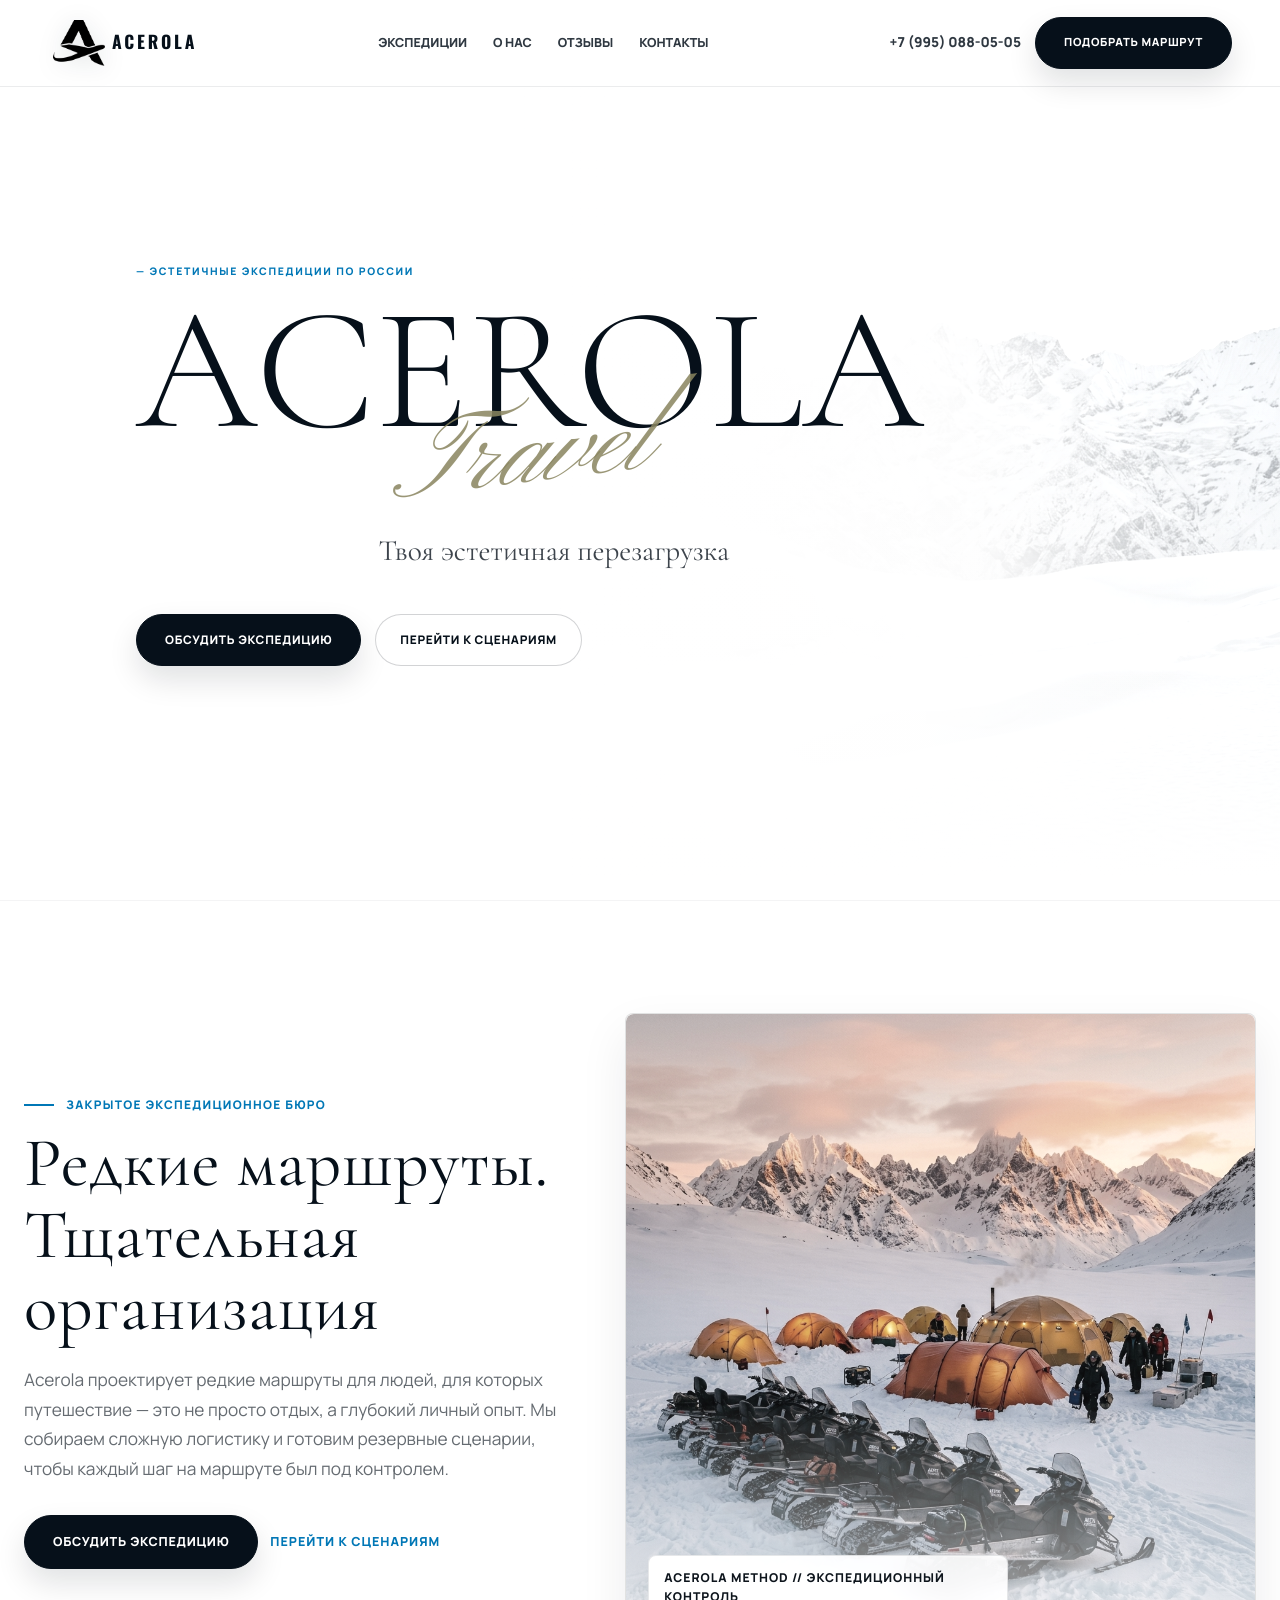
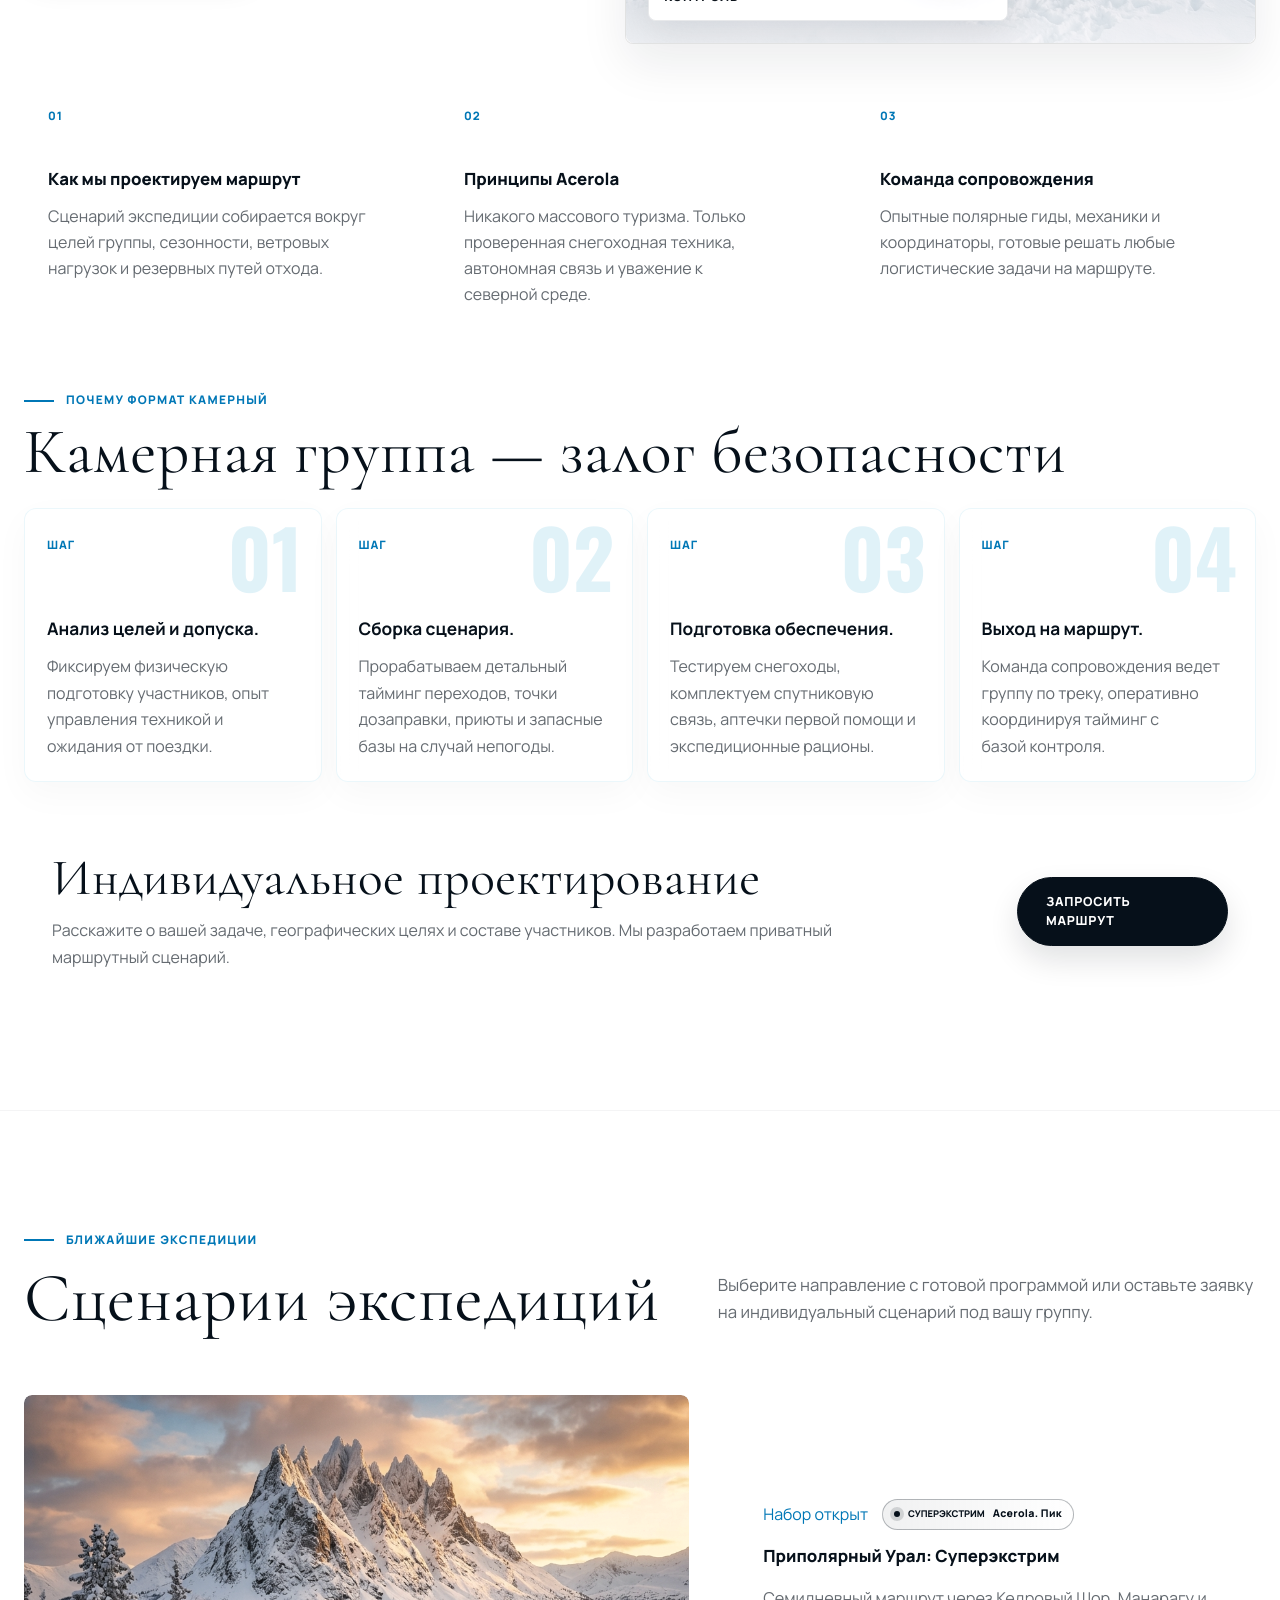
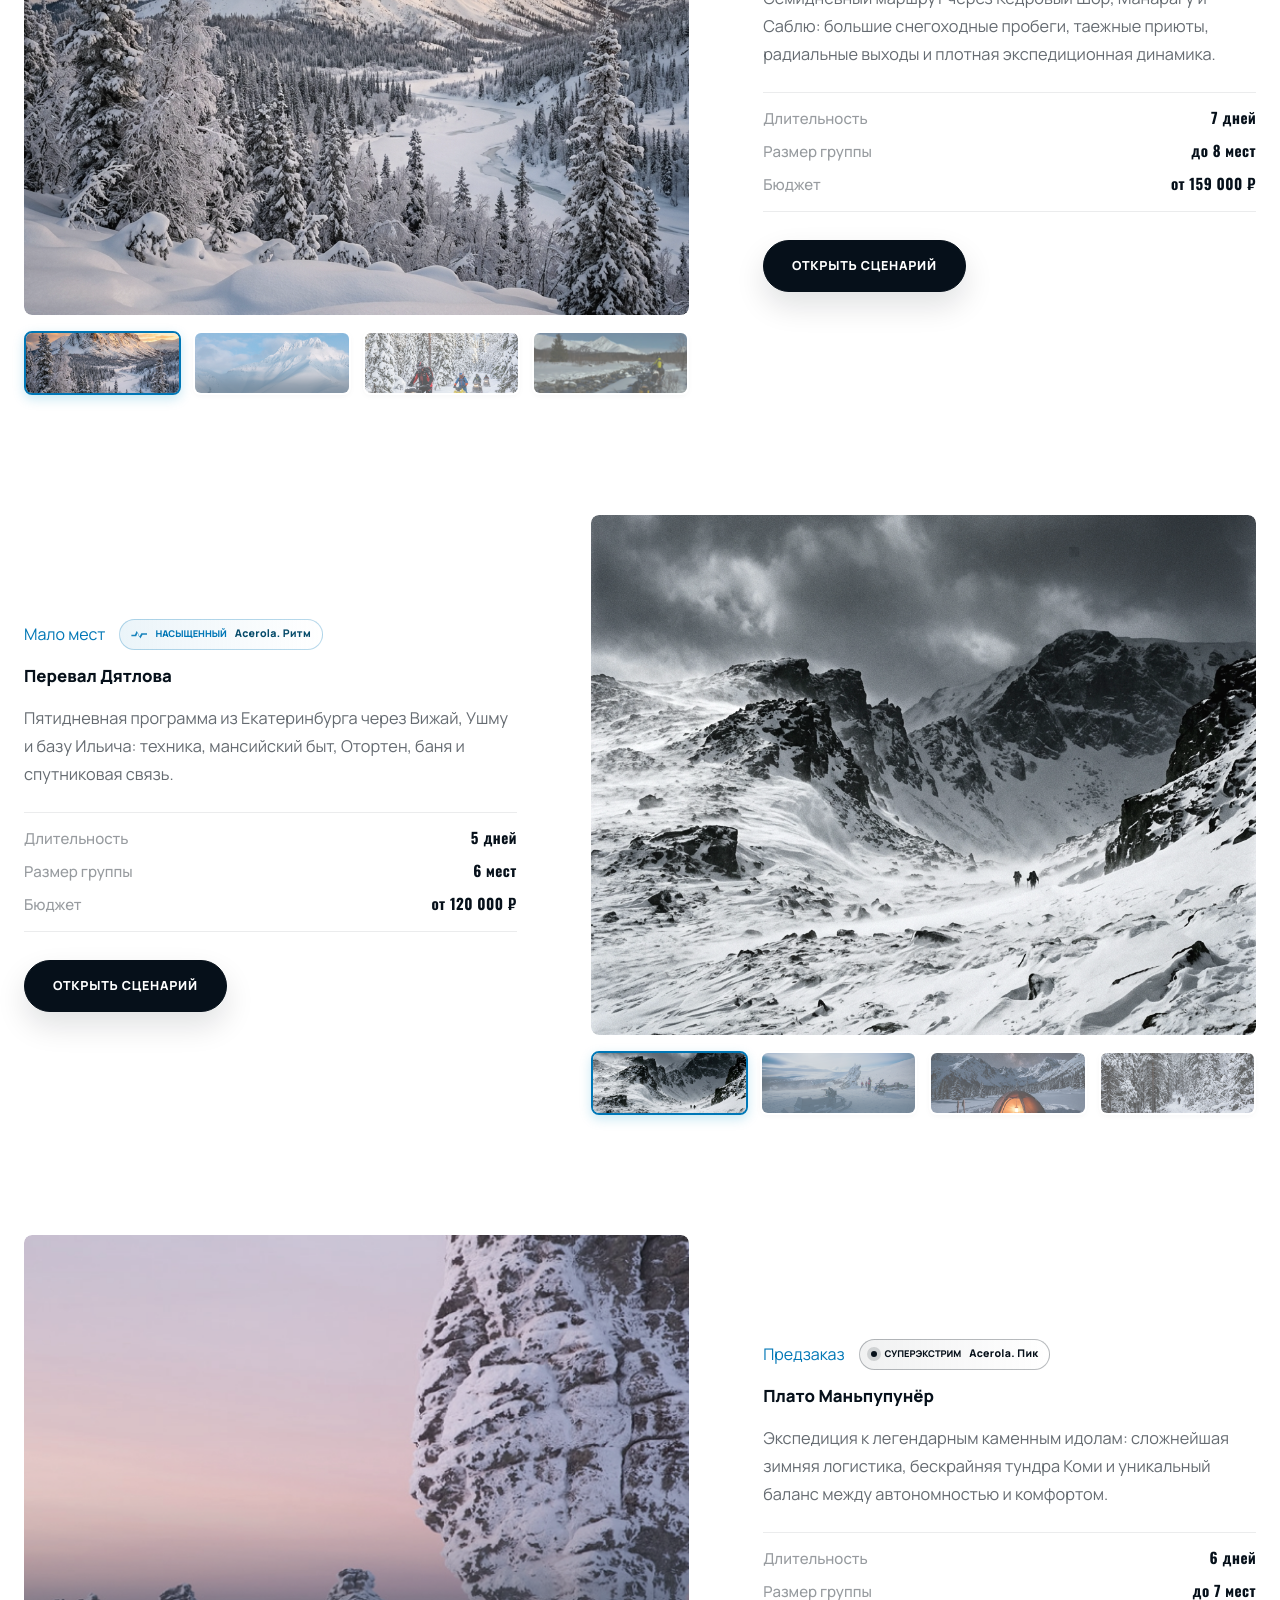
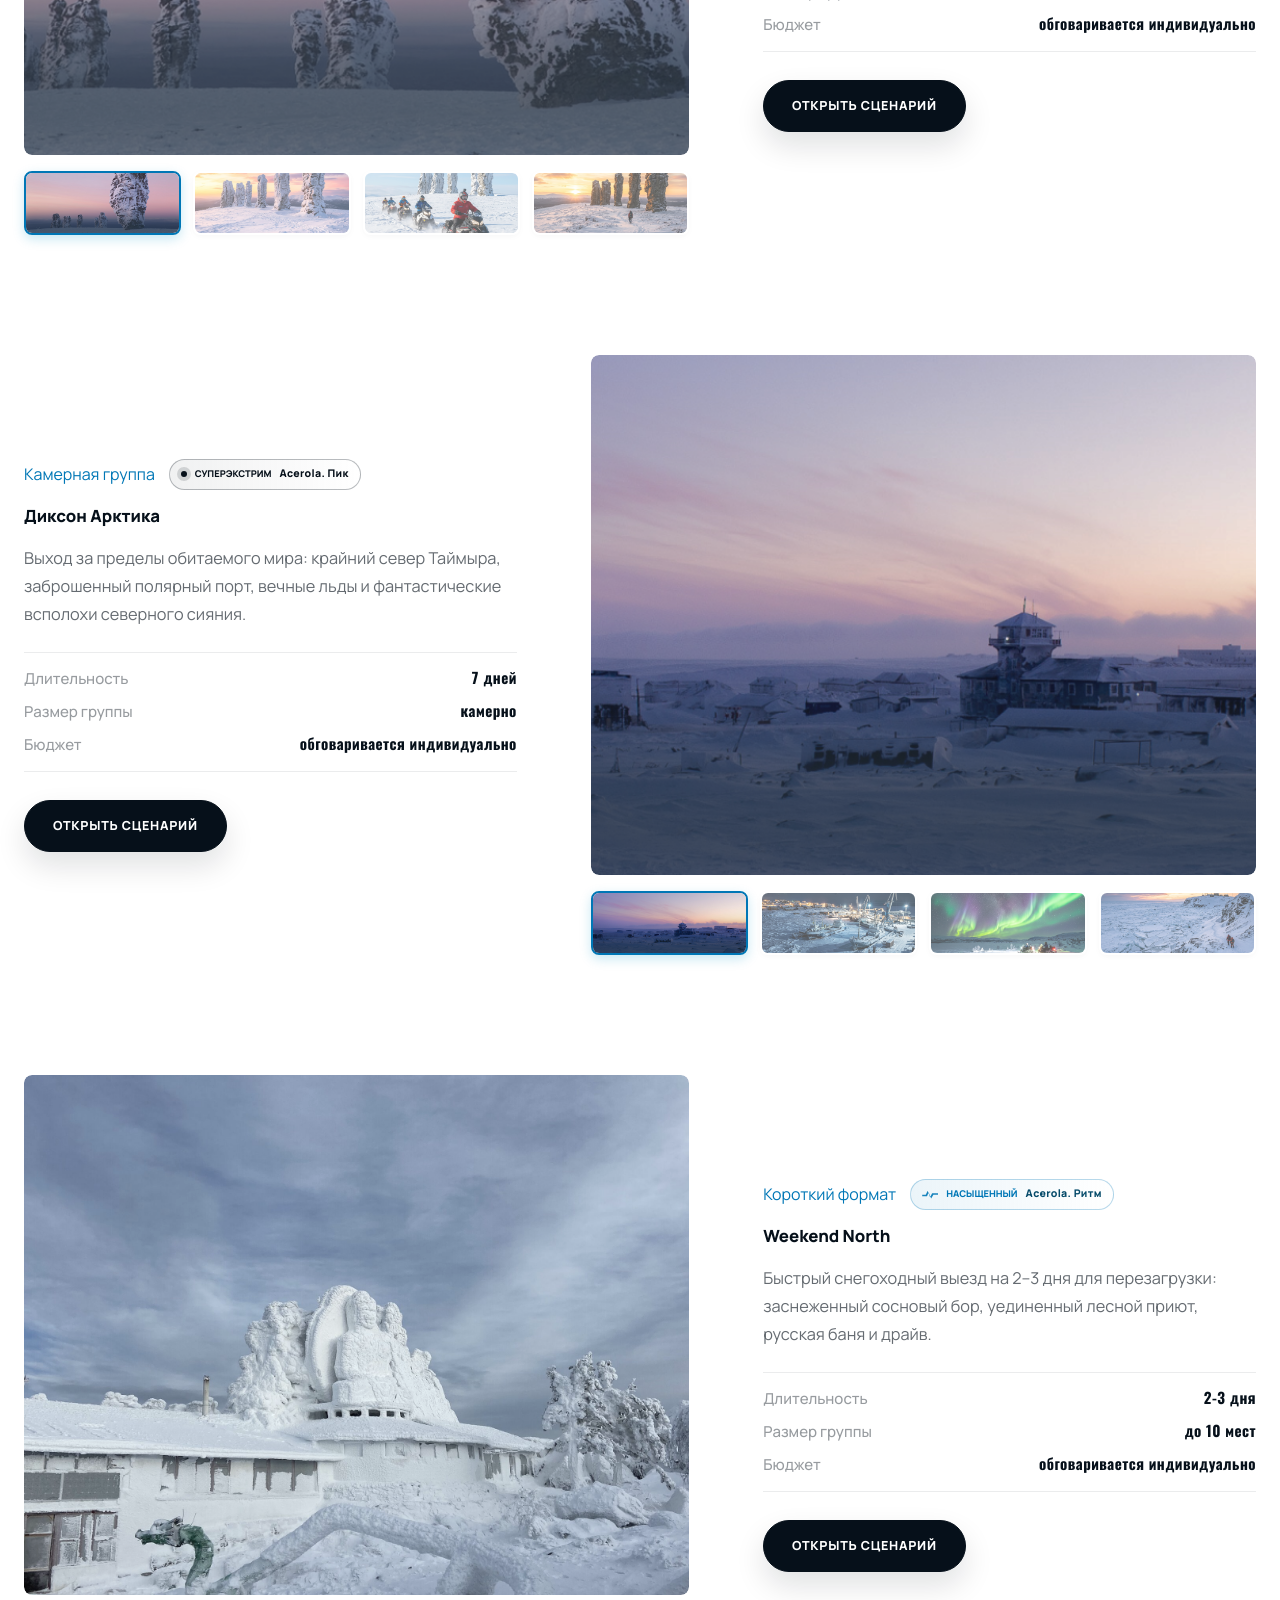
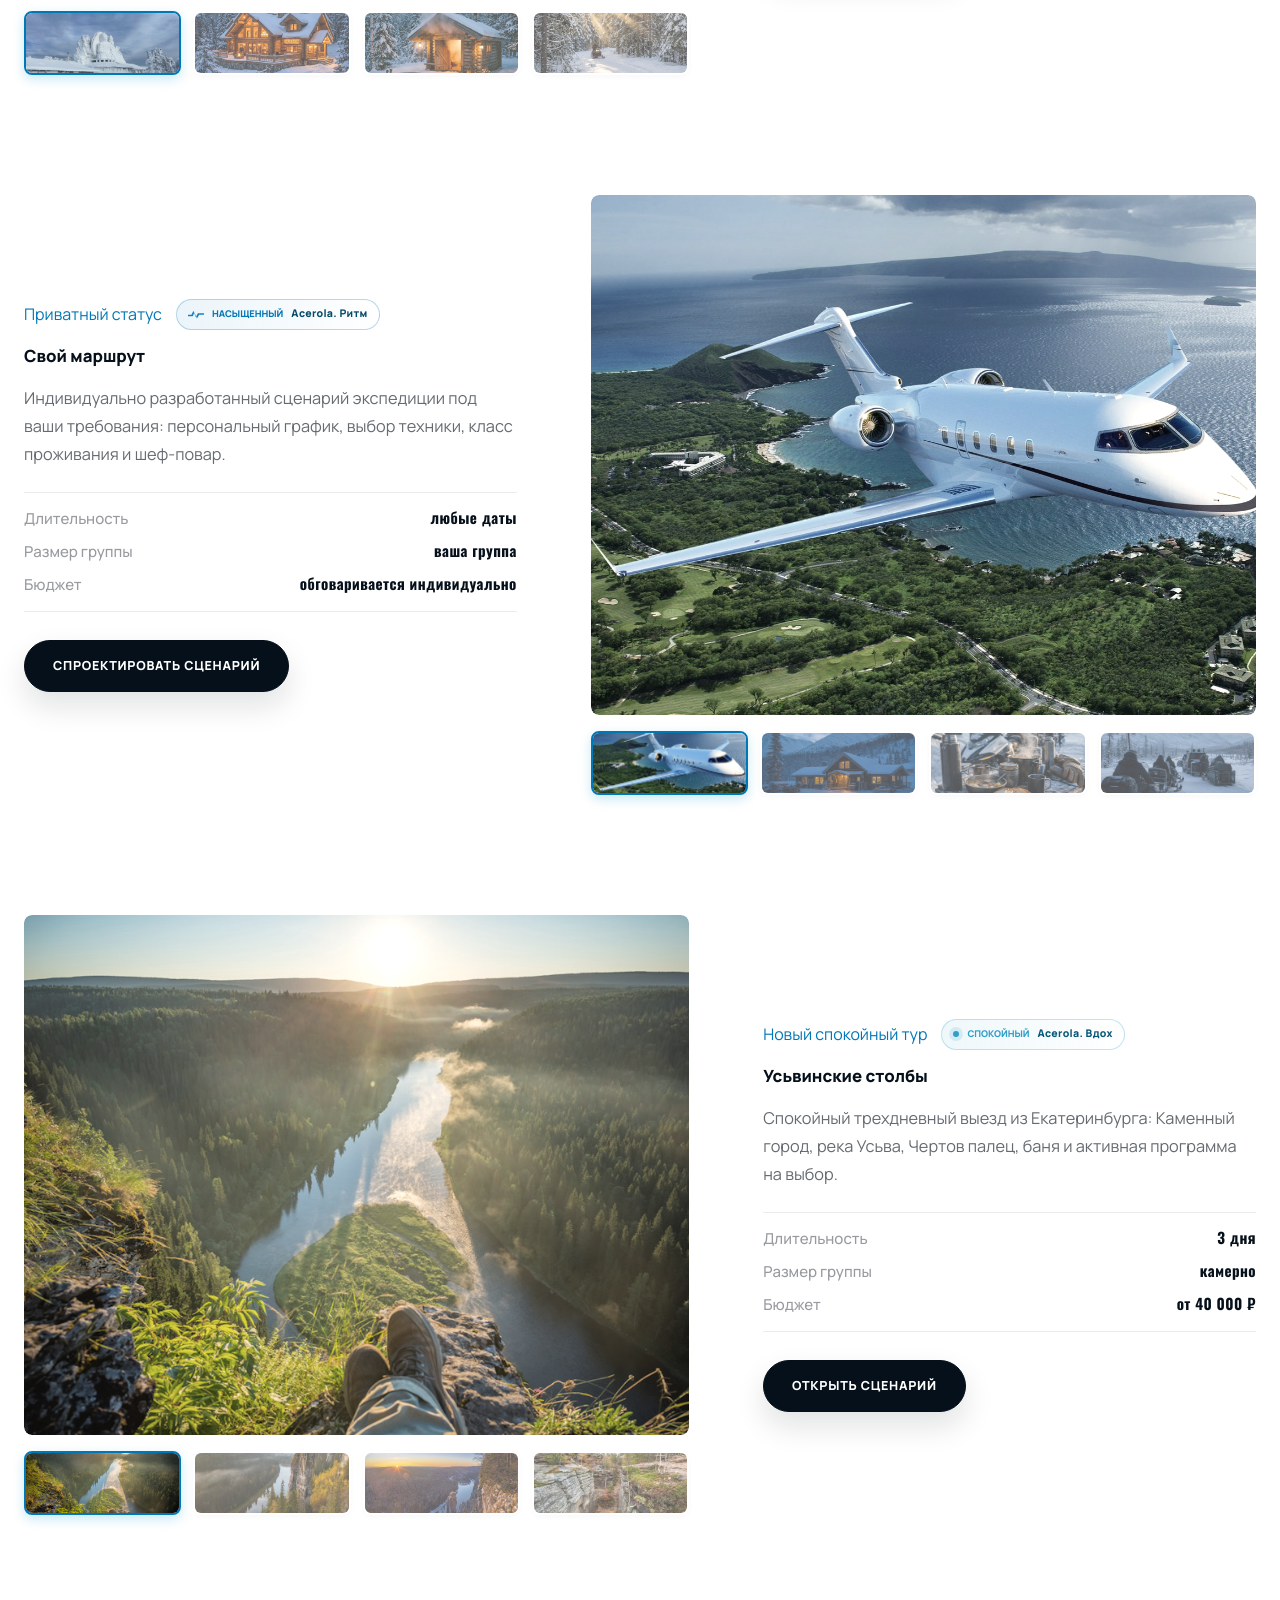
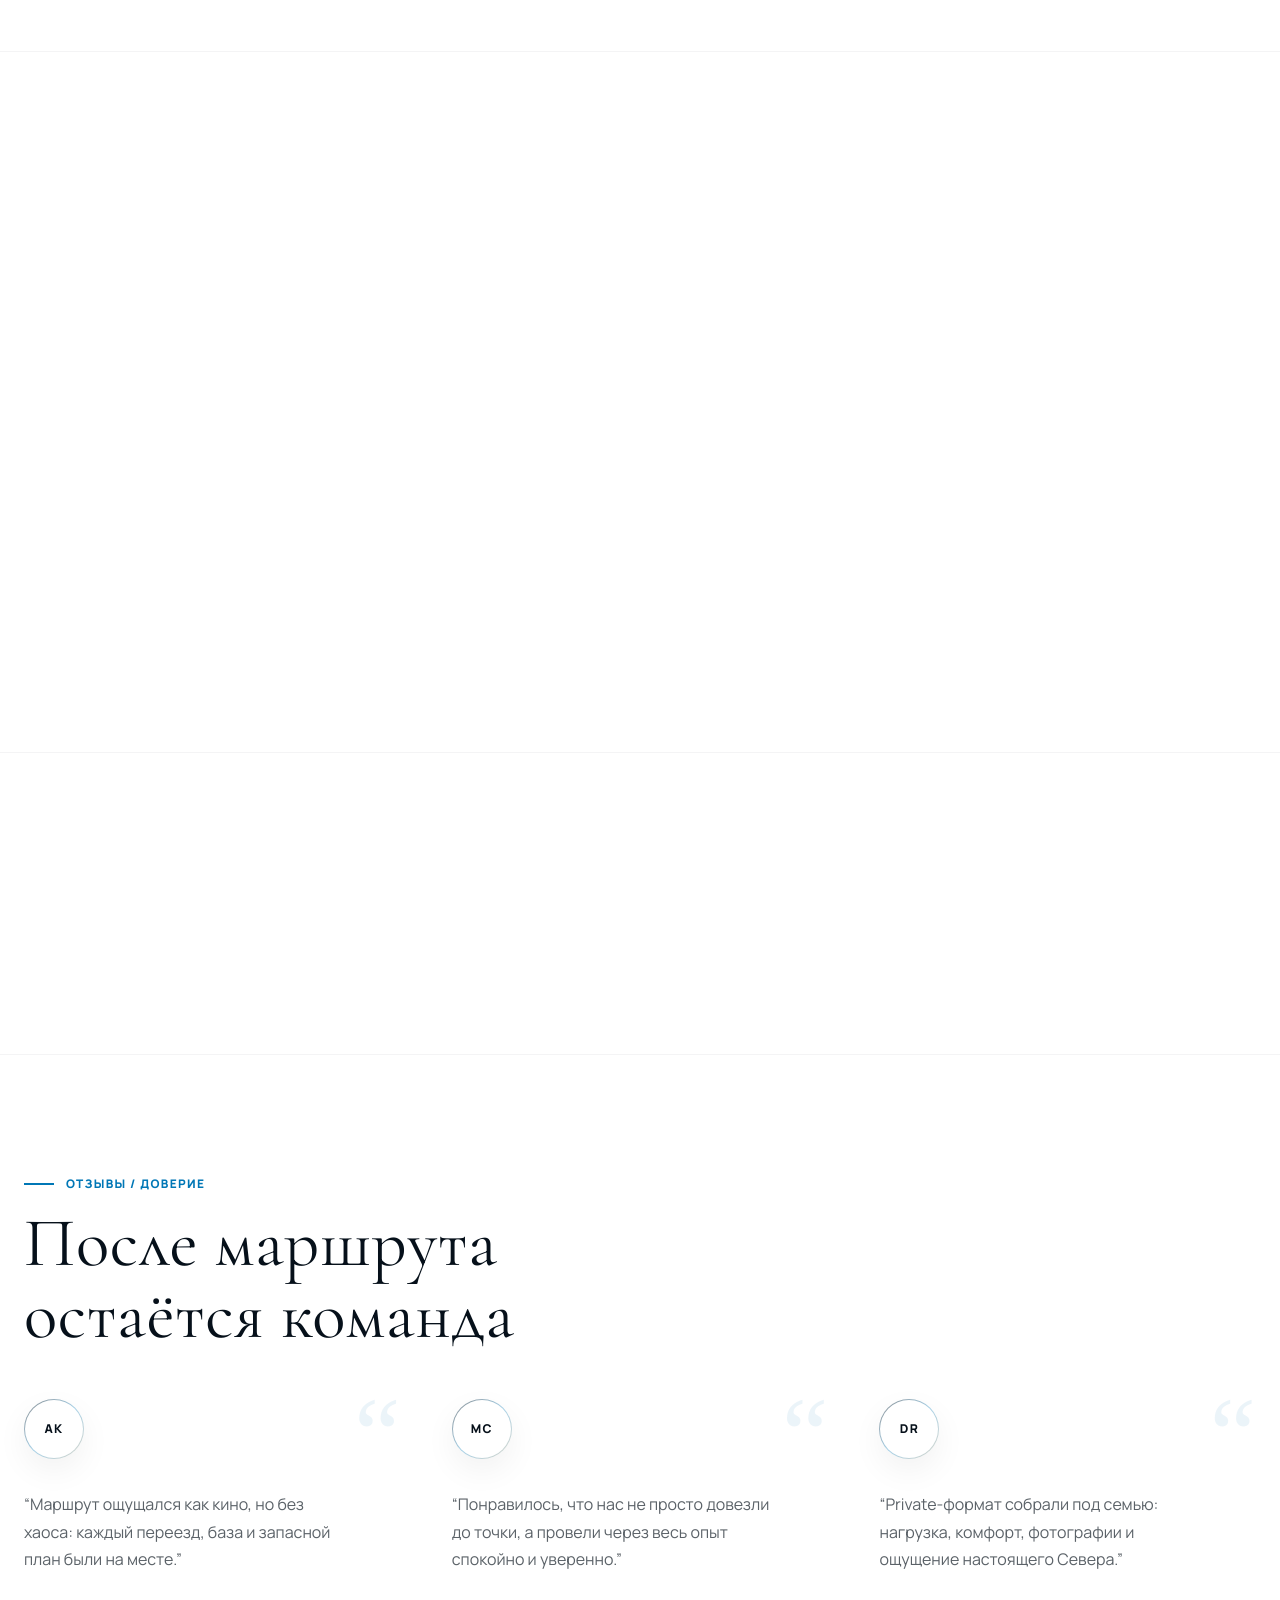
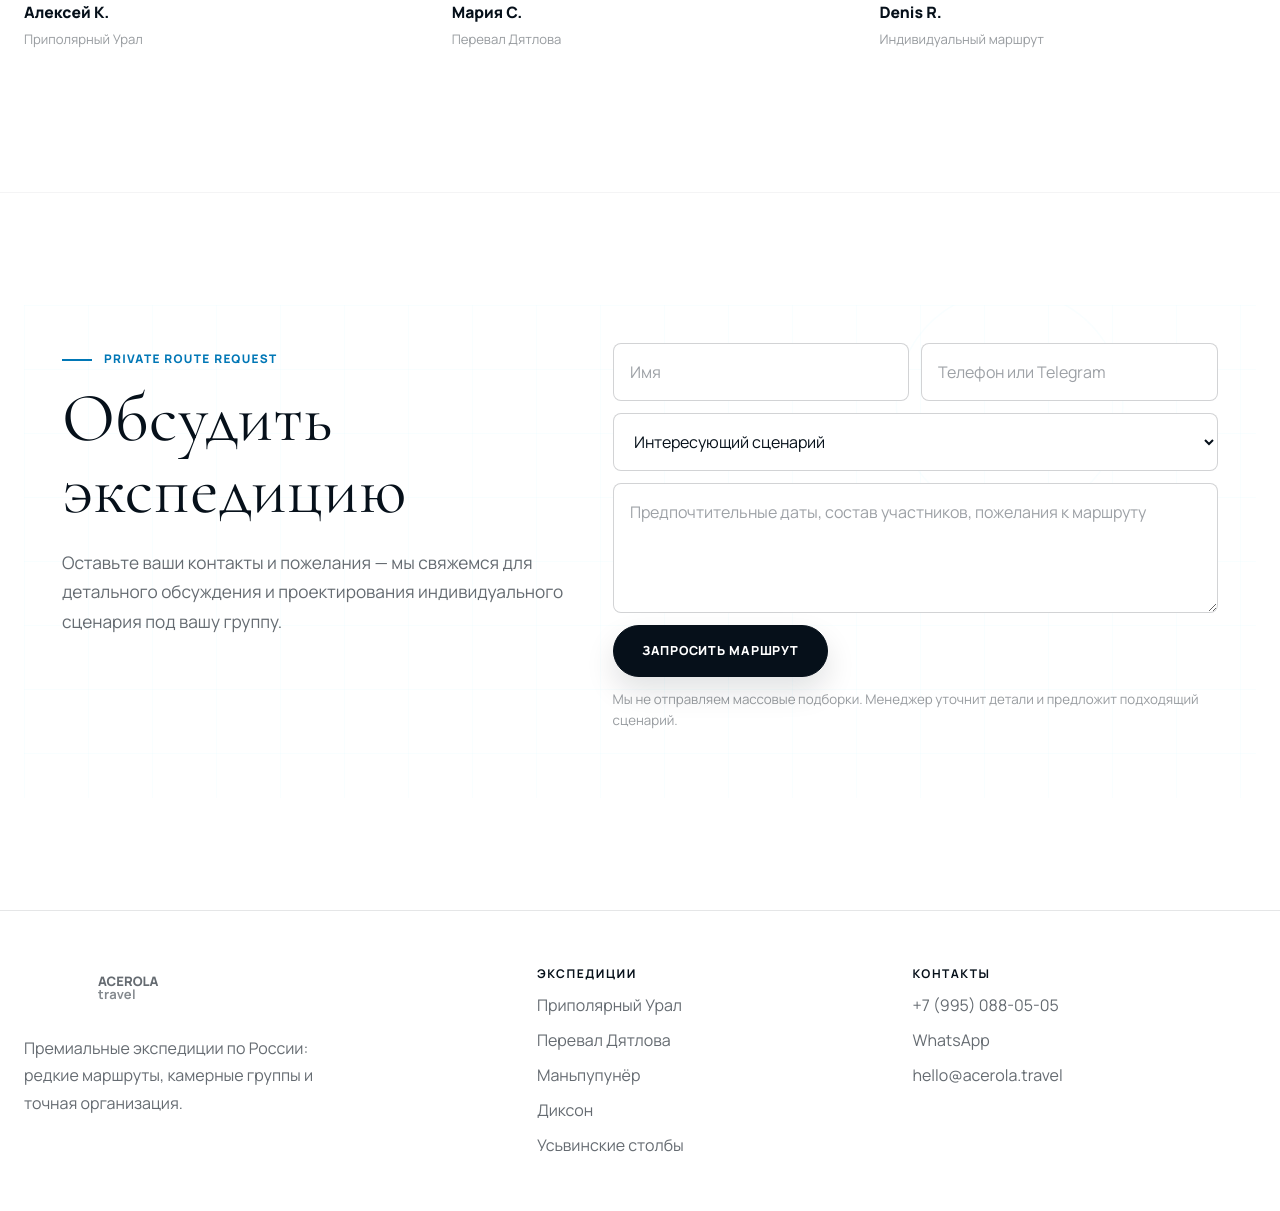
<file: index.html>
<!doctype html>
<html lang="ru">
<head>
  <meta charset="UTF-8">
  <meta name="viewport" content="width=device-width, initial-scale=1.0">
  <title>Acerola Travel — премиальные экспедиции по России</title>
  <meta name="description" content="Авторские экспедиции Acerola Travel: редкие маршруты, камерные группы, сильная организация и индивидуальные путешествия по России.">
  <script>
    document.documentElement.classList.add('fonts-loading');
  </script>
  <link rel="preconnect" href="https://fonts.googleapis.com">
  <link rel="preconnect" href="https://fonts.gstatic.com" crossorigin>
  <link href="https://fonts.googleapis.com/css2?family=Cormorant+Garamond:ital,wght@0,300;0,400;0,600;1,300;1,400&family=Pinyon+Script&family=Manrope:wght@400;500;600;700;800;900&family=Oswald:wght@500;600;700&display=block" rel="stylesheet">
  <script>
    (function () {
      var root = document.documentElement;
      var reveal = function () {
        root.classList.remove('fonts-loading');
        root.classList.add('fonts-ready');
      };

      if (!document.fonts) {
        reveal();
        return;
      }

      Promise.all([
        document.fonts.load('300 120px "Cormorant Garamond"'),
        document.fonts.load('400 110px "Pinyon Script"')
      ]).then(reveal, reveal);

      window.setTimeout(reveal, 2400);
    }());
  </script>
  <link rel="stylesheet" href="assets/css/base.css">
  <link rel="stylesheet" href="assets/css/configurator.css">
  <link rel="stylesheet" href="assets/css/lab-home.css">
  <link rel="stylesheet" href="assets/css/lab-responsive.css">
  <link rel="stylesheet" href="assets/css/lab-expeditions.css">
  <link rel="stylesheet" href="assets/css/dossier.css">
  <link rel="stylesheet" href="assets/css/dossier-route.css">
  <link rel="stylesheet" href="assets/css/dossier-responsive.css">
  <link rel="stylesheet" href="assets/css/premium.css">
</head>
<body class="home lab-home">
  <header class="site-header home-hero-header lab-header">
    <div class="header-inner lab-header-inner">
      <a class="brand lab-brand" href="index.html" aria-label="Acerola Travel">
        <img src="assets/images/logo.png" alt="Acerola Travel">
        <span class="brand-text">ACEROLA</span>
      </a>
      <nav class="main-nav lab-nav" aria-label="Основная навигация">
        <a href="#expeditions">Экспедиции</a>
        <a href="#about">О нас</a>
        <a href="#reviews">Отзывы</a>
        <a href="#contact">Контакты</a>
      </nav>
      <div class="lab-header-actions">
        <a class="lab-header-phone" href="tel:+79950880505">+7 (995) 088-05-05</a>
        <a class="btn lab-btn lab-btn-primary lab-header-cta" href="#contact">Подобрать маршрут</a>
        <button class="menu-toggle lab-menu-toggle" aria-label="Открыть меню" type="button">
          <span></span>
          <span></span>
          <span></span>
        </button>
      </div>
    </div>
  </header>

  <main>
    <section class="hero-reference lab-hero">
      <div class="hero-ref-bg">
        <div class="hero-ref-left-fade"></div>
        <img class="hero-ref-img" src="assets/images/hero_expedition_tents_white.png" alt="Expedition Base Camp">
      </div>

      <div class="container hero-ref-container">
        <div class="hero-ref-copy" data-reveal>
          <span class="hero-ref-kicker">— ЭСТЕТИЧНЫЕ ЭКСПЕДИЦИИ ПО РОССИИ</span>
          
          <div class="hero-ref-title-wrap">
            <h1 class="hero-ref-title">ACEROLA</h1>
            <span class="hero-ref-title-script">Travel</span>
          </div>

          <p class="hero-ref-lead">Твоя эстетичная перезагрузка</p>
          
          <div class="hero-ref-actions">
            <a class="btn btn-navy" href="#contact">ОБСУДИТЬ ЭКСПЕДИЦИЮ</a>
            <a class="btn-text" href="#expeditions">ПЕРЕЙТИ К СЦЕНАРИЯМ</a>
          </div>
        </div>
      </div>
    </section>

    <section class="section lab-about" id="about">
      <div class="container lab-about-hero">
        <div class="lab-about-copy" data-reveal>
          <span class="lab-kicker">Закрытое экспедиционное бюро</span>
          <h2>Редкие маршруты. Тщательная организация</h2>
          <p class="lead">Acerola проектирует редкие маршруты для людей, для которых путешествие — это не просто отдых, а глубокий личный опыт. Мы собираем сложную логистику и готовим резервные сценарии, чтобы каждый шаг на маршруте был под контролем.</p>
          <div class="lab-about-actions">
            <a class="btn lab-btn lab-btn-primary" href="#contact">Обсудить экспедицию</a>
            <a class="lab-about-link" href="#expeditions">Перейти к сценариям</a>
          </div>
        </div>
        <figure class="lab-about-image" data-reveal>
          <img src="assets/images/about_expedition.png" alt="Зимняя арктическая экспедиция Acerola Bureau">
          <figcaption class="lab-about-badge">ACEROLA METHOD // экспедиционный контроль</figcaption>
        </figure>
      </div>

      <div class="container lab-about-cards">
        <article class="lab-about-card" data-reveal>
          <span>01</span>
          <h3>Как мы проектируем маршрут</h3>
          <p>Сценарий экспедиции собирается вокруг целей группы, сезонности, ветровых нагрузок и резервных путей отхода.</p>
        </article>
        <article class="lab-about-card" data-reveal>
          <span>02</span>
          <h3>Принципы Acerola</h3>
          <p>Никакого массового туризма. Только проверенная снегоходная техника, автономная связь и уважение к северной среде.</p>
        </article>
        <article class="lab-about-card" data-reveal>
          <span>03</span>
          <h3>Команда сопровождения</h3>
          <p>Опытные полярные гиды, механики и координаторы, готовые решать любые логистические задачи на маршруте.</p>
        </article>
      </div>

      <div class="container lab-about-process" data-reveal>
        <div class="lab-about-process-head">
          <div>
            <span class="lab-kicker">Почему формат камерный</span>
            <h3>Камерная группа — залог безопасности</h3>
          </div>
        </div>
        <div class="lab-process-grid">
          <article class="lab-process-step">
            <span>Шаг</span>
            <h4>Анализ целей и допуска.</h4>
            <p>Фиксируем физическую подготовку участников, опыт управления техникой и ожидания от поездки.</p>
          </article>
          <article class="lab-process-step">
            <span>Шаг</span>
            <h4>Сборка сценария.</h4>
            <p>Прорабатываем детальный тайминг переходов, точки дозаправки, приюты и запасные базы на случай непогоды.</p>
          </article>
          <article class="lab-process-step">
            <span>Шаг</span>
            <h4>Подготовка обеспечения.</h4>
            <p>Тестируем снегоходы, комплектуем спутниковую связь, аптечки первой помощи и экспедиционные рационы.</p>
          </article>
          <article class="lab-process-step">
            <span>Шаг</span>
            <h4>Выход на маршрут.</h4>
            <p>Команда сопровождения ведет группу по треку, оперативно координируя тайминг с базой контроля.</p>
          </article>
        </div>
      </div>

      <div class="container lab-about-cta" data-reveal>
        <div>
          <h3>Индивидуальное проектирование</h3>
          <p>Расскажите о вашей задаче, географических целях и составе участников. Мы разработаем приватный маршрутный сценарий.</p>
        </div>
        <a class="btn lab-btn lab-btn-primary" href="#contact">Запросить маршрут</a>
      </div>
    </section>

    <section class="section lab-expeditions" id="expeditions">
      <div class="container">
        <div class="section-head lab-section-head" data-reveal>
          <div>
            <span class="lab-kicker">Ближайшие экспедиции</span>
            <h2>Сценарии экспедиций</h2>
          </div>
          <p class="lead">Выберите направление с готовой программой или оставьте заявку на индивидуальный сценарий под вашу группу.</p>
        </div>

                <div class="lab-editorial-dossiers" data-reveal>
          
          <!-- Expedition 01 -->
          <article class="editorial-dossier-row" id="dossier-01">
            <div class="editorial-media-column">
              <div class="editorial-image-wrapper">
                <div class="media-zoom-overlay" onclick="window.openLightbox(document.getElementById('main-img-01').src)">
                  <span class="zoom-icon" aria-hidden="true"></span>
                  <span>увеличить фото</span>
                </div>
                <img id="main-img-01" class="editorial-main-img" src="assets/images/manaraga_winter.png" alt="Приполярный Урал: Суперэкстрим" onclick="window.openLightbox(this.src)">
              </div>
              <div class="editorial-thumbs">
                <img class="editorial-thumb active" src="assets/images/manaraga_winter.png" onclick="window.swapEditorialPhoto('01', 'assets/images/manaraga_winter.png', this)" alt="Приполярный Урал зимой">
                <img class="editorial-thumb" src="assets/images/card-pripolyarny.png" onclick="window.swapEditorialPhoto('01', 'assets/images/card-pripolyarny.png', this)" alt="Снегоходная экспедиция">
                <img class="editorial-thumb" src="assets/images/pripolyarny_taiga.png" onclick="window.swapEditorialPhoto('01', 'assets/images/pripolyarny_taiga.png', this)" alt="Приполярная тайга">
                <img class="editorial-thumb" src="assets/images/hero-snowmobile.png" onclick="window.swapEditorialPhoto('01', 'assets/images/hero-snowmobile.png', this)" alt="Снегоходный маршрут">
              </div>
              <div class="editorial-stamp"><span>01</span></div>
            </div>
            
            <div class="editorial-info-column">
              <div class="editorial-meta-line">
                <span class="dossier-status status-open">Набор открыт</span>
              </div>
              <h3>Приполярный Урал: Суперэкстрим</h3>
              <p class="editorial-desc">Семидневный маршрут через Кедровый Шор, Манарагу и Саблю: большие снегоходные пробеги, таежные приюты, радиальные выходы и плотная экспедиционная динамика.</p>
              <div class="editorial-facts-table">
                <div class="fact-item">
                  <span class="fact-label">Длительность</span>
                  <span class="fact-value">7 дней</span>
                </div>
                <div class="fact-item">
                  <span class="fact-label">Размер группы</span>
                  <span class="fact-value">до 8 мест</span>
                </div>
                <div class="fact-item">
                  <span class="fact-label">Бюджет</span>
                  <span class="fact-value">от 159 000 ₽</span>
                </div>
              </div>
              <a class="btn lab-btn lab-btn-primary editorial-cta-btn" href="expeditions/pripolyarny-ural.html">Открыть сценарий</a>
            </div>
          </article>

          <!-- Expedition 02 -->
          <article class="editorial-dossier-row" id="dossier-02">
            <div class="editorial-media-column">
              <div class="editorial-image-wrapper">
                <div class="media-zoom-overlay" onclick="window.openLightbox(document.getElementById('main-img-02').src)">
                  <span class="zoom-icon" aria-hidden="true"></span>
                  <span>увеличить фото</span>
                </div>
                <img id="main-img-02" class="editorial-main-img" src="assets/images/dyatlov_pass_winter.png" alt="Перевал Дятлова" onclick="window.openLightbox(this.src)">
              </div>
              <div class="editorial-thumbs">
                <img class="editorial-thumb active" src="assets/images/dyatlov_pass_winter.png" onclick="window.swapEditorialPhoto('02', 'assets/images/dyatlov_pass_winter.png', this)" alt="Перевал зимой">
                <img class="editorial-thumb" src="assets/images/card-dyatlov.png" onclick="window.swapEditorialPhoto('02', 'assets/images/card-dyatlov.png', this)" alt="Перевал Дятлова обложка">
                <img class="editorial-thumb" src="assets/images/dyatlov_tent.png" onclick="window.swapEditorialPhoto('02', 'assets/images/dyatlov_tent.png', this)" alt="Палатка на перевале">
                <img class="editorial-thumb" src="assets/images/dyatlov_forest.png" onclick="window.swapEditorialPhoto('02', 'assets/images/dyatlov_forest.png', this)" alt="Таежный лес у перевала">
              </div>
              <div class="editorial-stamp"><span>02</span></div>
            </div>
            
            <div class="editorial-info-column">
              <div class="editorial-meta-line">
                <span class="dossier-status status-limited">Мало мест</span>
              </div>
              <h3>Перевал Дятлова</h3>
              <p class="editorial-desc">Пятидневная программа из Екатеринбурга через Вижай, Ушму и базу Ильича: техника, мансийский быт, Отортен, баня и спутниковая связь.</p>
              <div class="editorial-facts-table">
                <div class="fact-item">
                  <span class="fact-label">Длительность</span>
                  <span class="fact-value">5 дней</span>
                </div>
                <div class="fact-item">
                  <span class="fact-label">Размер группы</span>
                  <span class="fact-value">6 мест</span>
                </div>
                <div class="fact-item">
                  <span class="fact-label">Бюджет</span>
                  <span class="fact-value">от 120 000 ₽</span>
                </div>
              </div>
              <a class="btn lab-btn lab-btn-primary editorial-cta-btn" href="expeditions/dyatlov-pass.html">Открыть сценарий</a>
            </div>
          </article>

          <!-- Expedition 03 -->
          <article class="editorial-dossier-row" id="dossier-03">
            <div class="editorial-media-column">
              <div class="editorial-image-wrapper">
                <div class="media-zoom-overlay" onclick="window.openLightbox(document.getElementById('main-img-03').src)">
                  <span class="zoom-icon" aria-hidden="true"></span>
                  <span>увеличить фото</span>
                </div>
                <img id="main-img-03" class="editorial-main-img" src="assets/images/card-manypupuner.png" alt="Плато Маньпупунёр" onclick="window.openLightbox(this.src)">
              </div>
              <div class="editorial-thumbs">
                <img class="editorial-thumb active" src="assets/images/card-manypupuner.png" onclick="window.swapEditorialPhoto('03', 'assets/images/card-manypupuner.png', this)" alt="Маньпупунер обложка">
                <img class="editorial-thumb" src="assets/images/manypupuner_pillars.png" onclick="window.swapEditorialPhoto('03', 'assets/images/manypupuner_pillars.png', this)" alt="Столбы выветривания">
                <img class="editorial-thumb" src="assets/images/manypupuner_snowmobiles.png" onclick="window.swapEditorialPhoto('03', 'assets/images/manypupuner_snowmobiles.png', this)" alt="Снегоходы на плато">
                <img class="editorial-thumb" src="assets/images/manypupuner_sunset.png" onclick="window.swapEditorialPhoto('03', 'assets/images/manypupuner_sunset.png', this)" alt="Закат на плато Маньпупунёр">
              </div>
              <div class="editorial-stamp"><span>03</span></div>
            </div>
            
            <div class="editorial-info-column">
              <div class="editorial-meta-line">
                <span class="dossier-status status-order">Предзаказ</span>
              </div>
              <h3>Плато Маньпупунёр</h3>
              <p class="editorial-desc">Экспедиция к легендарным каменным идолам: сложнейшая зимняя логистика, бескрайняя тундра Коми и уникальный баланс между автономностью и комфортом.</p>
              <div class="editorial-facts-table">
                <div class="fact-item">
                  <span class="fact-label">Длительность</span>
                  <span class="fact-value">6 дней</span>
                </div>
                <div class="fact-item">
                  <span class="fact-label">Размер группы</span>
                  <span class="fact-value">до 7 мест</span>
                </div>
                <div class="fact-item">
                  <span class="fact-label">Бюджет</span>
                  <span class="fact-value">обговаривается индивидуально</span>
                </div>
              </div>
              <a class="btn lab-btn lab-btn-primary editorial-cta-btn" href="expeditions/manypupuner.html">Открыть сценарий</a>
            </div>
          </article>

          <!-- Expedition 04 -->
          <article class="editorial-dossier-row" id="dossier-04">
            <div class="editorial-media-column">
              <div class="editorial-image-wrapper">
                <div class="media-zoom-overlay" onclick="window.openLightbox(document.getElementById('main-img-04').src)">
                  <span class="zoom-icon" aria-hidden="true"></span>
                  <span>увеличить фото</span>
                </div>
                <img id="main-img-04" class="editorial-main-img" src="assets/images/card-dikson.png" alt="Диксон Арктика" onclick="window.openLightbox(this.src)">
              </div>
              <div class="editorial-thumbs">
                <img class="editorial-thumb active" src="assets/images/card-dikson.png" onclick="window.swapEditorialPhoto('04', 'assets/images/card-dikson.png', this)" alt="Диксон обложка">
                <img class="editorial-thumb" src="assets/images/dikson_port.png" onclick="window.swapEditorialPhoto('04', 'assets/images/dikson_port.png', this)" alt="Порт Диксон">
                <img class="editorial-thumb" src="assets/images/arctic_aurora.png" onclick="window.swapEditorialPhoto('04', 'assets/images/arctic_aurora.png', this)" alt="Полярное сияние">
                <img class="editorial-thumb" src="assets/images/dikson_ice.png" onclick="window.swapEditorialPhoto('04', 'assets/images/dikson_ice.png', this)" alt="Арктический паковый лед">
              </div>
              <div class="editorial-stamp"><span>04</span></div>
            </div>
            
            <div class="editorial-info-column">
              <div class="editorial-meta-line">
                <span class="dossier-status status-private">Камерная группа</span>
              </div>
              <h3>Диксон Арктика</h3>
              <p class="editorial-desc">Выход за пределы обитаемого мира: крайний север Таймыра, заброшенный полярный порт, вечные льды и фантастические всполохи северного сияния.</p>
              <div class="editorial-facts-table">
                <div class="fact-item">
                  <span class="fact-label">Длительность</span>
                  <span class="fact-value">7 дней</span>
                </div>
                <div class="fact-item">
                  <span class="fact-label">Размер группы</span>
                  <span class="fact-value">камерно</span>
                </div>
                <div class="fact-item">
                  <span class="fact-label">Бюджет</span>
                  <span class="fact-value">обговаривается индивидуально</span>
                </div>
              </div>
              <a class="btn lab-btn lab-btn-primary editorial-cta-btn" href="expeditions/dikson.html">Открыть сценарий</a>
            </div>
          </article>

          <!-- Expedition 05 -->
          <article class="editorial-dossier-row" id="dossier-05">
            <div class="editorial-media-column">
              <div class="editorial-image-wrapper">
                <div class="media-zoom-overlay" onclick="window.openLightbox(document.getElementById('main-img-05').src)">
                  <span class="zoom-icon" aria-hidden="true"></span>
                  <span>увеличить фото</span>
                </div>
                <img id="main-img-05" class="editorial-main-img" src="assets/images/card-weekend.jpeg" alt="Weekend North" onclick="window.openLightbox(this.src)">
              </div>
              <div class="editorial-thumbs">
                <img class="editorial-thumb active" src="assets/images/card-weekend.jpeg" onclick="window.swapEditorialPhoto('05', 'assets/images/card-weekend.jpeg', this)" alt="Weekend North обложка">
                <img class="editorial-thumb" src="assets/images/weekend_lodge.png" onclick="window.swapEditorialPhoto('05', 'assets/images/weekend_lodge.png', this)" alt="Экспедиционный приют">
                <img class="editorial-thumb" src="assets/images/winter_banya.png" onclick="window.swapEditorialPhoto('05', 'assets/images/winter_banya.png', this)" alt="Зимняя баня">
                <img class="editorial-thumb" src="assets/images/weekend_forest.png" onclick="window.swapEditorialPhoto('05', 'assets/images/weekend_forest.png', this)" alt="Снегоходный след в сосновом бору">
              </div>
              <div class="editorial-stamp"><span>05</span></div>
            </div>
            
            <div class="editorial-info-column">
              <div class="editorial-meta-line">
                <span class="dossier-status status-open">Короткий формат</span>
              </div>
              <h3>Weekend North</h3>
              <p class="editorial-desc">Быстрый снегоходный выезд на 2–3 дня для перезагрузки: заснеженный сосновый бор, уединенный лесной приют, русская баня и драйв.</p>
              <div class="editorial-facts-table">
                <div class="fact-item">
                  <span class="fact-label">Длительность</span>
                  <span class="fact-value">2-3 дня</span>
                </div>
                <div class="fact-item">
                  <span class="fact-label">Размер группы</span>
                  <span class="fact-value">до 10 мест</span>
                </div>
                <div class="fact-item">
                  <span class="fact-label">Бюджет</span>
                  <span class="fact-value">обговаривается индивидуально</span>
                </div>
              </div>
              <a class="btn lab-btn lab-btn-primary editorial-cta-btn" href="expeditions/weekend.html">Открыть сценарий</a>
            </div>
          </article>

          <!-- Expedition 06 -->
          <article class="editorial-dossier-row" id="dossier-06">
            <div class="editorial-media-column">
              <div class="editorial-image-wrapper">
                <div class="media-zoom-overlay" onclick="window.openLightbox(document.getElementById('main-img-06').src)">
                  <span class="zoom-icon" aria-hidden="true"></span>
                  <span>увеличить фото</span>
                </div>
                <img id="main-img-06" class="editorial-main-img" src="assets/images/card-custom.png" alt="Свой маршрут" onclick="window.openLightbox(this.src)">
              </div>
              <div class="editorial-thumbs">
                <img class="editorial-thumb active" src="assets/images/card-custom.png" onclick="window.swapEditorialPhoto('06', 'assets/images/card-custom.png', this)" alt="Свой маршрут обложка">
                <img class="editorial-thumb" src="assets/images/comfort-lodging.png" onclick="window.swapEditorialPhoto('06', 'assets/images/comfort-lodging.png', this)" alt="Премиальное проживание">
                <img class="editorial-thumb" src="assets/images/comfort-food.png" onclick="window.swapEditorialPhoto('06', 'assets/images/comfort-food.png', this)" alt="Питание">
                <img class="editorial-thumb" src="assets/images/comfort-transport.png" onclick="window.swapEditorialPhoto('06', 'assets/images/comfort-transport.png', this)" alt="Снегоходы">
              </div>
              <div class="editorial-stamp"><span>06</span></div>
            </div>
            
            <div class="editorial-info-column">
              <div class="editorial-meta-line">
                <span class="dossier-status status-private">Приватный статус</span>
              </div>
              <h3>Свой маршрут</h3>
              <p class="editorial-desc">Индивидуально разработанный сценарий экспедиции под ваши требования: персональный график, выбор техники, класс проживания и шеф-повар.</p>
              <div class="editorial-facts-table">
                <div class="fact-item">
                  <span class="fact-label">Длительность</span>
                  <span class="fact-value">любые даты</span>
                </div>
                <div class="fact-item">
                  <span class="fact-label">Размер группы</span>
                  <span class="fact-value">ваша группа</span>
                </div>
                <div class="fact-item">
                  <span class="fact-label">Бюджет</span>
                  <span class="fact-value">обговаривается индивидуально</span>
                </div>
              </div>
              <a class="btn lab-btn lab-btn-primary editorial-cta-btn" href="expeditions/custom.html">Спроектировать сценарий</a>
            </div>
          </article>

          <!-- Expedition 07 -->
          <article class="editorial-dossier-row" id="dossier-07">
            <div class="editorial-media-column">
              <div class="editorial-image-wrapper">
                <div class="media-zoom-overlay" onclick="window.openLightbox(document.getElementById('main-img-07').src)">
                  <span class="zoom-icon" aria-hidden="true"></span>
                  <span>увеличить фото</span>
                </div>
                <img id="main-img-07" class="editorial-main-img" src="assets/images/usva-pillars-winter.jpg" alt="Усьвинские столбы" onclick="window.openLightbox(this.src)">
              </div>
              <div class="editorial-thumbs">
                <img class="editorial-thumb active" src="assets/images/usva-pillars-winter.jpg" onclick="window.swapEditorialPhoto('07', 'assets/images/usva-pillars-winter.jpg', this)" alt="Усьвинские столбы зимой">
                <img class="editorial-thumb" src="assets/images/usva-pillars-river.jpg" onclick="window.swapEditorialPhoto('07', 'assets/images/usva-pillars-river.jpg', this)" alt="Река Усьва">
                <img class="editorial-thumb" src="assets/images/usva-pillars-snow.jpg" onclick="window.swapEditorialPhoto('07', 'assets/images/usva-pillars-snow.jpg', this)" alt="Зимняя Усьва">
                <img class="editorial-thumb" src="assets/images/usva-stone-city.webp" onclick="window.swapEditorialPhoto('07', 'assets/images/usva-stone-city.webp', this)" alt="Каменный город">
              </div>
              <div class="editorial-stamp"><span>07</span></div>
            </div>

            <div class="editorial-info-column">
              <div class="editorial-meta-line">
                <span class="dossier-status status-open">Новый спокойный тур</span>
              </div>
              <h3>Усьвинские столбы</h3>
              <p class="editorial-desc">Спокойный трехдневный выезд из Екатеринбурга: Каменный город, река Усьва, Чертов палец, баня и активная программа на выбор.</p>
              <div class="editorial-facts-table">
                <div class="fact-item">
                  <span class="fact-label">Длительность</span>
                  <span class="fact-value">3 дня</span>
                </div>
                <div class="fact-item">
                  <span class="fact-label">Размер группы</span>
                  <span class="fact-value">камерно</span>
                </div>
                <div class="fact-item">
                  <span class="fact-label">Бюджет</span>
                  <span class="fact-value">от 40 000 ₽</span>
                </div>
              </div>
              <a class="btn lab-btn lab-btn-primary editorial-cta-btn" href="expeditions/usvinskie-stolby.html">Открыть сценарий</a>
            </div>
          </article>
          
        </div>
      </div>
    </section>

    <section class="section lab-advantages">
      <div class="container">
        <div class="section-head lab-section-head" data-reveal>
          <div>
            <span class="lab-kicker">Почему с нами</span>
            <h2>Организация, которая держит маршрут</h2>
          </div>
        </div>
        <div class="lab-advantage-grid">
          <article class="lab-glass-card" data-reveal>
            <svg viewBox="0 0 24 24" aria-hidden="true"><path d="M12 2 4 6v6c0 5 3.4 8.7 8 10 4.6-1.3 8-5 8-10V6l-8-4Z"/><path d="m9 12 2 2 4-5"/></svg>
            <h3>Маршруты, которых нет в массовом туризме</h3>
            <p>Работаем с направлениями, где важны опыт, логистика и знание местности.</p>
          </article>
          <article class="lab-glass-card" data-reveal>
            <svg viewBox="0 0 24 24" aria-hidden="true"><path d="M6 3v18"/><path d="M18 3v18"/><path d="M6 7h12"/><path d="M6 17h12"/></svg>
            <h3>Команда сопровождает на каждом этапе</h3>
            <p>До старта, на маршруте и после возвращения у вас есть понятный контакт и план.</p>
          </article>
          <article class="lab-glass-card" data-reveal>
            <svg viewBox="0 0 24 24" aria-hidden="true"><path d="M16 21v-2a4 4 0 0 0-8 0v2"/><circle cx="12" cy="7" r="4"/><path d="M22 21v-2a4 4 0 0 0-3-3.9"/><path d="M2 21v-2a4 4 0 0 1 3-3.9"/></svg>
            <h3>Камерные группы и сильное окружение</h3>
            <p>Меньше случайных людей, больше внимания к динамике группы и качеству опыта.</p>
          </article>
          <article class="lab-glass-card" data-reveal>
            <svg viewBox="0 0 24 24" aria-hidden="true"><path d="M4 19.5V5a2 2 0 0 1 2-2h13v18H6a2 2 0 0 1-2-1.5Z"/><path d="M8 7h7"/><path d="M8 11h7"/><path d="M8 15h4"/></svg>
            <h3>Программа продумана как сценарий</h3>
            <p>Каждый день имеет темп, опорные точки, запасные решения и место для эмоций.</p>
          </article>
        </div>
      </div>
    </section>

    <section class="section lab-stats">
      <div class="container lab-stats-grid" data-reveal>
        <div><strong>10+</strong><span>направлений</span></div>
        <div><strong>24/7</strong><span>сопровождение</span></div>
        <div><strong>8–10</strong><span>гостей в группе</span></div>
        <div><strong>100%</strong><span>маршруты под ключ</span></div>
      </div>
    </section>

    <section class="section lab-reviews" id="reviews">
      <div class="container">
        <div class="section-head lab-section-head" data-reveal>
          <div>
            <span class="lab-kicker">Отзывы / доверие</span>
            <h2>После маршрута остаётся команда</h2>
          </div>
        </div>
        <div class="lab-review-grid">
          <article class="lab-review-card" data-reveal>
            <img class="lab-avatar" src="[data-uri]" alt="Алексей К.">
            <p>“Маршрут ощущался как кино, но без хаоса: каждый переезд, база и запасной план были на месте.”</p>
            <strong>Алексей К.</strong>
            <span>Приполярный Урал</span>
          </article>
          <article class="lab-review-card" data-reveal>
            <img class="lab-avatar" src="[data-uri]" alt="Мария С.">
            <p>“Понравилось, что нас не просто довезли до точки, а провели через весь опыт спокойно и уверенно.”</p>
            <strong>Мария С.</strong>
            <span>Перевал Дятлова</span>
          </article>
          <article class="lab-review-card" data-reveal>
            <img class="lab-avatar" src="[data-uri]" alt="Denis R.">
            <p>“Private-формат собрали под семью: нагрузка, комфорт, фотографии и ощущение настоящего Севера.”</p>
            <strong>Denis R.</strong>
            <span>Индивидуальный маршрут</span>
          </article>
        </div>
      </div>
    </section>

    <section class="section lab-contact" id="contact" data-reveal>
      <div class="container lab-contact-card">
        <div class="lab-contact-copy">
          <span class="lab-kicker">Private Route Request</span>
          <h2>Обсудить экспедицию</h2>
          <p class="lead">Оставьте ваши контакты и пожелания — мы свяжемся для детального обсуждения и проектирования индивидуального сценария под вашу группу.</p>
        </div>
        <form class="lead-form lab-lead-form">
          <input required name="name" placeholder="Имя" autocomplete="name">
          <input required name="contact" placeholder="Телефон или Telegram" autocomplete="tel">
          <select name="direction" aria-label="Интересующий сценарий">
            <option disabled selected>Интересующий сценарий</option>
            <option>Приполярный Урал: Суперэкстрим</option>
            <option>Перевал Дятлова</option>
            <option>Маньпупунёр</option>
            <option>Диксон / Арктика</option>
            <option>Weekend North</option>
            <option>Усьвинские столбы</option>
            <option>Индивидуальный маршрут</option>
          </select>
          <textarea name="message" placeholder="Предпочтительные даты, состав участников, пожелания к маршруту"></textarea>
          <button class="btn lab-btn lab-btn-primary" type="submit">Запросить маршрут</button>
          <small>Мы не отправляем массовые подборки. Менеджер уточнит детали и предложит подходящий сценарий.</small>
        </form>
      </div>
    </section>
  </main>

  <footer class="site-footer lab-footer">
    <div class="container footer-grid">
      <div>
        <a class="brand footer-brand" href="index.html">
          <img src="assets/images/logo.png" alt="Acerola Travel">
          <span>Acerola<br><em>travel</em></span>
        </a>
        <p>Премиальные экспедиции по России: редкие маршруты, камерные группы и точная организация.</p>
      </div>
      <div>
        <strong>Экспедиции</strong>
        <a href="expeditions/pripolyarny-ural.html">Приполярный Урал</a>
        <a href="expeditions/dyatlov-pass.html">Перевал Дятлова</a>
        <a href="expeditions/manypupuner.html">Маньпупунёр</a>
        <a href="expeditions/dikson.html">Диксон</a>
        <a href="expeditions/usvinskie-stolby.html">Усьвинские столбы</a>
      </div>
      <div>
        <strong>Контакты</strong>
        <a href="tel:+79950880505">+7 (995) 088-05-05</a>
        <a href="https://wa.me/79950880505">WhatsApp</a>
        <a href="mailto:hello@acerola.travel">hello@acerola.travel</a>
      </div>
    </div>
  </footer>

  <div class="mobile-cta"><a class="btn lab-btn lab-btn-primary" href="#contact">Подобрать маршрут</a></div>
  <script src="assets/js/expedition-data.js"></script>
  <script src="assets/js/expedition-detail.js"></script>
  <script src="assets/js/expedition-levels.js"></script>
  <script src="assets/js/site.js"></script>
  <script src="assets/js/configurator-effects.js"></script>
  <script src="assets/js/configurator.js"></script>
</body>
</html>
</file>
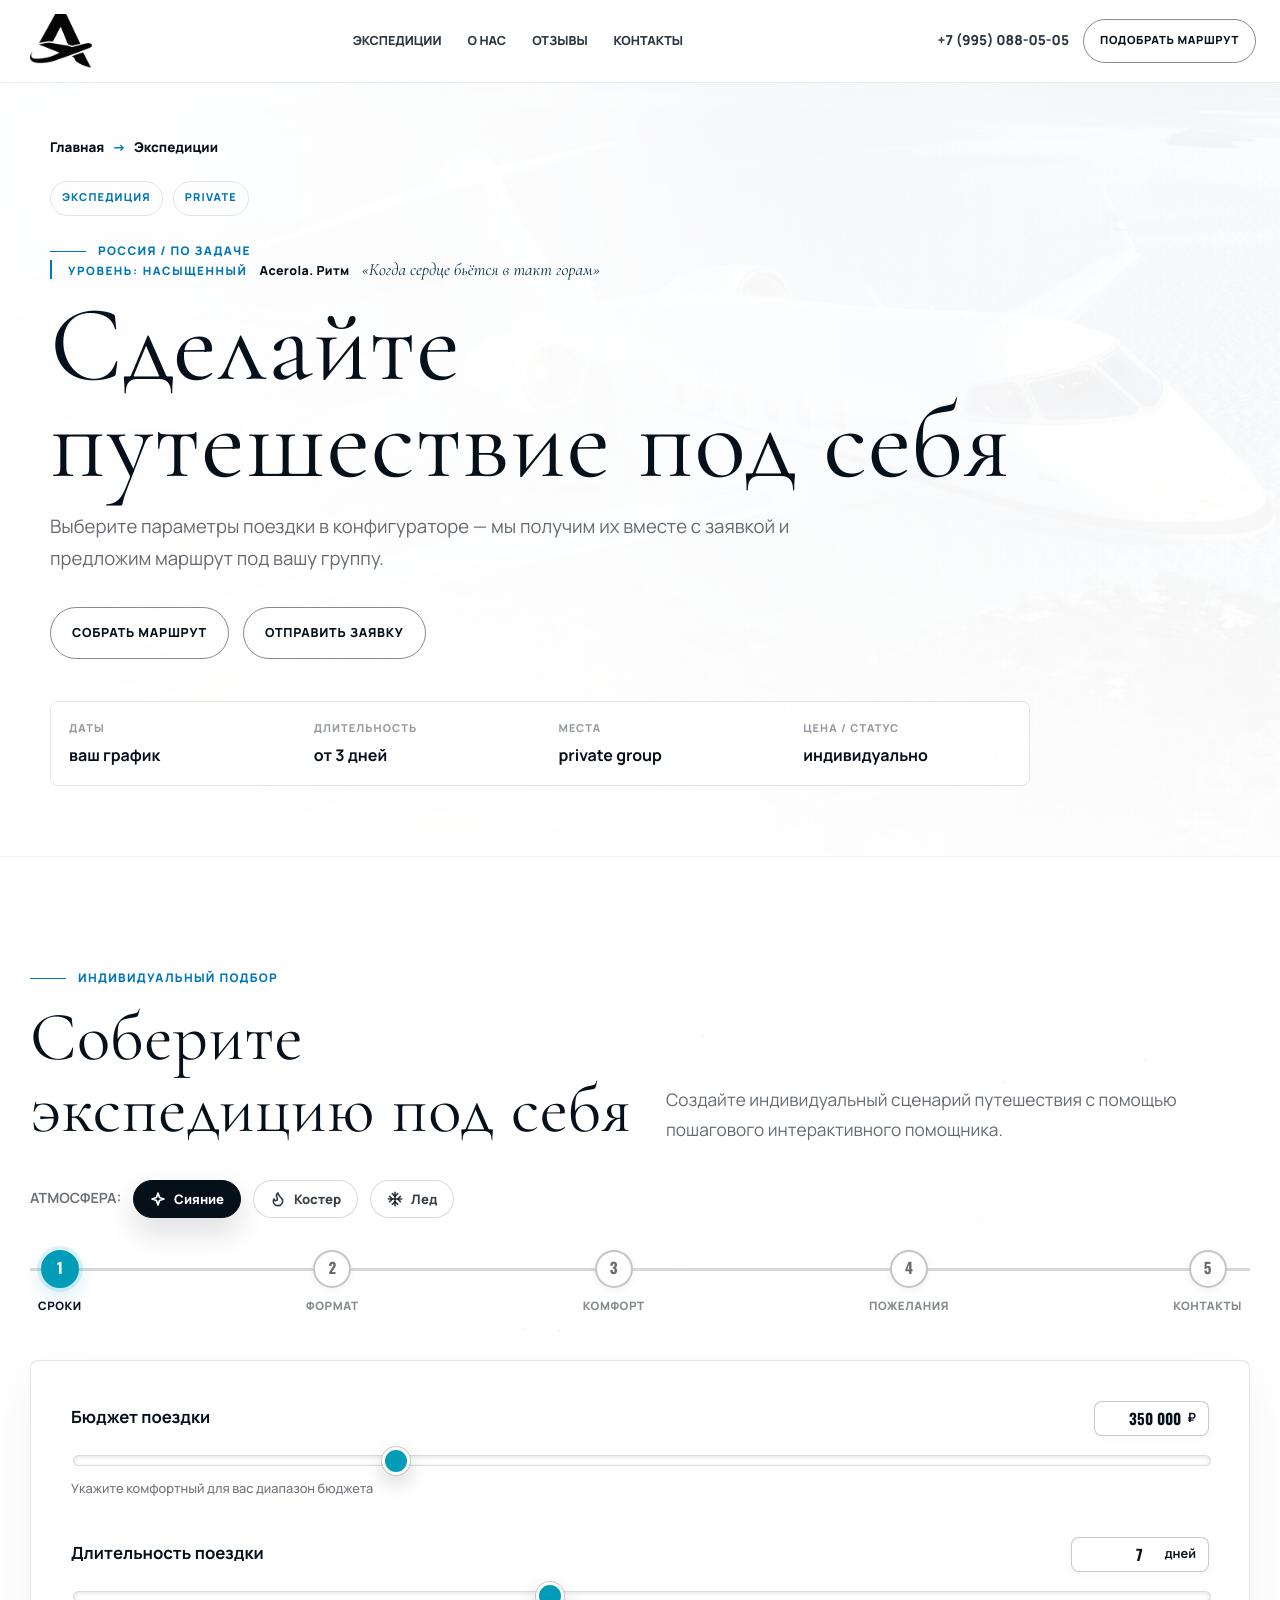
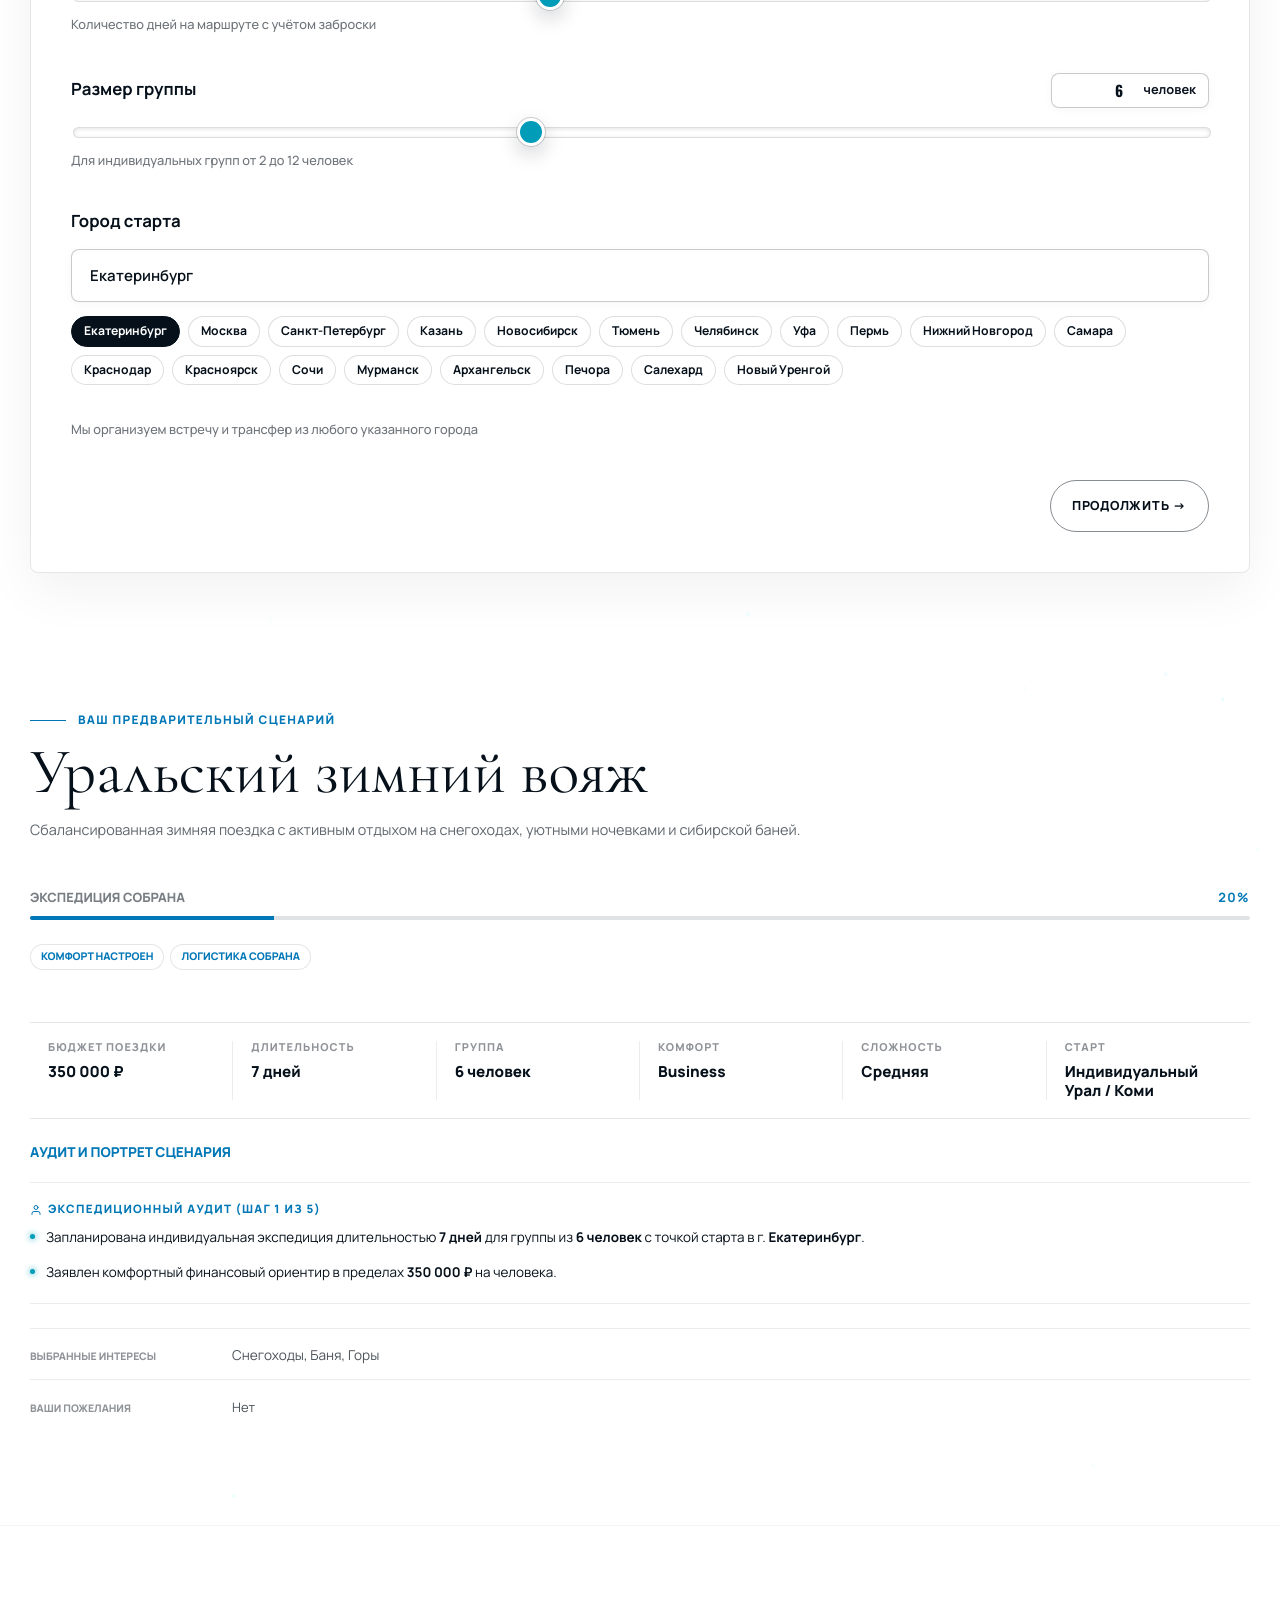
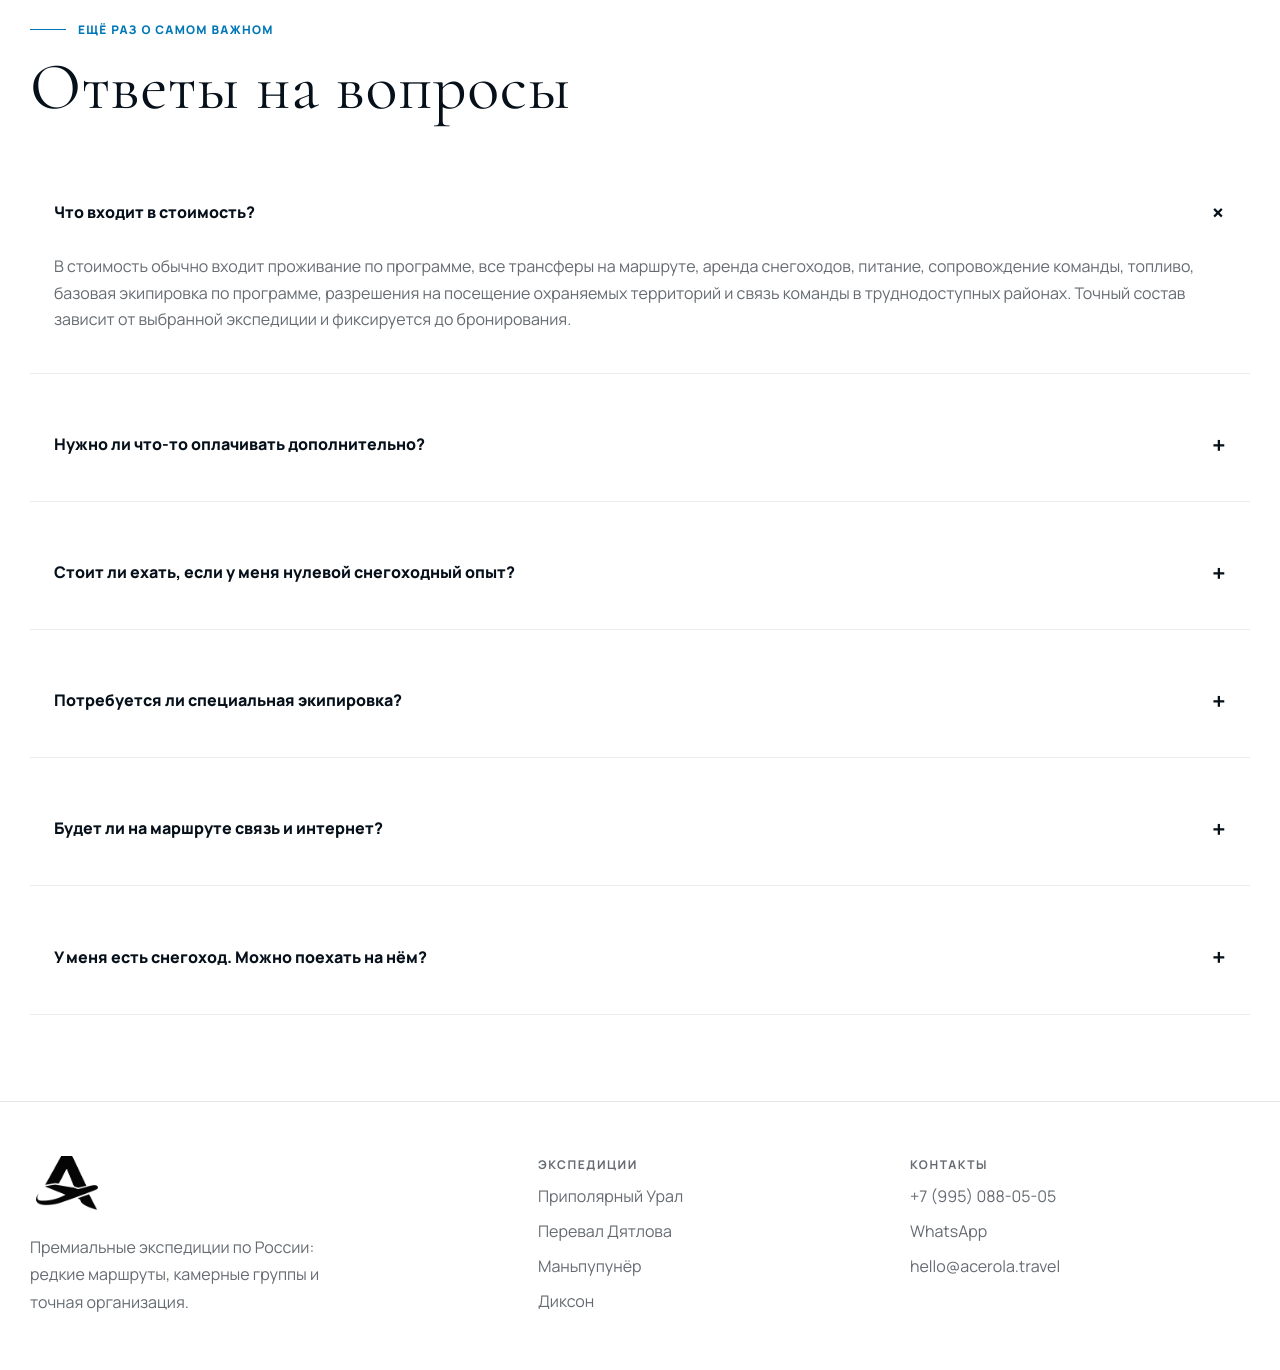
<file: expeditions/custom.html>
<!doctype html>
<html lang="ru">
<head>
  <meta charset="UTF-8">
  <meta name="viewport" content="width=device-width, initial-scale=1.0">
  <title>Сделайте путешествие под себя — Acerola Travel</title>
  <meta name="description" content="Индивидуальный формат для семьи, друзей или бизнеса. Мы подбираем направление, уровень комфорта, темп, транспорт, гидов и сценарий под вашу задачу.">
  <link rel="preconnect" href="https://fonts.googleapis.com">
  <link rel="preconnect" href="https://fonts.gstatic.com" crossorigin>
  <link href="https://fonts.googleapis.com/css2?family=Cormorant+Garamond:ital,wght@0,300;0,400;0,600;1,300;1,400&family=Pinyon+Script&family=Manrope:wght@400;500;600;700;800;900&family=Oswald:wght@500;600;700&display=block" rel="stylesheet">
  <link rel="stylesheet" href="../assets/css/base.css">
  <link rel="stylesheet" href="../assets/css/premium.css">
  <link rel="stylesheet" href="../assets/css/configurator.css">
  <link rel="stylesheet" href="../assets/css/lab-home.css">
  <link rel="stylesheet" href="../assets/css/lab-responsive.css">
  <link rel="stylesheet" href="../assets/css/dossier.css">
  <link rel="stylesheet" href="../assets/css/dossier-route.css">
  <link rel="stylesheet" href="../assets/css/dossier-responsive.css">
</head>
<body class="exp-page custom-page">
  <header class="site-header">
    <div class="header-inner">
      <a class="brand" href="../index.html" aria-label="Acerola Travel">
        <img src="../assets/images/logo.png" alt="Acerola Travel">
        <span>Acerola<br><em>travel</em></span>
      </a>
      <nav class="main-nav" aria-label="Основная навигация">
        <a href="../index.html#expeditions">Экспедиции</a>
        <a href="../index.html#about">О нас</a>
        <a href="#faq">FAQ</a>
      </nav>
      <div class="header-actions">
        <a class="phone" href="tel:+79950880505">+7 (995) 088-05-05</a>
        <a class="btn btn-small btn-light" href="#contact">Заявка</a>
        <button class="menu-toggle" aria-label="Открыть меню" type="button">
          <span></span>
          <span></span>
          <span></span>
        </button>
      </div>
    </div>
  </header>

  <main>
    <section class="exp-hero" style="background-image:url('../assets/images/card-custom.png')">
      <div class="container">
        <div class="crumbs">
          <a href="../index.html">Главная</a>
          <span>→</span>
          <a href="../index.html#expeditions">Экспедиции</a>
        </div>
        <span class="eyebrow">индивидуальная экспедиция</span>
        <h1>Сделайте путешествие под себя</h1>
        <p class="lead">Выберите параметры поездки в конфигураторе — мы получим их вместе с заявкой и предложим маршрут под вашу группу.</p>
        <div class="exp-hero-actions">
          <a class="btn btn-wood" href="#expedition-configurator">Собрать маршрут</a>
          <a class="btn btn-ghost" href="#contact">Отправить заявку</a>
        </div>
        <div class="quick-facts">
          <div><small>Формат</small><strong>private</strong></div>
          <div><small>Даты</small><strong>ваш график</strong></div>
        </div>
      </div>
    </section>

        <section class="section expedition-configurator-section theme-aurora" id="expedition-configurator" data-reveal>
      <!-- Interactive Winter Snow Canvas (Controlled by custom theme particle engine) -->
      <canvas class="configurator-snow-canvas" aria-hidden="true"></canvas>

      <div class="container">
        <div class="page-title-row configurator-title">
          <div>
            <span class="eyebrow">Индивидуальный подбор</span>
            <h2>Соберите экспедицию под себя</h2>
          </div>
          <p class="lead">Создайте индивидуальный сценарий путешествия с помощью пошагового интерактивного помощника.</p>
        </div>

        <!-- Theme Selector -->
        <div class="theme-selector">
          <span>Атмосфера:</span>
          <button type="button" class="theme-btn is-active" data-config-theme="aurora">
            <svg class="theme-icon" viewBox="0 0 24 24" fill="none" stroke="currentColor" stroke-width="2" stroke-linecap="round" stroke-linejoin="round"><path d="m12 3-1.912 5.813a2 2 0 0 1-1.275 1.275L3 12l5.813 1.912a2 2 0 0 1 1.275 1.275L12 21l1.912-5.813a2 2 0 0 1 1.275-1.275L21 12l-5.813-1.912a2 2 0 0 1-1.275-1.275Z"/></svg>
            Сияние
          </button>
          <button type="button" class="theme-btn" data-config-theme="campfire">
            <svg class="theme-icon" viewBox="0 0 24 24" fill="none" stroke="currentColor" stroke-width="2" stroke-linecap="round" stroke-linejoin="round"><path d="M8.5 14.5A2.5 2.5 0 0 0 11 12c0-1.38-.5-2-1-3-1.072-2.143-.224-4.054 2-6 .5 2.5 2 4.9 4 6.5 2 1.6 3 3.5 3 5.5a7 7 0 1 1-14 0c0-1.153.433-2.294 1-3a2.5 2.5 0 0 0 2.5 2.5z"/></svg>
            Костер
          </button>
          <button type="button" class="theme-btn" data-config-theme="ice">
            <svg class="theme-icon" viewBox="0 0 24 24" fill="none" stroke="currentColor" stroke-width="2" stroke-linecap="round" stroke-linejoin="round"><line x1="2" y1="12" x2="22" y2="12"/><line x1="12" y1="2" x2="12" y2="22"/><path d="M20 16l-4-4 4-4M4 8l4 4-4 4M16 4l-4 4-4-4M8 20l4-4 4 4"/></svg>
            Лед
          </button>
        </div>

        <form class="expedition-builder" data-expedition-configurator data-config-form>
          <div class="builder-controls">
            
            <!-- Stepper Progress Header -->
            <div class="stepper-header">
              <div class="stepper-progress-line" data-stepper-progress></div>
              <div class="stepper-node is-active" data-stepper-node="1">
                <div class="stepper-circle">1</div>
                <div class="stepper-label">Сроки</div>
              </div>
              <div class="stepper-node" data-stepper-node="2">
                <div class="stepper-circle">2</div>
                <div class="stepper-label">Формат</div>
              </div>
              <div class="stepper-node" data-stepper-node="3">
                <div class="stepper-circle">3</div>
                <div class="stepper-label">Комфорт</div>
              </div>
              <div class="stepper-node" data-stepper-node="4">
                <div class="stepper-circle">4</div>
                <div class="stepper-label">Пожелания</div>
              </div>
              <div class="stepper-node" data-stepper-node="5">
                <div class="stepper-circle">5</div>
                <div class="stepper-label">Контакты</div>
              </div>
            </div>

            <div class="builder-panel">
              
              <!-- STEP 1: Сроки и Старт -->
              <div class="wizard-step is-active" data-step="1">
                <div class="range-control">
                  <div class="control-head">
                    <span>Бюджет поездки</span>
                    <div class="config-input-group">
                      <input type="text" class="config-numeric-input" data-config-input="budget" value="350 000" aria-label="Ручной ввод бюджета">
                      <strong class="currency-tag">₽</strong>
                    </div>
                  </div>
                  <input type="range" min="100000" max="1000000" step="50000" value="350000" data-config-range="budget" aria-label="Ползунок бюджета">
                  <span class="transparent-hint">Укажите комфортный для вас диапазон бюджета</span>
                </div>
                
                <div class="range-control">
                  <div class="control-head">
                    <span>Длительность поездки</span>
                    <div class="config-input-group">
                      <input type="number" class="config-numeric-input" min="2" max="30" data-config-input="duration" value="7" aria-label="Ручной ввод длительности">
                      <strong class="duration-tag" data-output="duration">дней</strong>
                    </div>
                  </div>
                  <input type="range" min="2" max="14" step="1" value="7" data-config-range="duration" aria-label="Ползунок длительности">
                  <span class="transparent-hint">Количество дней на маршруте с учётом заброски</span>
                </div>

                <div class="range-control">
                  <div class="control-head">
                    <span>Размер группы</span>
                    <div class="config-input-group">
                      <input type="number" class="config-numeric-input" min="1" max="100" data-config-input="group" value="6" aria-label="Ручной ввод размера группы">
                      <strong class="group-tag" data-output="group">чел</strong>
                    </div>
                  </div>
                  <input type="range" min="2" max="12" step="1" value="6" data-config-range="group" aria-label="Ползунок размера группы">
                  <span class="transparent-hint">Для индивидуальных групп от 2 до 12 человек</span>
                </div>

                <div class="option-group">
                  <span class="control-label">Город старта</span>
                  <input type="text" class="config-text-input" data-config-text="start" placeholder="Откуда вы стартуете? (например, Новый Уренгой, Печора, Салехард...)" value="Екатеринбург" aria-label="Город начала экспедиции">
                  <div class="suggestion-chips">
                    <button type="button" class="suggestion-chip">Новый Уренгой</button>
                    <button type="button" class="suggestion-chip">Печора</button>
                    <button type="button" class="suggestion-chip">Салехард</button>
                    <button type="button" class="suggestion-chip">Екатеринбург</button>
                  </div>
                  <span class="transparent-hint">Мы организуем встречу и трансфер из любого указанного города</span>
                </div>

                <div class="wizard-nav">
                  <div style="flex:1"></div>
                  <button type="button" class="btn btn-wood" data-wizard-next>Продолжить →</button>
                </div>
              </div>

              <!-- STEP 2: Состав и Сложность -->
              <div class="wizard-step" data-step="2">


                <div class="option-group" data-config-group="travelType">
                  <span class="control-label">Формат группы</span>
                  <div class="chip-grid">
                    <button type="button" class="config-chip" data-value="Семья">
                      <svg class="chip-icon" viewBox="0 0 24 24"><path d="M3 21v-1.5C3 17 5 15 7.5 15h1c.8 0 1.5.2 2 .5M13.5 15.5c.5-.3 1.2-.5 2-.5h1c2.5 0 4.5 2 4.5 4.5V21M9 21v-2c0-1.7 1.3-3 3-3s3 1.3 3 3v2"/><circle cx="8" cy="10" r="2.5"/><circle cx="16" cy="10" r="2.5"/><circle cx="12" cy="13" r="1.5"/></svg>
                      Семья
                    </button>
                    <button type="button" class="config-chip is-active" data-value="Друзья">
                      <svg class="chip-icon" viewBox="0 0 24 24"><path d="M3 21v-1.5C3 17.5 5 16 7 16c1 0 1.8.4 2.4 1M21 21v-1.5C21 17.5 19 16 17 16c-1 0-1.8.4-2.4 1M7.5 21v-2.5C7.5 16 9.5 14 12 14s4.5 2 4.5 4.5V21"/><circle cx="7" cy="11" r="2.5"/><circle cx="12" cy="8" r="2.5"/><circle cx="17" cy="11" r="2.5"/></svg>
                      Друзья
                    </button>
                    <button type="button" class="config-chip" data-value="Корпоративный выезд">
                      <svg class="chip-icon" viewBox="0 0 24 24"><path d="M3 21h18M5 21V10a1 1 0 0 1 1-1h4a1 1 0 0 1 1 1v11M11 21V5a1 1 0 0 1 1-1h4a1 1 0 0 1 1 1v16M17 21v-9a1 1 0 0 1 1-1h3M7 13h1M7 16h1M13 8h1M13 11h1M13 14h1M13 17h1" /></svg>
                      Корпоративный
                    </button>
                    <button type="button" class="config-chip" data-value="Private expedition">
                      <svg class="chip-icon" viewBox="0 0 24 24"><path d="M6 3h12l3 5-9 14L2 8l3-5z M6 3l3 5 3-5 3 5 3-5 M2 8h20 M9 8l3 14 3-14" /></svg>
                      Private level
                    </button>
                    <button type="button" class="config-chip" data-value="Снегоходный маршрут">
                      <svg class="chip-icon" viewBox="0 0 24 24"><path d="M4 19h16M5 19l4-5h6l4 5M8 14l1-5h6l1 5M12 9V5M10 5h4M6 19c-1 0-2-.5-2-1.5S5 16 6 16M18 19c1 0 2-.5 2-1.5S19 16 18 16" /></svg>
                      Снегоходный
                    </button>
                    <button type="button" class="config-chip" data-value="Weekend">
                      <svg class="chip-icon" viewBox="0 0 24 24"><circle cx="12" cy="12" r="10"/><path d="M12 2v2M12 20v2M2 12h2M20 12h2M16.2 7.8l-2.2 4.2-4.2 2.2 2.2-4.2 4.2-2.2z"/></svg>
                      Weekend
                    </button>
                  </div>
                  <span class="transparent-hint">Определяет динамику движения и логистические особенности</span>
                </div>

                <div class="option-group" data-config-group="difficulty">
                  <span class="control-label">Сложность и нагрузка</span>
                  <div class="segmented-control">
                    <button type="button" data-value="Лёгкая">
                      <svg class="chip-icon" viewBox="0 0 24 24"><circle cx="12" cy="12" r="10"/><path d="M8 12h8"/></svg>
                      Лёгкая
                    </button>
                    <button type="button" class="is-active" data-value="Средняя">
                      <svg class="chip-icon" viewBox="0 0 24 24"><circle cx="12" cy="12" r="10"/><path d="M8 12h8m-8-3h8m-8 6h8"/></svg>
                      Средняя
                    </button>
                    <button type="button" data-value="Высокая">
                      <svg class="chip-icon" viewBox="0 0 24 24"><path d="M12 2L2 22h20L12 2z"/></svg>
                      Высокая
                    </button>
                    <button type="button" data-value="Экстремальная">
                      <svg class="chip-icon" viewBox="0 0 24 24"><path d="M10.29 3.86L1.82 18a2 2 0 0 0 1.71 3h16.94a2 2 0 0 0 1.71-3L13.71 3.86a2 2 0 0 0-3.42 0z M12 9v4 M12 17h.01"/></svg>
                      Экстремал
                    </button>
                  </div>
                  <span class="transparent-hint">Уровень требований к снегоходному опыту и выносливости</span>
                </div>

                <div class="wizard-nav">
                  <button type="button" class="btn btn-ghost" data-wizard-prev>← Назад</button>
                  <button type="button" class="btn btn-wood" data-wizard-next>Продолжить →</button>
                </div>
              </div>

              <!-- STEP 3: Размещение и Сервис -->
              <div class="wizard-step" data-step="3">
                <div class="option-group" data-config-group="comfort">
                  <span class="control-label">Уровень комфорта и проживания</span>
                  <div class="segmented-control">
                    <button type="button" data-value="База">
                      <svg class="chip-icon" viewBox="0 0 24 24"><path d="M4 20L12 4l8 16H4z M12 4v16"/></svg>
                      База в тайге
                    </button>
                    <button type="button" data-value="Комфорт">
                      <svg class="chip-icon" viewBox="0 0 24 24"><path d="M3 9l9-7 9 7v11a2 2 0 0 1-2 2H5a2 2 0 0 1-2-2V9z"/></svg>
                      Комфорт лодж
                    </button>
                    <button type="button" class="is-active" data-value="Business">
                      <svg class="chip-icon" viewBox="0 0 24 24"><rect x="2" y="7" width="20" height="14" rx="2" ry="2"/><path d="M16 21V5a2 2 0 0 0-2-2h-4a2 2 0 0 0-2 2v16"/></svg>
                      Business Class
                    </button>
                    <button type="button" data-value="Elite">
                      <svg class="chip-icon" viewBox="0 0 24 24"><path d="M12 2L2 7l10 5 10-5-10-5z M2 17l10 5 10-5 M2 12l10 5 10-5"/></svg>
                      Elite Service
                    </button>
                  </div>
                  <span class="transparent-hint">Категория баз размещения, экспедиционных лоджей и уровень сервиса</span>
                </div>

                <div class="option-group" style="margin-top: 24px;">
                  <span class="control-label">Требования к проживанию и питанию</span>
                  <textarea class="config-textarea-input" data-config-text="lodging_wishes" placeholder="Например: отдельный номер с камином, баня каждый вечер, питание от шеф-повара с локальной кухней, вегетарианские блюда..."></textarea>
                  <span class="transparent-hint">Напишите любые пожелания (отопление, душ, кулинарные предпочтения)</span>
                </div>

                <div class="wizard-nav">
                  <button type="button" class="btn btn-ghost" data-wizard-prev>← Назад</button>
                  <button type="button" class="btn btn-wood" data-wizard-next>Продолжить →</button>
                </div>
              </div>

              <!-- STEP 4: Активности и Интересы -->
              <div class="wizard-step" data-step="4">
                <div class="option-group" data-config-group="interests" data-multi="true">
                  <span class="control-label">Выберите активности для сметы и портрета</span>
                  <div class="chip-grid">
                    <button type="button" class="config-chip is-active" data-value="Снегоходы">
                      <svg class="chip-icon" viewBox="0 0 24 24"><path d="M4 19h16M5 19l4-5h6l4 5M8 14l1-5h6l1 5M12 9V5M10 5h4M6 19c-1 0-2-.5-2-1.5S5 16 6 16M18 19c1 0 2-.5 2-1.5S19 16 18 16" /></svg>
                      Снегоходы
                    </button>
                    <button type="button" class="config-chip is-active" data-value="Баня">
                      <svg class="chip-icon" viewBox="0 0 24 24"><path d="M4 12v6a2 2 0 0 0 2 2h12a2 2 0 0 0 2-2v-6M3 12h18M6 12V8a2 2 0 0 1 2-2h8a2 2 0 0 1 2 2v4M9 3c.5-1 0-2 .8-2.5M12 3c.5-1 0-2 .8-2.5M15 3c.5-1 0-2 .8-2.5" /></svg>
                      Баня
                    </button>
                    <button type="button" class="config-chip" data-value="Северное сияние">
                      <svg class="chip-icon" viewBox="0 0 24 24"><path d="M2 17c3-4 6-4 10-1s6 3 10-2M2 12c3-4 6-4 10-1s6 3 10-2M2 7c3-4 6-4 10-1s6 3 10-2"/><circle cx="5" cy="4" r="0.5" fill="currentColor"/><circle cx="19" cy="3" r="0.5" fill="currentColor"/><circle cx="12" cy="5" r="0.5" fill="currentColor"/></svg>
                      Северное сияние
                    </button>
                    <button type="button" class="config-chip is-active" data-value="Горы">
                      <svg class="chip-icon" viewBox="0 0 24 24"><path d="M2 20l7-12 5 8 5-9 3 13H2z M7 11.5l2 1.5 2-2.5M16 13l2 1.5 2-2z" /></svg>
                      Горы
                    </button>
                    <button type="button" class="config-chip" data-value="Уединение">
                      <svg class="chip-icon" viewBox="0 0 24 24"><path d="M3 20l6-9 6 9H3z M9 11v9 M18 20v-5 M16 16l2-2.5 2 2.5h-4z M15 13.5l3-3.5 3 3.5h-6z M5 5h.01 M12 4h.01" /></svg>
                      Уединение
                    </button>
                    <button type="button" class="config-chip" data-value="Фото/видео">
                      <svg class="chip-icon" viewBox="0 0 24 24"><path d="M3 7h4l2-3h6l2 3h4a2 2 0 0 1 2 2v10a2 2 0 0 1-2 2H3a2 2 0 0 1-2-2V9a2 2 0 0 1 2-2z"/><circle cx="12" cy="13" r="4"/><circle cx="12" cy="13" r="1.5"/><path d="M18 10h.01" /></svg>
                      Фото/видео
                    </button>
                    <button type="button" class="config-chip" data-value="Вертолёт">
                      <svg class="chip-icon" viewBox="0 0 24 24"><path d="M5 6h14 M12 6v4 M9 10h6a4 4 0 0 1 4 4v0a3 3 0 0 1-3 3H9a3 3 0 0 1-3-3v0a4 4 0 0 1 4-4z M6 14H2v-2 M2 10v4 M7 20h10 M10 17v3 M14 17v3" /></svg>
                      Вертолёт
                    </button>
                    <button type="button" class="config-chip" data-value="Максимальный комфорт">
                      <svg class="chip-icon" viewBox="0 0 24 24"><path d="M2 5l3 11h14l3-11-5 5-3-7-3 7-5-5z M5 16h14 M8 20h8"/><circle cx="2" cy="4" r="0.75" fill="currentColor"/><circle cx="12" cy="3" r="0.75" fill="currentColor"/><circle cx="22" cy="4" r="0.75" fill="currentColor"/></svg>
                      Макс. комфорт
                    </button>
                    <button type="button" class="config-chip" data-value="Дикая природа">
                      <svg class="chip-icon" viewBox="0 0 24 24"><path d="M12 14c-1.8 0-2.8 1.3-2.8 2.5s.8 2.2 2.8 2.2 2.8-.8 2.8-2.2-.8-2.5-2.8-2.5z"/><circle cx="8.5" cy="10.5" r="1.2"/><circle cx="11" cy="8.5" r="1.2"/><circle cx="13.8" cy="8.5" r="1.2"/><circle cx="16.2" cy="10.5" r="1.2"/></svg>
                      Дикая природа
                    </button>
                    <button type="button" class="config-chip" data-value="Культура местных жителей">
                      <svg class="chip-icon" viewBox="0 0 24 24"><path d="M12 3l8 17M12 3L4 20 M6 18h12 M10 3v4M14 3v4 M10 18l2-5 2 5" /></svg>
                      Местные жители
                    </button>
                  </div>
                  <span class="transparent-hint">Выберите интересующие активности для отражения в портрете и расчете стоимости</span>
                </div>

                <div class="option-group" style="margin-top: 24px;">
                  <span class="control-label">Опишите идеальный сценарий вашей экспедиции</span>
                  <textarea class="config-textarea-input" data-config-text="wishes" placeholder="Например: хочу увидеть полярное сияние, совершить вертолётную заброску на плато Маньпупунёр, научиться управлять упряжкой оленей, половить хариуса..."></textarea>
                  <span class="transparent-hint">Укажите любые детали: вершины для съемок, места ночевок, темп движения, ваши мечты о Севере</span>
                </div>

                <div class="wizard-nav">
                  <button type="button" class="btn btn-ghost" data-wizard-prev>← Назад</button>
                  <button type="button" class="btn btn-wood" data-wizard-next>Завершить подбор ✓</button>
                </div>
              </div>

              <!-- STEP 5: Контакты и Отправка -->
              <div class="wizard-step" data-step="5">
                <div class="option-group">
                  <span class="control-label">Ваши контакты для отправки сценария</span>
                  <p class="config-step-desc">Наш эксперт изучит выбранные вами параметры, составит детализированный расчет сметы и пришлет индивидуальный сценарий путешествия в удобный мессенджер.</p>
                  
                  <div class="input-control" style="margin-top: 20px;">
                    <input type="text" required class="config-text-input" name="name" placeholder="Ваше имя" autocomplete="name" aria-label="Ваше имя">
                    <span class="transparent-hint">Как к вам обращаться? (например, Александр)</span>
                  </div>

                  <div class="input-control" style="margin-top: 20px;">
                    <input type="text" required class="config-text-input" name="contact" placeholder="Телефон или Telegram" autocomplete="tel" aria-label="Телефон или Telegram">
                    <span class="transparent-hint">Например, +7 (999) 123-45-67 или @username</span>
                  </div>
                </div>
                
                <input type="hidden" name="configuration" data-config-summary>

                <div class="wizard-nav" style="margin-top: 32px;">
                  <button type="button" class="btn btn-ghost" data-wizard-prev>← Назад</button>
                  <button class="btn btn-wood final-submit-btn" type="submit">Отправить подбор</button>
                </div>
              </div>

            </div>
          </div>

          <aside class="builder-result" id="builder-result" aria-live="polite">
            <div class="result-card">
              <span class="eyebrow">Ваш предварительный сценарий</span>
              <h3 data-result="title">Северная снегоходная экспедиция</h3>
              <p data-result="description">Маршрут для тех, кто хочет настоящий Север: большие расстояния, перевалы, тайга и ощущение настоящей экспедиции.</p>
              
              <div class="build-progress">
                <div class="progress-head"><span>Экспедиция собрана</span><strong data-result="progress">20%</strong></div>
                <div class="progress-track"><span data-result="progressBar"></span></div>
              </div>

              <div class="badge-cloud" data-result="badges"></div>

              <div class="scenario-metrics">
                <div><small>Бюджет поездки</small><strong data-result="desiredBudget">350 000 ₽</strong></div>
                <div><small>Длительность</small><strong data-result="duration">7 дней</strong></div>
                <div><small>Группа</small><strong data-result="group">6 человек</strong></div>
                <div><small>Комфорт</small><strong data-result="comfort">Business</strong></div>
                <div><small>Сложность</small><strong data-result="difficulty">Средняя</strong></div>
                <div><small>Старт</small><strong data-result="direction">Екатеринбург</strong></div>
              </div>

              <!-- Expedition Portrait / Bureau Audit -->
              <span class="estimation-title" data-profile-title>Аудит и Портрет Сценария</span>
              <div class="estimation-details" data-profile-box>
                <!-- Generated dynamically by configurator.js -->
              </div>



              <div class="result-interests"><small>Выбранные интересы</small><p data-result="interests">Снегоходы, Баня, Горы</p></div>
              <div class="result-interests" style="margin-top: 10px;" data-result-wishes-box><small>Ваши пожелания</small><p style="font-size: 13px;" data-result="wishes">Нет</p></div>
              

            </div>
          </aside>
        </form>

        <!-- Floating Sticky Summary Bar -->
        <div class="configurator-sticky-bar" data-config-sticky-bar>
          <div class="sticky-bar-left">
            <div class="sticky-bar-progress">
              <span class="sticky-progress-value" data-result="progress">20%</span>
              <div class="sticky-progress-track"><span data-result="progressBar"></span></div>
            </div>
            <div class="sticky-bar-info">
              <strong data-result="title">Северная снегоходная экспедиция</strong>
              <span>Бюджет: <strong data-result="desiredBudget">350 000 ₽</strong> • Длительность: <strong data-result="duration">7 дней</strong></span>
            </div>
          </div>
        </div>

        <!-- Success Modal -->
        <div class="config-modal-overlay" id="success-modal" aria-hidden="true">
          <div class="config-modal-card">
            <button class="config-modal-close" aria-label="Закрыть окно" type="button">&times;</button>
            <div class="config-modal-icon">
              <svg viewBox="0 0 24 24" fill="none" stroke="currentColor" stroke-width="2"><path d="M22 11.08V12a10 10 0 1 1-5.93-9.14"/><polyline points="22 4 12 14.01 9 11.01"/></svg>
            </div>
            <h3>Спасибо за доверие!</h3>
            <p class="modal-lead" data-modal-message></p>
            <div class="modal-divider"></div>
            <div class="modal-summary">
              <h4>Параметры вашей экспедиции:</h4>
              <ul data-modal-summary-list></ul>
            </div>
            <button class="btn btn-wood modal-action-btn" type="button" data-modal-close-btn>Отлично</button>
          </div>
        </div>
      </div>
    </section>

    <section class="section-tight" id="faq">
      <div class="container">
        <span class="eyebrow">Ещё раз о самом важном</span>
        <h2>Ответы на вопросы</h2>
        <div class="faq-list">
          <div class="faq-item is-open">
            <button class="faq-q" type="button"><span>Что входит в стоимость?</span><b>+</b></button>
            <div class="faq-a"><p>В стоимость обычно входит проживание по программе, все трансферы на маршруте, аренда снегоходов, питание, сопровождение команды, топливо, базовая экипировка по программе, разрешения на посещение охраняемых территорий и связь команды в труднодоступных районах. Точный состав зависит от выбранной экспедиции и фиксируется до бронирования.</p></div>
          </div>
          <div class="faq-item">
            <button class="faq-q" type="button"><span>Нужно ли что-то оплачивать дополнительно?</span><b>+</b></button>
            <div class="faq-a"><p>Обычно отдельно оплачиваются авиабилеты до точки старта и обратно, личные расходы, алкогольные напитки и расширенная индивидуальная страховка, если она нужна. Для индивидуальных маршрутов список дополнительных расходов согласовывается заранее.</p></div>
          </div>
          <div class="faq-item">
            <button class="faq-q" type="button"><span>Стоит ли ехать, если у меня нулевой снегоходный опыт?</span><b>+</b></button>
            <div class="faq-a"><p>Для некоторых маршрутов — да, но не для всех. Короткие и индивидуальные форматы можно адаптировать под новичков. Сложные экспедиции вроде Приполярного Урала или Маньпупунёра требуют нормальной физической формы и готовности к суровой погоде. Лучше обсудить это с нами перед бронированием.</p></div>
          </div>
          <div class="faq-item">
            <button class="faq-q" type="button"><span>Потребуется ли специальная экипировка?</span><b>+</b></button>
            <div class="faq-a"><p>Да, зимняя экспедиция требует правильной одежды. Мы заранее отправляем список вещей и подскажем, что обязательно, что можно арендовать, а что лучше не брать. Если чего-то нет, часть экипировки можно получить на время экспедиции по предварительной договорённости.</p></div>
          </div>
          <div class="faq-item">
            <button class="faq-q" type="button"><span>Будет ли на маршруте связь и интернет?</span><b>+</b></button>
            <div class="faq-a"><p>В городах и на базах связь может быть, но в горах, тайге и арктических районах интернет часто отсутствует. Команда использует доступные средства связи и заранее планирует контрольные точки маршрута.</p></div>
          </div>
          <div class="faq-item">
            <button class="faq-q" type="button"><span>У меня есть снегоход. Можно поехать на нём?</span><b>+</b></button>
            <div class="faq-a"><p>Да, в некоторых экспедициях это возможно. В таком случае стоимость будет пересчитана, потому что аренда техники не понадобится. Важно заранее согласовать модель, состояние снегохода, топливо, доставку и требования безопасности.</p></div>
          </div>
        </div>
      </div>
    </section>
  </main>

  <footer class="site-footer">
    <div class="container footer-grid">
      <div>
        <a class="brand footer-brand" href="../index.html">
          <img src="../assets/images/logo.png" alt="Acerola Travel">
          <span>Acerola<br><em>travel</em></span>
        </a>
        <p>Премиальные экспедиции по России: редкие маршруты, камерные группы и точная организация.</p>

      </div>
      <div>
        <strong>Экспедиции</strong>
        <a href="../expeditions/pripolyarny-ural.html">Приполярный Урал</a>
        <a href="../expeditions/dyatlov-pass.html">Перевал Дятлова</a>
        <a href="../expeditions/manypupuner.html">Маньпупунёр</a>
        <a href="../expeditions/dikson.html">Диксон</a>
      </div>
      <div>
        <strong>Контакты</strong>
        <a href="tel:+79950880505">+7 (995) 088-05-05</a>
        <a href="https://wa.me/79950880505">WhatsApp</a>
        <a href="mailto:hello@acerola.travel">hello@acerola.travel</a>
      </div>
    </div>
  </footer>

  <script src="../assets/js/expedition-data.js"></script>
  <script src="../assets/js/expedition-detail.js"></script>
  <script src="../assets/js/expedition-levels.js"></script>
  <script src="../assets/js/site.js"></script>
  <script src="../assets/js/configurator-effects.js"></script>
  <script src="../assets/js/configurator.js"></script>
</body>
</html>
</file>
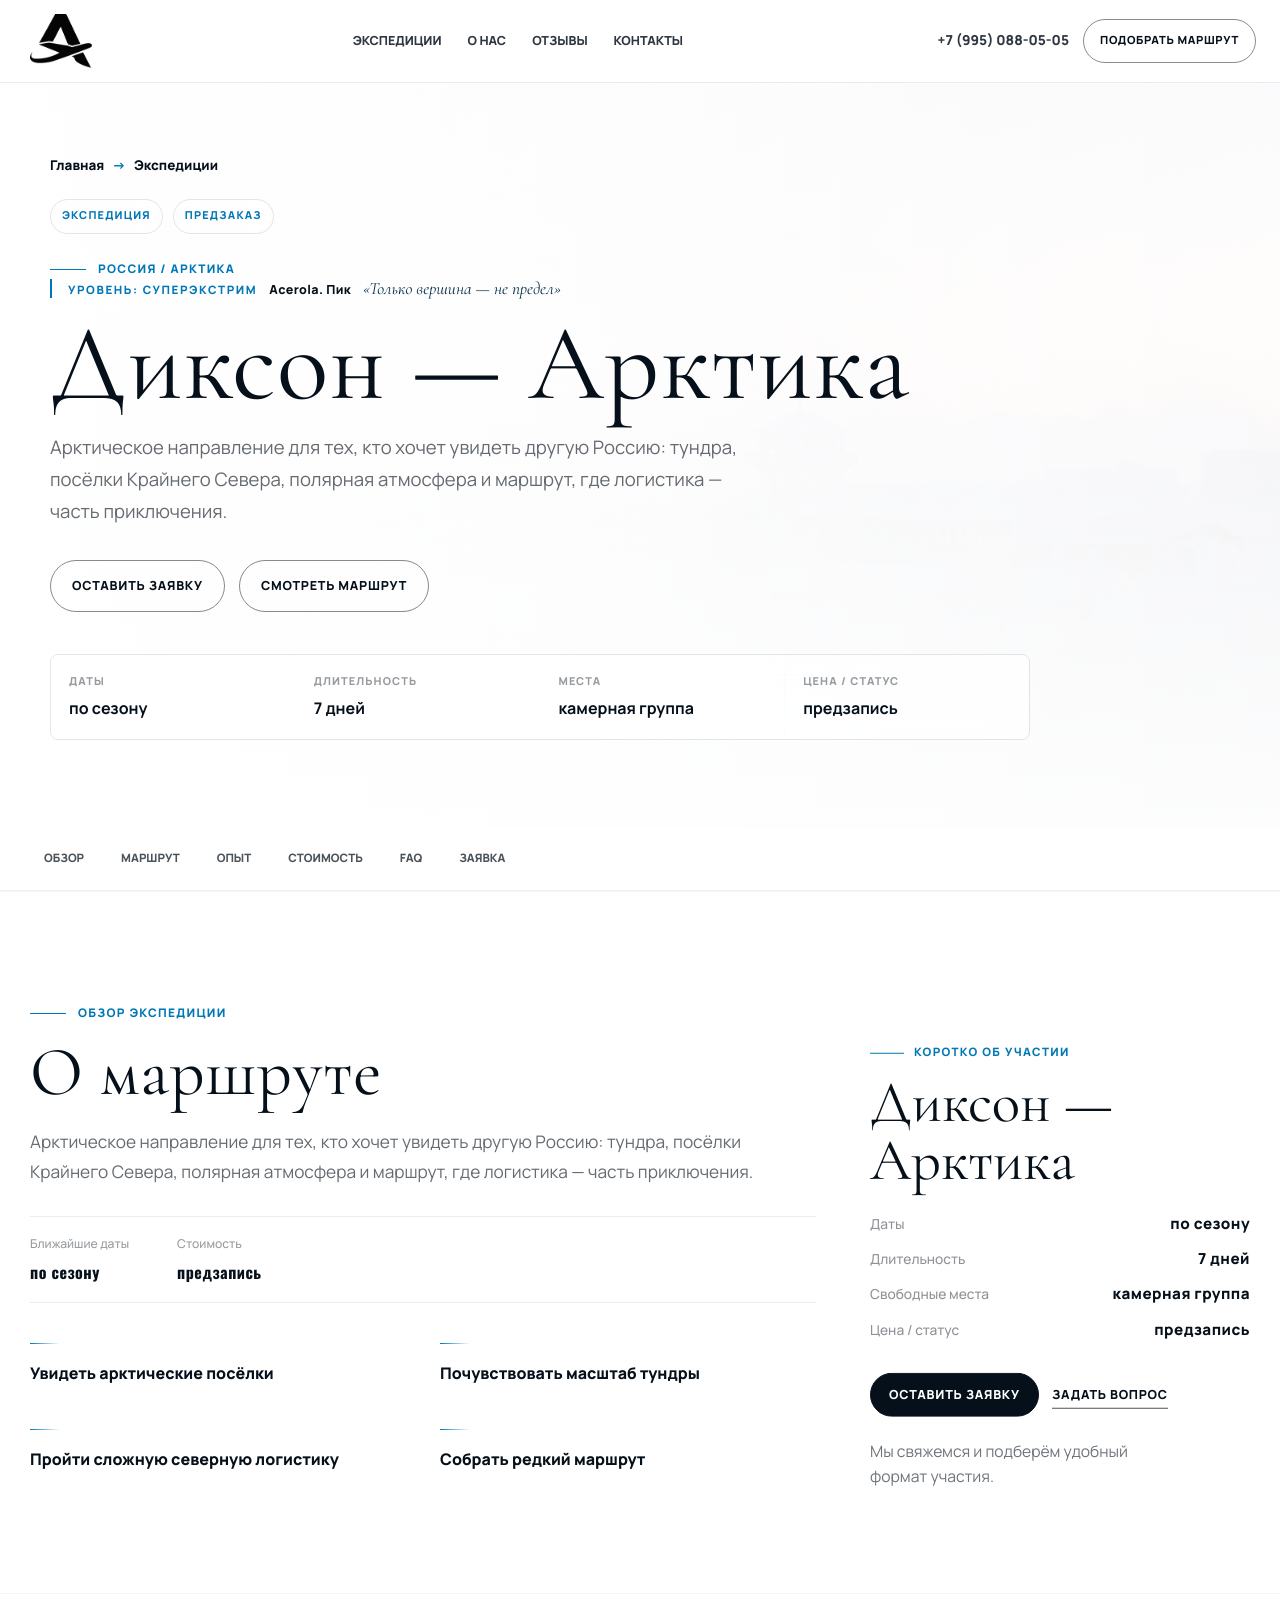
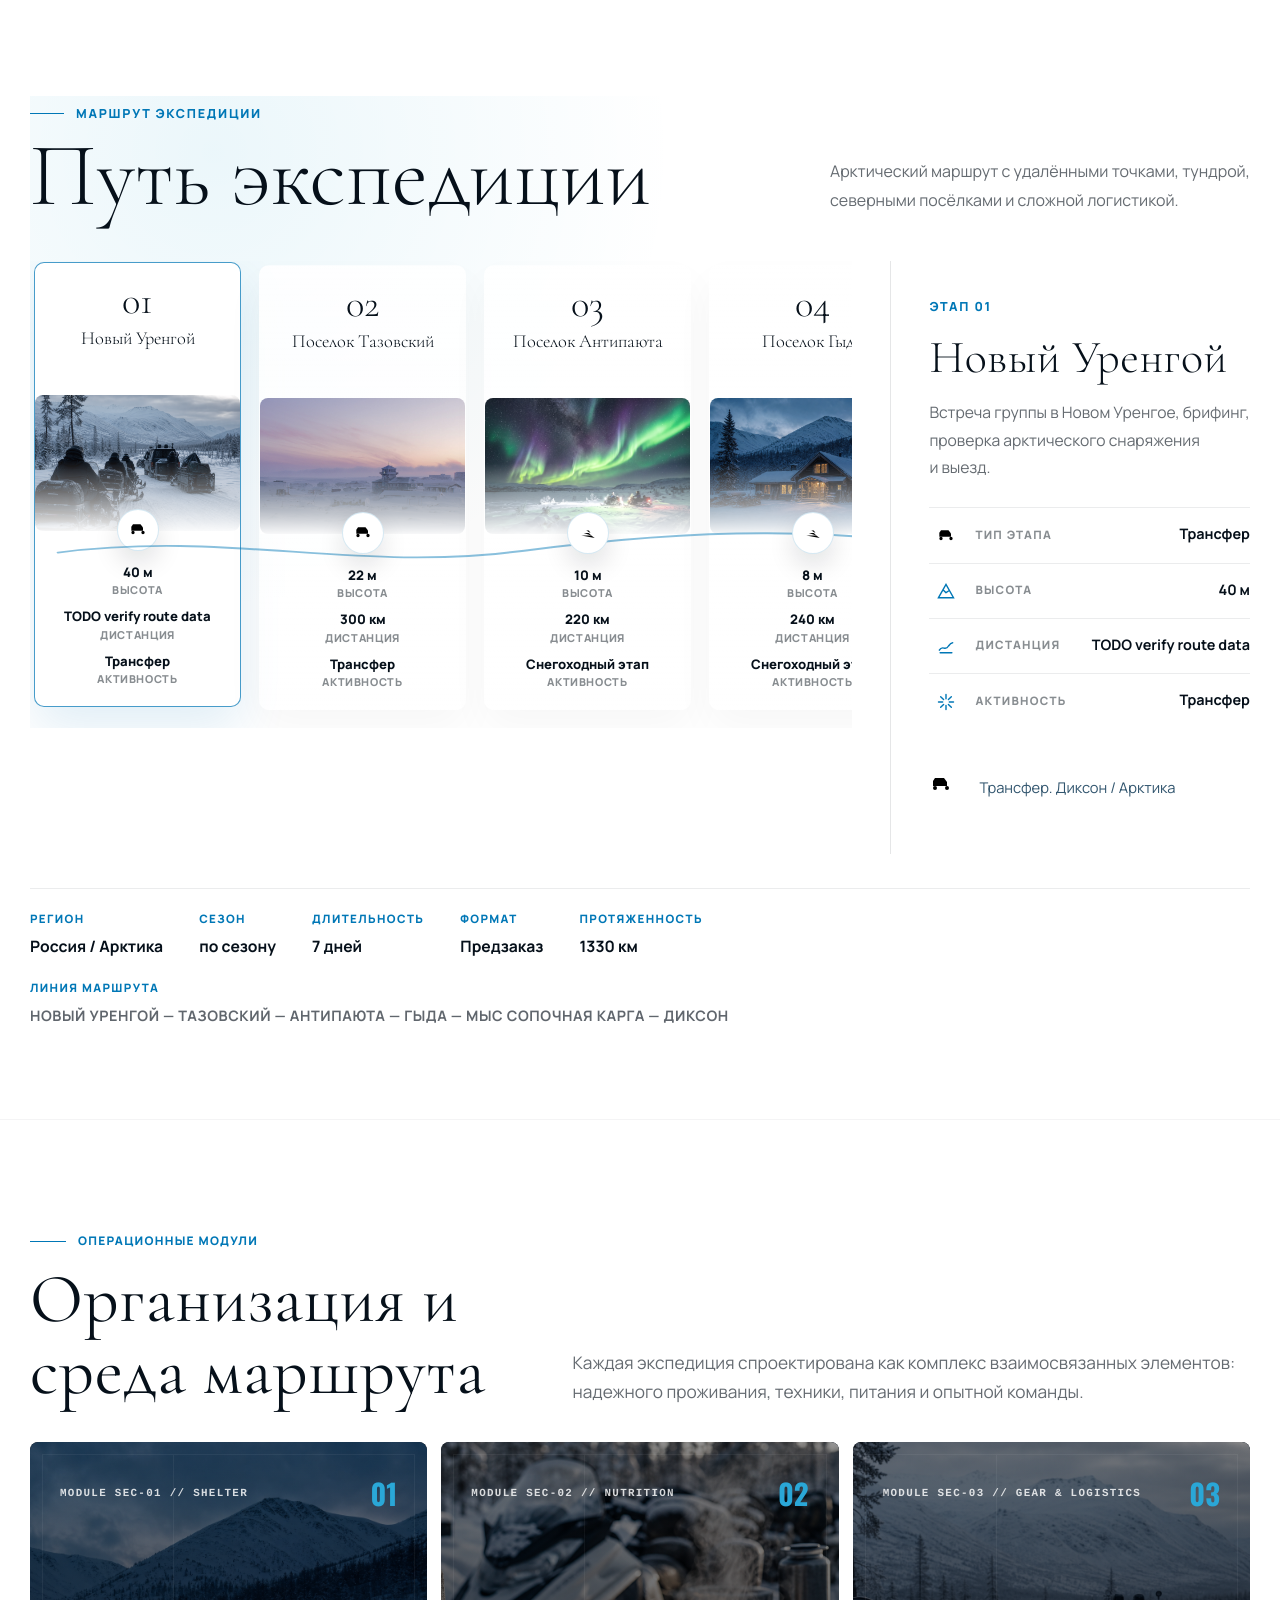
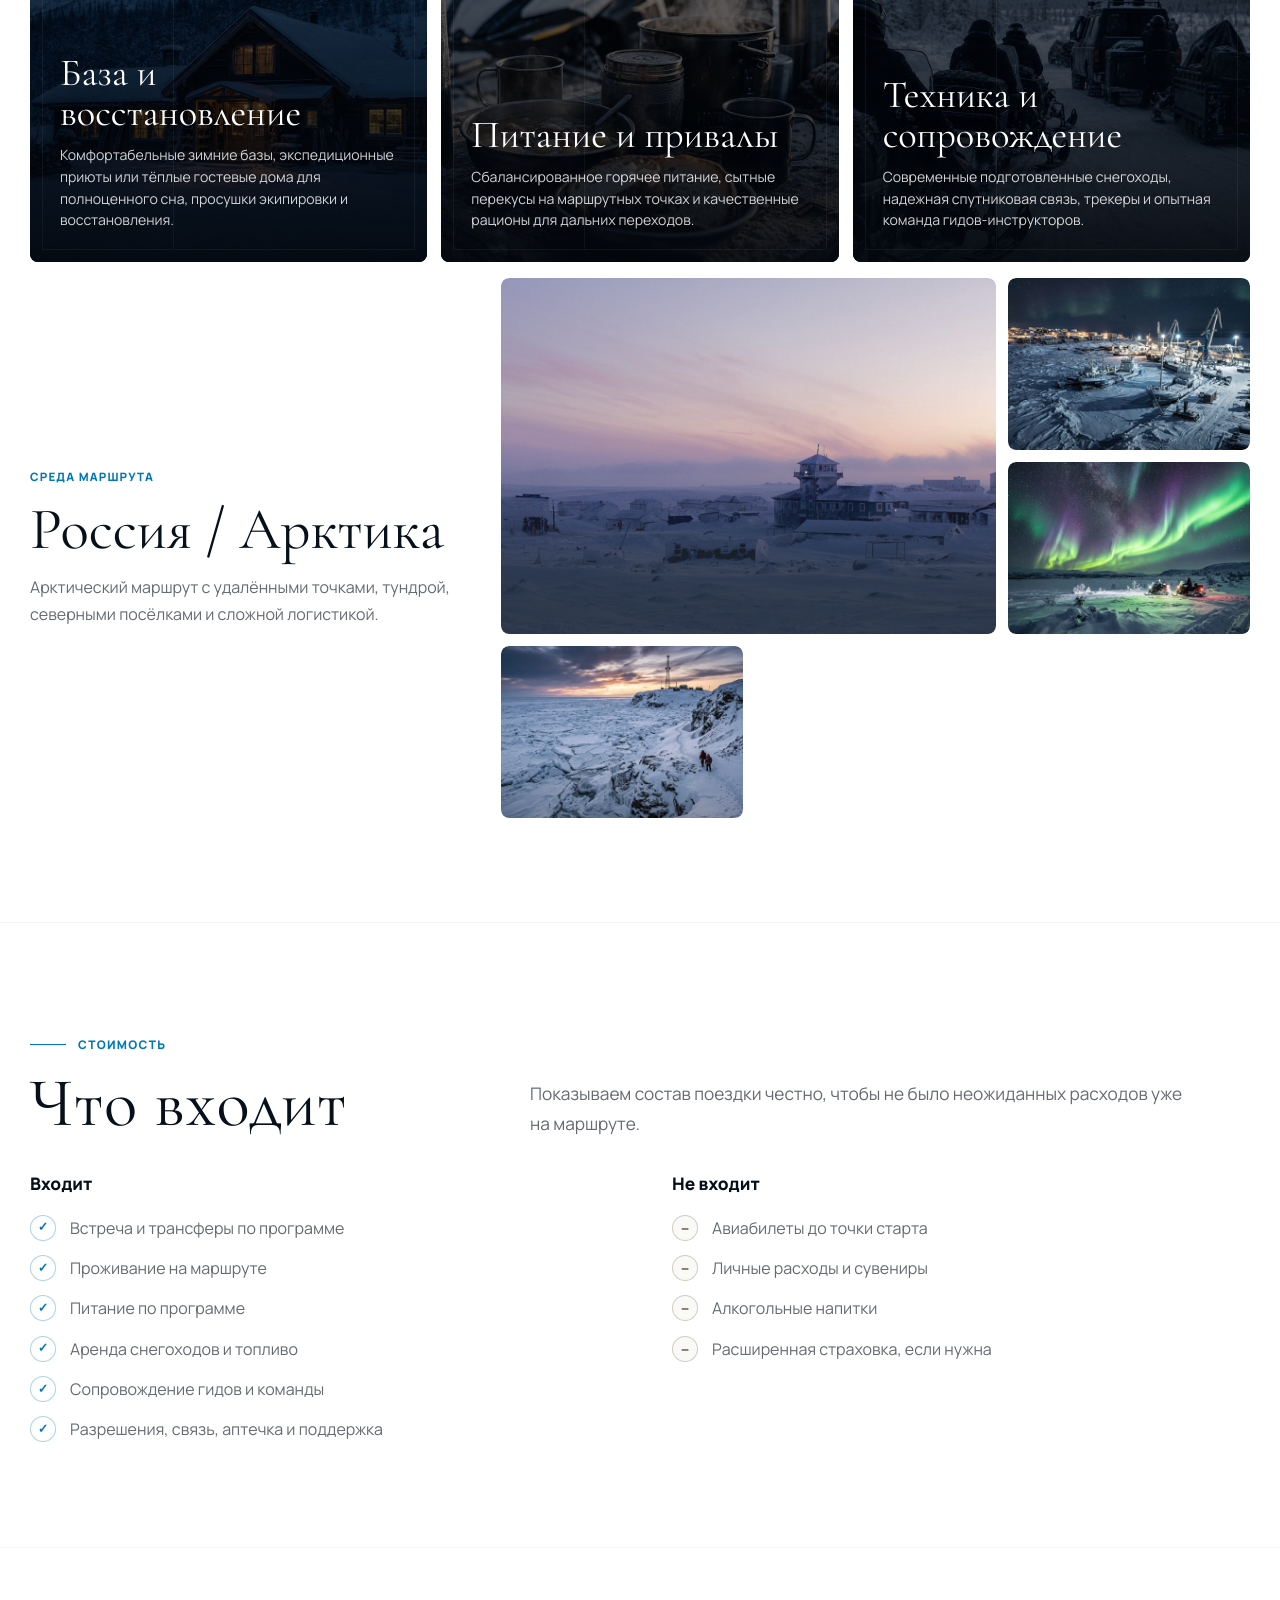
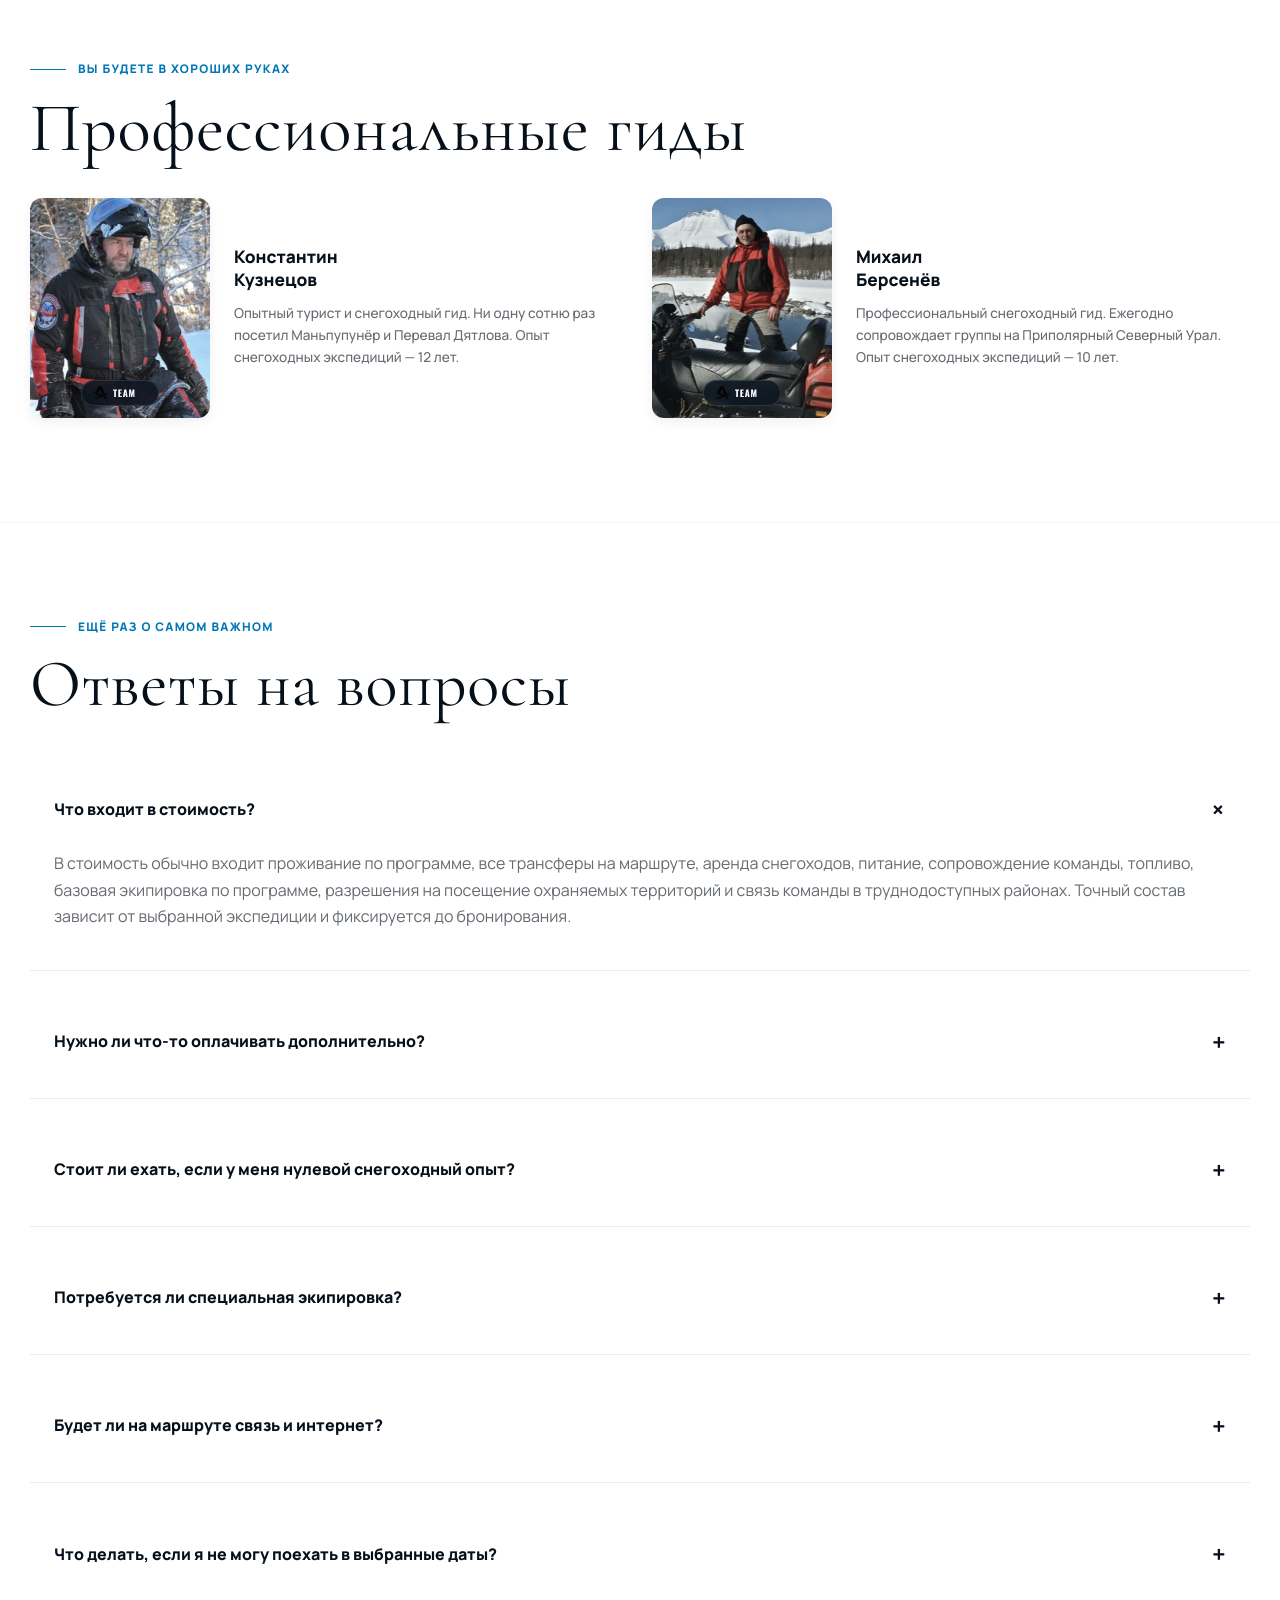
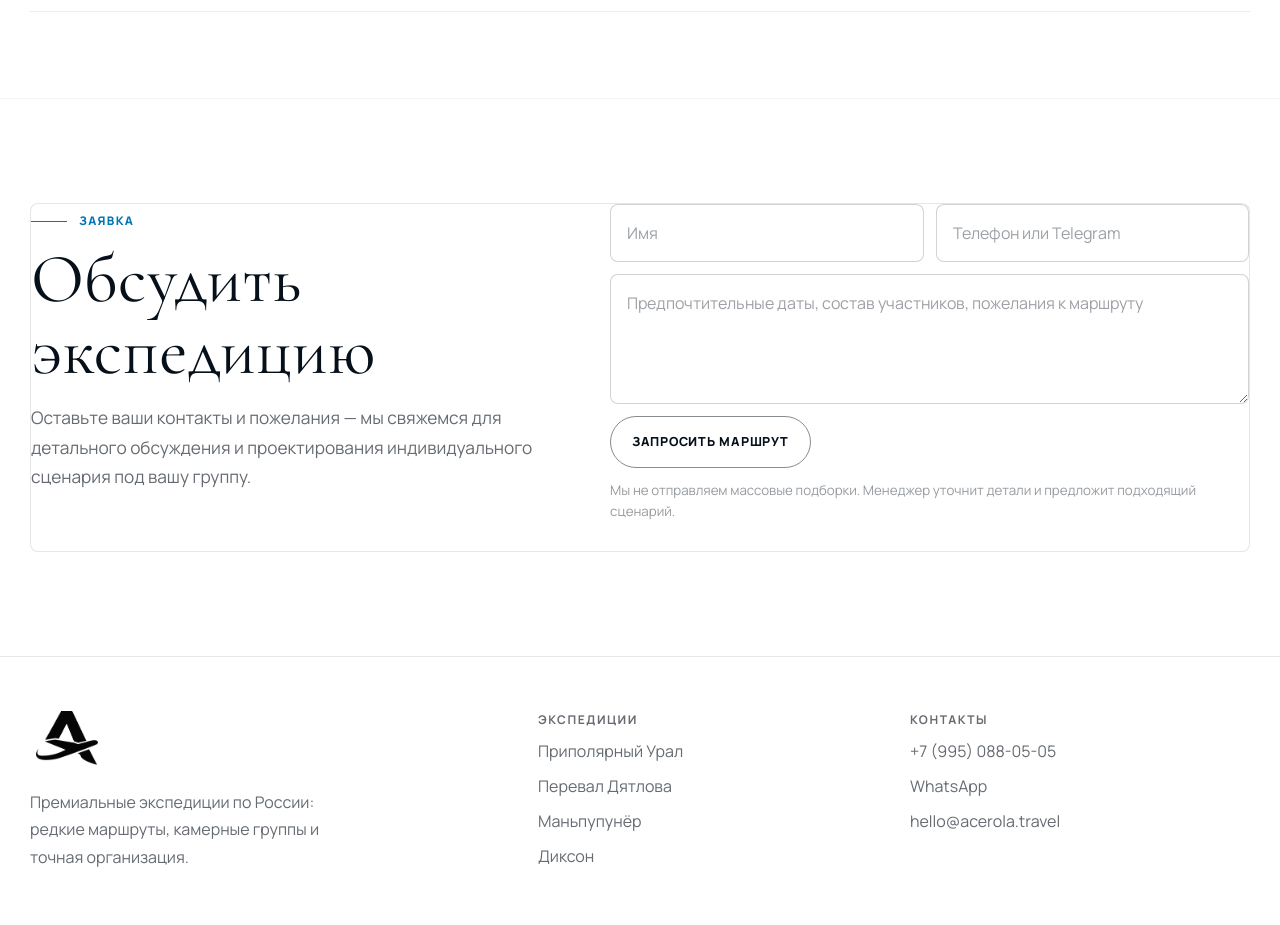
<file: expeditions/dikson.html>
<!doctype html>
<html lang="ru">
  <head>
    <meta charset="UTF-8">
    <meta name="viewport" content="width=device-width, initial-scale=1.0">
    <title>Диксон — Арктика — Acerola Travel</title>
    <meta name="description" content="Арктическое направление для тех, кто хочет увидеть другую Россию: тундра, посёлки Крайнего Севера, полярная атмосфера и маршрут, где логистика — часть приключения.">
    <link rel="preconnect" href="https://fonts.googleapis.com">
    <link rel="preconnect" href="https://fonts.gstatic.com" crossorigin>
    <link href="https://fonts.googleapis.com/css2?family=Cormorant+Garamond:ital,wght@0,300;0,400;0,600;1,300;1,400&family=Pinyon+Script&family=Manrope:wght@400;500;600;700;800;900&family=Oswald:wght@500;600;700&display=block" rel="stylesheet">
    <link rel="stylesheet" href="../assets/css/base.css">
    <link rel="stylesheet" href="../assets/css/premium.css">
    <link rel="stylesheet" href="../assets/css/configurator.css">
    <link rel="stylesheet" href="../assets/css/lab-home.css">
    <link rel="stylesheet" href="../assets/css/lab-responsive.css">
    <link rel="stylesheet" href="../assets/css/dossier.css">
    <link rel="stylesheet" href="../assets/css/dossier-route.css">
    <link rel="stylesheet" href="../assets/css/dossier-responsive.css">
  </head>
  <body class="exp-page">
    <header class="site-header">
      <div class="header-inner">
        <a class="brand" href="../index.html" aria-label="Acerola Travel">
          <img src="../assets/images/logo.png" alt="Acerola Travel">
          <span>Acerola<br><em>travel</em></span>
        </a>
        <nav class="main-nav" aria-label="Основная навигация">
          <a href="../index.html#about">О нас</a>
          <a href="../index.html#expeditions">Экспедиции</a>
          <a href="../index.html#faq">FAQ</a>
        </nav>
        <div class="header-actions">
          <a class="phone" href="tel:+79950880505">+7 (995) 088-05-05</a>
          <a class="btn btn-small btn-light" href="#contact">Заявка</a>
          <button class="menu-toggle" aria-label="Открыть меню" type="button"><span></span><span></span><span></span></button>
        </div>
      </div>
    </header>
    <main>
      <section class="exp-hero" style="background-image:url('../assets/images/card-dikson.png')">
        <div class="container">
          <div class="crumbs">
            <a href="../index.html">Главная</a>
            <span>→</span>
            <a href="../index.html#expeditions">Экспедиции</a>
          </div>
          <span class="eyebrow">крайний север и арктический масштаб</span>
          <h1>Диксон — Арктика</h1>
          <p class="lead">Арктическое направление для тех, кто хочет увидеть другую Россию: тундра, посёлки Крайнего Севера, полярная атмосфера и маршрут, где логистика — часть приключения.</p>
          <div class="exp-hero-actions">
            <a class="btn btn-wood" href="#contact">Оставить заявку</a>
            <a class="btn btn-ghost" href="#route">Смотреть маршрут</a>
          </div>
          <div class="quick-facts">
            <div>
              <small>Старт</small>
              <strong>Новый Уренгой</strong>
            </div>
            <div>
              <small>Сезон</small>
              <strong>декабрь — январь</strong>
            </div>
            <div>
              <small>Длительность</small>
              <strong>7 дней</strong>
            </div>
            <div>
              <small>Километраж</small>
              <strong>900+ км</strong>
            </div>
            <div>
              <small>Сложность</small>
              <strong>5/5</strong>
            </div>
          </div>
        </div>
      </section>
      <nav class="subnav">
        <div class="container">
          <a href="#overview">Обзор</a>
          <a href="#route">Маршрут</a>
          <a href="#comfort">Опыт</a>
          <a href="#cost">Стоимость</a>
          <a href="#faq">FAQ</a>
          <a href="#contact">Заявка</a>
        </div>
      </nav>
      <section class="section" id="overview">
        <div class="container overview-grid">
          <div class="overview-card" data-reveal>
            <span class="eyebrow">Обзор экспедиции</span>
            <h2>Что вас ждёт</h2>
            <p class="lead">Арктическое направление для тех, кто хочет увидеть другую Россию: тундра, посёлки Крайнего Севера, полярная атмосфера и маршрут, где логистика — часть приключения.</p>
            <div class="dates-box">
              <div class="date-row">
                <span>Ближайшие даты</span>
                <b>уточняются</b>
              </div>
              <div class="date-row">
                <span>Стоимость</span>
                <b>по запросу</b>
              </div>
            </div>
          </div>
          <div class="bullet-grid" data-reveal>
            <div class="bullet">Увидеть арктические посёлки</div>
            <div class="bullet">Почувствовать масштаб тундры</div>
            <div class="bullet">Пройти сложную северную логистику</div>
            <div class="bullet">Собрать редкий маршрут</div>
          </div>
        </div>
      </section>
          <section class="section dark" id="route" data-total-distance="1330 км" data-total-elevation="380 м">
      <div class="container">
        <div class="page-title-row" data-reveal>
          <div>
            <span class="eyebrow">Маршрут</span>
            <h2>Схема экспедиции</h2>
          </div>
          <p class="lead">Кликните по точке маршрута — справа появится краткое описание этапа.</p>
        </div>
        <div class="route-card" data-reveal>
          <div class="route-visual">
            <svg viewBox="0 0 800 420">
              <path d="M90 290 C170 140 260 260 350 145 S560 80 700 230" fill="none" stroke="rgba(255,255,255,.62)" stroke-width="2" stroke-dasharray="8 11"/>
            </svg>
            <button class="route-dot is-active" style="left:12%;top:62%" 
                    data-title="Новый Уренгой" 
                    data-text="Встреча группы в Новом Уренгое, брифинг, проверка арктического снаряжения и выезд." 
                    data-transport="transfer"
                    data-character="Трансфер"
                    data-altitude="40 м"
                    data-distance="—"
                    data-map-label="СТАРТ Н. УРЕНГОЙ"
                    data-map-label-pos="bottom"
                    data-map-icon="flag"
                    type="button"></button>
            <button class="route-dot" style="left:26%;top:44%" 
                    data-title="Поселок Тазовский" 
                    data-text="Движение на север по зимнику, въезд в приполярную зону Тазовского района." 
                    data-transport="transfer"
                    data-character="Трансфер"
                    data-altitude="22 м"
                    data-distance="300 км"
                    type="button"></button>
            <button class="route-dot" style="left:40%;top:26%" 
                    data-title="Поселок Антипаюта" 
                    data-text="Старт автономной части. Переход по тундре на снегоходах вдоль Тазовской губы." 
                    data-transport="snowmobile"
                    data-character="Снегоходный этап"
                    data-altitude="10 м"
                    data-distance="220 км"
                    data-map-label="АНТИПАЮТА"
                    data-map-label-pos="top"
                    data-map-icon="camp"
                    type="button"></button>
            <button class="route-dot" style="left:54%;top:62%" 
                    data-title="Поселок Гыда" 
                    data-text="Крайний населенный пункт Ямала. Ночевка в гостевом доме, знакомство с культурой ненцев." 
                    data-transport="snowmobile"
                    data-character="Снегоходный этап"
                    data-altitude="8 м"
                    data-distance="240 км"
                    data-map-label="ПОСЁЛОК ГЫДА"
                    data-map-label-pos="bottom"
                    data-map-icon="camp"
                    type="button"></button>
            <button class="route-dot" style="left:68%;top:44%" 
                    data-title="Мыс Сопочная Карга" 
                    data-text="Переход через Енисейский залив. Остановка на полярной станции Сопочная Карга, встреча с полярниками." 
                    data-transport="snowmobile"
                    data-character="Снегоходный этап"
                    data-altitude="6 м"
                    data-distance="320 км"
                    data-map-label="СОПОЧНАЯ КАРГА"
                    data-map-label-pos="top"
                    data-map-icon="camp"
                    type="button"></button>
            <button class="route-dot" style="left:82%;top:26%" 
                    data-title="Остров Диксон" 
                    data-text="Достижение Диксона — самого северного порта России. Осмотр заброшенных полярных объектов." 
                    data-transport="snowmobile"
                    data-character="Снегоходный этап"
                    data-altitude="15 м"
                    data-distance="250 км"
                    data-map-label="ЦЕЛЬ ДИКСОН"
                    data-map-label-pos="bottom"
                    data-map-icon="flag"
                    type="button"></button>
          </div>
          <aside class="route-info">
            <span class="eyebrow">Точка маршрута</span>
            <h3>Новый Уренгой</h3>
            <p>Встреча группы в Новом Уренгое, брифинг, проверка арктического снаряжения и выезд.</p>
            <div class="route-line">Новый Уренгой — Тазовский — Антипаюта — Гыда — Мыс Сопочная Карга — Диксон</div>
          </aside>
        </div>
      </div>
    </section>
      <section class="section" id="comfort">
        <div class="container">
          <div class="page-title-row" data-reveal>
            <div>
              <span class="eyebrow">Продуман каждый шаг</span>
              <h2>Опыт экспедиции</h2>
            </div>
            <p class="lead">Размещение, питание, техника и северная среда маршрута собраны в один цельный блок.</p>
          </div>
          <div class="comfort-grid" data-reveal>
            <div class="comfort-card">
              <img src="../assets/images/dikson_port.png" alt="Проживание">
              <div>
                <h3>Проживание</h3>
                <p class="muted">Базы, приюты, гостевые дома или отели — в зависимости от маршрута.</p>
              </div>
            </div>
            <div class="comfort-card">
              <img src="https://images.unsplash.com/photo-1534604973900-c43ab4c2e0ab?auto=format&fit=crop&w=500&q=80" alt="Питание">
              <div>
                <h3>Питание</h3>
                <p class="muted">Горячее питание, перекусы и понятная логистика еды на маршруте.</p>
              </div>
            </div>
            <div class="comfort-card">
              <img src="../assets/images/arctic_aurora.png" alt="Техника">
              <div>
                <h3>Техника</h3>
                <p class="muted">Снегоходы, сопровождение, связь команды и помощь с экипировкой.</p>
              </div>
            </div>
          </div>
        </div>
      </section>
      <section class="section" id="cost">
        <div class="container">
          <div class="page-title-row" data-reveal>
            <div>
              <span class="eyebrow">Стоимость</span>
              <h2>Что входит</h2>
            </div>
            <p class="lead">Показываем состав поездки честно, чтобы не было неожиданных расходов уже на маршруте.</p>
          </div>
          <div class="included-grid" data-reveal>
            <div class="included-card">
              <h3>Входит</h3>
              <ul>
                <li>Встреча и трансферы по программе</li>
                <li>Проживание на маршруте</li>
                <li>Питание по программе</li>
                <li>Аренда снегоходов и топливо</li>
                <li>Сопровождение гидов и команды</li>
                <li>Разрешения, связь, аптечка и поддержка</li>
              </ul>
            </div>
            <div class="included-card minus">
              <h3>Не входит</h3>
              <ul>
                <li>Авиабилеты до точки старта</li>
                <li>Личные расходы и сувениры</li>
                <li>Алкогольные напитки</li>
                <li>Расширенная страховка, если нужна</li>
              </ul>
            </div>
          </div>
        </div>
      </section>
          <section class="section">
      <div class="container">
        <div class="page-title-row" data-reveal>
          <div>
            <span class="eyebrow">Вы будете в хороших руках</span>
            <h2>Профессиональные гиды</h2>
          </div>
        </div>
        <div class="guides" data-reveal>
          <div class="guide">
            <div class="guide-avatar-wrap">
              <img src="../assets/images/guide-konstantin.png" alt="Константин Кузнецов">
              <div class="guide-badge">
                <img src="../assets/images/logo.png" alt="Acerola" class="guide-badge-logo">
                <span>TEAM</span>
              </div>
            </div>
            <div class="guide-info">
              <h3>Константин<br>Кузнецов</h3>
              <p>Опытный турист и снегоходный гид. Ни одну сотню раз посетил Маньпупунёр и Перевал Дятлова. Опыт снегоходных экспедиций — 12 лет.</p>
            </div>
          </div>
          <div class="guide">
            <div class="guide-avatar-wrap">
              <img src="../assets/images/guide-mikhail.png" alt="Михаил Берсенёв">
              <div class="guide-badge">
                <img src="../assets/images/logo.png" alt="Acerola" class="guide-badge-logo">
                <span>TEAM</span>
              </div>
            </div>
            <div class="guide-info">
              <h3>Михаил<br>Берсенёв</h3>
              <p>Профессиональный снегоходный гид. Ежегодно сопровождает группы на Приполярный Северный Урал. Опыт снегоходных экспедиций — 10 лет.</p>
            </div>
          </div>
        </div>
      </div>
    </section>
      <section class="section-tight" id="faq">
        <div class="container">
          <span class="eyebrow">Ещё раз о самом важном</span>
          <h2>Ответы на вопросы</h2>
          <div class="faq-list">
            <div class="faq-item is-open">
              <button class="faq-q" type="button">
                <span>Что входит в стоимость?</span>
                <b>+</b>
              </button>
              <div class="faq-a">
                <p>В стоимость обычно входит проживание по программе, все трансферы на маршруте, аренда снегоходов, питание, сопровождение команды, топливо, базовая экипировка по программе, разрешения на посещение охраняемых территорий и связь команды в труднодоступных районах. Точный состав зависит от выбранной экспедиции и фиксируется до бронирования.</p>
              </div>
            </div>
            <div class="faq-item ">
              <button class="faq-q" type="button">
                <span>Нужно ли что-то оплачивать дополнительно?</span>
                <b>+</b>
              </button>
              <div class="faq-a">
                <p>Обычно отдельно оплачиваются авиабилеты до точки старта и обратно, личные расходы, алкогольные напитки и расширенная индивидуальная страховка, если она нужна. Для индивидуальных маршрутов список дополнительных расходов согласовывается заранее.</p>
              </div>
            </div>
            <div class="faq-item ">
              <button class="faq-q" type="button">
                <span>Стоит ли ехать, если у меня нулевой снегоходный опыт?</span>
                <b>+</b>
              </button>
              <div class="faq-a">
                <p>Для некоторых маршрутов — да, но не для всех. Короткие и индивидуальные форматы можно адаптировать под новичков. Сложные экспедиции вроде Приполярного Урала или Маньпупунёра требуют нормальной физической формы и готовности к суровой погоде. Лучше обсудить это с нами перед бронированием.</p>
              </div>
            </div>
            <div class="faq-item ">
              <button class="faq-q" type="button">
                <span>Потребуется ли специальная экипировка?</span>
                <b>+</b>
              </button>
              <div class="faq-a">
                <p>Да, зимняя экспедиция требует правильной одежды. Мы заранее отправляем список вещей и подскажем, что обязательно, что можно арендовать, а что лучше не брать. Если чего-то нет, часть экипировки можно получить на время экспедиции по предварительной договорённости.</p>
              </div>
            </div>
            <div class="faq-item ">
              <button class="faq-q" type="button">
                <span>Будет ли на маршруте связь и интернет?</span>
                <b>+</b>
              </button>
              <div class="faq-a">
                <p>На большей части маршрута связь ограничена. У команды есть спутниковое оборудование и рации для экстренной связи. Мы заранее предупреждаем, где будут «мёртвые зоны», и даём рекомендации по офлайн-навигации.</p>
              </div>
            </div>
            <div class="faq-item ">
              <button class="faq-q" type="button">
                <span>Что делать, если я не могу поехать в выбранные даты?</span>
                <b>+</b>
              </button>
              <div class="faq-a">
                <p>Мы стараемся предлагать несколько дат на каждое направление. Если ни одна не подходит, можно оставить заявку на будущие наборы или обсудить индивидуальный формат для своей группы.</p>
              </div>
            </div>
          </div>
        </div>
      </section>
      <section class="section contact-section" id="contact" data-reveal>
        <div class="container contact-card">
          <div>
            <span class="eyebrow">Заявка</span>
            <h2>Оставить заявку на направление</h2>
            <p class="lead">Оставьте контакты — мы подберём маршрут, даты и формат под вашу группу.</p>
          </div>
          <form class="lead-form">
            <input required placeholder="Имя" name="name" autocomplete="name" />
            <input required placeholder="Телефон или Telegram" name="contact" autocomplete="tel" />
            <select name="direction">
              <option selected disabled>Выберите направление</option>
              <option>Приполярный Урал: Суперэкстрим</option>
              <option>Перевал Дятлова</option>
              <option>Маньпупунёр</option>
              <option>Диксон — Арктика</option>
              <option>Сделайте путешествие под себя</option>
              <option>Экспедиции выходного дня</option>
            </select>
            <textarea name="message" placeholder="Количество человек, даты, пожелания"></textarea>
            <button class="btn btn-wood" type="submit">Отправить заявку</button>
            <small>Демо-форма. Позже подключим отправку в Telegram / WhatsApp / CRM.</small>
          </form>
        </div>
      </section>
    </main>
    <footer class="site-footer">
      <div class="container footer-grid">
        <div>
          <a class="brand footer-brand" href="../index.html">
            <img src="../assets/images/logo.png" alt="Acerola Travel">
            <span>Acerola<br><em>travel</em></span>
          </a>
          <p>Премиальные экспедиции по России: редкие маршруты, камерные группы и точная организация.</p>
        </div>
        <div>
          <strong>Экспедиции</strong>
          <a href="../expeditions/pripolyarny-ural.html">Приполярный Урал</a>
          <a href="../expeditions/dyatlov-pass.html">Перевал Дятлова</a>
          <a href="../expeditions/manypupuner.html">Маньпупунёр</a>
          <a href="../expeditions/dikson.html">Диксон</a>
        </div>
        <div>
          <strong>Контакты</strong>
          <a href="tel:+79950880505">+7 (995) 088-05-05</a>
          <a href="https://wa.me/79950880505">WhatsApp</a>
          <a href="mailto:hello@acerola.travel">hello@acerola.travel</a>
        </div>
      </div>
    </footer>
    <div class="mobile-cta">
      <a class="btn btn-wood" href="#contact">Оставить заявку</a>
    </div>
    <script src="../assets/js/expedition-data.js"></script>
  <script src="../assets/js/expedition-detail.js"></script>
  <script src="../assets/js/expedition-levels.js"></script>
    <script src="../assets/js/site.js"></script>
  </body>
</html>
</file>
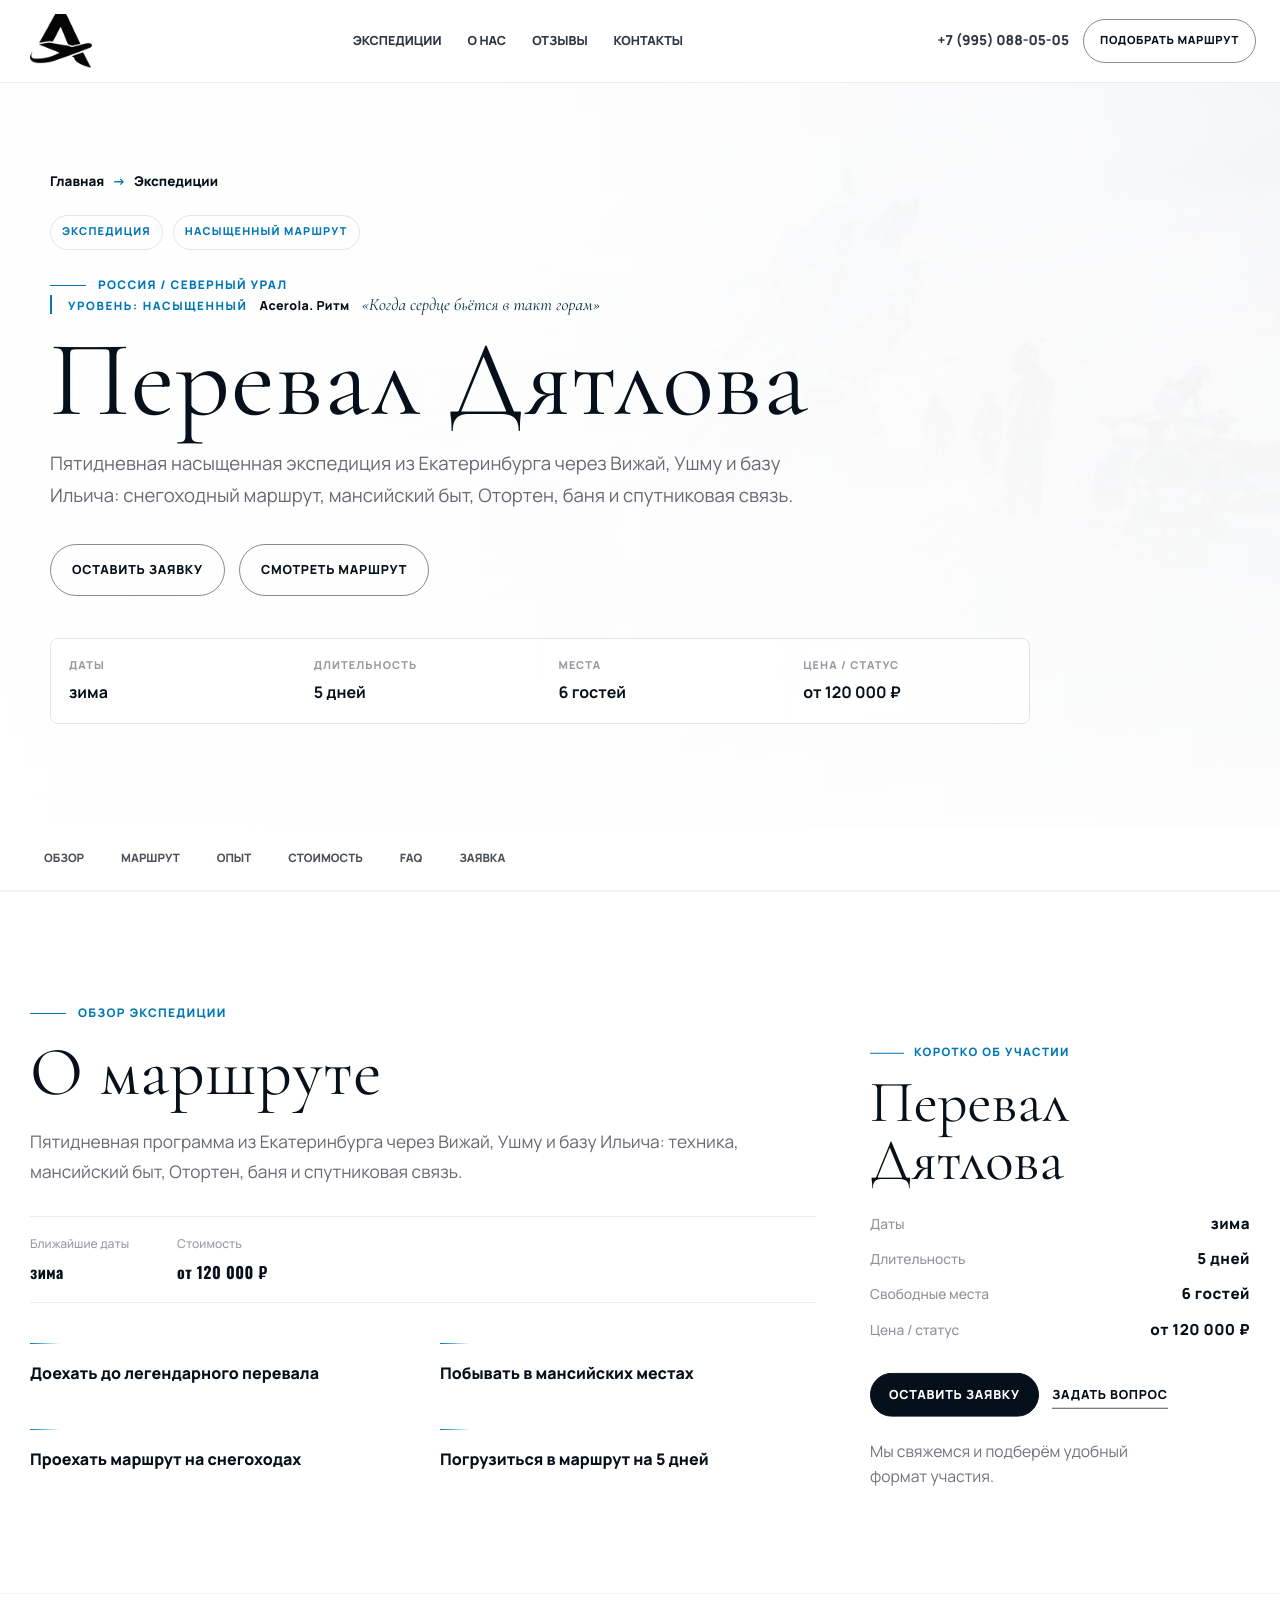
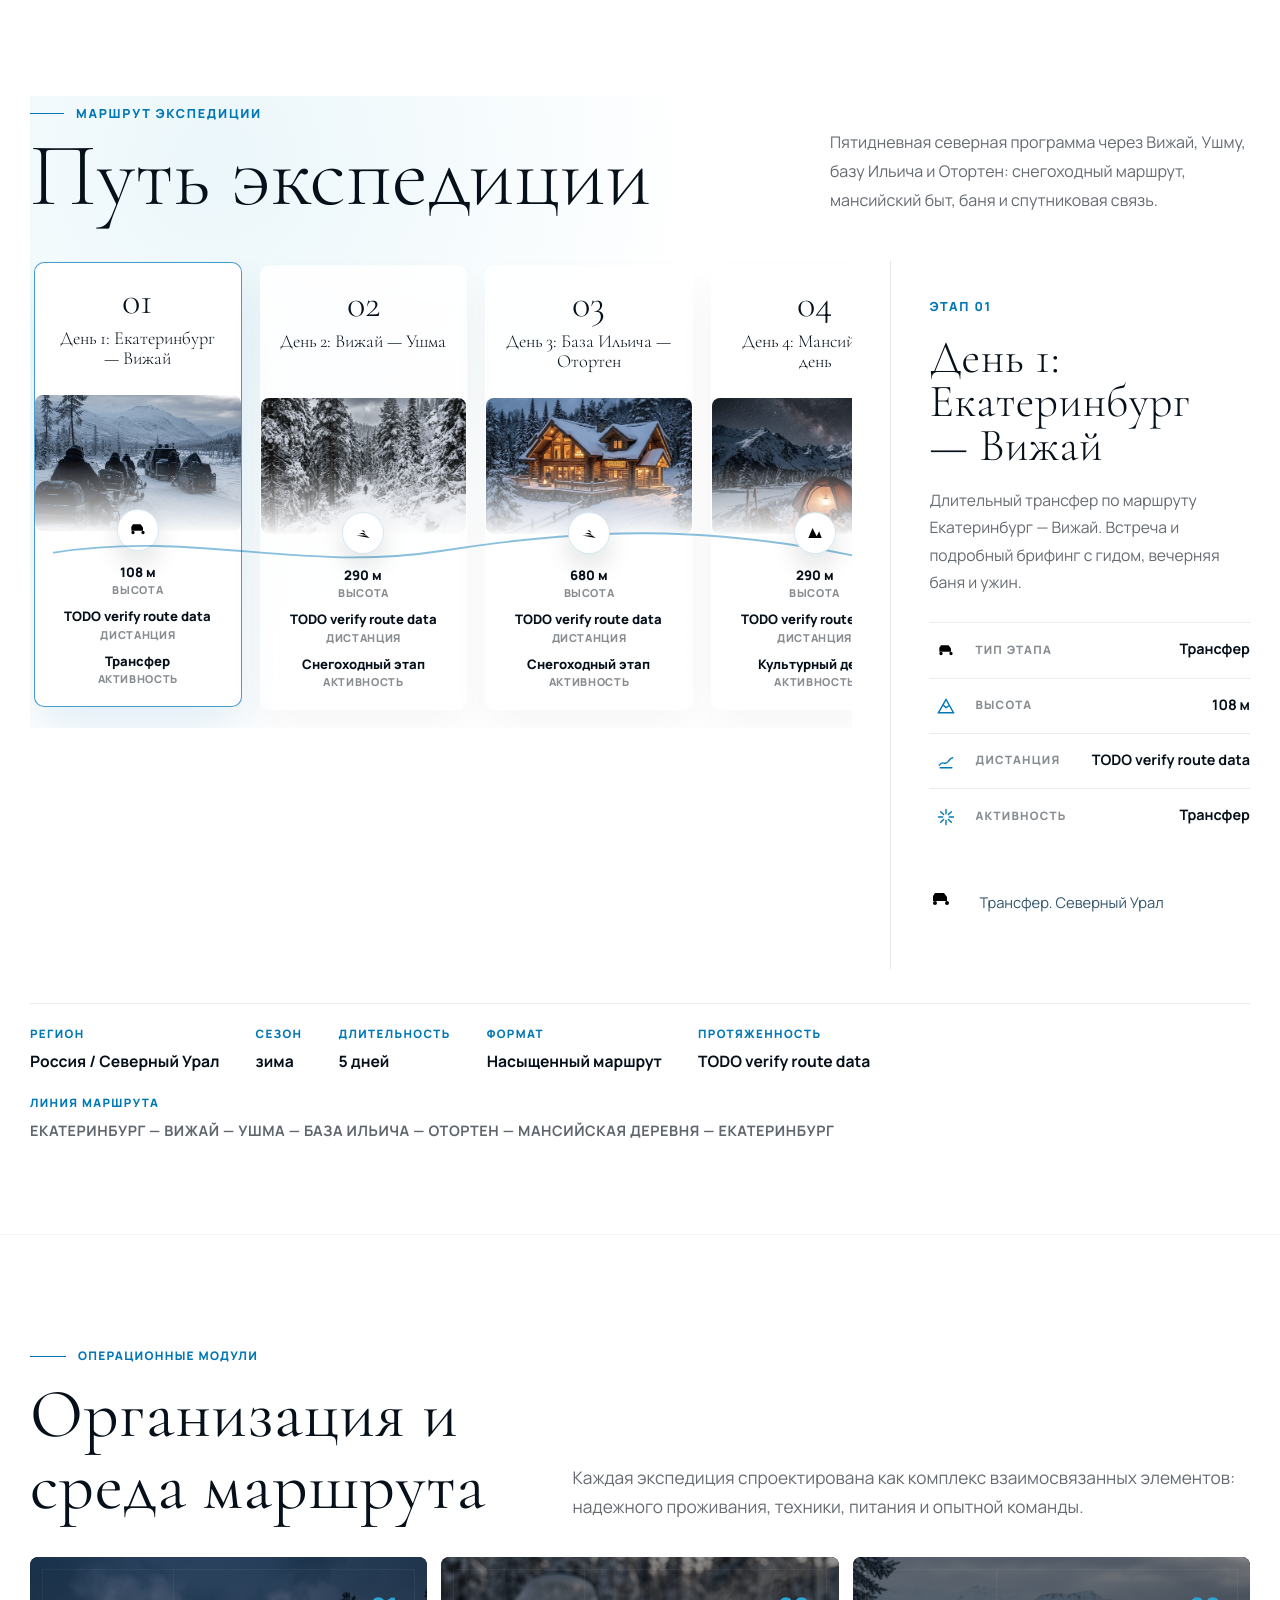
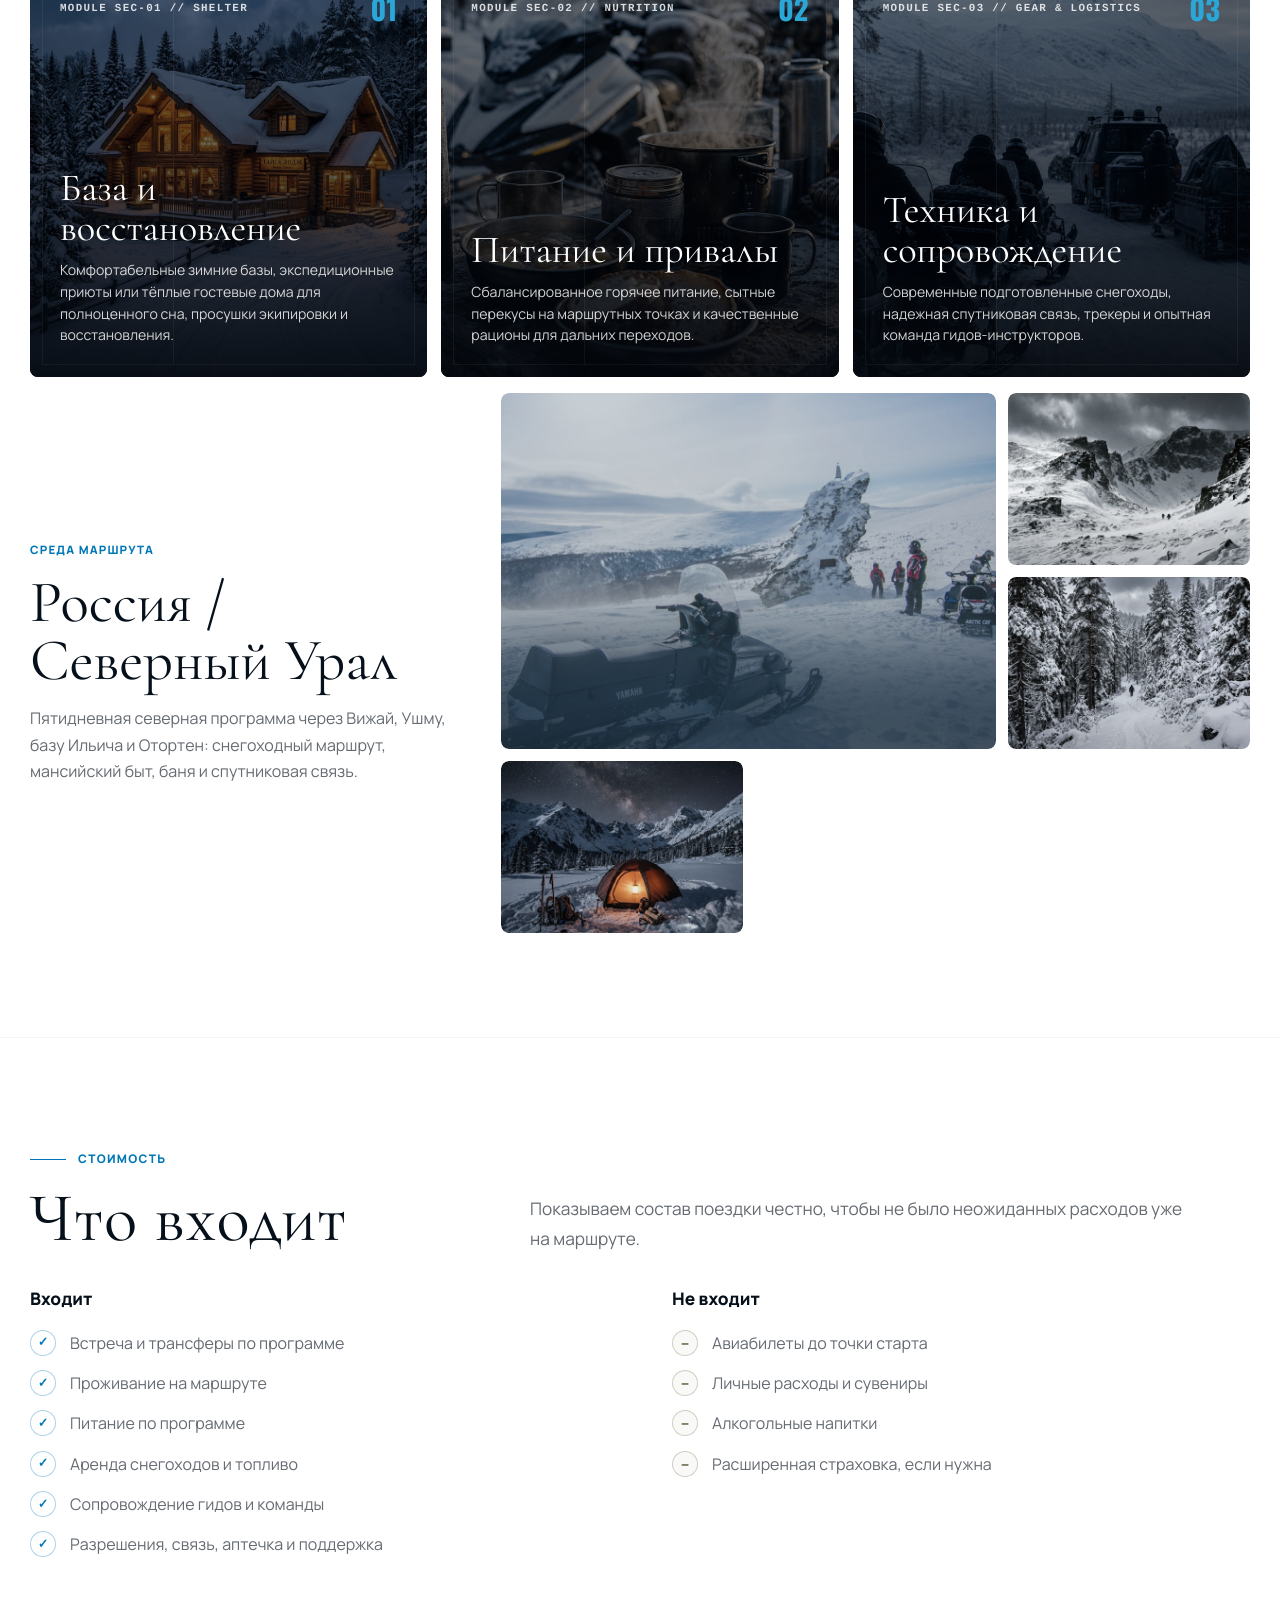
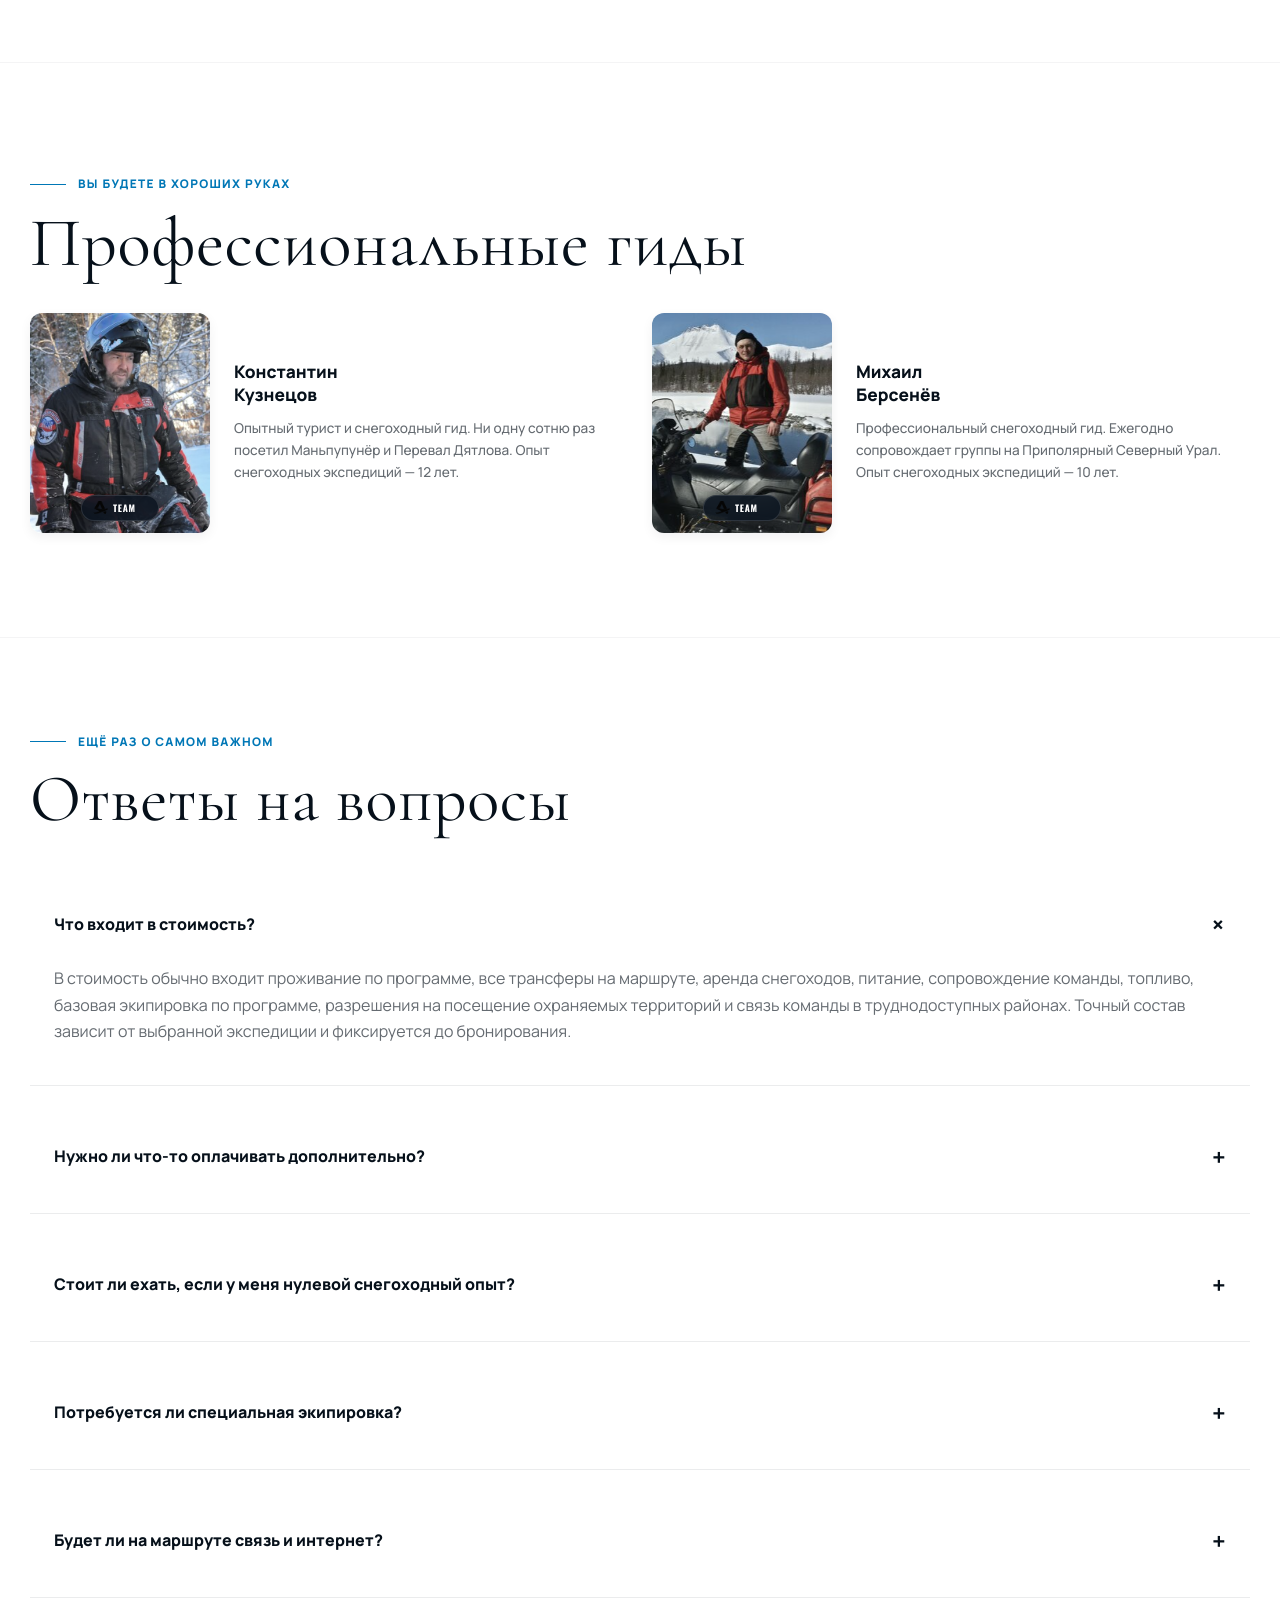
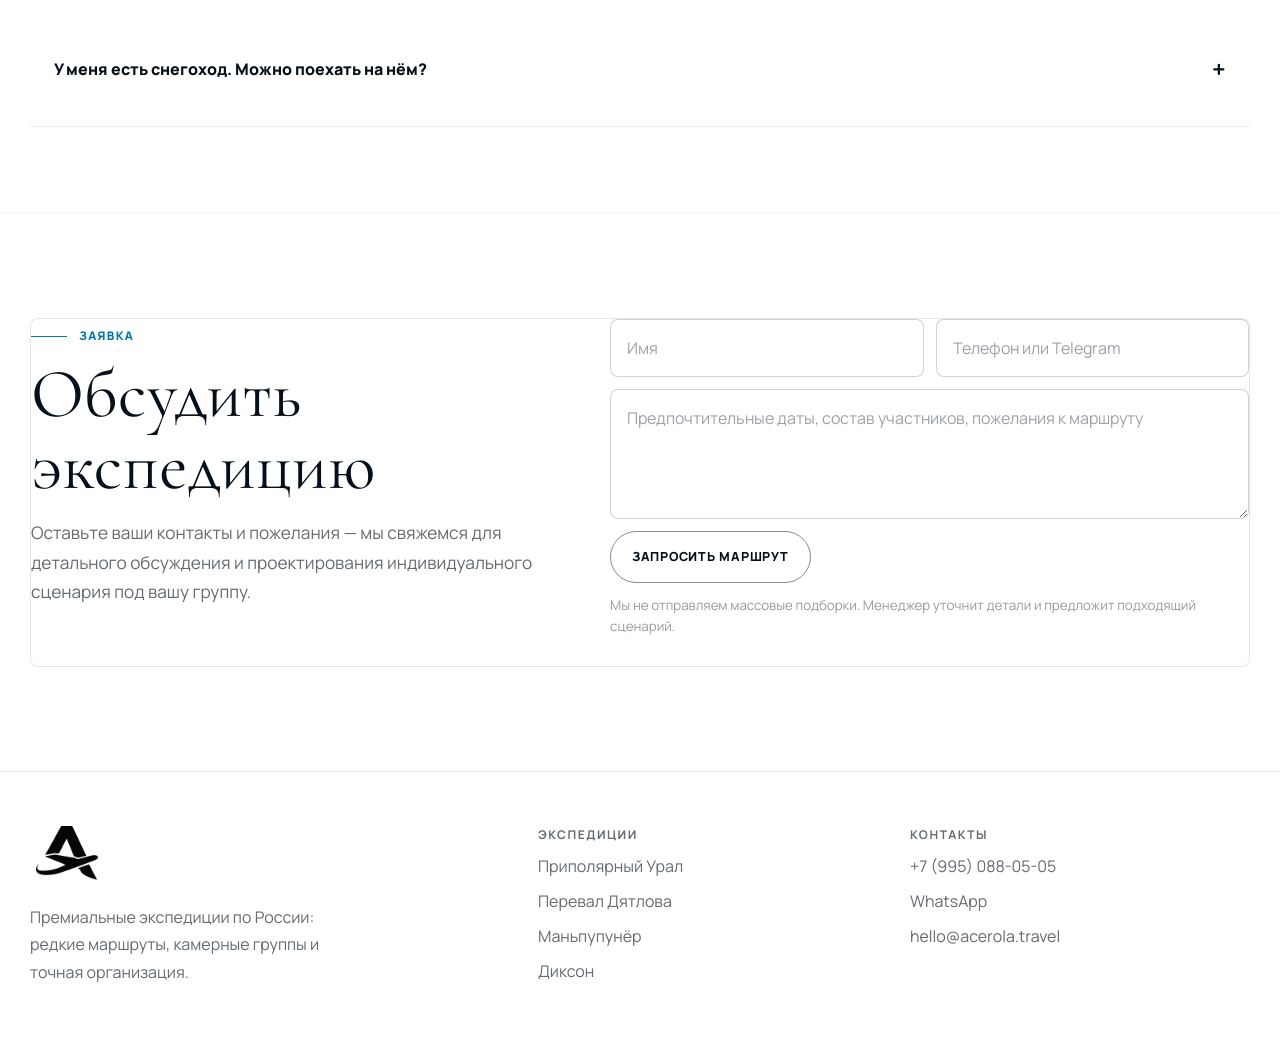
<file: expeditions/dyatlov-pass.html>
<!doctype html>
<html lang="ru">
<head>
  <meta charset="UTF-8">
  <meta name="viewport" content="width=device-width, initial-scale=1.0">
  <title>Перевал Дятлова — Acerola Travel</title>
  <meta name="description" content="Пятидневная насыщенная экспедиция к Перевалу Дятлова через Вижай, Ушму, базу Ильича и Отортен: снегоходы, мансийский быт, баня и спутниковая связь.">
  <link rel="preconnect" href="https://fonts.googleapis.com">
  <link rel="preconnect" href="https://fonts.gstatic.com" crossorigin>
  <link href="https://fonts.googleapis.com/css2?family=Cormorant+Garamond:ital,wght@0,300;0,400;0,600;1,300;1,400&family=Pinyon+Script&family=Manrope:wght@400;500;600;700;800;900&family=Oswald:wght@500;600;700&display=block" rel="stylesheet">
  <link rel="stylesheet" href="../assets/css/base.css">
  <link rel="stylesheet" href="../assets/css/premium.css">
  <link rel="stylesheet" href="../assets/css/configurator.css">
  <link rel="stylesheet" href="../assets/css/lab-home.css">
  <link rel="stylesheet" href="../assets/css/lab-responsive.css">
  <link rel="stylesheet" href="../assets/css/dossier.css">
  <link rel="stylesheet" href="../assets/css/dossier-route.css">
  <link rel="stylesheet" href="../assets/css/dossier-responsive.css">
</head>
<body class="exp-page">
  <header class="site-header">
    <div class="header-inner">
      <a class="brand" href="../index.html" aria-label="Acerola Travel">
        <img src="../assets/images/logo.png" alt="Acerola Travel">
        <span>Acerola<br><em>travel</em></span>
      </a>
      <nav class="main-nav" aria-label="Основная навигация">
        <a href="../index.html#about">О нас</a>
        <a href="../index.html#expeditions">Экспедиции</a>
        <a href="../index.html#faq">FAQ</a>
      </nav>
      <div class="header-actions">
        <a class="phone" href="tel:+79950880505">+7 (995) 088-05-05</a>
        <a class="btn btn-small btn-light" href="#contact">Заявка</a>
        <button class="menu-toggle" aria-label="Открыть меню" type="button">
          <span></span>
          <span></span>
          <span></span>
        </button>
      </div>
    </div>
  </header>
  <main>
    <section class="exp-hero" style="background-image:url('../assets/images/card-dyatlov.png')">
      <div class="container">
        <div class="crumbs">
          <a href="../index.html">Главная</a>
          <span>→</span>
          <a href="../index.html#expeditions">Экспедиции</a>
        </div>
        <span class="eyebrow">таинственный Северный Урал</span>
        <h1>Перевал Дятлова</h1>
        <p class="lead">Пятидневная насыщенная экспедиция из Екатеринбурга через Вижай, Ушму и базу Ильича: снегоходный маршрут, мансийский быт, Отортен, баня и спутниковая связь.</p>
        <div class="exp-hero-actions">
          <a class="btn btn-wood" href="#contact">Оставить заявку</a>
          <a class="btn btn-ghost" href="#route">Смотреть маршрут</a>
        </div>
        <div class="quick-facts">
          <div>
            <small>Старт</small>
            <strong>Екатеринбург</strong>
          </div>
          <div>
            <small>Сезон</small>
            <strong>декабрь — январь</strong>
          </div>
          <div>
            <small>Длительность</small>
            <strong>5 дней</strong>
          </div>
          <div>
            <small>Километраж</small>
            <strong>плотная логистика</strong>
          </div>
          <div>
            <small>Сложность</small>
            <strong>4/5</strong>
          </div>
        </div>
      </div>
    </section>
    <nav class="subnav">
      <div class="container">
        <a href="#overview">Обзор</a>
        <a href="#route">Маршрут</a>
        <a href="#comfort">Опыт</a>
        <a href="#cost">Стоимость</a>
        <a href="#faq">FAQ</a>
        <a href="#contact">Заявка</a>
      </div>
    </nav>
    <section class="section" id="overview">
      <div class="container overview-grid">
        <div class="overview-card" data-reveal>
          <span class="eyebrow">Обзор экспедиции</span>
          <h2>Что вас ждёт</h2>
          <p class="lead">Пятидневная программа из Екатеринбурга через Вижай, Ушму и базу Ильича: техника, мансийский быт, Отортен, баня и спутниковая связь.</p>
          <div class="dates-box">
            <div class="date-row">
              <span>Ближайшие даты</span>
              <b>уточняются</b>
            </div>
            <div class="date-row">
              <span>Стоимость</span>
              <b>по запросу</b>
            </div>
          </div>
        </div>
        <div class="bullet-grid" data-reveal>
          <div class="bullet">Доехать до легендарного перевала</div>
          <div class="bullet">Побывать в мансийских местах</div>
          <div class="bullet">Проехать маршрут на снегоходах</div>
          <div class="bullet">Погрузиться в маршрут на 5 дней</div>
        </div>
      </div>
    </section>
    <section class="section dark" id="route" data-total-distance="TODO verify route data" data-total-elevation="TODO verify route data">
      <div class="container">
        <div class="page-title-row" data-reveal>
          <div>
            <span class="eyebrow">Маршрут</span>
            <h2>Схема экспедиции</h2>
          </div>
          <p class="lead">Кликните по точке маршрута — справа появится краткое описание этапа.</p>
        </div>
        <div class="route-card" data-reveal>
          <div class="route-visual">
            <svg viewBox="0 0 800 420">
              <path d="M90 290 C170 140 260 260 350 145 S560 80 700 230" fill="none" stroke="rgba(255,255,255,.62)" stroke-width="2" stroke-dasharray="8 11"/>
            </svg>
            <button class="route-dot is-active" type="button" style="left:10%;top:62%" 
                    data-title="День 1: Екатеринбург — Вижай" 
                    data-text="Длительный трансфер по маршруту Екатеринбург — Вижай. Встреча и подробный брифинг с гидом, вечерняя баня и ужин."
                    data-transport="transfer"
                    data-character="Трансфер"
                    data-altitude="108 м"
                    data-distance="TODO verify route data"
                    data-map-label="СТАРТ ВИЖАЙ"
                    data-map-label-pos="bottom"
                    data-map-icon="flag"></button>
            <button class="route-dot" type="button" style="left:26%;top:48%" 
                    data-title="День 2: Вижай — Ушма" 
                    data-text="Завтрак, знакомство с ходовой техникой и подбор экипировки. Выезд в сторону поселка Ушма с плановыми остановками, встреча с манси, традиционный ужин и баня."
                    data-transport="snowmobile"
                    data-character="Снегоходный этап"
                    data-altitude="290 м"
                    data-distance="TODO verify route data"
                    data-map-label="УШМА / МАНСИ"
                    data-map-label-pos="top"
                    data-map-icon="camp"></button>
            <button class="route-dot" type="button" style="left:42%;top:32%" 
                    data-title="День 3: База Ильича — Отортен" 
                    data-text="Ранний подъем, плотный завтрак и выезд к базе Ильича. Осмотр базы, полноценный обед, движение к горе Отортен, фотосессия и возвращение к манси."
                    data-transport="snowmobile"
                    data-character="Снегоходный этап"
                    data-altitude="680 м"
                    data-distance="TODO verify route data"
                    data-map-label="БАЗА ИЛЬИЧА"
                    data-map-label-pos="top"
                    data-map-icon="camp"></button>
            <button class="route-dot" type="button" style="left:58%;top:42%" 
                    data-title="День 4: Мансийский день" 
                    data-text="Погружение в быт манси: рыбалка, традиционные активности и плановый звонок со спутникового телефона для проверки связи. Вечером — ужин и баня."
                    data-transport="expedition"
                    data-character="Культурный день"
                    data-altitude="290 м"
                    data-distance="TODO verify route data"
                    data-map-label="СВЯЗЬ / МАНСИ"
                    data-map-label-pos="top"
                    data-map-icon="flag"></button>
            <button class="route-dot" type="button" style="left:78%;top:58%" 
                    data-title="День 5: Возвращение" 
                    data-text="Завтрак, сборы, обратный трансфер через Вижай и дорога в Екатеринбург. По пути — короткий разбор маршрута и передача фотографий."
                    data-transport="transfer"
                    data-character="Трансфер"
                    data-altitude="108 м"
                    data-distance="TODO verify route data"
                    data-map-label="ФИНИШ ВИЖАЙ"
                    data-map-label-pos="bottom"
                    data-map-icon="flag"></button>
          </div>
          <aside class="route-info">
            <span class="eyebrow">Точка маршрута</span>
            <h3>День 1: Екатеринбург — Вижай</h3>
            <p>Длительный трансфер, подробный брифинг с гидом, баня и ужин перед выходом на маршрут.</p>
            <div class="route-line">Екатеринбург — Вижай — Ушма — База Ильича — Отортен — Мансийская деревня — Екатеринбург</div>
          </aside>
        </div>
      </div>
    </section>
    <section class="section" id="comfort">
      <div class="container">
        <div class="page-title-row" data-reveal>
          <div>
            <span class="eyebrow">Продуман каждый шаг</span>
            <h2>Опыт экспедиции</h2>
          </div>
          <p class="lead">Размещение, питание, техника и северная среда маршрута собраны в один цельный блок.</p>
        </div>
        <div class="comfort-grid" data-reveal>
          <div class="comfort-card">
            <img src="../assets/images/dyatlov_tent.png" alt="Проживание">
            <div>
              <h3>Проживание</h3>
              <p class="muted">Базы, приюты, гостевые дома или отели — в зависимости от маршрута.</p>
            </div>
          </div>
          <div class="comfort-card">
            <img src="https://images.unsplash.com/photo-1510137600163-2729bc695ac1?auto=format&fit=crop&w=500&q=80" alt="Питание">
            <div>
              <h3>Питание</h3>
              <p class="muted">Горячее питание, перекусы и понятная логистика еды на маршруте.</p>
            </div>
          </div>
          <div class="comfort-card">
            <img src="../assets/images/dyatlov_pass_winter.png" alt="Техника">
            <div>
              <h3>Техника</h3>
              <p class="muted">Снегоходы, сопровождение, связь команды и помощь с экипировкой.</p>
            </div>
          </div>
        </div>
      </div>
    </section>
    <section class="section" id="cost">
      <div class="container">
        <div class="page-title-row" data-reveal>
          <div>
            <span class="eyebrow">Стоимость</span>
            <h2>Что входит</h2>
          </div>
          <p class="lead">Показываем состав поездки честно, чтобы не было неожиданных расходов уже на маршруте.</p>
        </div>
        <div class="included-grid" data-reveal>
          <div class="included-card">
            <h3>Входит</h3>
            <ul>
              <li>Встреча и трансферы по программе</li>
              <li>Проживание на маршруте</li>
              <li>Питание по программе</li>
              <li>Аренда снегоходов и топливо</li>
              <li>Сопровождение гидов и команды</li>
              <li>Разрешения, связь, аптечка и поддержка</li>
            </ul>
          </div>
          <div class="included-card minus">
            <h3>Не входит</h3>
            <ul>
              <li>Авиабилеты до точки старта</li>
              <li>Личные расходы и сувениры</li>
              <li>Алкогольные напитки</li>
              <li>Расширенная страховка, если нужна</li>
            </ul>
          </div>
        </div>
      </div>
    </section>
        <section class="section">
      <div class="container">
        <div class="page-title-row" data-reveal>
          <div>
            <span class="eyebrow">Вы будете в хороших руках</span>
            <h2>Профессиональные гиды</h2>
          </div>
        </div>
        <div class="guides" data-reveal>
          <div class="guide">
            <div class="guide-avatar-wrap">
              <img src="../assets/images/guide-konstantin.png" alt="Константин Кузнецов">
              <div class="guide-badge">
                <img src="../assets/images/logo.png" alt="Acerola" class="guide-badge-logo">
                <span>TEAM</span>
              </div>
            </div>
            <div class="guide-info">
              <h3>Константин<br>Кузнецов</h3>
              <p>Опытный турист и снегоходный гид. Ни одну сотню раз посетил Маньпупунёр и Перевал Дятлова. Опыт снегоходных экспедиций — 12 лет.</p>
            </div>
          </div>
          <div class="guide">
            <div class="guide-avatar-wrap">
              <img src="../assets/images/guide-mikhail.png" alt="Михаил Берсенёв">
              <div class="guide-badge">
                <img src="../assets/images/logo.png" alt="Acerola" class="guide-badge-logo">
                <span>TEAM</span>
              </div>
            </div>
            <div class="guide-info">
              <h3>Михаил<br>Берсенёв</h3>
              <p>Профессиональный снегоходный гид. Ежегодно сопровождает группы на Приполярный Северный Урал. Опыт снегоходных экспедиций — 10 лет.</p>
            </div>
          </div>
        </div>
      </div>
    </section>
    <section class="section-tight" id="faq">
      <div class="container">
        <span class="eyebrow">Ещё раз о самом важном</span>
        <h2>Ответы на вопросы</h2>
        <div class="faq-list">
          <div class="faq-item is-open">
            <button class="faq-q" type="button">
              <span>Что входит в стоимость?</span>
              <b>+</b>
            </button>
            <div class="faq-a">
              <p>В стоимость обычно входит проживание по программе, все трансферы на маршруте, аренда снегоходов, питание, сопровождение команды, топливо, базовая экипировка по программе, разрешения на посещение охраняемых территорий и связь команды в труднодоступных районах. Точный состав зависит от выбранной экспедиции и фиксируется до бронирования.</p>
            </div>
          </div>
          <div class="faq-item ">
            <button class="faq-q" type="button">
              <span>Нужно ли что-то оплачивать дополнительно?</span>
              <b>+</b>
            </button>
            <div class="faq-a">
              <p>Обычно отдельно оплачиваются авиабилеты до точки старта и обратно, личные расходы, алкогольные напитки и расширенная индивидуальная страховка, если она нужна. Для индивидуальных маршрутов список дополнительных расходов согласовывается заранее.</p>
            </div>
          </div>
          <div class="faq-item ">
            <button class="faq-q" type="button">
              <span>Стоит ли ехать, если у меня нулевой снегоходный опыт?</span>
              <b>+</b>
            </button>
            <div class="faq-a">
              <p>Для некоторых маршрутов — да, но не для всех. Короткие и индивидуальные форматы можно адаптировать под новичков. Сложные экспедиции вроде Приполярного Урала или Маньпупунёра требуют нормальной физической формы и готовности к суровой погоде. Лучше обсудить это с нами перед бронированием.</p>
            </div>
          </div>
          <div class="faq-item ">
            <button class="faq-q" type="button">
              <span>Потребуется ли специальная экипировка?</span>
              <b>+</b>
            </button>
            <div class="faq-a">
              <p>Да, зимняя экспедиция требует правильной одежды. Мы заранее отправляем список вещей и подскажем, что обязательно, что можно арендовать, а что лучше не брать. Если чего-то нет, часть экипировки можно получить на время экспедиции по предварительной договорённости.</p>
            </div>
          </div>
          <div class="faq-item ">
            <button class="faq-q" type="button">
              <span>Будет ли на маршруте связь и интернет?</span>
              <b>+</b>
            </button>
            <div class="faq-a">
              <p>В городах и на базах связь может быть, но в горах, тайге и арктических районах интернет часто отсутствует. Команда использует доступные средства связи и заранее планирует контрольные точки маршрута.</p>
            </div>
          </div>
          <div class="faq-item ">
            <button class="faq-q" type="button">
              <span>У меня есть снегоход. Можно поехать на нём?</span>
              <b>+</b>
            </button>
            <div class="faq-a">
              <p>Да, в некоторых экспедициях это возможно. В таком случае стоимость будет пересчитана, потому что аренда техники не понадобится. Важно заранее согласовать модель, состояние снегохода, топливо, доставку и требования безопасности.</p>
            </div>
          </div>
        </div>
      </div>
    </section>
    <section class="section contact-section" id="contact" data-reveal>
      <div class="container contact-card">
        <div>
          <span class="eyebrow">Заявка</span>
          <h2>Оставить заявку на направление</h2>
          <p class="lead">Оставьте контакты — мы подберём маршрут, даты и формат под вашу группу.</p>
        </div>
        <form class="lead-form">
          <input required name="name" placeholder="Имя" autocomplete="name" />
          <input required name="contact" placeholder="Телефон или Telegram" autocomplete="tel" />
          <select name="direction">
            <option selected disabled>Выберите направление</option>
            <option>Приполярный Урал: Суперэкстрим</option>
            <option>Перевал Дятлова</option>
            <option>Маньпупунёр</option>
            <option>Диксон — Арктика</option>
            <option>Сделайте путешествие под себя</option>
            <option>Экспедиции выходного дня</option>
          </select>
          <textarea name="message" placeholder="Количество человек, даты, пожелания"></textarea>
          <button class="btn btn-wood" type="submit">Отправить заявку</button>
          <small>Демо-форма. Позже подключим отправку в Telegram / WhatsApp / CRM.</small>
        </form>
      </div>
    </section>
  </main>
  <footer class="site-footer">
    <div class="container footer-grid">
      <div>
        <a class="brand footer-brand" href="../index.html">
          <img src="../assets/images/logo.png" alt="Acerola Travel">
          <span>Acerola<br><em>travel</em></span>
        </a>
        <p>Премиальные экспедиции по России: редкие маршруты, камерные группы и точная организация.</p>
      </div>
      <div>
        <strong>Экспедиции</strong>
        <a href="../expeditions/pripolyarny-ural.html">Приполярный Урал</a>
        <a href="../expeditions/dyatlov-pass.html">Перевал Дятлова</a>
        <a href="../expeditions/manypupuner.html">Маньпупунёр</a>
        <a href="../expeditions/dikson.html">Диксон</a>
      </div>
      <div>
        <strong>Контакты</strong>
        <a href="tel:+79950880505">+7 (995) 088-05-05</a>
        <a href="https://wa.me/79950880505">WhatsApp</a>
        <a href="mailto:hello@acerola.travel">hello@acerola.travel</a>
      </div>
    </div>
  </footer>
  <div class="mobile-cta">
    <a class="btn btn-wood" href="#contact">Оставить заявку</a>
  </div>
  <script src="../assets/js/expedition-data.js"></script>
  <script src="../assets/js/expedition-detail.js"></script>
  <script src="../assets/js/expedition-levels.js"></script>
  <script src="../assets/js/site.js"></script>
</body>
</html>
</file>
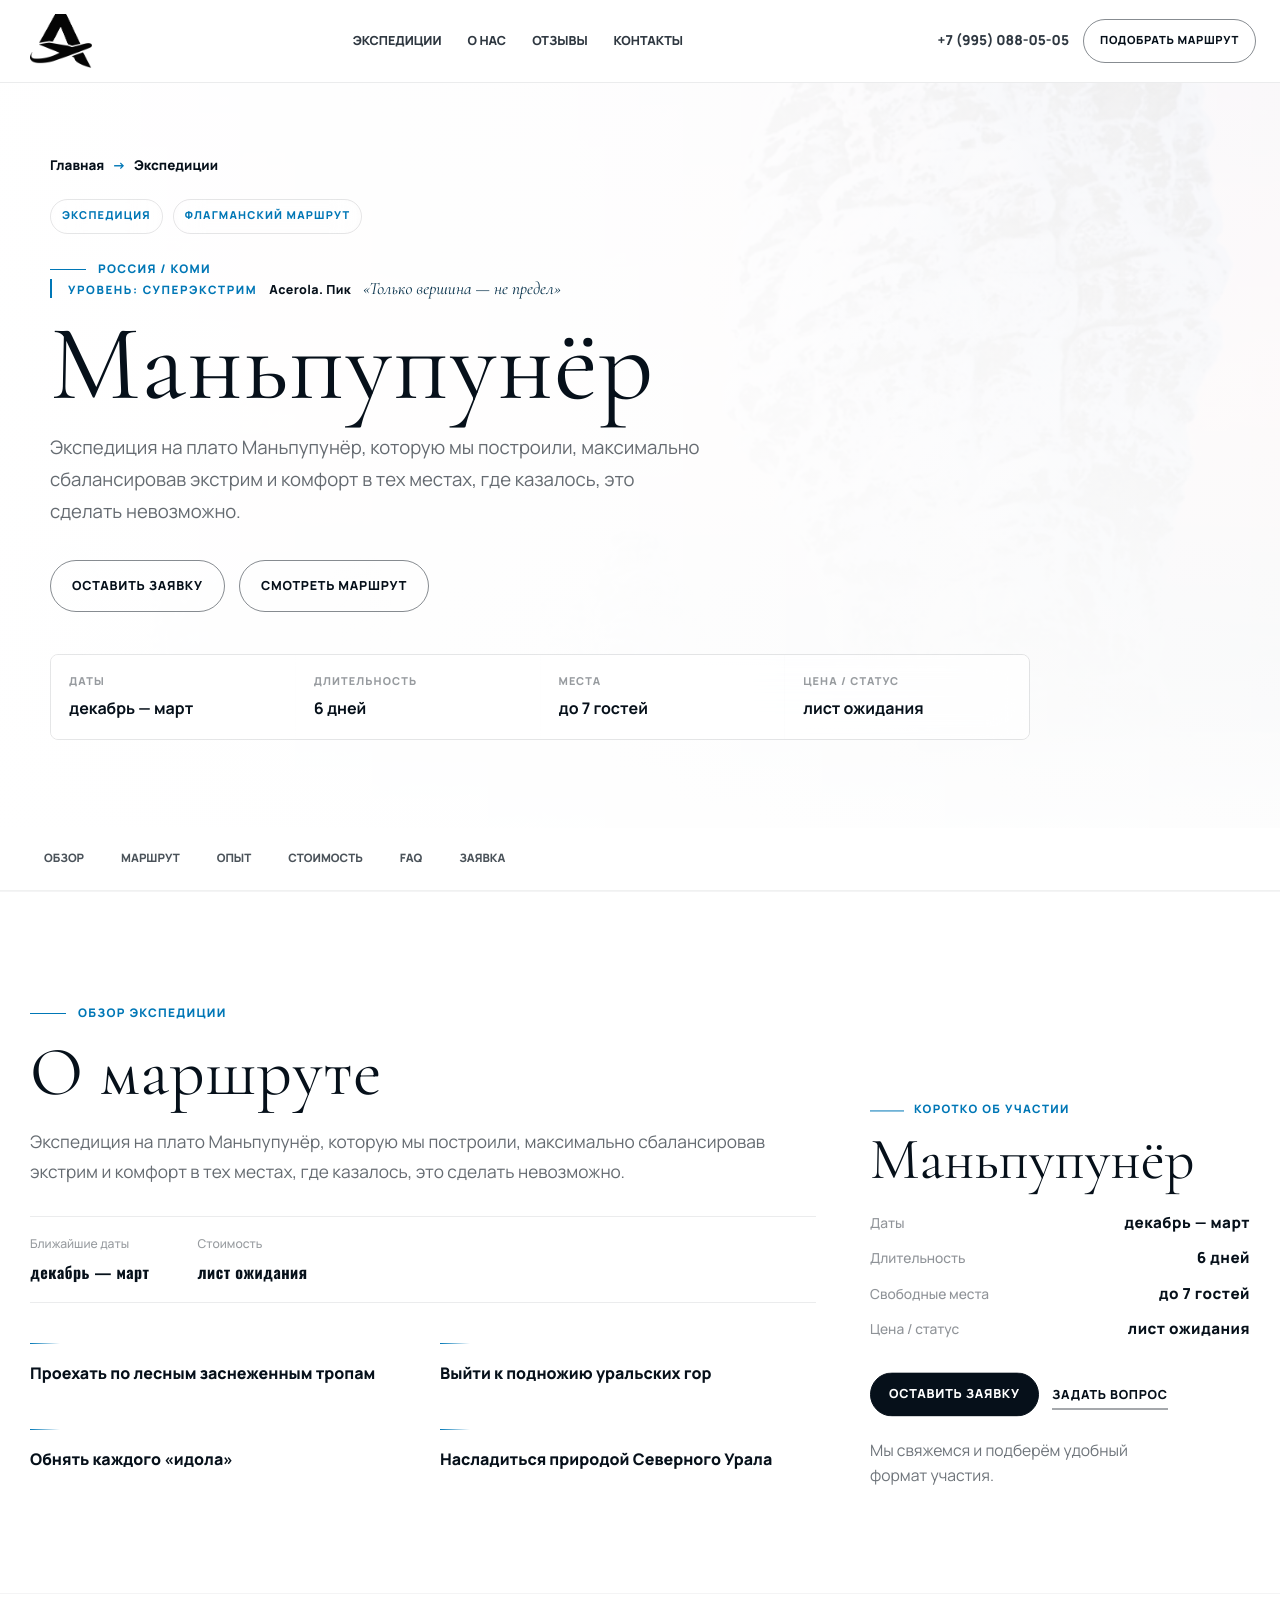
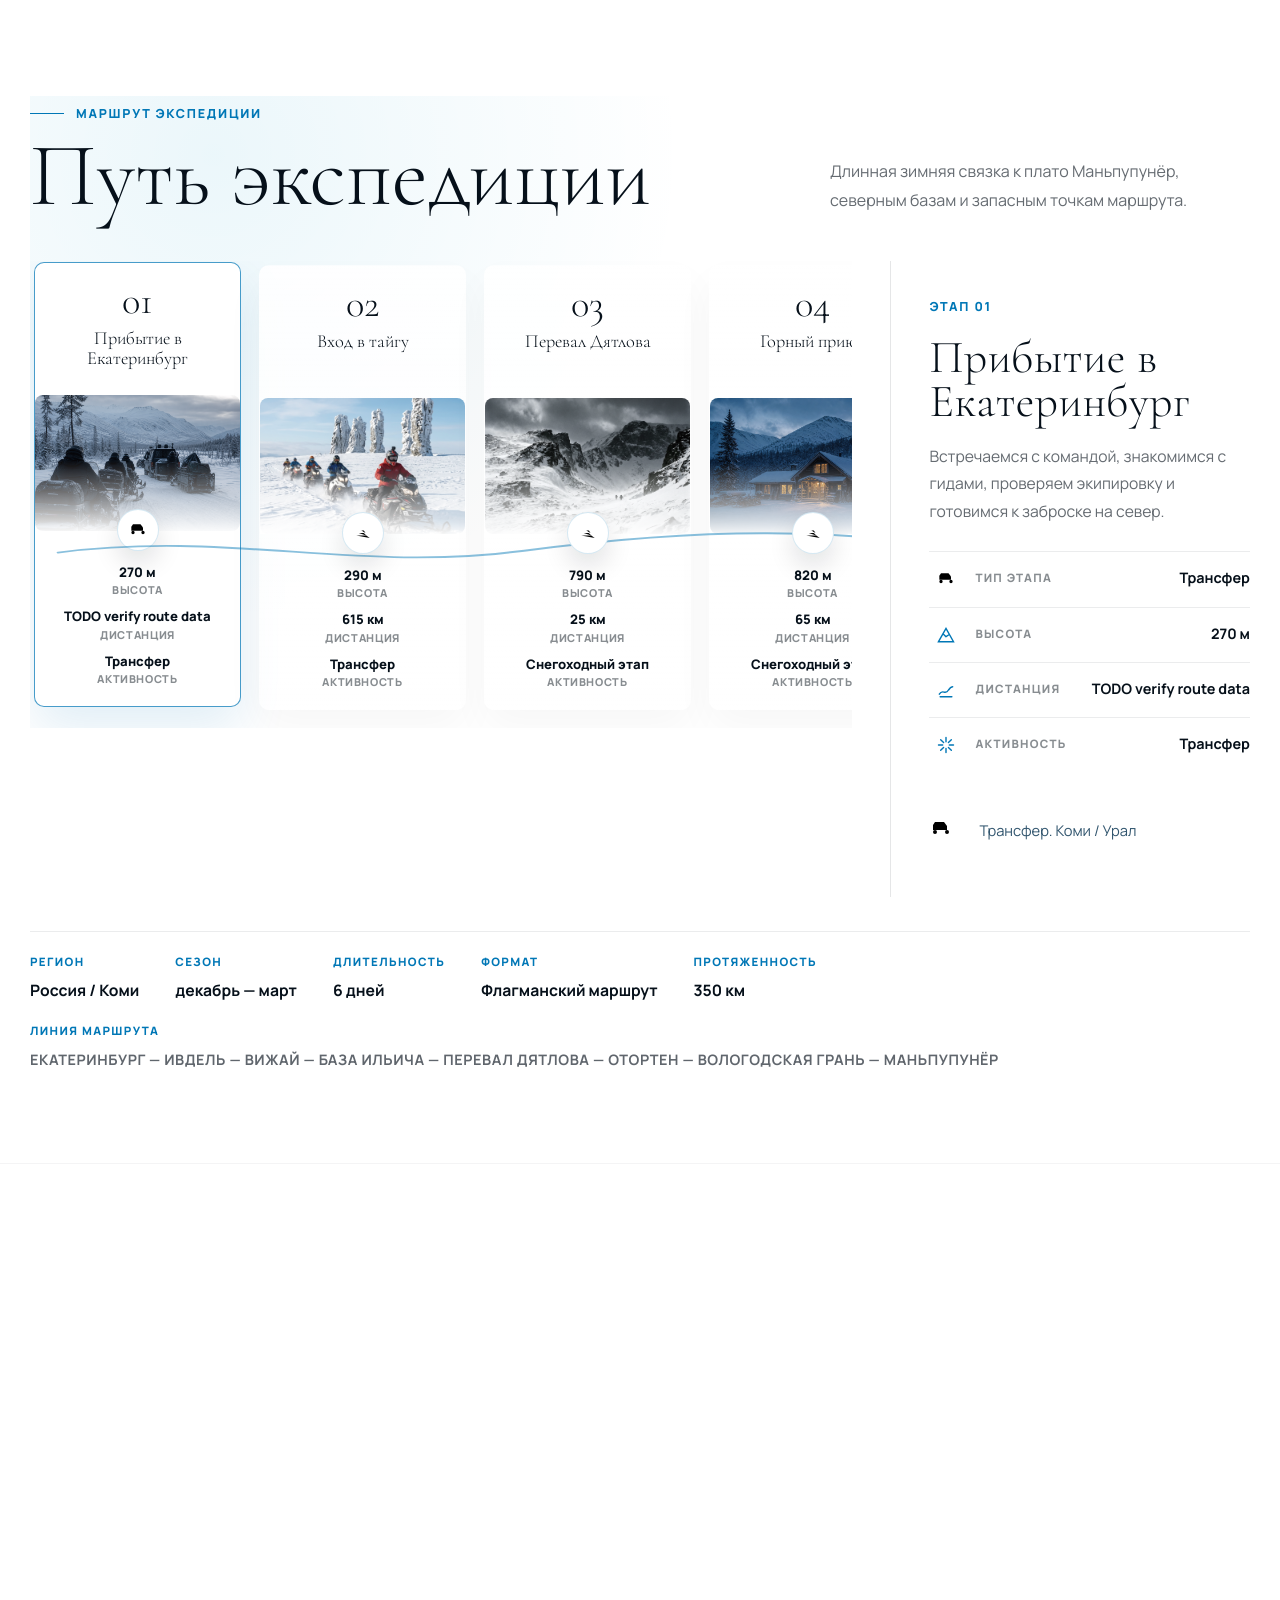
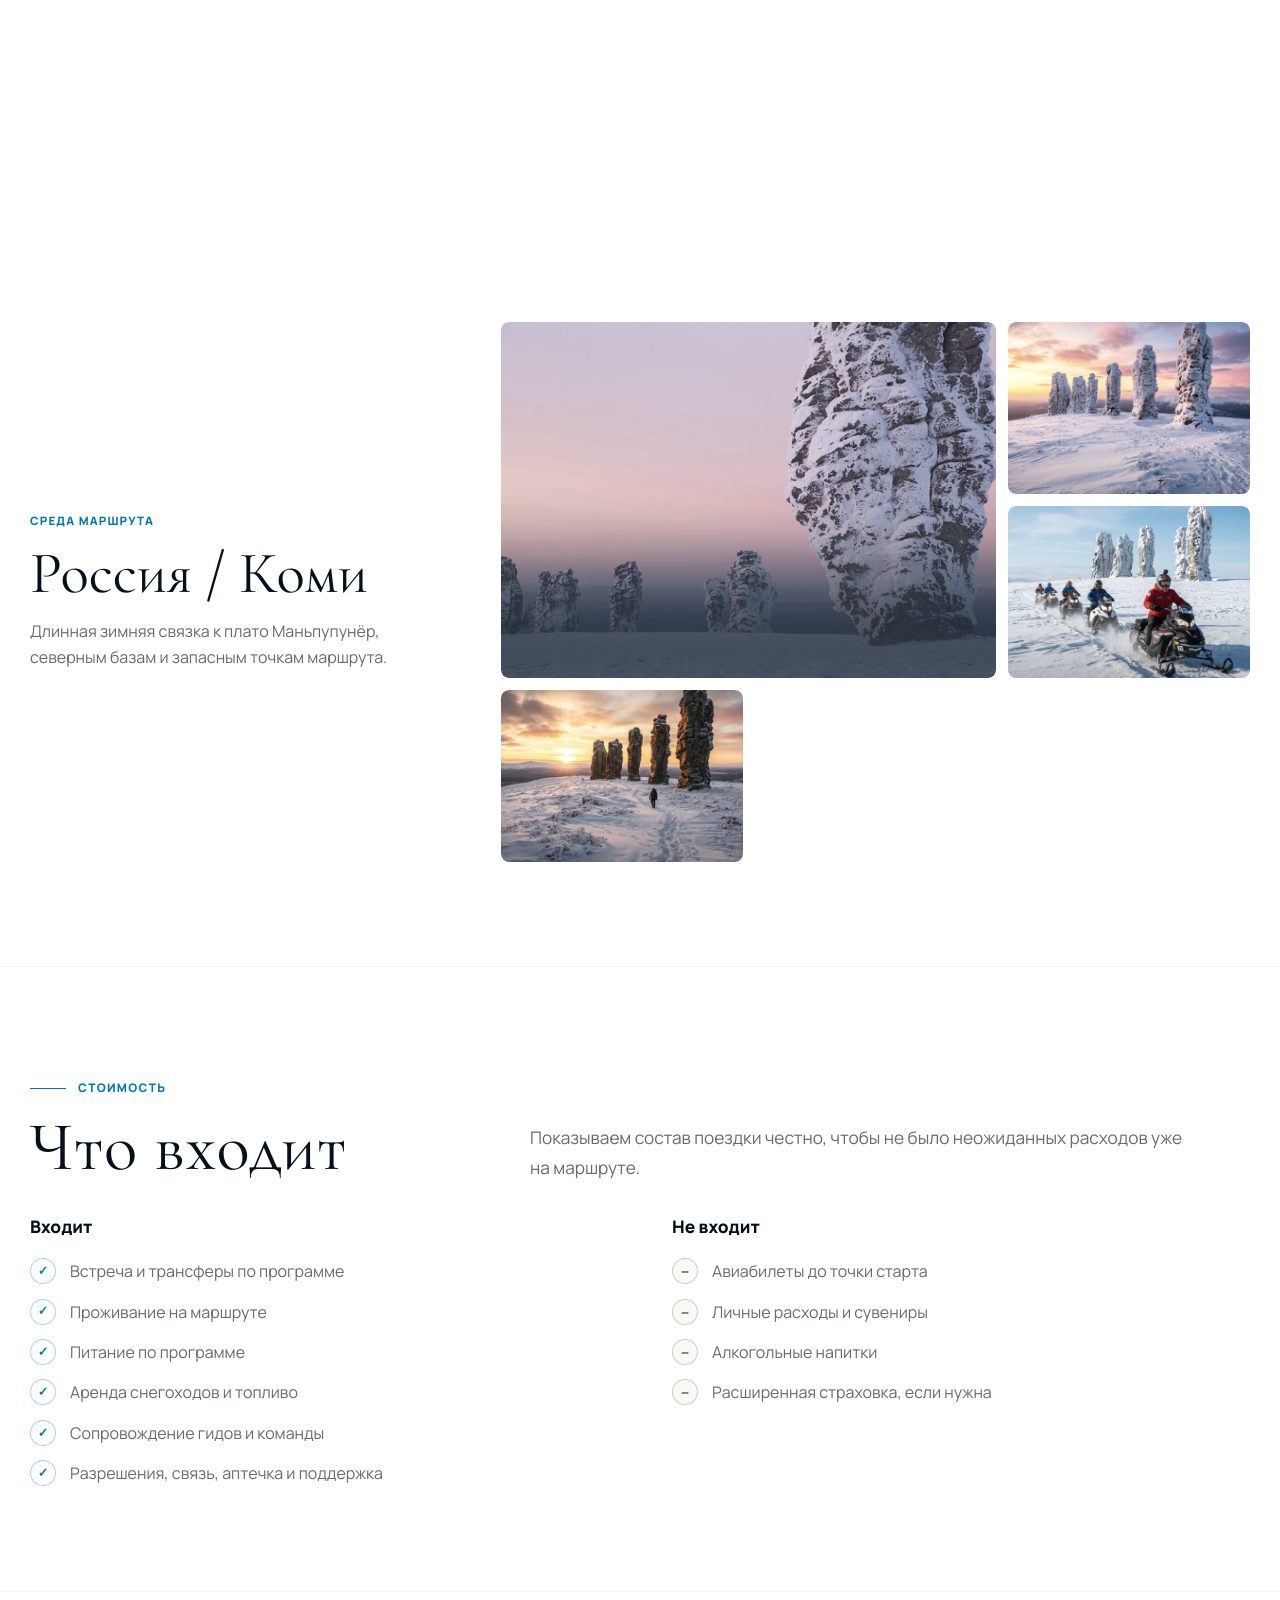
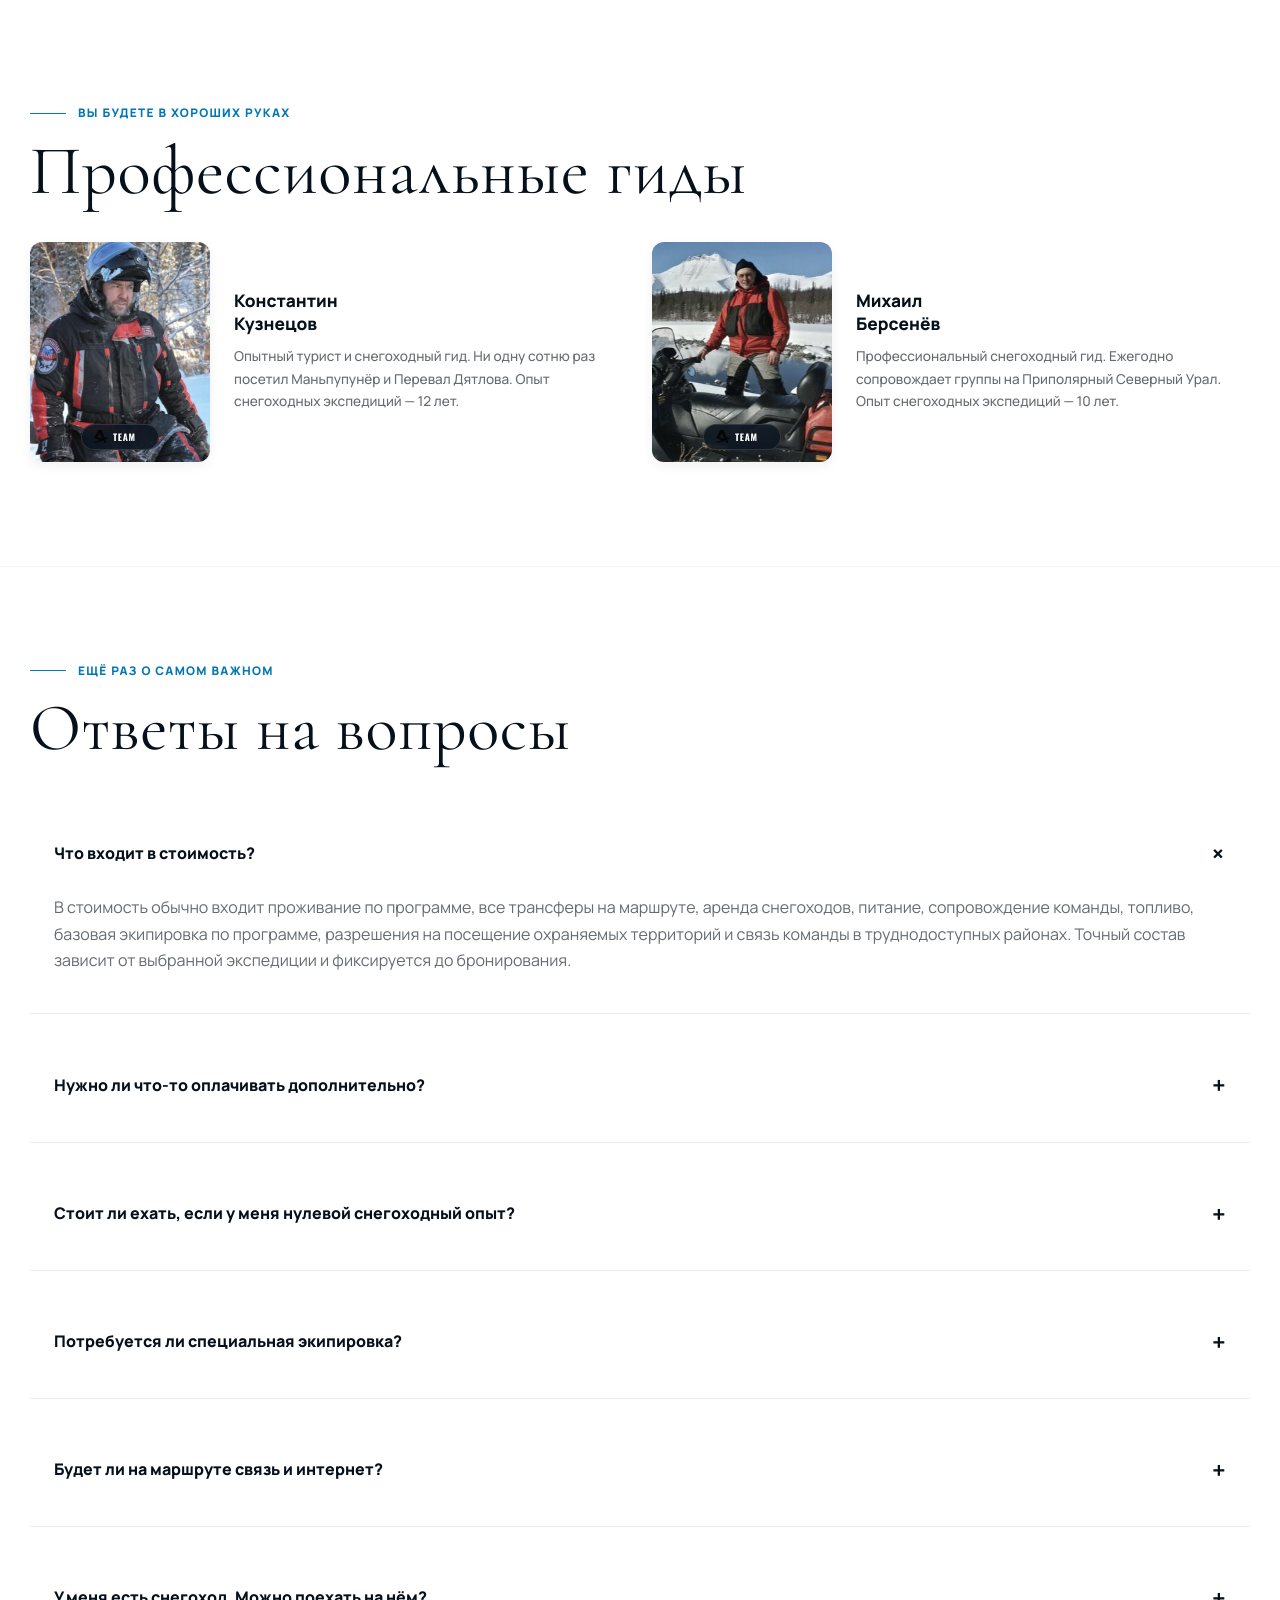
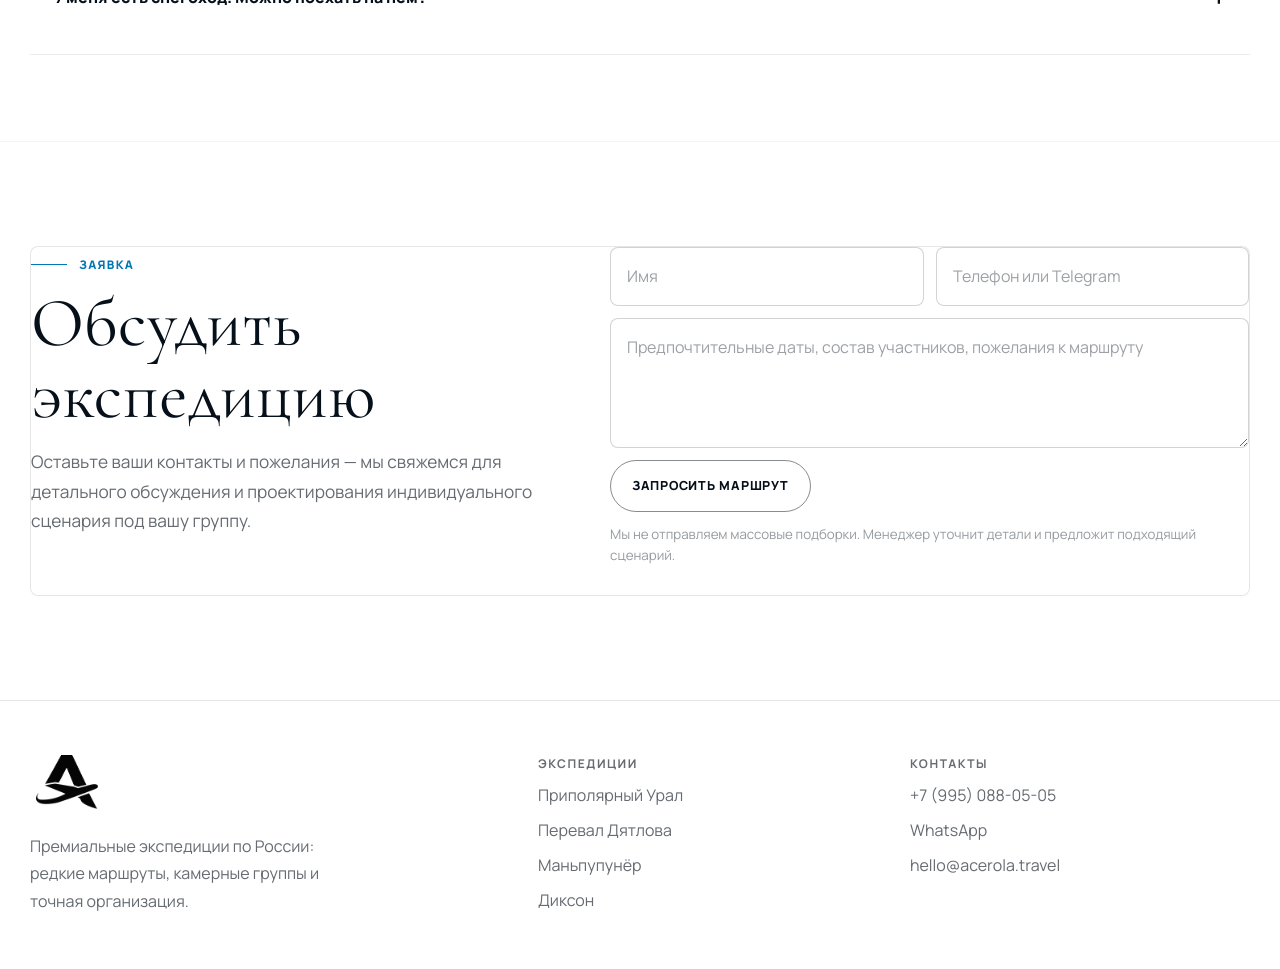
<file: expeditions/manypupuner.html>
<!doctype html><html lang="ru"><head><meta charset="UTF-8"><meta name="viewport" content="width=device-width, initial-scale=1.0"><title>Маньпупунёр — Acerola Travel</title><meta name="description" content="Экспедиция на плато Маньпупунёр, которую мы построили, максимально сбалансировав экстрим и комфорт в тех местах, где казалось, это сделать невозможно."><link rel="preconnect" href="https://fonts.googleapis.com"><link rel="preconnect" href="https://fonts.gstatic.com" crossorigin><link href="https://fonts.googleapis.com/css2?family=Cormorant+Garamond:ital,wght@0,300;0,400;0,600;1,300;1,400&family=Pinyon+Script&family=Manrope:wght@400;500;600;700;800;900&family=Oswald:wght@500;600;700&display=block" rel="stylesheet"><link rel="stylesheet" href="../assets/css/base.css"><link rel="stylesheet" href="../assets/css/premium.css"><link rel="stylesheet" href="../assets/css/configurator.css"><link rel="stylesheet" href="../assets/css/lab-home.css"><link rel="stylesheet" href="../assets/css/lab-responsive.css"><link rel="stylesheet" href="../assets/css/dossier.css"><link rel="stylesheet" href="../assets/css/dossier-route.css"><link rel="stylesheet" href="../assets/css/dossier-responsive.css"></head><body class="exp-page"><header class="site-header">
    <div class="header-inner">
      <a class="brand" href="../index.html" aria-label="Acerola Travel"><img src="../assets/images/logo.png" alt="Acerola Travel"><span>Acerola<br><em>travel</em></span></a>
      <nav class="main-nav" aria-label="Основная навигация">
        <a href="../index.html#about">О нас</a>
        <a href="../index.html#expeditions">Экспедиции</a>
        <a href="../index.html#faq">FAQ</a>
      </nav>
      <div class="header-actions"><a class="phone" href="tel:+79950880505">+7 (995) 088-05-05</a><a class="btn btn-small btn-light" href="#contact">Заявка</a><button class="menu-toggle" aria-label="Открыть меню">☰</button></div>
    </div>
  </header>
  <main><section class="exp-hero" style="background-image:url('../assets/images/card-manypupuner.png')"><div class="container"><div class="crumbs"><a href="../index.html">Главная</a><span>→</span><a href="../index.html#expeditions">Экспедиции</a></div><span class="eyebrow">седьмое чудо России</span><h1>Маньпупунёр</h1><p class="lead">Экспедиция на плато Маньпупунёр, которую мы построили, максимально сбалансировав экстрим и комфорт в тех местах, где казалось, это сделать невозможно.</p><div class="exp-hero-actions"><a class="btn btn-wood" href="#contact">Оставить заявку</a><a class="btn btn-ghost" href="#route">Смотреть маршрут</a></div><div class="quick-facts"><div><small>Старт</small><strong>Екатеринбург</strong></div><div><small>Сезон</small><strong>декабрь — январь</strong></div><div><small>Длительность</small><strong>6 дней</strong></div><div><small>Километраж</small><strong>450 км</strong></div><div><small>Сложность</small><strong>5/5</strong></div></div></div></section>
  <nav class="subnav"><div class="container"><a href="#overview">Обзор</a><a href="#route">Маршрут</a><a href="#comfort">Опыт</a><a href="#cost">Стоимость</a><a href="#faq">FAQ</a><a href="#contact">Заявка</a></div></nav>
  <section class="section" id="overview"><div class="container overview-grid"><div class="overview-card" data-reveal><span class="eyebrow">Обзор экспедиции</span><h2>Что вас ждёт</h2><p class="lead">Экспедиция на плато Маньпупунёр, которую мы построили, максимально сбалансировав экстрим и комфорт в тех местах, где казалось, это сделать невозможно.</p><div class="dates-box"><div class="date-row"><span>Ближайшие даты</span><b>уточняются</b></div><div class="date-row"><span>Стоимость</span><b>по запросу</b></div></div></div><div class="bullet-grid" data-reveal><div class="bullet">Проехать по лесным заснеженным тропам</div><div class="bullet">Выйти к подножию уральских гор</div><div class="bullet">Обнять каждого «идола»</div><div class="bullet">Насладиться природой Северного Урала</div></div></div></section>
      <section class="section dark" id="route" data-total-distance="350 км" data-total-elevation="1450 м">
      <div class="container">
        <div class="page-title-row" data-reveal>
          <div>
            <span class="eyebrow">Маршрут</span>
            <h2>Схема экспедиции</h2>
          </div>
          <p class="lead">Кликните по точке маршрута — справа появится краткое описание этапа.</p>
        </div>
        <div class="route-card" data-reveal>
          <div class="route-visual">
            <svg viewBox="0 0 800 420">
              <path d="M90 290 C170 140 260 260 350 145 S560 80 700 230" fill="none" stroke="rgba(255,255,255,.62)" stroke-width="2" stroke-dasharray="8 11"/>
            </svg>
            <button class="route-dot is-active" style="left:12%;top:62%" 
                    data-title="Прибытие в Екатеринбург" 
                    data-text="Встречаемся с командой, знакомимся с гидами, проверяем экипировку и готовимся к заброске на север." 
                    data-transport="transfer"
                    data-character="Трансфер"
                    data-altitude="270 м"
                    data-distance="—"
                    data-map-label="СТАРТ ЕКАТЕРИНБУРГ"
                    data-map-label-pos="bottom"
                    data-map-icon="flag"
                    type="button"></button>
            <button class="route-dot" style="left:26%;top:44%" 
                    data-title="Вход в тайгу" 
                    data-text="Старт снегоходной части от посёлка Вижай, движение через густую тайгу до приюта База Ильича." 
                    data-transport="snowmobile"
                    data-character="Трансфер"
                    data-altitude="290 м"
                    data-distance="615 км"
                    type="button"></button>
            <button class="route-dot" style="left:38%;top:40%" 
                    data-title="Перевал Дятлова" 
                    data-text="Преодоление перевала, выход на осевой хребет Урала. Движение на север в условиях сильных ветров." 
                    data-transport="snowmobile"
                    data-character="Снегоходный этап"
                    data-altitude="790 м"
                    data-distance="25 км"
                    data-map-label="ПЕРЕВАЛ ДЯТЛОВА"
                    data-map-label-pos="top"
                    data-map-icon="camp"
                    type="button"></button>
            <button class="route-dot" style="left:54%;top:58%" 
                    data-title="Горный приют" 
                    data-text="Размещение в теплых модулях горного приюта Вологодская грань на границе Печоро-Илычского заповедника." 
                    data-transport="snowmobile"
                    data-character="Снегоходный этап"
                    data-altitude="820 м"
                    data-distance="65 км"
                    data-map-label="ГОРНЫЙ ПРИЮТ"
                    data-map-label-pos="bottom"
                    data-map-icon="camp"
                    type="button"></button>
            <button class="route-dot" style="left:70%;top:42%" 
                    data-title="Каменные истуканы" 
                    data-text="Выход к столбам выветривания Маньпупунёр (730 м) — одному из 7 чудес России. Фотосессия и экскурсия с инспекторами." 
                    data-transport="trek"
                    data-character="Пеший переход"
                    data-altitude="730 м"
                    data-distance="10 км"
                    data-map-label="ЦЕЛЬ МАНЬПУПУНЁР"
                    data-map-label-pos="top"
                    data-map-icon="flag"
                    type="button"></button>
            <button class="route-dot" style="left:86%;top:56%" 
                    data-title="Финал экспедиции" 
                    data-text="Обратный скоростной переход на снегоходах до Вижая и автотрансфер в Екатеринбург." 
                    data-transport="transfer"
                    data-character="Трансфер"
                    data-altitude="270 м"
                    data-distance="715 км"
                    data-map-label="ФИНИШ ЕКАТЕРИНБУРГ"
                    data-map-label-pos="bottom"
                    data-map-icon="flag"
                    type="button"></button>
          </div>
          <aside class="route-info">
            <span class="eyebrow">Точка маршрута</span>
            <h3>Прибытие в Екатеринбург</h3>
            <p>Встречаемся с командой, знакомимся с гидами, проверяем экипировку и готовимся к заброске на север.</p>
            <div class="route-line">Екатеринбург — Ивдель — Вижай — База Ильича — Перевал Дятлова — Отортен — Вологодская грань — Маньпупунёр</div>
          </aside>
        </div>
      </div>
    </section>
  
  <section class="section" id="comfort"><div class="container"><div class="page-title-row" data-reveal><div><span class="eyebrow">Продуман каждый шаг</span><h2>Опыт экспедиции</h2></div><p class="lead">Размещение, питание, техника и северная среда маршрута собраны в один цельный блок.</p></div><div class="comfort-grid" data-reveal><div class="comfort-card"><img src="https://images.unsplash.com/photo-1510312305653-8ed496efae75?auto=format&fit=crop&w=500&q=80" alt="Проживание"><div><h3>Проживание</h3><p class="muted">Базы, приюты, гостевые дома или отели — в зависимости от маршрута.</p></div></div><div class="comfort-card"><img src="https://images.unsplash.com/photo-1544025162-d76694265947?auto=format&fit=crop&w=500&q=80" alt="Питание"><div><h3>Питание</h3><p class="muted">Горячее питание, перекусы и понятная логистика еды на маршруте.</p></div></div><div class="comfort-card"><img src="../assets/images/manypupuner_snowmobiles.png" alt="Техника"><div><h3>Техника</h3><p class="muted">Снегоходы, сопровождение, связь команды и помощь с экипировкой.</p></div></div></div></div></section>
  <section class="section" id="cost"><div class="container"><div class="page-title-row" data-reveal><div><span class="eyebrow">Стоимость</span><h2>Что входит</h2></div><p class="lead">Показываем состав поездки честно, чтобы не было неожиданных расходов уже на маршруте.</p></div><div class="included-grid" data-reveal><div class="included-card"><h3>Входит</h3><ul><li>Встреча и трансферы по программе</li><li>Проживание на маршруте</li><li>Питание по программе</li><li>Аренда снегоходов и топливо</li><li>Сопровождение гидов и команды</li><li>Разрешения, связь, аптечка и поддержка</li></ul></div><div class="included-card minus"><h3>Не входит</h3><ul><li>Авиабилеты до точки старта</li><li>Личные расходы и сувениры</li><li>Алкогольные напитки</li><li>Расширенная страховка, если нужна</li></ul></div></div></div></section>
      <section class="section">
      <div class="container">
        <div class="page-title-row" data-reveal>
          <div>
            <span class="eyebrow">Вы будете в хороших руках</span>
            <h2>Профессиональные гиды</h2>
          </div>
        </div>
        <div class="guides" data-reveal>
          <div class="guide">
            <div class="guide-avatar-wrap">
              <img src="../assets/images/guide-konstantin.png" alt="Константин Кузнецов">
              <div class="guide-badge">
                <img src="../assets/images/logo.png" alt="Acerola" class="guide-badge-logo">
                <span>TEAM</span>
              </div>
            </div>
            <div class="guide-info">
              <h3>Константин<br>Кузнецов</h3>
              <p>Опытный турист и снегоходный гид. Ни одну сотню раз посетил Маньпупунёр и Перевал Дятлова. Опыт снегоходных экспедиций — 12 лет.</p>
            </div>
          </div>
          <div class="guide">
            <div class="guide-avatar-wrap">
              <img src="../assets/images/guide-mikhail.png" alt="Михаил Берсенёв">
              <div class="guide-badge">
                <img src="../assets/images/logo.png" alt="Acerola" class="guide-badge-logo">
                <span>TEAM</span>
              </div>
            </div>
            <div class="guide-info">
              <h3>Михаил<br>Берсенёв</h3>
              <p>Профессиональный снегоходный гид. Ежегодно сопровождает группы на Приполярный Северный Урал. Опыт снегоходных экспедиций — 10 лет.</p>
            </div>
          </div>
        </div>
      </div>
    </section>
  <section class="section-tight" id="faq"><div class="container"><span class="eyebrow">Ещё раз о самом важном</span><h2>Ответы на вопросы</h2><div class="faq-list"><div class="faq-item is-open"><button class="faq-q"><span>Что входит в стоимость?</span><b>+</b></button><div class="faq-a"><p>В стоимость обычно входит проживание по программе, все трансферы на маршруте, аренда снегоходов, питание, сопровождение команды, топливо, базовая экипировка по программе, разрешения на посещение охраняемых территорий и связь команды в труднодоступных районах. Точный состав зависит от выбранной экспедиции и фиксируется до бронирования.</p></div></div><div class="faq-item "><button class="faq-q"><span>Нужно ли что-то оплачивать дополнительно?</span><b>+</b></button><div class="faq-a"><p>Обычно отдельно оплачиваются авиабилеты до точки старта и обратно, личные расходы, алкогольные напитки и расширенная индивидуальная страховка, если она нужна. Для индивидуальных маршрутов список дополнительных расходов согласовывается заранее.</p></div></div><div class="faq-item "><button class="faq-q"><span>Стоит ли ехать, если у меня нулевой снегоходный опыт?</span><b>+</b></button><div class="faq-a"><p>Для некоторых маршрутов — да, но не для всех. Короткие и индивидуальные форматы можно адаптировать под новичков. Сложные экспедиции вроде Приполярного Урала или Маньпупунёра требуют нормальной физической формы и готовности к суровой погоде. Лучше обсудить это с нами перед бронированием.</p></div></div><div class="faq-item "><button class="faq-q"><span>Потребуется ли специальная экипировка?</span><b>+</b></button><div class="faq-a"><p>Да, зимняя экспедиция требует правильной одежды. Мы заранее отправляем список вещей и подскажем, что обязательно, что можно арендовать, а что лучше не брать. Если чего-то нет, часть экипировки можно получить на время экспедиции по предварительной договорённости.</p></div></div><div class="faq-item "><button class="faq-q"><span>Будет ли на маршруте связь и интернет?</span><b>+</b></button><div class="faq-a"><p>В городах и на базах связь может быть, но в горах, тайге и арктических районах интернет часто отсутствует. Команда использует доступные средства связи и заранее планирует контрольные точки маршрута.</p></div></div><div class="faq-item "><button class="faq-q"><span>У меня есть снегоход. Можно поехать на нём?</span><b>+</b></button><div class="faq-a"><p>Да, в некоторых экспедициях это возможно. В таком случае стоимость будет пересчитана, потому что аренда техники не понадобится. Важно заранее согласовать модель, состояние снегохода, топливо, доставку и требования безопасности.</p></div></div></div></div></section>
  <section class="section contact-section" id="contact" data-reveal>
    <div class="container contact-card">
      <div><span class="eyebrow">Заявка</span><h2>Оставить заявку на направление</h2><p class="lead">Оставьте контакты — мы подберём маршрут, даты и формат под вашу группу.</p></div>
      <form class="lead-form">
        <input required placeholder="Имя" />
        <input required placeholder="Телефон или Telegram" />
<select><option>Выберите направление</option><option>Приполярный Урал: Суперэкстрим</option><option>Перевал Дятлова</option><option>Маньпупунёр</option><option>Диксон — Арктика</option><option>Сделайте путешествие под себя</option><option>Экспедиции выходного дня</option></select>
        <textarea placeholder="Количество человек, даты, пожелания"></textarea>
        <button class="btn btn-wood" type="submit">Отправить заявку</button>
        <small>Демо-форма. Позже подключим отправку в Telegram / WhatsApp / CRM.</small>
      </form>
    </div>
  </section>
  </main><footer class="site-footer">
    <div class="container footer-grid">
      <div><a class="brand footer-brand" href="../index.html"><img src="../assets/images/logo.png" alt="Acerola Travel"><span>Acerola<br><em>travel</em></span></a><p>Зимние экспедиции по России класса Business и Elite.</p></div>
      <div><strong>Экспедиции</strong><a href="../expeditions/pripolyarny-ural.html">Приполярный Урал</a><a href="../expeditions/dyatlov-pass.html">Перевал Дятлова</a><a href="../expeditions/manypupuner.html">Маньпупунёр</a><a href="../expeditions/dikson.html">Диксон</a></div>
      <div><strong>Контакты</strong><a href="tel:+79950880505">+7 (995) 088-05-05</a><a href="https://wa.me/79950880505">WhatsApp</a><a href="mailto:hello@acerola.travel">hello@acerola.travel</a></div>
    </div>
  </footer><div class="mobile-cta"><a class="btn btn-wood" href="#contact">Оставить заявку</a></div><script src="../assets/js/expedition-data.js"></script>
  <script src="../assets/js/expedition-detail.js"></script><script src="../assets/js/expedition-levels.js"></script><script src="../assets/js/site.js"></script></body></html>
</file>
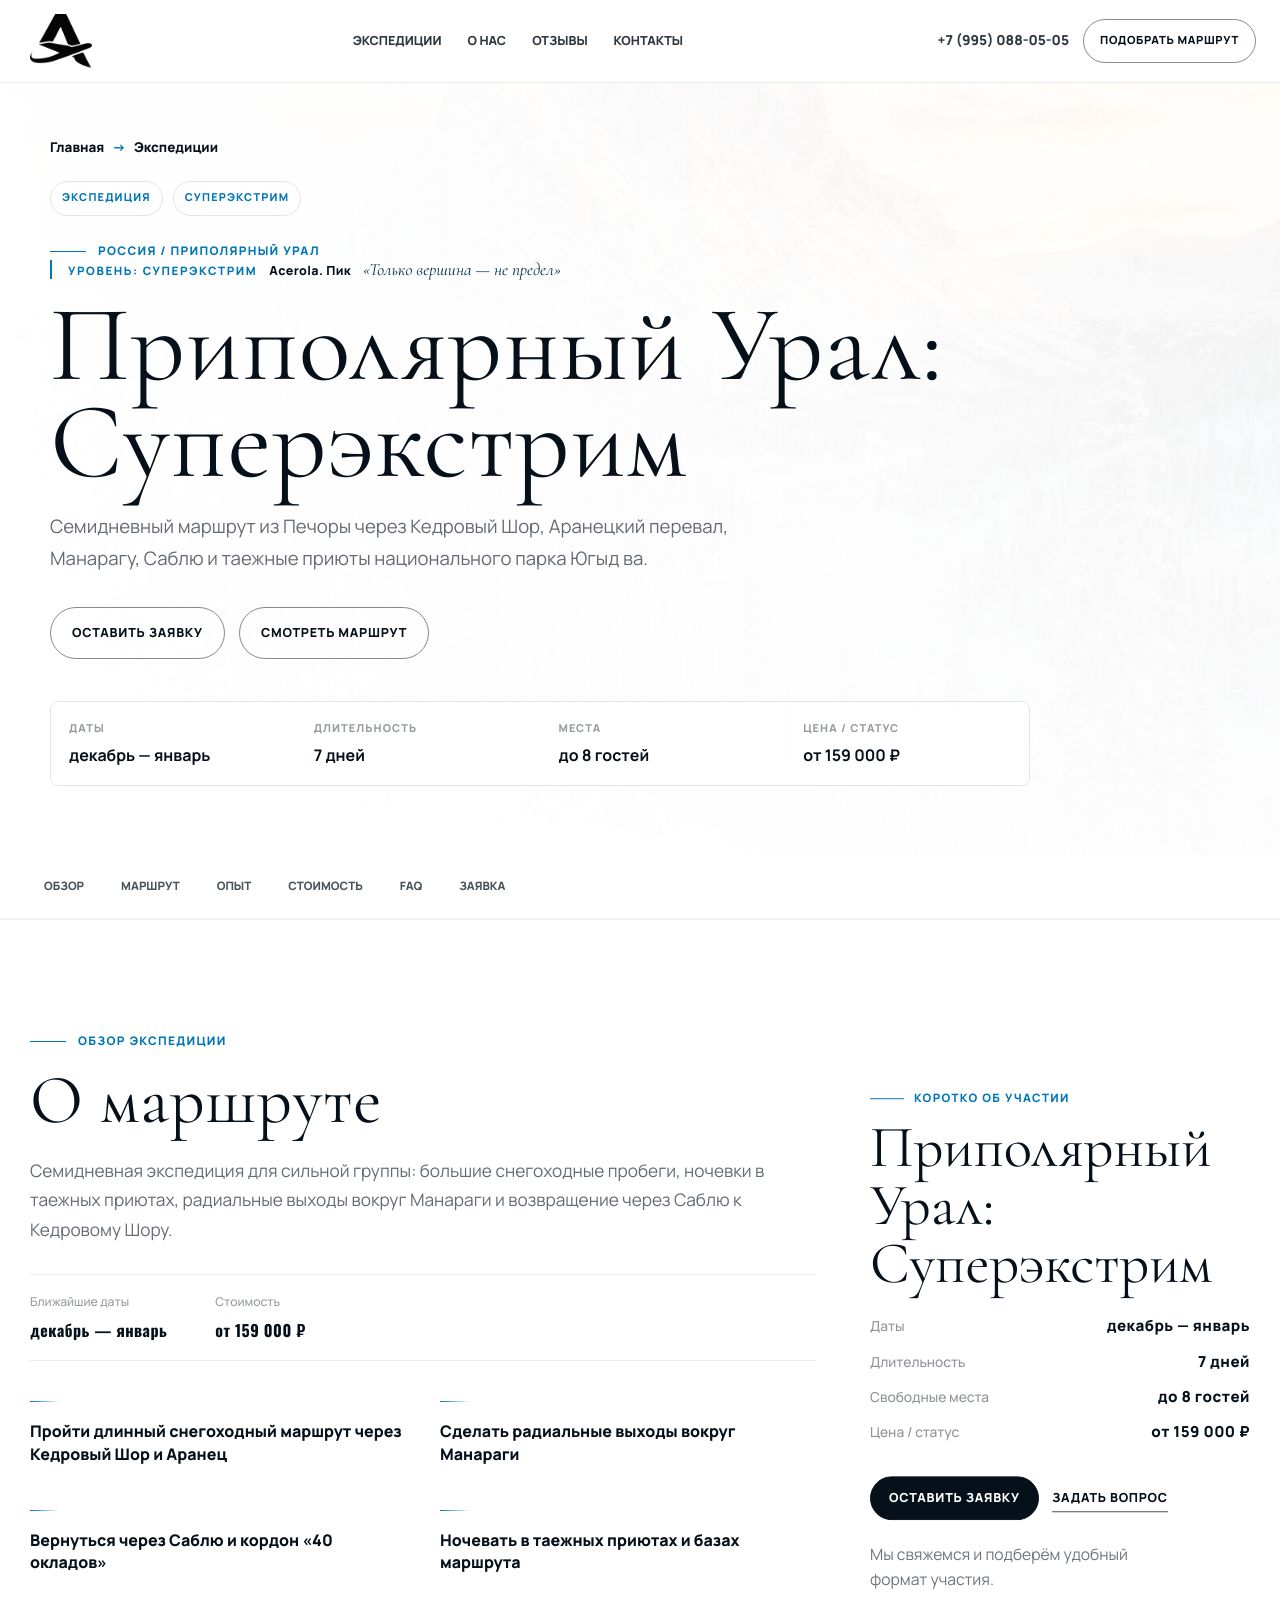
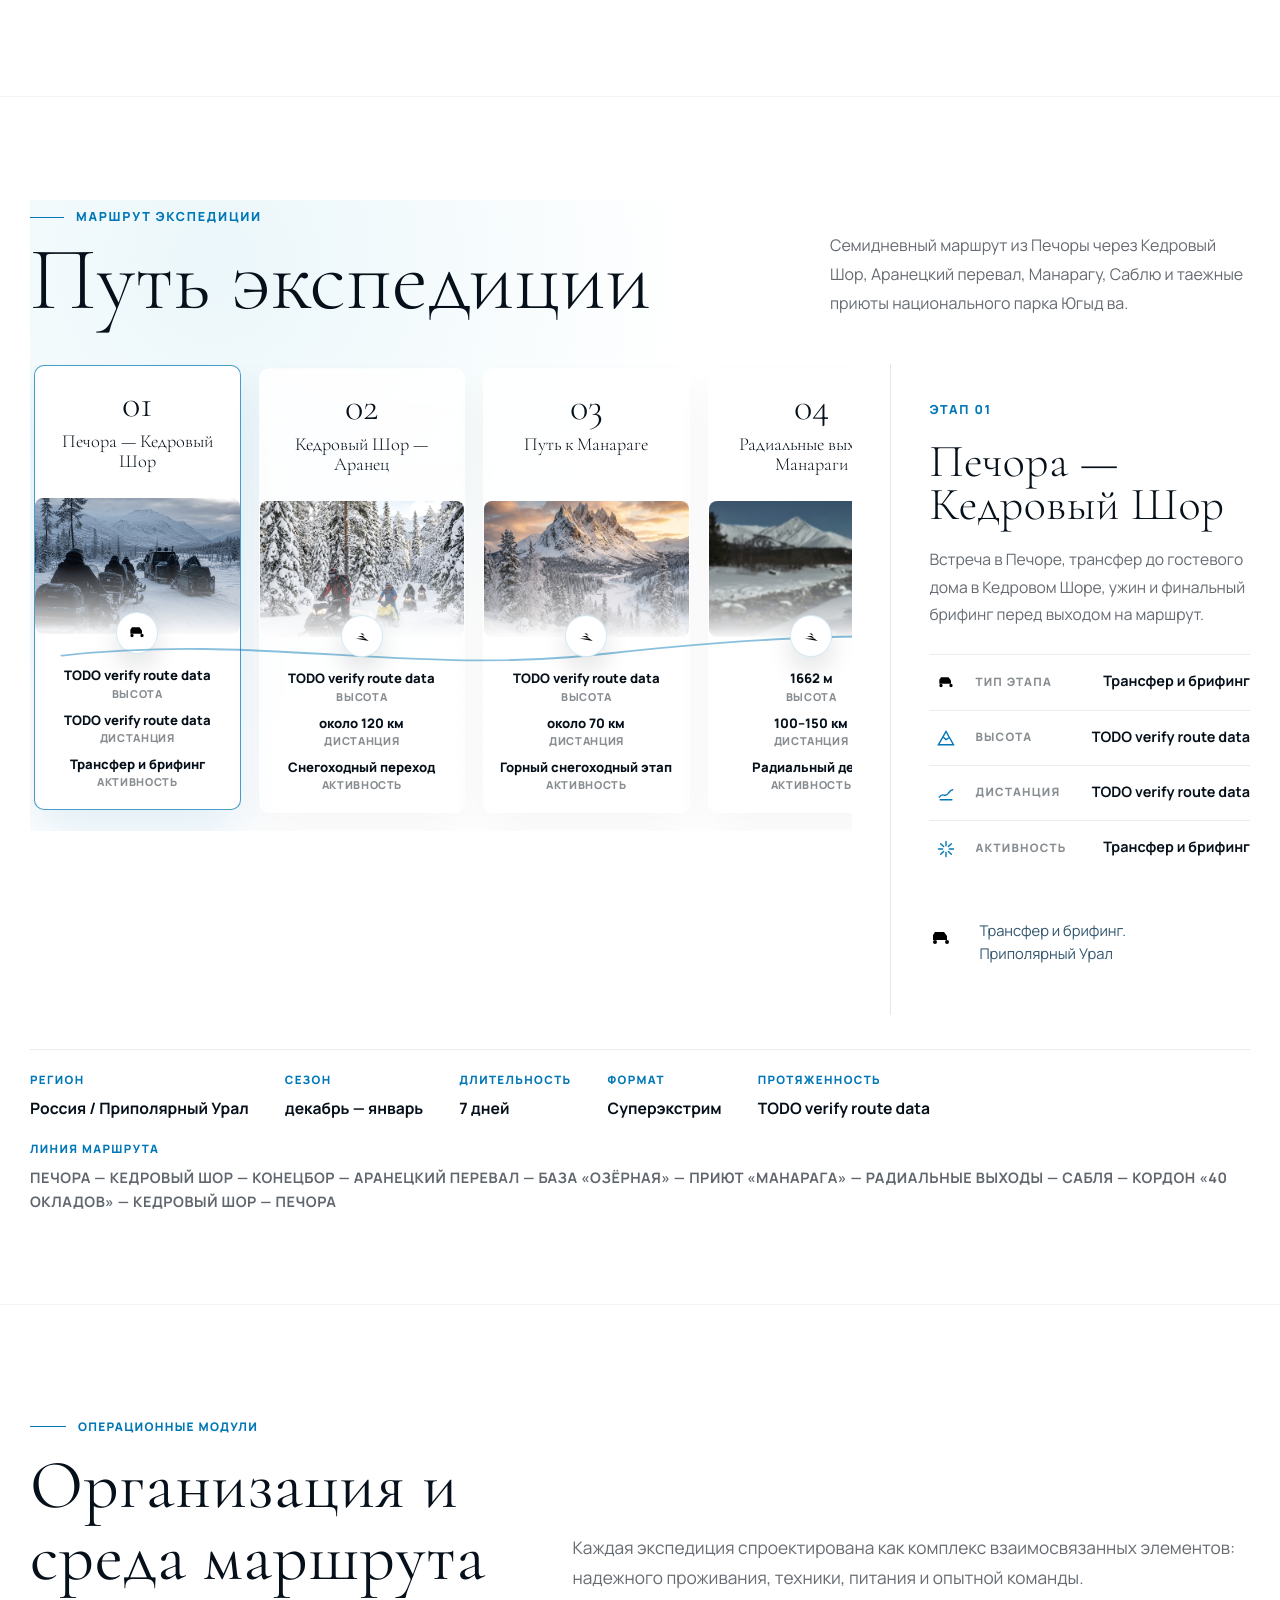
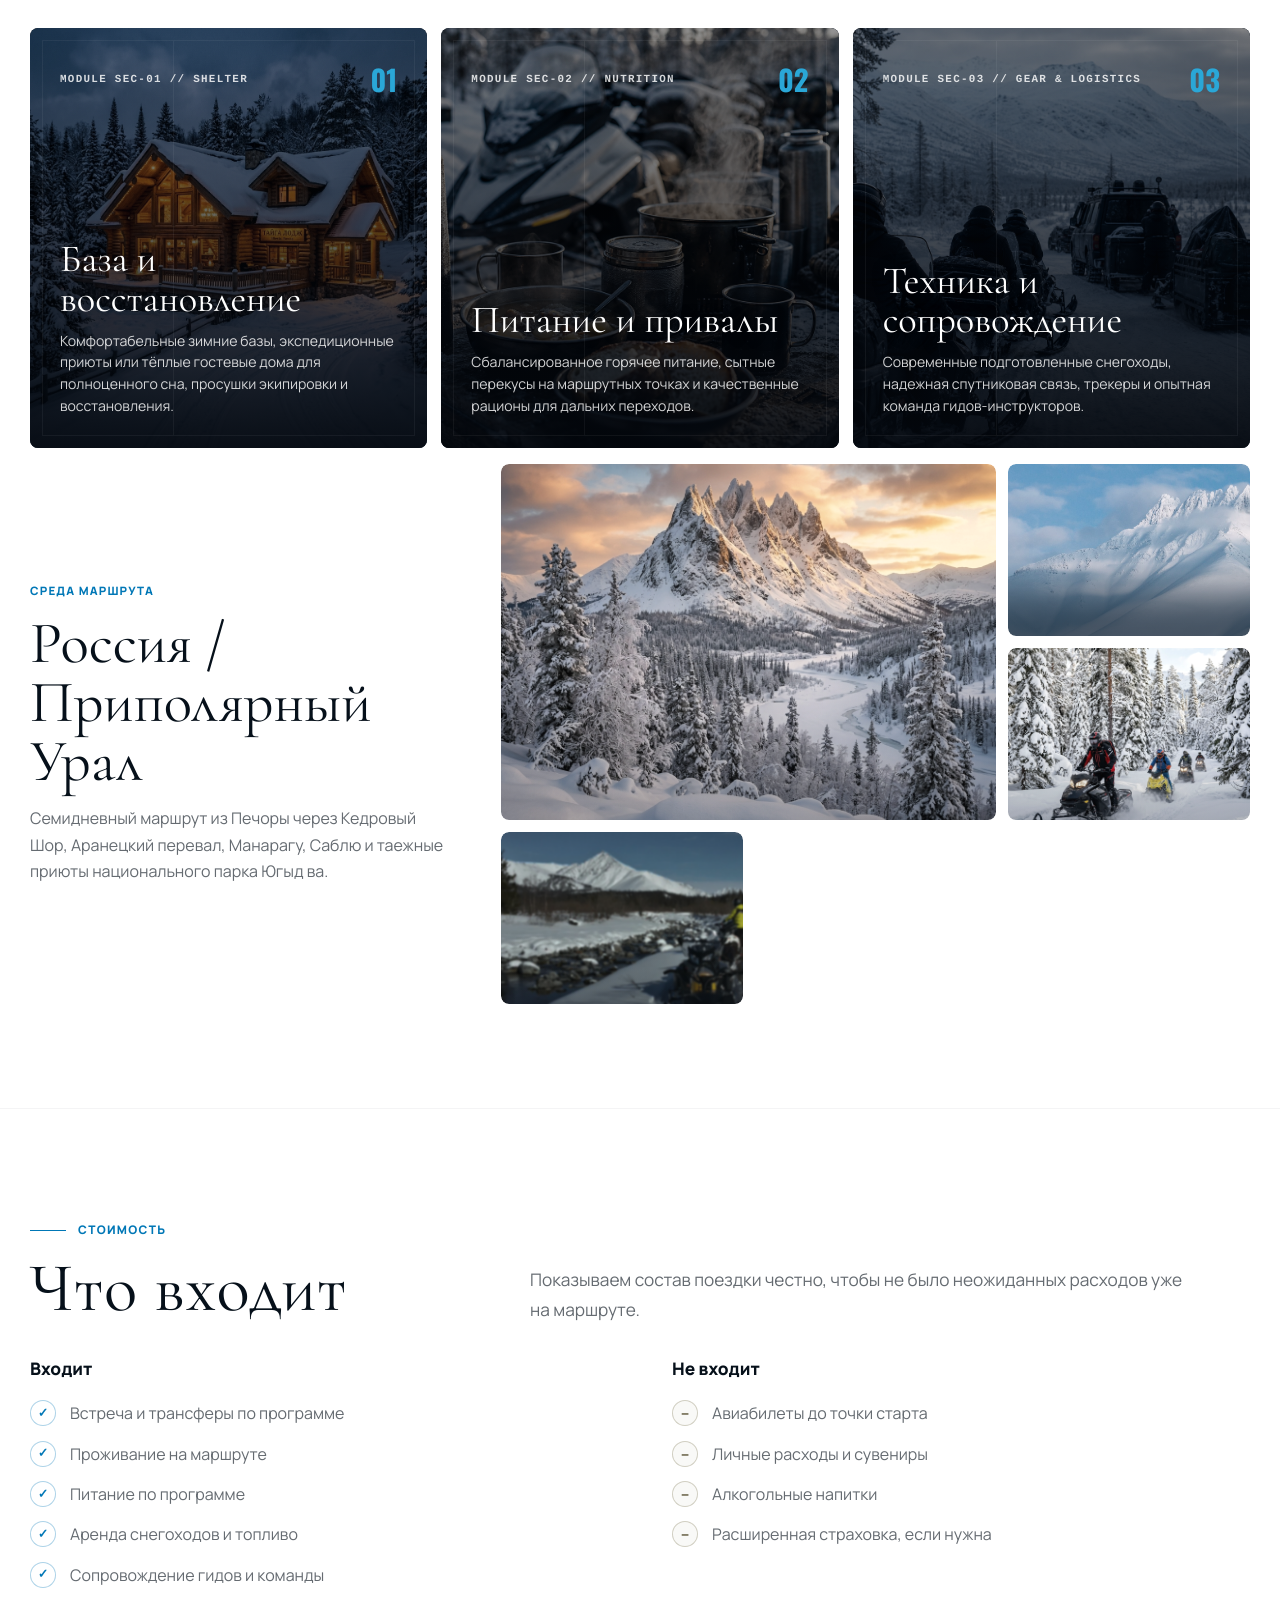
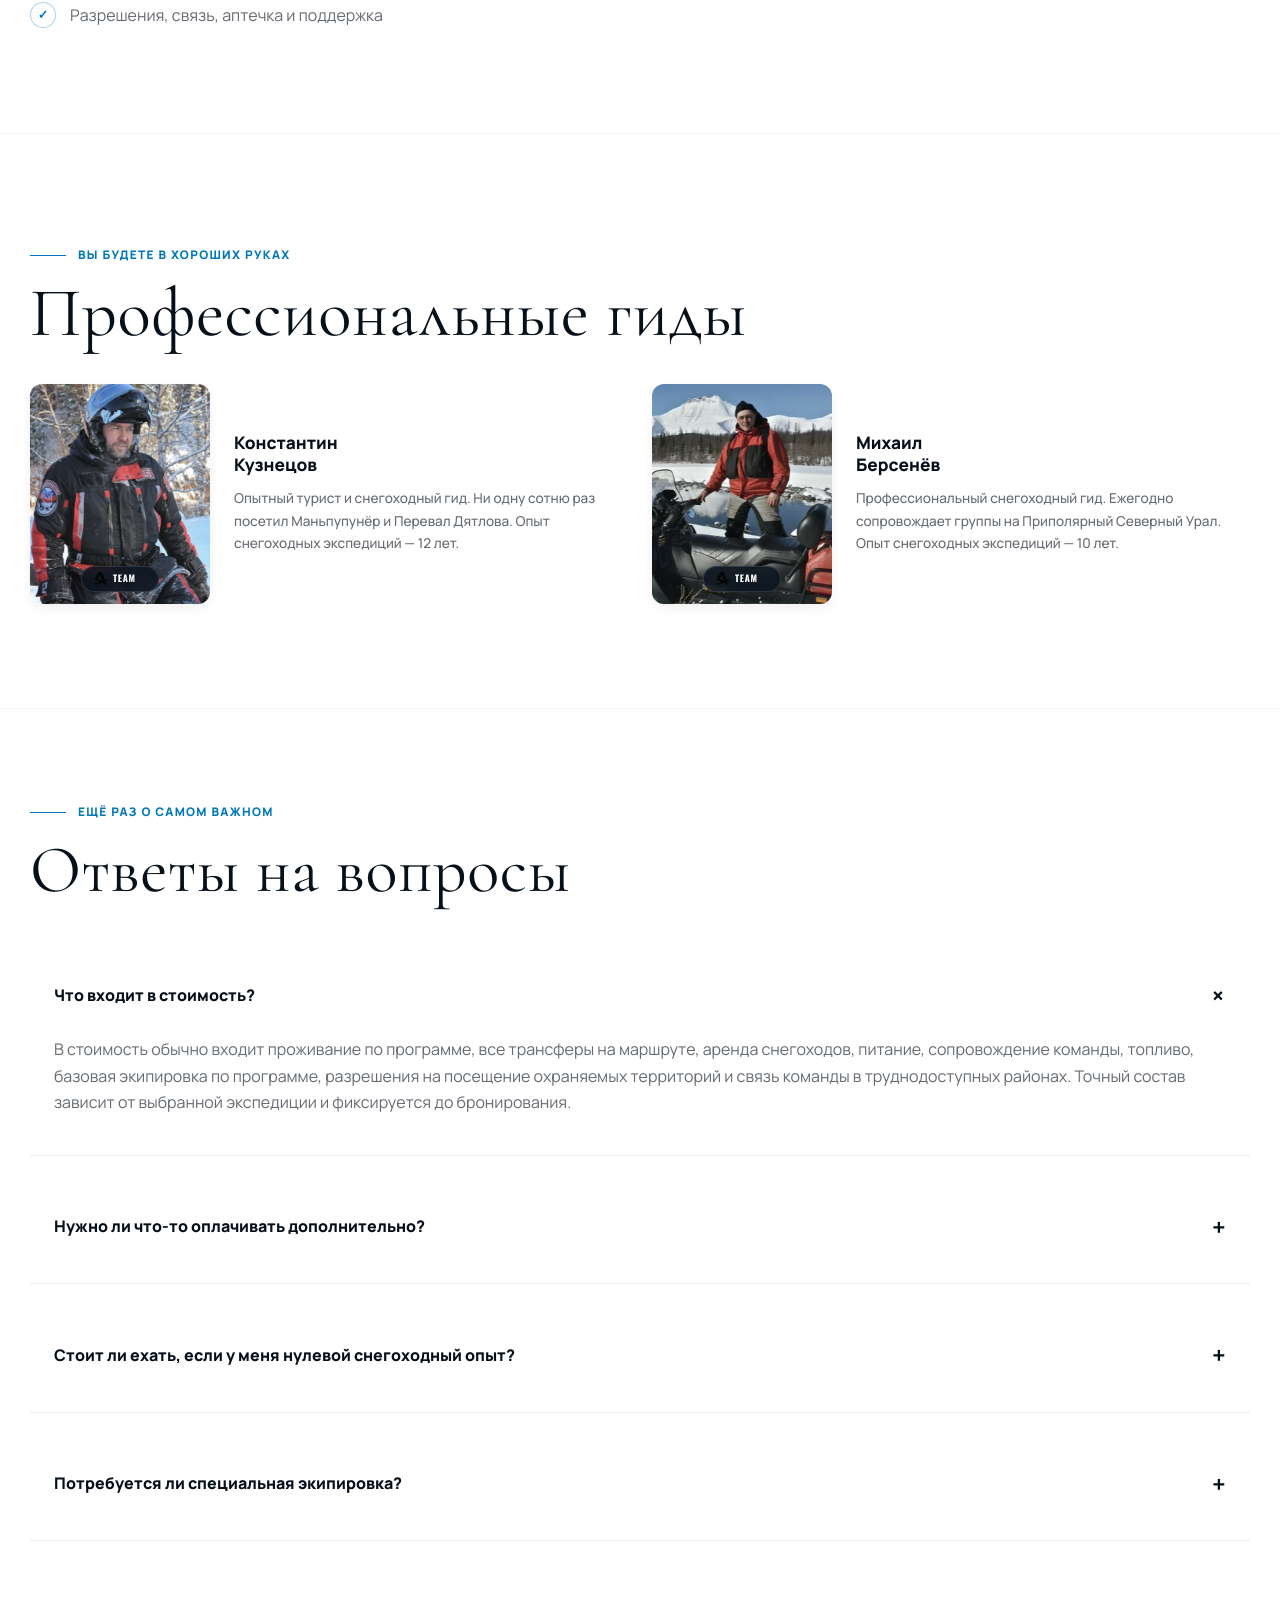
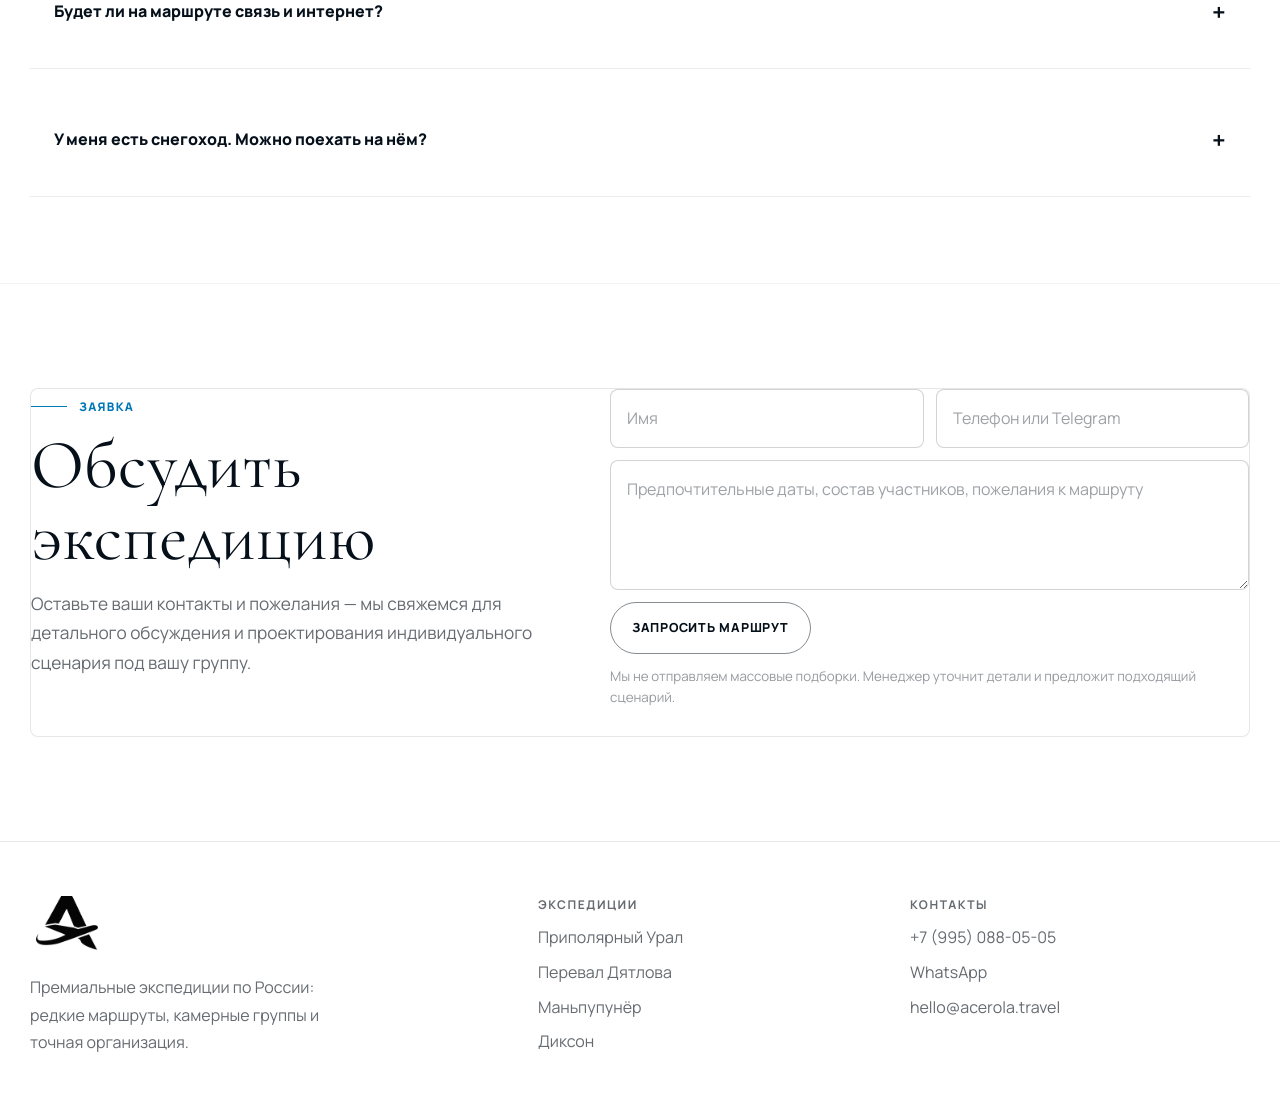
<file: expeditions/pripolyarny-ural.html>
<!doctype html>
<html lang="ru">
<head>
  <meta charset="UTF-8">
  <meta name="viewport" content="width=device-width, initial-scale=1.0">
  <title>Приполярный Урал: Суперэкстрим — Acerola Travel</title>
  <meta name="description" content="Семидневная снегоходная экспедиция по Приполярному Уралу: Кедровый Шор, Аранецкий перевал, Манарага, Сабля, таежные приюты и плотная маршрутная динамика.">
  <link rel="preconnect" href="https://fonts.googleapis.com">
  <link rel="preconnect" href="https://fonts.gstatic.com" crossorigin>
  <link href="https://fonts.googleapis.com/css2?family=Cormorant+Garamond:ital,wght@0,300;0,400;0,600;1,300;1,400&family=Pinyon+Script&family=Manrope:wght@400;500;600;700;800;900&family=Oswald:wght@500;600;700&display=block" rel="stylesheet">
  <link rel="stylesheet" href="../assets/css/base.css">
  <link rel="stylesheet" href="../assets/css/premium.css">
  <link rel="stylesheet" href="../assets/css/configurator.css">
  <link rel="stylesheet" href="../assets/css/lab-home.css">
  <link rel="stylesheet" href="../assets/css/lab-responsive.css">
  <link rel="stylesheet" href="../assets/css/dossier.css">
  <link rel="stylesheet" href="../assets/css/dossier-route.css">
  <link rel="stylesheet" href="../assets/css/dossier-responsive.css">
</head>
<body class="exp-page">
  <header class="site-header">
    <div class="header-inner">
      <a class="brand" href="../index.html" aria-label="Acerola Travel">
        <img src="../assets/images/logo.png" alt="Acerola Travel">
        <span>Acerola<br><em>travel</em></span>
      </a>
      <nav class="main-nav" aria-label="Основная навигация">
        <a href="../index.html#about">О нас</a>
        <a href="../index.html#expeditions">Экспедиции</a>
        <a href="../index.html#faq">FAQ</a>
      </nav>
      <div class="header-actions">
        <a class="phone" href="tel:+79950880505">+7 (995) 088-05-05</a>
        <a class="btn btn-small btn-light" href="#contact">Заявка</a>
        <button class="menu-toggle" aria-label="Открыть меню" type="button">
          <span></span>
          <span></span>
          <span></span>
        </button>
      </div>
    </div>
  </header>
  <main>
    <section class="exp-hero" style="background-image:url('../assets/images/manaraga_winter.png')">
      <div class="container">
        <div class="crumbs">
          <a href="../index.html">Главная</a>
          <span>→</span>
          <a href="../index.html#expeditions">Экспедиции</a>
        </div>
        <span class="eyebrow">прямо к подножию</span>
        <h1>Приполярный Урал: Суперэкстрим</h1>
        <p class="lead">Семидневный маршрут из Печоры через Кедровый Шор, Аранецкий перевал, Манарагу, Саблю и таежные приюты национального парка Югыд ва.</p>
        <div class="exp-hero-actions">
          <a class="btn btn-wood" href="#contact">Оставить заявку</a>
          <a class="btn btn-ghost" href="#route">Смотреть маршрут</a>
        </div>
        <div class="quick-facts">
          <div>
            <small>Старт</small>
            <strong>Печора</strong>
          </div>
          <div>
            <small>Сезон</small>
            <strong>декабрь — январь</strong>
          </div>
          <div>
            <small>Длительность</small>
            <strong>7 дней</strong>
          </div>
          <div>
            <small>Стоимость</small>
            <strong>от 159 000 ₽</strong>
          </div>
          <div>
            <small>Сложность</small>
            <strong>5/5</strong>
          </div>
        </div>
      </div>
    </section>
    <nav class="subnav">
      <div class="container">
        <a href="#overview">Обзор</a>
        <a href="#route">Маршрут</a>
        <a href="#comfort">Опыт</a>
        <a href="#cost">Стоимость</a>
        <a href="#faq">FAQ</a>
        <a href="#contact">Заявка</a>
      </div>
    </nav>
    <section class="section" id="overview">
      <div class="container overview-grid">
        <div class="overview-card" data-reveal>
          <span class="eyebrow">Обзор экспедиции</span>
          <h2>Что вас ждёт</h2>
          <p class="lead">Семидневная экспедиция для сильной группы: большие снегоходные пробеги, ночевки в таежных приютах, радиальные выходы вокруг Манараги и возвращение через Саблю к Кедровому Шору.</p>
          <div class="dates-box">
            <div class="date-row">
              <span>Ближайшие даты</span>
              <b>уточняются</b>
            </div>
            <div class="date-row">
              <span>Стоимость</span>
              <b>от 159 000 ₽</b>
            </div>
          </div>
        </div>
        <div class="bullet-grid" data-reveal>
          <div class="bullet">Пройти длинный снегоходный маршрут через Кедровый Шор и Аранец</div>
          <div class="bullet">Сделать радиальные выходы вокруг Манараги</div>
          <div class="bullet">Вернуться через Саблю и кордон «40 окладов»</div>
          <div class="bullet">Ночевать в таежных приютах и базах маршрута</div>
        </div>
      </div>
    </section>
    <section class="section dark" id="route" data-total-distance="TODO verify route data" data-total-elevation="TODO verify route data">
      <div class="container">
        <div class="page-title-row" data-reveal>
          <div>
            <span class="eyebrow">Маршрут</span>
            <h2>Схема экспедиции</h2>
          </div>
          <p class="lead">Кликните по точке маршрута — справа появится краткое описание этапа.</p>
        </div>
        <div class="route-card" data-reveal>
          <div class="route-visual">
            <svg viewBox="0 0 800 420">
              <path d="M90 290 C170 140 260 260 350 145 S560 80 700 230" fill="none" stroke="rgba(255,255,255,.62)" stroke-width="2" stroke-dasharray="8 11"/>
            </svg>
            <button class="route-dot is-active" style="left:10%;top:62%" 
                    data-title="Печора — Кедровый Шор" 
                    data-text="Встреча в Печоре, трансфер до гостевого дома в Кедровом Шоре, ужин и финальный брифинг перед выходом на маршрут." 
                    data-transport="transfer"
                    data-character="Трансфер и брифинг"
                    data-altitude="TODO verify route data"
                    data-distance="TODO verify route data"
                    data-map-label="СТАРТ ПЕЧОРА"
                    data-map-label-pos="bottom"
                    data-map-icon="flag"
                    type="button"></button>
            <button class="route-dot" style="left:23%;top:44%" 
                    data-title="Кедровый Шор — Аранец" 
                    data-text="Выход на снегоходах через Конецбор, Аранецкий перевал, хребет Сабля и долину Седью к базе «Озёрная»." 
                    data-transport="snowmobile"
                    data-character="Снегоходный переход"
                    data-altitude="TODO verify route data"
                    data-distance="около 120 км"
                    data-map-label="АРАНЕЦКИЙ ПЕРЕВАЛ"
                    data-map-label-pos="top"
                    data-map-icon="flag"
                    type="button"></button>
            <button class="route-dot" style="left:36%;top:28%" 
                    data-title="Путь к Манараге" 
                    data-text="Маршрут через национальный парк Югыд ва: виды на Саблю, Сундук, Колокольню и долины рек Вангыр и Косью." 
                    data-transport="snowmobile"
                    data-character="Горный снегоходный этап"
                    data-altitude="TODO verify route data"
                    data-distance="около 70 км"
                    data-map-label="ПРИЮТ МАНАРАГА"
                    data-map-label-pos="top"
                    data-map-icon="camp"
                    type="button"></button>
            <button class="route-dot" style="left:50%;top:58%" 
                    data-title="Радиальные выходы Манараги" 
                    data-text="День радиальных выездов к самым выразительным локациям вокруг Манараги, полевая фотосессия и обед на маршруте." 
                    data-transport="snowmobile"
                    data-character="Радиальный день"
                    data-altitude="1662 м"
                    data-distance="100–150 км"
                    data-map-label="МАНАРАГА"
                    data-map-label-pos="bottom"
                    data-map-icon="flag"
                    type="button"></button>
            <button class="route-dot" style="left:63%;top:38%" 
                    data-title="Долины и перевалы" 
                    data-text="Глубокий выезд в снежные долины и перевалы вокруг Манараги, контрольный спутниковый звонок, полевой обед и возвращение в приют." 
                    data-transport="snowmobile"
                    data-character="Экспедиционный день"
                    data-altitude="TODO verify route data"
                    data-distance="TODO verify route data"
                    data-map-label="СПУТНИКОВАЯ ТОЧКА"
                    data-map-label-pos="top"
                    data-map-icon="flag"
                    type="button"></button>
            <button class="route-dot" style="left:76%;top:56%" 
                    data-title="Сабля и 40 окладов" 
                    data-text="Возвращение в сторону Сабли, переход к кордону «40 окладов», экспедиционный ужин и ночевка в лесной избе." 
                    data-transport="snowmobile"
                    data-character="Обратный переход"
                    data-altitude="TODO verify route data"
                    data-distance="около 100 км"
                    data-map-label="КОРДОН 40 ОКЛАДОВ"
                    data-map-label-pos="bottom"
                    data-map-icon="camp"
                    type="button"></button>
            <button class="route-dot" style="left:88%;top:34%" 
                    data-title="Кедровый Шор — Печора" 
                    data-text="Финальный снегоходный проход через тайгу и реки к Кедровому Шору, баня, ужин и трансфер в Печору на следующий день." 
                    data-transport="transfer"
                    data-character="Финал и возвращение"
                    data-altitude="TODO verify route data"
                    data-distance="около 80 км"
                    data-map-label="ФИНИШ ПЕЧОРА"
                    data-map-label-pos="bottom"
                    data-map-icon="flag"
                    type="button"></button>
          </div>
          <aside class="route-info">
            <span class="eyebrow">Точка маршрута</span>
            <h3>Печора — Кедровый Шор</h3>
            <p>Встреча в Печоре, трансфер до гостевого дома в Кедровом Шоре, ужин и финальный брифинг перед выходом на маршрут.</p>
            <div class="route-line">Печора — Кедровый Шор — Конецбор — Аранецкий перевал — база «Озёрная» — приют «Манарага» — радиальные выходы — Сабля — кордон «40 окладов» — Кедровый Шор — Печора</div>
          </aside>
        </div>
      </div>
    </section>
    <section class="section" id="comfort">
      <div class="container">
        <div class="page-title-row" data-reveal>
          <div>
            <span class="eyebrow">Продуман каждый шаг</span>
            <h2>Опыт экспедиции</h2>
          </div>
          <p class="lead">Размещение, питание, техника и северная среда маршрута собраны в один цельный блок.</p>
        </div>
        <div class="comfort-grid" data-reveal>
          <div class="comfort-card">
            <img src="../assets/images/comfort-lodging.png" alt="Проживание">
            <div>
              <h3>Проживание</h3>
              <p class="muted">Базы, приюты, гостевые дома или отели — в зависимости от маршрута.</p>
            </div>
          </div>
          <div class="comfort-card">
            <img src="https://images.unsplash.com/photo-1547592180-85f173990554?auto=format&fit=crop&w=500&q=80" alt="Питание">
            <div>
              <h3>Питание</h3>
              <p class="muted">Горячее питание, перекусы и понятная логистика еды на маршруте.</p>
            </div>
          </div>
          <div class="comfort-card">
            <img src="../assets/images/pripolyarny_taiga.png" alt="Техника">
            <div>
              <h3>Техника</h3>
              <p class="muted">Снегоходы, сопровождение, связь команды и помощь с экипировкой.</p>
            </div>
          </div>
        </div>
      </div>
    </section>
    <section class="section" id="cost">
      <div class="container">
        <div class="page-title-row" data-reveal>
          <div>
            <span class="eyebrow">Стоимость</span>
            <h2>Что входит</h2>
          </div>
          <p class="lead">Показываем состав поездки честно, чтобы не было неожиданных расходов уже на маршруте.</p>
        </div>
        <div class="included-grid" data-reveal>
          <div class="included-card">
            <h3>Входит</h3>
            <ul>
              <li>Встреча и трансферы по программе</li>
              <li>Проживание на маршруте</li>
              <li>Питание по программе</li>
              <li>Аренда снегоходов и топливо</li>
              <li>Сопровождение гидов и команды</li>
              <li>Разрешения, связь, аптечка и поддержка</li>
            </ul>
          </div>
          <div class="included-card minus">
            <h3>Не входит</h3>
            <ul>
              <li>Авиабилеты до точки старта</li>
              <li>Личные расходы и сувениры</li>
              <li>Алкогольные напитки</li>
              <li>Расширенная страховка, если нужна</li>
            </ul>
          </div>
        </div>
      </div>
    </section>
        <section class="section">
      <div class="container">
        <div class="page-title-row" data-reveal>
          <div>
            <span class="eyebrow">Вы будете в хороших руках</span>
            <h2>Профессиональные гиды</h2>
          </div>
        </div>
        <div class="guides" data-reveal>
          <div class="guide">
            <div class="guide-avatar-wrap">
              <img src="../assets/images/guide-konstantin.png" alt="Константин Кузнецов">
              <div class="guide-badge">
                <img src="../assets/images/logo.png" alt="Acerola" class="guide-badge-logo">
                <span>TEAM</span>
              </div>
            </div>
            <div class="guide-info">
              <h3>Константин<br>Кузнецов</h3>
              <p>Опытный турист и снегоходный гид. Ни одну сотню раз посетил Маньпупунёр и Перевал Дятлова. Опыт снегоходных экспедиций — 12 лет.</p>
            </div>
          </div>
          <div class="guide">
            <div class="guide-avatar-wrap">
              <img src="../assets/images/guide-mikhail.png" alt="Михаил Берсенёв">
              <div class="guide-badge">
                <img src="../assets/images/logo.png" alt="Acerola" class="guide-badge-logo">
                <span>TEAM</span>
              </div>
            </div>
            <div class="guide-info">
              <h3>Михаил<br>Берсенёв</h3>
              <p>Профессиональный снегоходный гид. Ежегодно сопровождает группы на Приполярный Северный Урал. Опыт снегоходных экспедиций — 10 лет.</p>
            </div>
          </div>
        </div>
      </div>
    </section>
    <section class="section-tight" id="faq">
      <div class="container">
        <span class="eyebrow">Ещё раз о самом важном</span>
        <h2>Ответы на вопросы</h2>
        <div class="faq-list">
          <div class="faq-item is-open">
            <button class="faq-q" type="button">
              <span>Что входит в стоимость?</span>
              <b>+</b>
            </button>
            <div class="faq-a">
              <p>В стоимость обычно входит проживание по программе, все трансферы на маршруте, аренда снегоходов, питание, сопровождение команды, топливо, базовая экипировка по программе, разрешения на посещение охраняемых территорий и связь команды в труднодоступных районах. Точный состав зависит от выбранной экспедиции и фиксируется до бронирования.</p>
            </div>
          </div>
          <div class="faq-item ">
            <button class="faq-q" type="button">
              <span>Нужно ли что-то оплачивать дополнительно?</span>
              <b>+</b>
            </button>
            <div class="faq-a">
              <p>Обычно отдельно оплачиваются авиабилеты до точки старта и обратно, личные расходы, алкогольные напитки и расширенная индивидуальная страховка, если она нужна. Для индивидуальных маршрутов список дополнительных расходов согласовывается заранее.</p>
            </div>
          </div>
          <div class="faq-item ">
            <button class="faq-q" type="button">
              <span>Стоит ли ехать, если у меня нулевой снегоходный опыт?</span>
              <b>+</b>
            </button>
            <div class="faq-a">
              <p>Для некоторых маршрутов — да, но не для всех. Короткие и индивидуальные форматы можно адаптировать под новичков. Сложные экспедиции вроде Приполярного Урала или Маньпупунёра требуют нормальной физической формы и готовности к суровой погоде. Лучше обсудить это с нами перед бронированием.</p>
            </div>
          </div>
          <div class="faq-item ">
            <button class="faq-q" type="button">
              <span>Потребуется ли специальная экипировка?</span>
              <b>+</b>
            </button>
            <div class="faq-a">
              <p>Да, зимняя экспедиция требует правильной одежды. Мы заранее отправляем список вещей и подскажем, что обязательно, что можно арендовать, а что лучше не брать. Если чего-то нет, часть экипировки можно получить на время экспедиции по предварительной договорённости.</p>
            </div>
          </div>
          <div class="faq-item ">
            <button class="faq-q" type="button">
              <span>Будет ли на маршруте связь и интернет?</span>
              <b>+</b>
            </button>
            <div class="faq-a">
              <p>В городах и на базах связь может быть, но в горах, тайге и арктических районах интернет часто отсутствует. Команда использует доступные средства связи и заранее планирует контрольные точки маршрута.</p>
            </div>
          </div>
          <div class="faq-item ">
            <button class="faq-q" type="button">
              <span>У меня есть снегоход. Можно поехать на нём?</span>
              <b>+</b>
            </button>
            <div class="faq-a">
              <p>Да, в некоторых экспедициях это возможно. В таком случае стоимость будет пересчитана, потому что аренда техники не понадобится. Важно заранее согласовать модель, состояние снегохода, топливо, доставку и требования безопасности.</p>
            </div>
          </div>
        </div>
      </div>
    </section>
    <section class="section contact-section" id="contact" data-reveal>
      <div class="container contact-card">
        <div>
          <span class="eyebrow">Заявка</span>
          <h2>Оставить заявку на направление</h2>
          <p class="lead">Оставьте контакты — мы подберём маршрут, даты и формат под вашу группу.</p>
        </div>
        <form class="lead-form">
          <input required placeholder="Имя" name="name" autocomplete="name">
          <input required placeholder="Телефон или Telegram" name="contact" autocomplete="tel">
          <select name="direction">
            <option selected disabled>Выберите направление</option>
            <option>Приполярный Урал: Суперэкстрим</option>
            <option>Перевал Дятлова</option>
            <option>Маньпупунёр</option>
            <option>Диксон — Арктика</option>
            <option>Сделайте путешествие под себя</option>
            <option>Экспедиции выходного дня</option>
          </select>
          <textarea name="message" placeholder="Количество человек, даты, пожелания"></textarea>
          <button class="btn btn-wood" type="submit">Отправить заявку</button>
          <small>Демо-форма. Позже подключим отправку в Telegram / WhatsApp / CRM.</small>
        </form>
      </div>
    </section>
  </main>
  <footer class="site-footer">
    <div class="container footer-grid">
      <div>
        <a class="brand footer-brand" href="../index.html">
          <img src="../assets/images/logo.png" alt="Acerola Travel">
          <span>Acerola<br><em>travel</em></span>
        </a>
        <p>Премиальные экспедиции по России: редкие маршруты, камерные группы и точная организация.</p>
      </div>
      <div>
        <strong>Экспедиции</strong>
        <a href="../expeditions/pripolyarny-ural.html">Приполярный Урал</a>
        <a href="../expeditions/dyatlov-pass.html">Перевал Дятлова</a>
        <a href="../expeditions/manypupuner.html">Маньпупунёр</a>
        <a href="../expeditions/dikson.html">Диксон</a>
      </div>
      <div>
        <strong>Контакты</strong>
        <a href="tel:+79950880505">+7 (995) 088-05-05</a>
        <a href="https://wa.me/79950880505">WhatsApp</a>
        <a href="mailto:hello@acerola.travel">hello@acerola.travel</a>
      </div>
    </div>
  </footer>
  <div class="mobile-cta">
    <a class="btn btn-wood" href="#contact">Оставить заявку</a>
  </div>
  <script src="../assets/js/expedition-data.js"></script>
  <script src="../assets/js/expedition-detail.js"></script>
  <script src="../assets/js/expedition-levels.js"></script>
  <script src="../assets/js/site.js"></script>
</body>
</html>
</file>
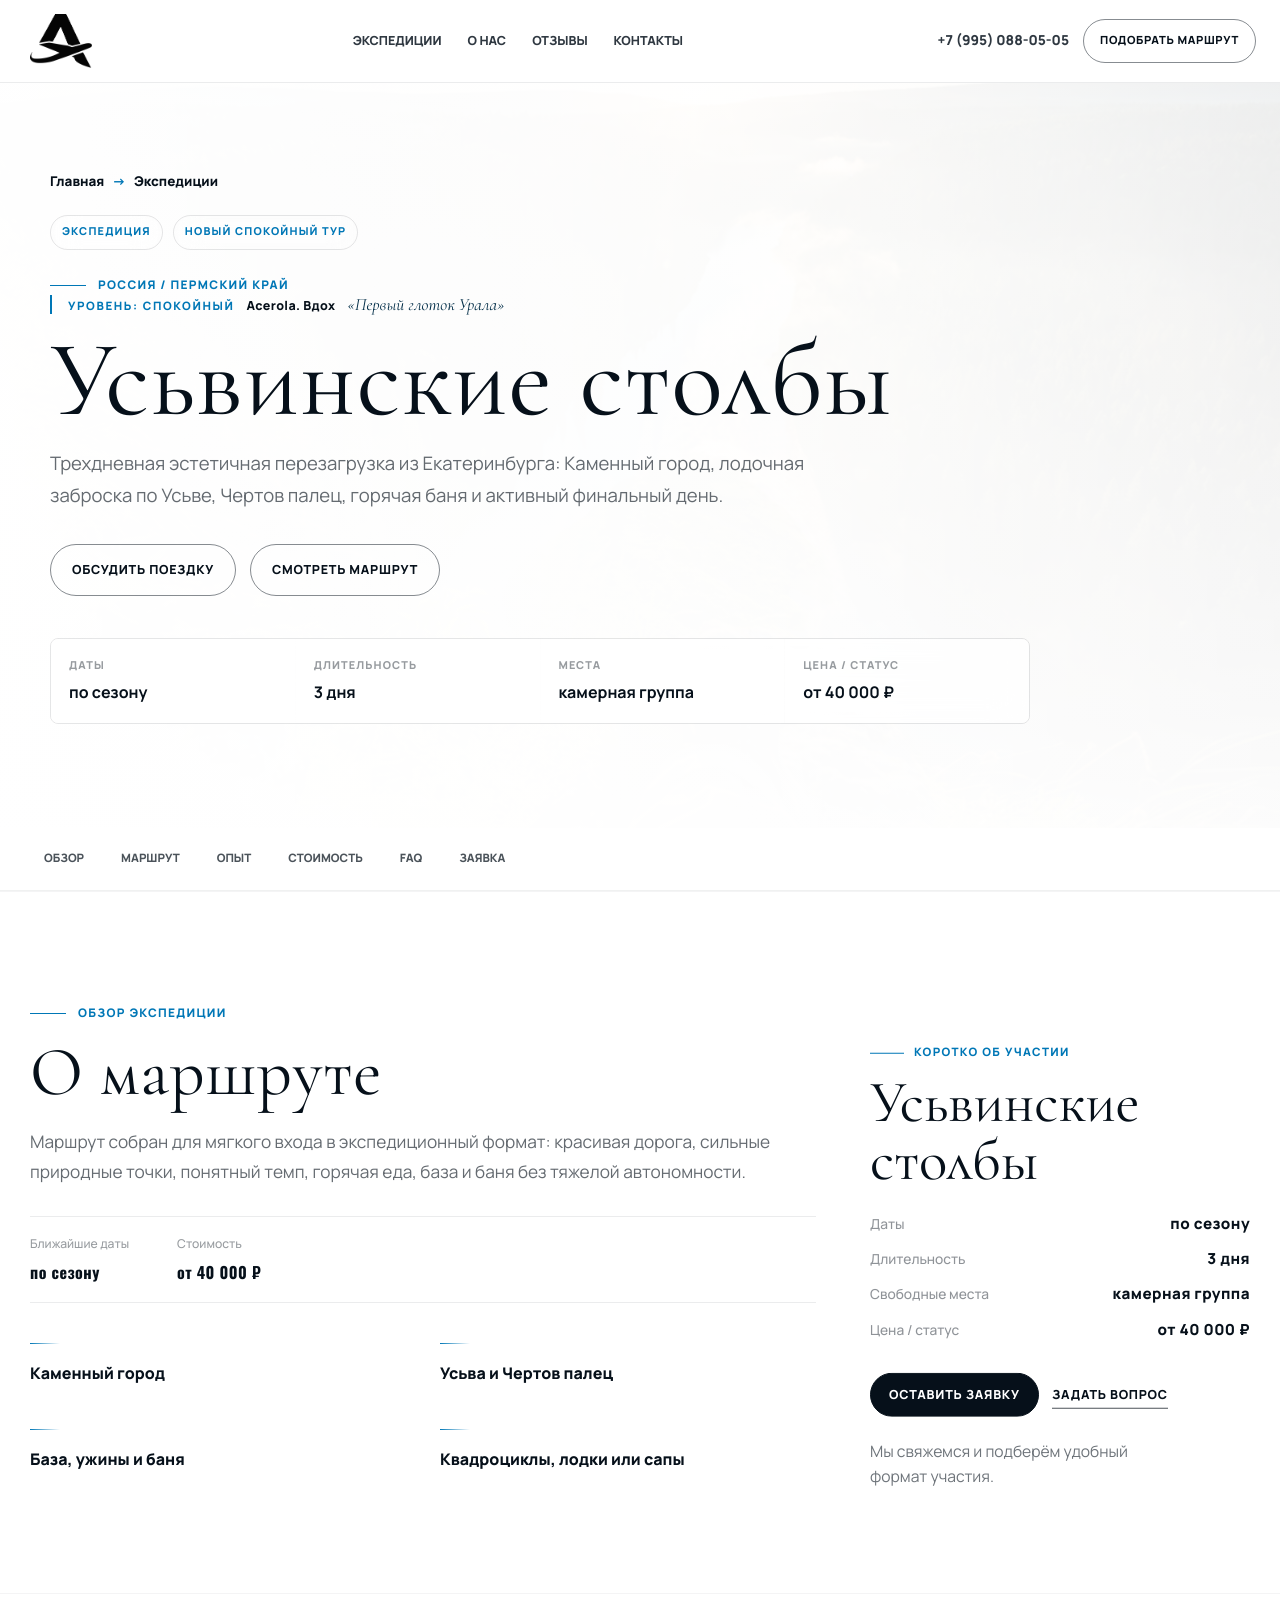
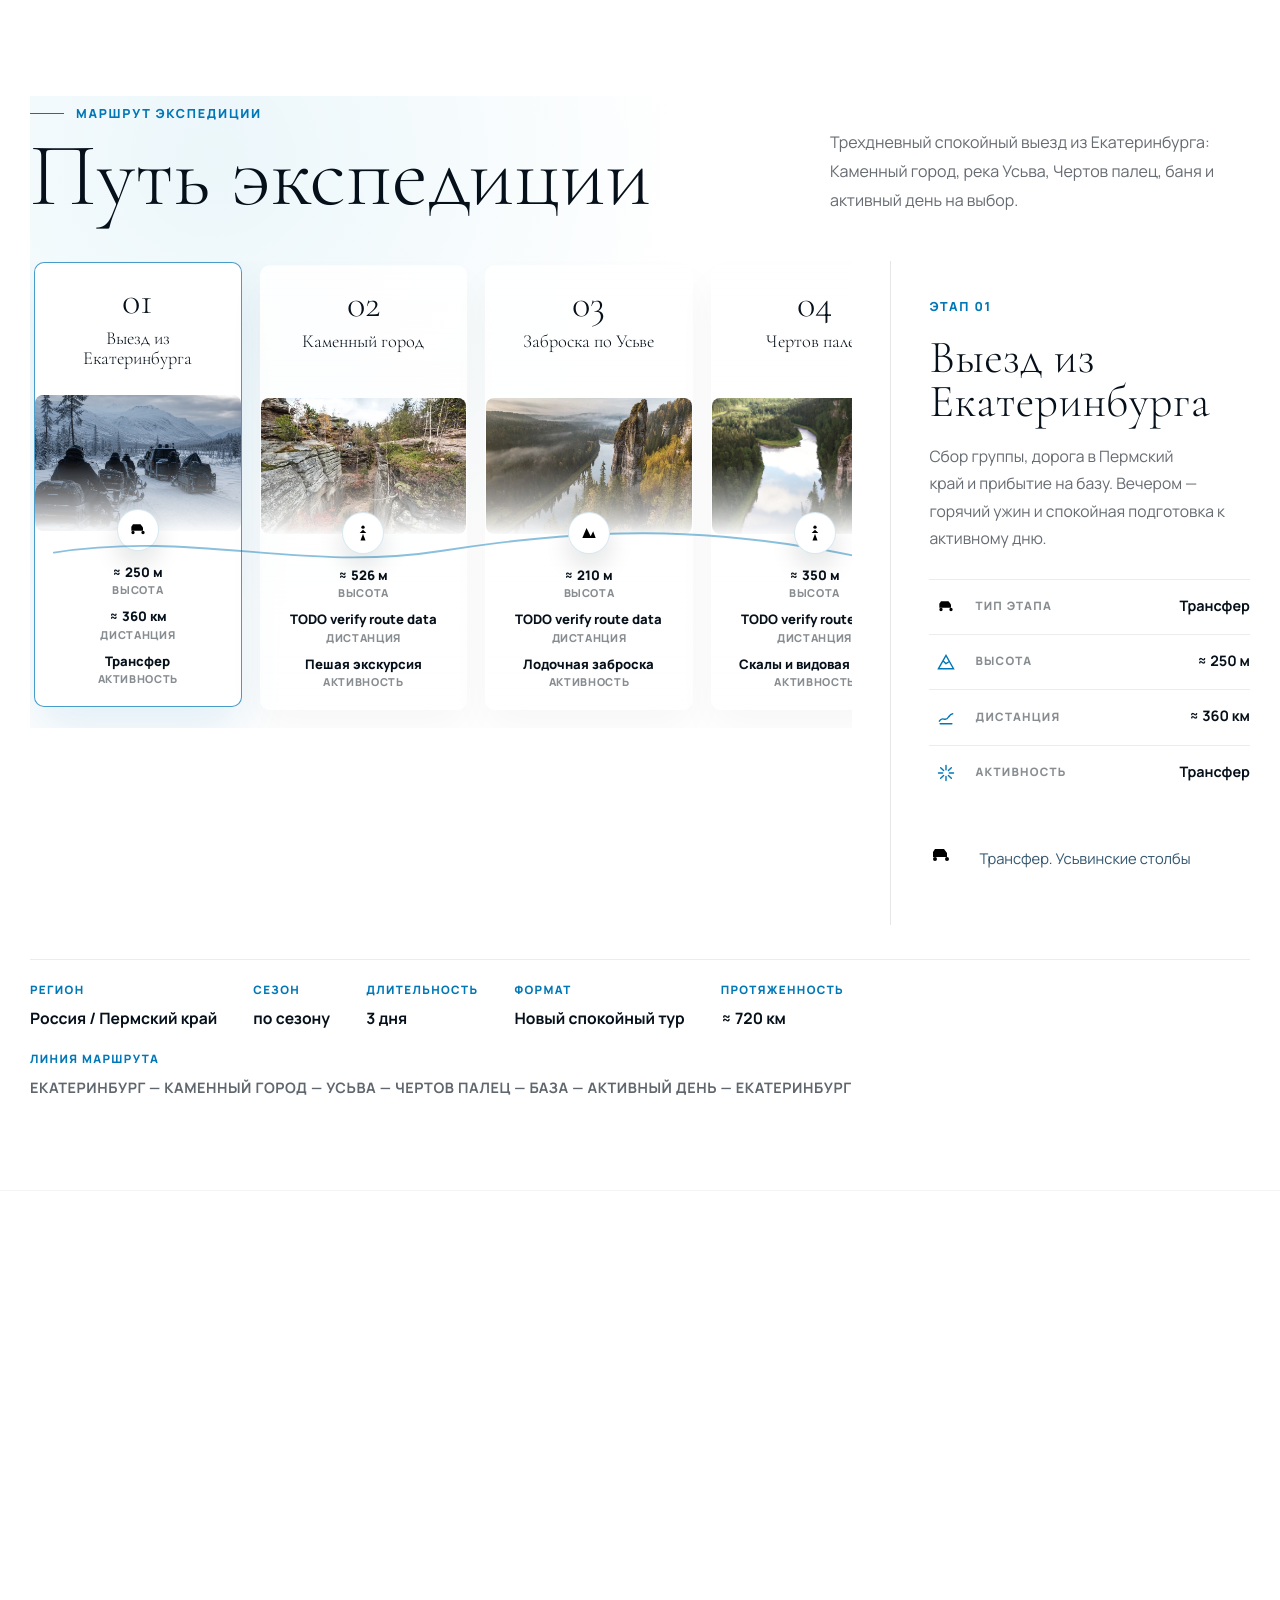
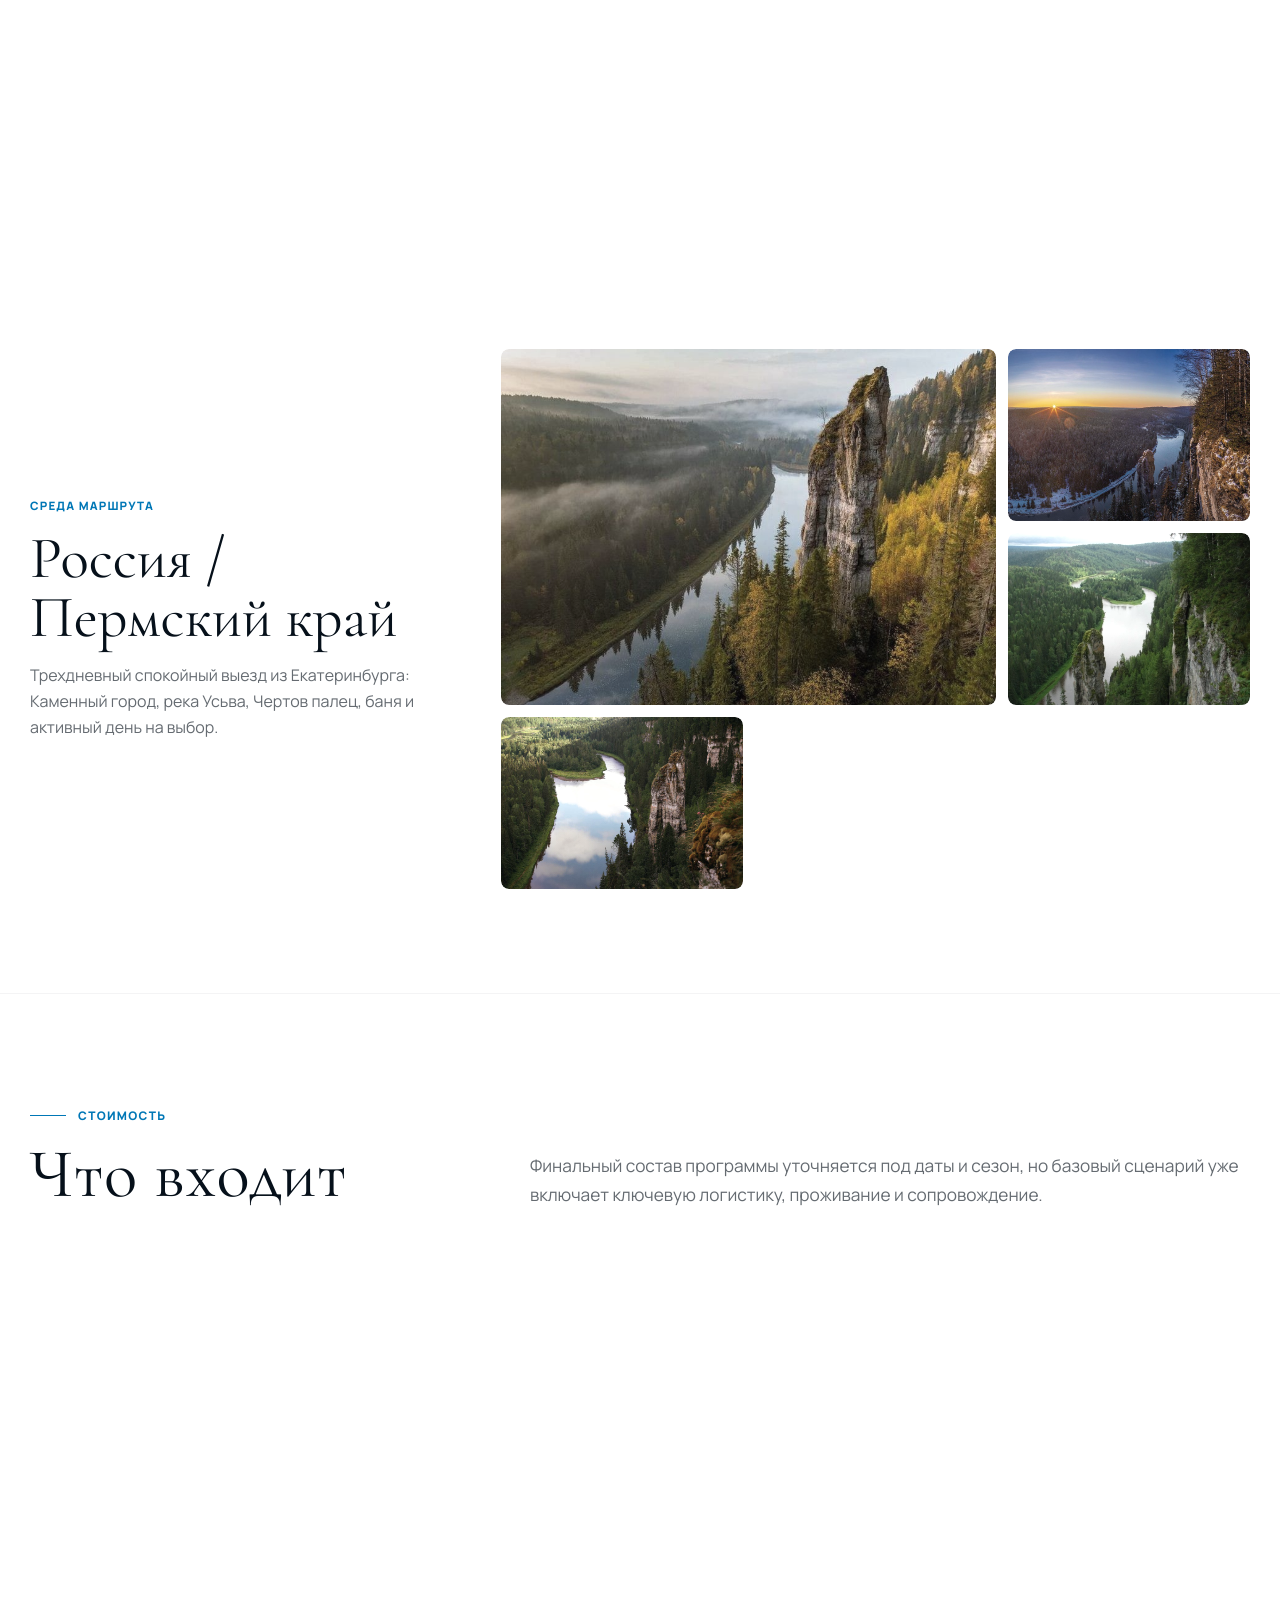
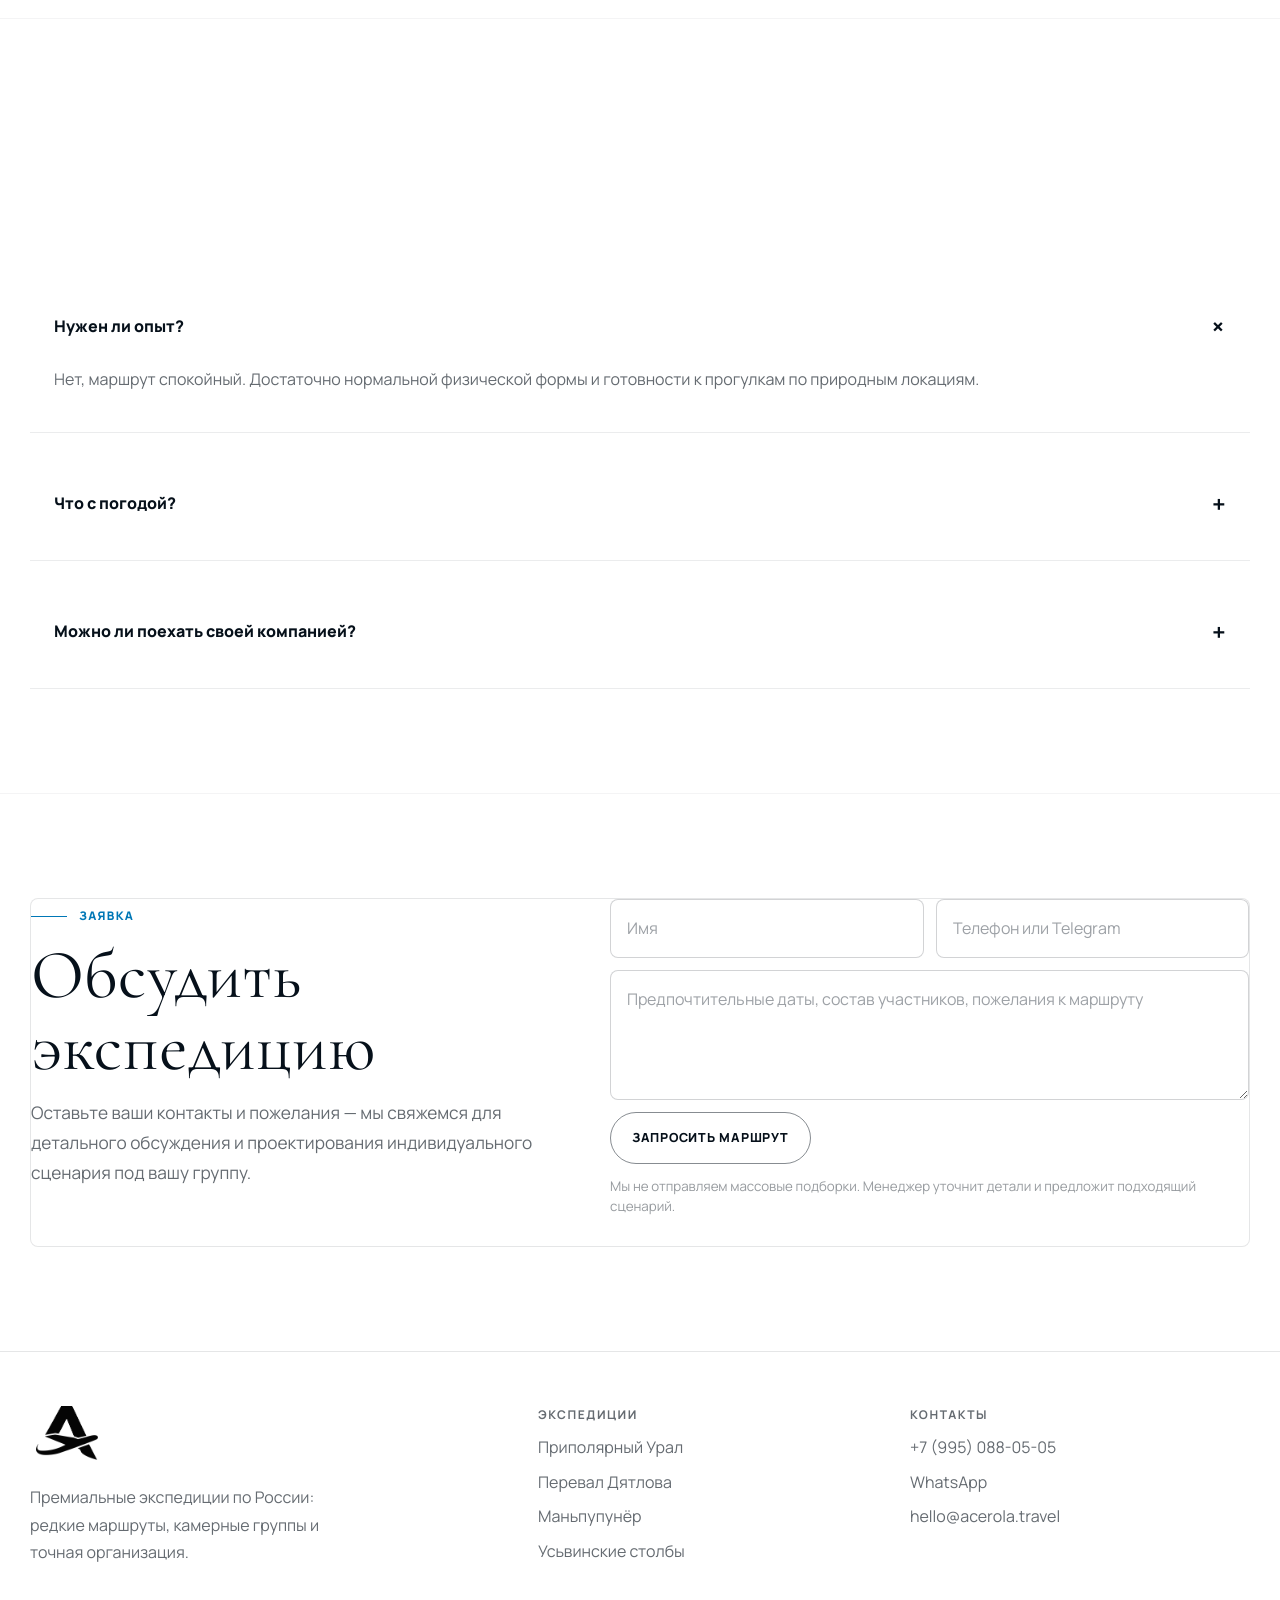
<file: expeditions/usvinskie-stolby.html>
<!doctype html>
<html lang="ru">
<head>
  <meta charset="UTF-8">
  <meta name="viewport" content="width=device-width, initial-scale=1.0">
  <title>Усьвинские столбы — Acerola Travel</title>
  <meta name="description" content="Трехдневная экспедиция к Усьвинским столбам из Екатеринбурга: Каменный город, река Усьва, Чертов палец, баня и активная программа на выбор.">
  <link rel="preconnect" href="https://fonts.googleapis.com">
  <link rel="preconnect" href="https://fonts.gstatic.com" crossorigin>
  <link href="https://fonts.googleapis.com/css2?family=Cormorant+Garamond:ital,wght@0,300;0,400;0,600;1,300;1,400&family=Pinyon+Script&family=Manrope:wght@400;500;600;700;800;900&family=Oswald:wght@500;600;700&display=block" rel="stylesheet">
  <link rel="stylesheet" href="../assets/css/base.css">
  <link rel="stylesheet" href="../assets/css/premium.css">
  <link rel="stylesheet" href="../assets/css/configurator.css">
  <link rel="stylesheet" href="../assets/css/lab-home.css">
  <link rel="stylesheet" href="../assets/css/lab-responsive.css">
  <link rel="stylesheet" href="../assets/css/dossier.css">
  <link rel="stylesheet" href="../assets/css/dossier-route.css">
  <link rel="stylesheet" href="../assets/css/dossier-responsive.css">
</head>
<body class="exp-page">
  <header class="site-header">
    <div class="header-inner">
      <a class="brand" href="../index.html" aria-label="Acerola Travel">
        <img src="../assets/images/logo.png" alt="Acerola Travel">
        <span>Acerola<br><em>travel</em></span>
      </a>
      <nav class="main-nav" aria-label="Основная навигация">
        <a href="../index.html#expeditions">Экспедиции</a>
        <a href="../index.html#about">О нас</a>
        <a href="../index.html#reviews">Отзывы</a>
        <a href="../index.html#contact">Контакты</a>
      </nav>
      <div class="header-actions">
        <a class="phone" href="tel:+79950880505">+7 (995) 088-05-05</a>
        <a class="btn btn-small btn-light" href="#contact">Заявка</a>
        <button class="menu-toggle" aria-label="Открыть меню" type="button"><span></span><span></span><span></span></button>
      </div>
    </div>
  </header>

  <main>
    <section class="exp-hero" style="background-image:url('../assets/images/usva-pillars-winter.jpg')">
      <div class="container">
        <div class="crumbs">
          <a href="../index.html">Главная</a>
          <span>→</span>
          <a href="../index.html#expeditions">Экспедиции</a>
        </div>
        <span class="eyebrow">Пермский край / спокойный уровень</span>
        <h1>Усьвинские столбы</h1>
        <p class="lead">Трехдневная эстетичная перезагрузка из Екатеринбурга: Каменный город, лодочная заброска по Усьве, Чертов палец, горячая баня и активный финальный день.</p>
        <div class="exp-hero-actions">
          <a class="btn btn-wood" href="#contact">Обсудить поездку</a>
          <a class="btn btn-ghost" href="#route">Смотреть маршрут</a>
        </div>
        <div class="quick-facts">
          <div>
            <small>Старт</small>
            <strong>Екатеринбург</strong>
          </div>
          <div>
            <small>Сезон</small>
            <strong>по погоде</strong>
          </div>
          <div>
            <small>Длительность</small>
            <strong>3 дня</strong>
          </div>
          <div>
            <small>Формат</small>
            <strong>спокойный</strong>
          </div>
          <div>
            <small>Бюджет</small>
            <strong>от 40 000 ₽</strong>
          </div>
        </div>
      </div>
    </section>

    <nav class="subnav">
      <div class="container">
        <a href="#overview">Обзор</a>
        <a href="#route">Маршрут</a>
        <a href="#comfort">Опыт</a>
        <a href="#cost">Стоимость</a>
        <a href="#faq">FAQ</a>
        <a href="#contact">Заявка</a>
      </div>
    </nav>

    <section class="section" id="overview">
      <div class="container overview-grid">
        <div class="overview-card" data-reveal>
          <span class="eyebrow">Обзор экспедиции</span>
          <h2>Спокойный Урал на три дня</h2>
          <p class="lead">Маршрут собран для мягкого входа в экспедиционный формат: красивая дорога, сильные природные точки, понятный темп, горячая еда, база и баня без тяжелой автономности.</p>
          <div class="dates-box">
            <div class="date-row">
              <span>Ближайшие даты</span>
              <b>по запросу</b>
            </div>
            <div class="date-row">
              <span>Стоимость</span>
              <b>от 40 000 ₽</b>
            </div>
          </div>
        </div>
        <div class="bullet-grid" data-reveal>
          <div class="bullet">Каменный город</div>
          <div class="bullet">Усьва и Чертов палец</div>
          <div class="bullet">База, ужины и баня</div>
          <div class="bullet">Квадроциклы, лодки или сапы</div>
        </div>
      </div>
    </section>

    <section class="section dark" id="route" data-total-distance="≈ 720 км" data-total-elevation="TODO verify route data">
      <div class="container">
        <div class="page-title-row" data-reveal>
          <div>
            <span class="eyebrow">Маршрут</span>
            <h2>Сценарий поездки</h2>
          </div>
          <p class="lead">Точки маршрута построены вокруг природных локаций и отдыха на базе, без перегруза и лишней экспедиционной жесткости.</p>
        </div>
        <div class="route-card" data-reveal>
          <div class="route-visual">
            <svg viewBox="0 0 800 420" aria-hidden="true">
              <path d="M90 288 C170 178 245 250 330 158 S530 120 695 240" fill="none" stroke="rgba(255,255,255,.62)" stroke-width="2" stroke-dasharray="8 11"/>
            </svg>
            <button class="route-dot is-active" style="left:13%;top:64%"
              data-title="Выезд из Екатеринбурга"
              data-text="Сбор группы, дорога в Пермский край и прибытие на базу. Вечером — горячий ужин и спокойная подготовка к активному дню."
              data-transport="transfer"
              data-character="Трансфер"
              data-altitude="≈ 250 м"
              data-distance="≈ 360 км"
              data-map-label="СТАРТ ЕКАТЕРИНБУРГ"
              data-map-label-pos="bottom"
              data-map-icon="flag"
              type="button"></button>
            <button class="route-dot" style="left:30%;top:48%"
              data-title="Каменный город"
              data-text="Экскурсия по Каменному городу: скальные коридоры, обзорные точки и мягкий пеший маршрут без спортивной нагрузки."
              data-transport="trek"
              data-character="Пешая экскурсия"
              data-altitude="≈ 526 м"
                    data-distance="TODO verify route data"
              data-map-label="КАМЕННЫЙ ГОРОД"
              data-map-label-pos="top"
              data-map-icon="mountain"
              type="button"></button>
            <button class="route-dot" style="left:49%;top:37%"
              data-title="Заброска по Усьве"
              data-text="После завтрака садимся на лодки и поднимаемся вверх по течению реки Усьва к главным обзорным точкам маршрута."
              data-transport="expedition"
              data-character="Лодочная заброска"
              data-altitude="≈ 210 м"
                    data-distance="TODO verify route data"
              data-map-label="РЕКА УСЬВА"
              data-map-label-pos="top"
              data-map-icon="flag"
              type="button"></button>
            <button class="route-dot" style="left:67%;top:52%"
              data-title="Чертов палец"
              data-text="Пешая экскурсия к Чертову пальцу и панорамам Усьвинских столбов. Возвращение на базу, баня и ужин."
              data-transport="trek"
              data-character="Скалы и видовая точка"
              data-altitude="≈ 350 м"
                    data-distance="TODO verify route data"
              data-map-label="ЧЕРТОВ ПАЛЕЦ"
              data-map-label-pos="bottom"
              data-map-icon="mountain"
              type="button"></button>
            <button class="route-dot" style="left:86%;top:62%"
              data-title="Активный финал"
              data-text="На выбор группы: квадроциклы, лодки или сапы. После обеда — сборы и дорога обратно в Екатеринбург."
              data-transport="transfer"
              data-character="Финальный день"
              data-altitude="≈ 250 м"
                    data-distance="TODO verify route data"
              data-map-label="ФИНИШ"
              data-map-label-pos="bottom"
              data-map-icon="flag"
              type="button"></button>
          </div>
          <aside class="route-info">
            <span class="eyebrow">Точка маршрута</span>
            <h3>Выезд из Екатеринбурга</h3>
            <p>Сбор группы, дорога в Пермский край и прибытие на базу. Вечером — горячий ужин и спокойная подготовка к активному дню.</p>
            <div class="route-line">Екатеринбург — Каменный город — Усьва — Чертов палец — база — активный день — Екатеринбург</div>
          </aside>
        </div>
      </div>
    </section>

    <section class="section" id="comfort">
      <div class="container">
        <div class="page-title-row" data-reveal>
          <div>
            <span class="eyebrow">Опыт</span>
            <h2>Что входит в темп</h2>
          </div>
          <p class="lead">Тур не про испытание, а про красивый и собранный выезд: природные точки, теплое восстановление и возможность выбрать активность под настроение группы.</p>
        </div>
        <div class="comfort-grid" data-reveal>
          <div class="comfort-card">
            <img src="../assets/images/usva-pillars-river.jpg" alt="Река Усьва">
            <div>
              <h3>Природные точки</h3>
              <p class="muted">Каменный город, Усьвинские столбы и Чертов палец в одном компактном маршруте.</p>
            </div>
          </div>
          <div class="comfort-card">
            <img src="../assets/images/weekend_lodge.png" alt="База и баня">
            <div>
              <h3>База и баня</h3>
              <p class="muted">Вечером — горячий ужин, отдых и баня после активного дня на реке и скалах.</p>
            </div>
          </div>
          <div class="comfort-card">
            <img src="../assets/images/usva-pillars-snow.jpg" alt="Зимняя Усьва">
            <div>
              <h3>Активность на выбор</h3>
              <p class="muted">Квадроциклы, лодки или сапы подбираются под сезон, погоду и состав группы.</p>
            </div>
          </div>
        </div>
      </div>
    </section>

    <section class="section" id="cost">
      <div class="container">
        <div class="page-title-row" data-reveal>
          <div>
            <span class="eyebrow">Стоимость</span>
            <h2>Что входит</h2>
          </div>
          <p class="lead">Финальный состав программы уточняется под даты и сезон, но базовый сценарий уже включает ключевую логистику, проживание и сопровождение.</p>
        </div>
        <div class="included-grid" data-reveal>
          <div class="included-card">
            <h3>Входит</h3>
            <ul>
              <li>Трансфер из Екатеринбурга и обратно</li>
              <li>Проживание на базе</li>
              <li>Горячие ужины и завтраки по программе</li>
              <li>Экскурсия в Каменный город</li>
              <li>Лодочная заброска по Усьве</li>
              <li>Баня после активного дня</li>
            </ul>
          </div>
          <div class="included-card minus">
            <h3>Не входит</h3>
            <ul>
              <li>Личные расходы и сувениры</li>
              <li>Индивидуальное снаряжение вне программы</li>
              <li>Дополнительные активности сверх согласованного сценария</li>
              <li>Алкогольные напитки</li>
            </ul>
          </div>
        </div>
      </div>
    </section>

    <section class="section" id="faq">
      <div class="container">
        <div class="page-title-row" data-reveal>
          <div>
            <span class="eyebrow">FAQ</span>
            <h2>Перед поездкой</h2>
          </div>
        </div>
        <div class="faq-list" data-reveal>
          <div class="faq-item is-open">
            <button class="faq-q" type="button">Нужен ли опыт? <b>+</b></button>
            <div class="faq-a">Нет, маршрут спокойный. Достаточно нормальной физической формы и готовности к прогулкам по природным локациям.</div>
          </div>
          <div class="faq-item">
            <button class="faq-q" type="button">Что с погодой? <b>+</b></button>
            <div class="faq-a">Программа адаптируется под сезон и условия: лодки, сапы или квадроциклы выбираются после согласования дат.</div>
          </div>
          <div class="faq-item">
            <button class="faq-q" type="button">Можно ли поехать своей компанией? <b>+</b></button>
            <div class="faq-a">Да, формат хорошо подходит для друзей, пары, семьи или небольшой корпоративной группы.</div>
          </div>
        </div>
      </div>
    </section>

    <section class="section contact-section" id="contact">
      <div class="container contact-card" data-reveal>
        <div>
          <span class="eyebrow">Заявка</span>
          <h2>Обсудить Усьву</h2>
          <p class="lead">Оставьте контакт, и мы уточним даты, состав группы и подходящий вариант активного финального дня.</p>
        </div>
        <form class="lead-form">
          <input required name="name" placeholder="Имя" autocomplete="name">
          <input required name="contact" placeholder="Телефон или Telegram" autocomplete="tel">
          <select name="direction" aria-label="Интересующий сценарий">
            <option selected>Усьвинские столбы</option>
            <option>Приполярный Урал</option>
            <option>Перевал Дятлова</option>
            <option>Маньпупунёр</option>
            <option>Индивидуальный маршрут</option>
          </select>
          <textarea name="message" placeholder="Предпочтительные даты, количество гостей, пожелания"></textarea>
          <button class="btn btn-wood" type="submit">Запросить маршрут</button>
          <small>Мы свяжемся, уточним детали и предложим аккуратный сценарий под вашу группу.</small>
        </form>
      </div>
    </section>
  </main>

  <footer class="site-footer">
    <div class="container footer-grid">
      <div>
        <a class="brand footer-brand" href="../index.html">
          <img src="../assets/images/logo.png" alt="Acerola Travel">
          <span>Acerola<br><em>travel</em></span>
        </a>
        <p>Премиальные экспедиции по России: редкие маршруты, камерные группы и точная организация.</p>
      </div>
      <div>
        <strong>Экспедиции</strong>
        <a href="pripolyarny-ural.html">Приполярный Урал</a>
        <a href="dyatlov-pass.html">Перевал Дятлова</a>
        <a href="manypupuner.html">Маньпупунёр</a>
        <a href="usvinskie-stolby.html">Усьвинские столбы</a>
      </div>
      <div>
        <strong>Контакты</strong>
        <a href="tel:+79950880505">+7 (995) 088-05-05</a>
        <a href="https://wa.me/79950880505">WhatsApp</a>
        <a href="mailto:hello@acerola.travel">hello@acerola.travel</a>
      </div>
    </div>
  </footer>

  <div class="mobile-cta"><a class="btn btn-wood" href="#contact">Подобрать маршрут</a></div>
  <script src="../assets/js/expedition-data.js"></script>
  <script src="../assets/js/expedition-detail.js"></script>
  <script src="../assets/js/expedition-levels.js"></script>
  <script src="../assets/js/site.js"></script>
</body>
</html>
</file>
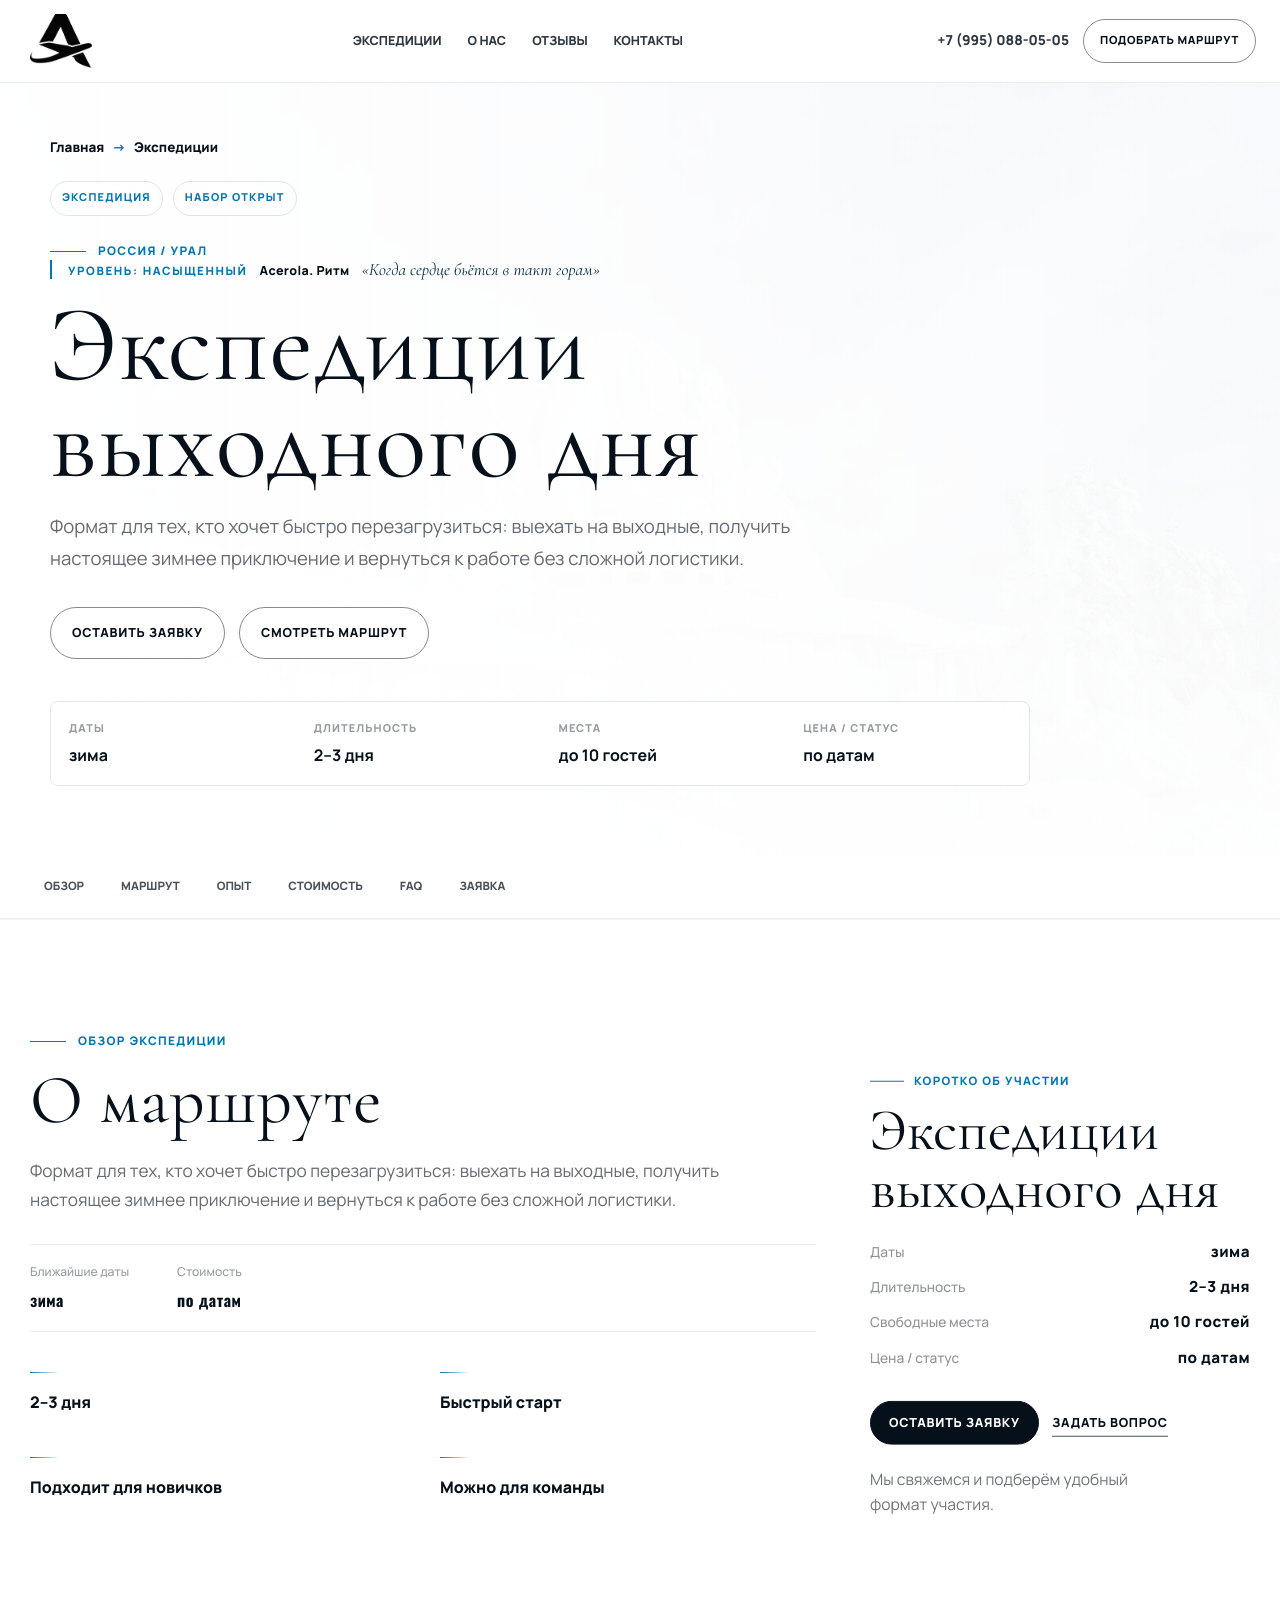
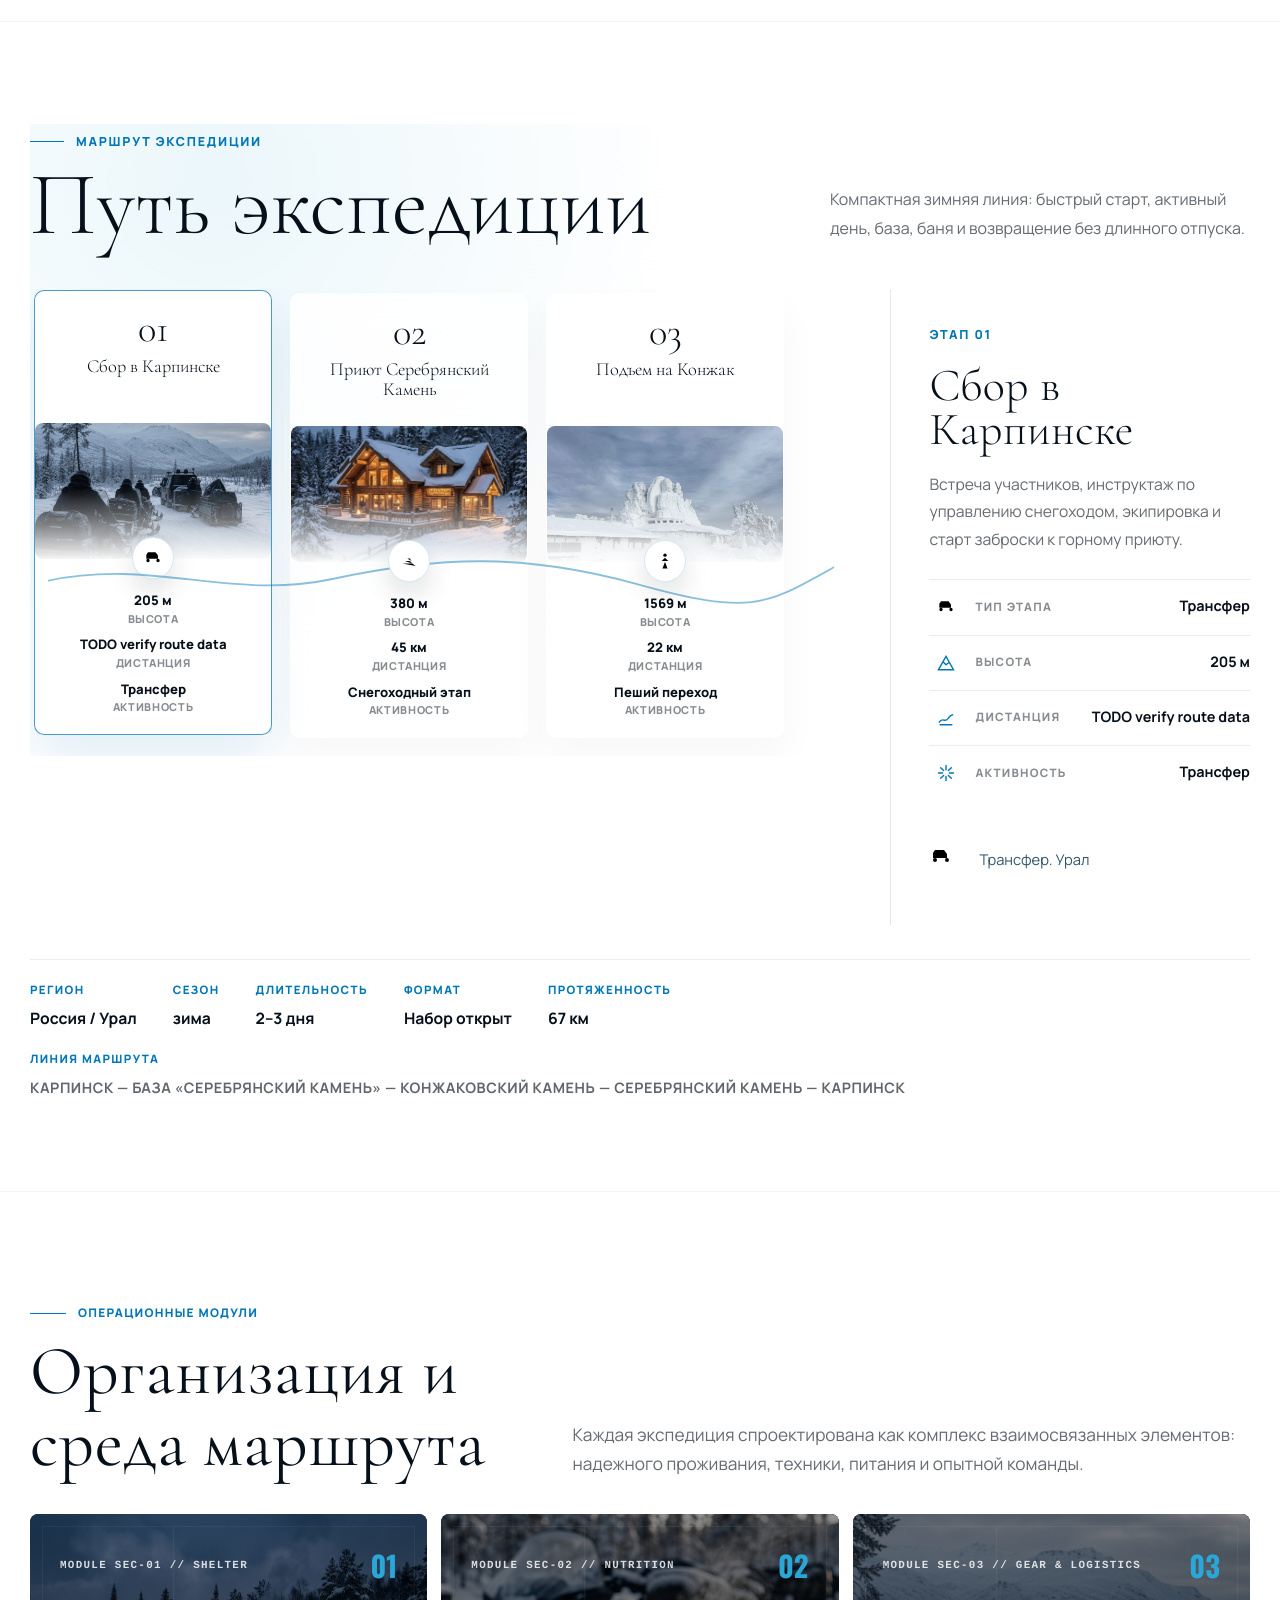
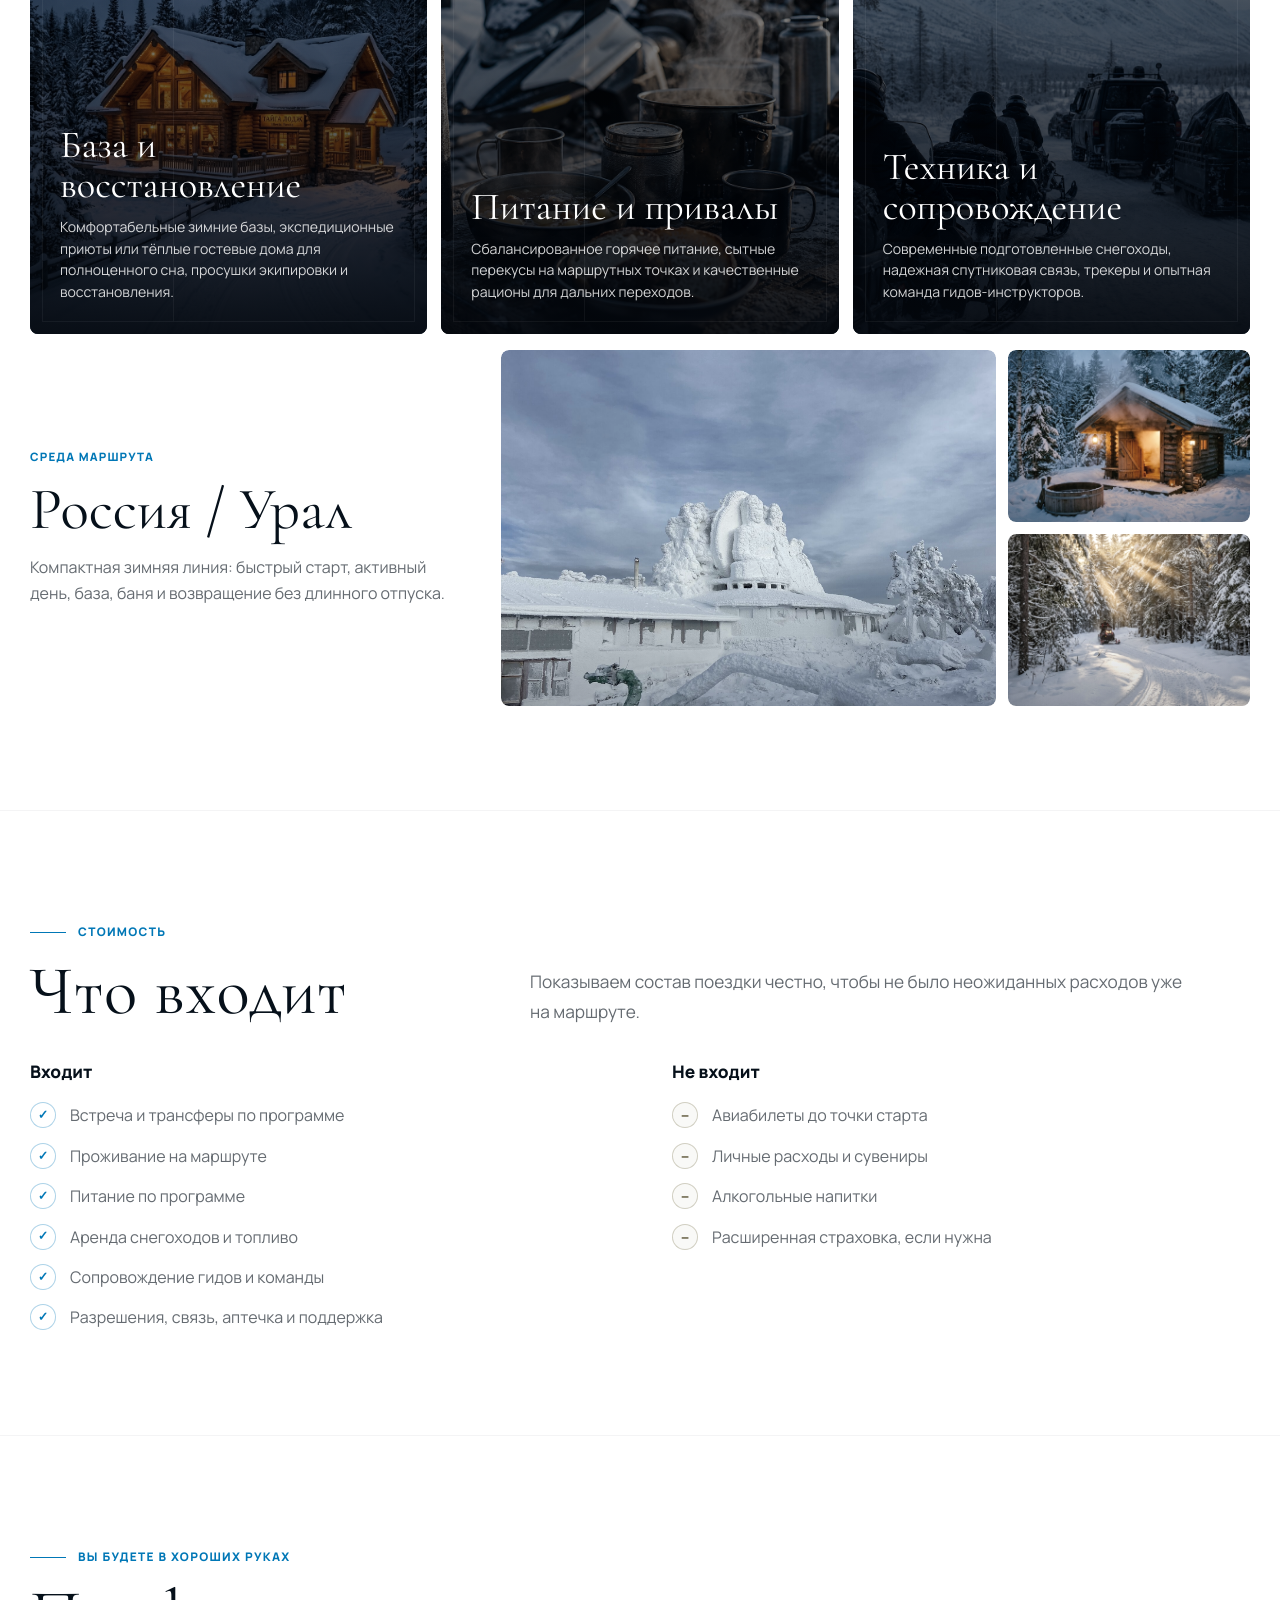
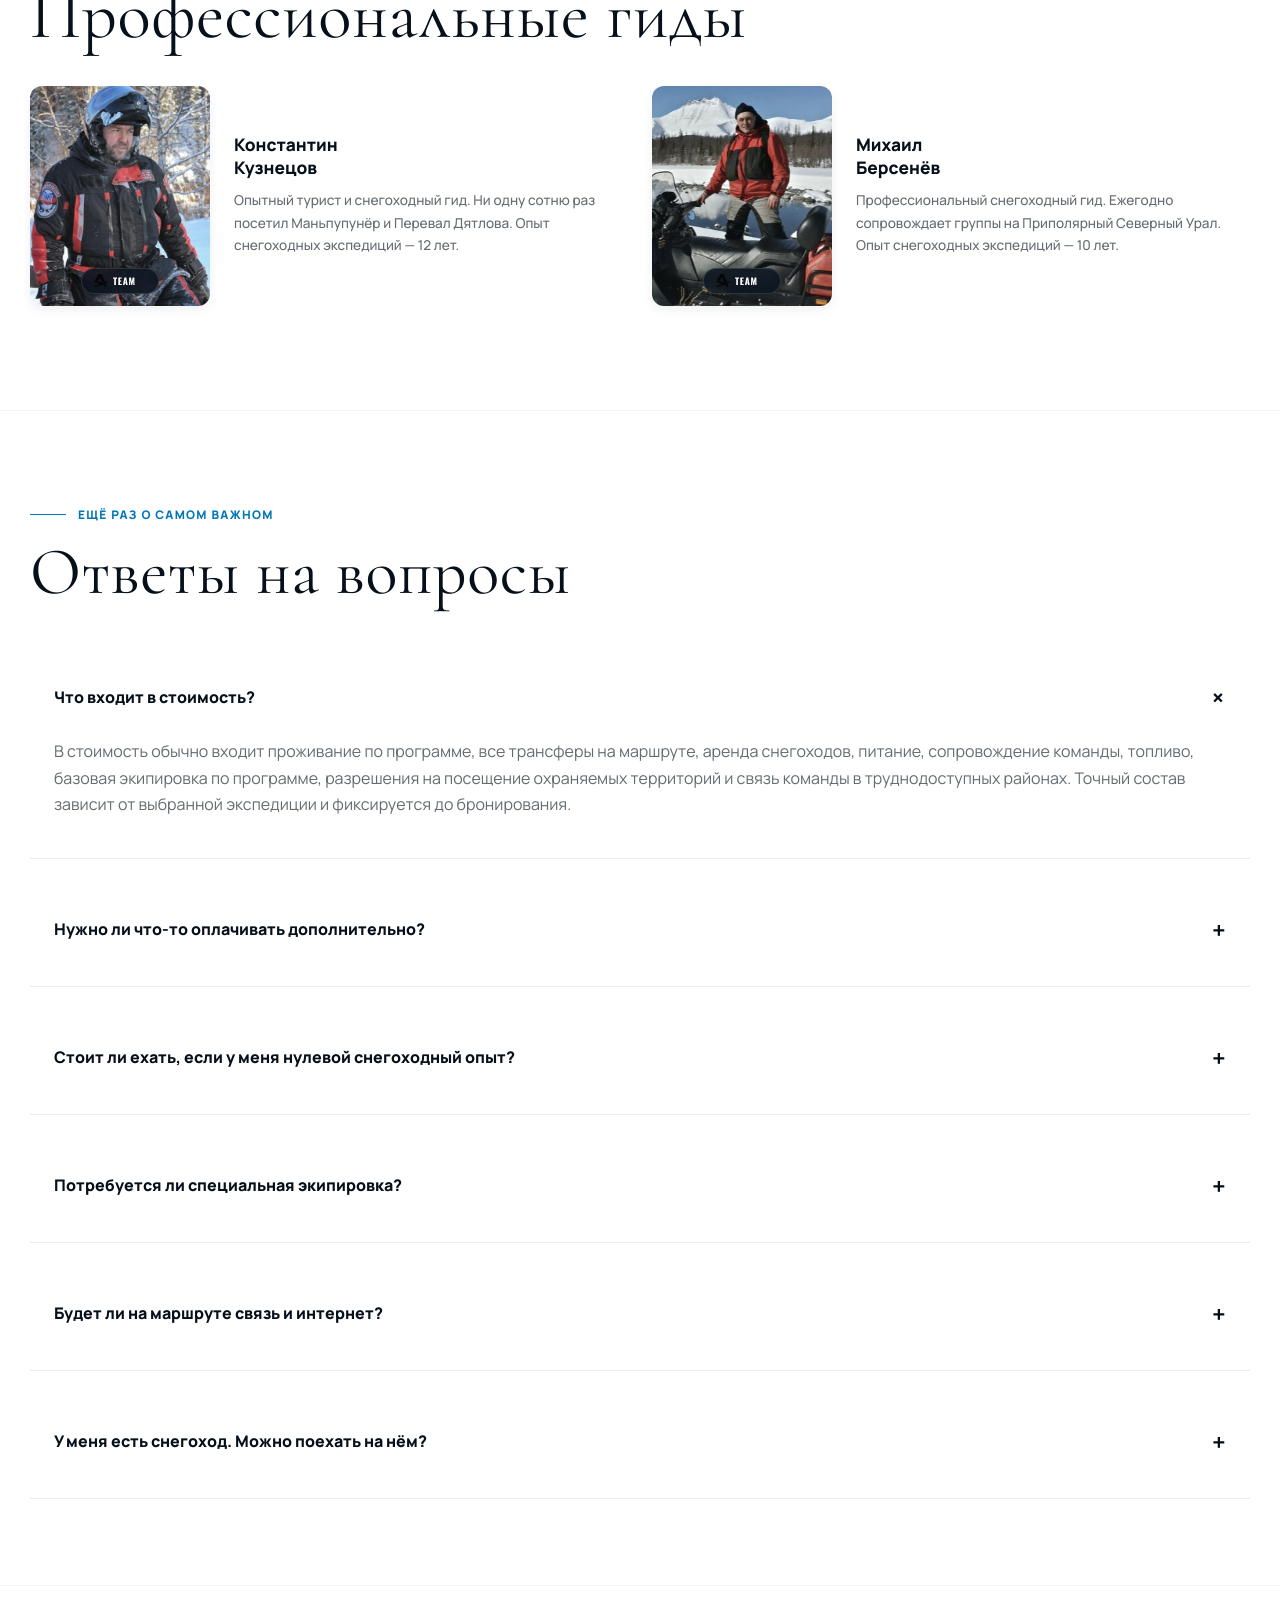
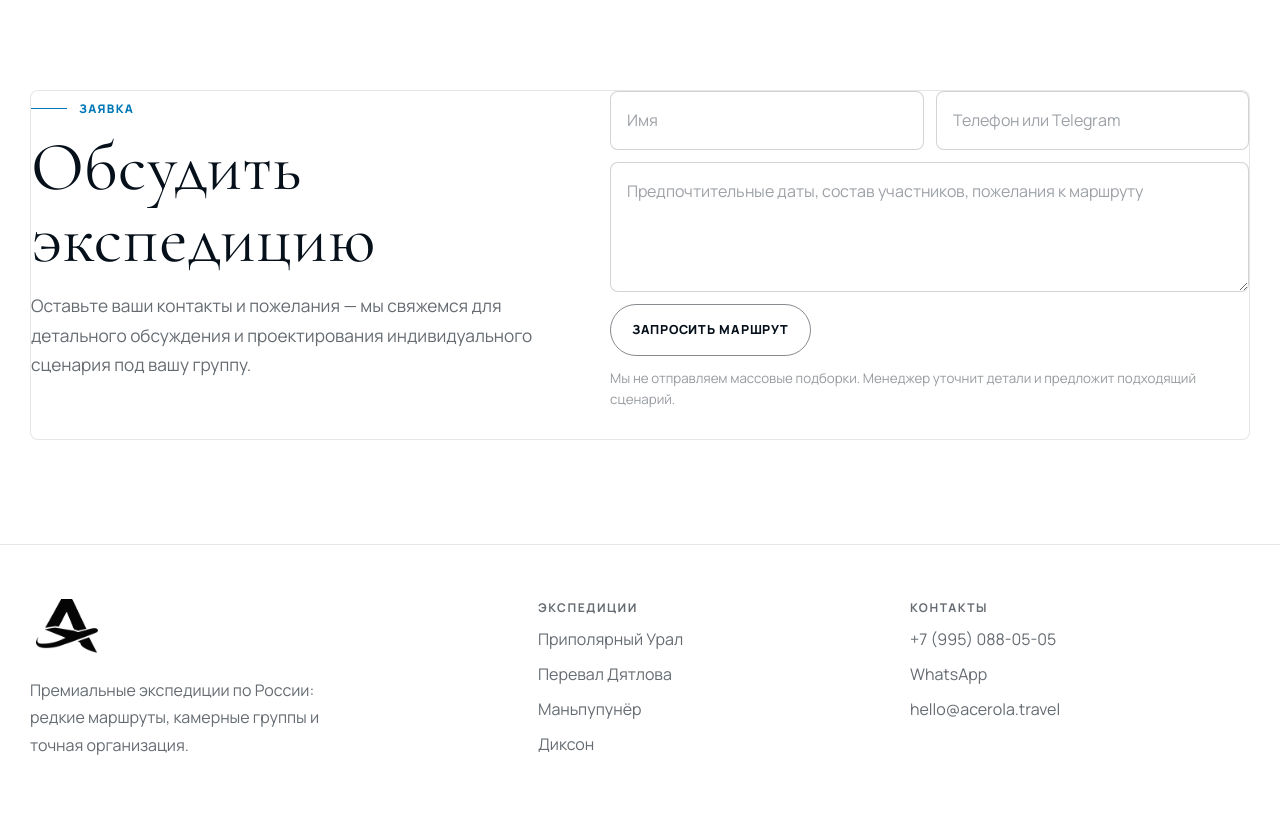
<file: expeditions/weekend.html>
<!doctype html>
<html lang="ru">
<head>
  <meta charset="UTF-8">
  <meta name="viewport" content="width=device-width, initial-scale=1.0">
  <title>Экспедиции выходного дня — Acerola Travel</title>
  <meta name="description" content="Формат для тех, кто хочет быстро перезагрузиться: выехать на выходные, получить настоящее зимнее приключение и вернуться к работе без сложной логистики.">
  <link rel="preconnect" href="https://fonts.googleapis.com">
  <link rel="preconnect" href="https://fonts.gstatic.com" crossorigin>
  <link href="https://fonts.googleapis.com/css2?family=Cormorant+Garamond:ital,wght@0,300;0,400;0,600;1,300;1,400&family=Pinyon+Script&family=Manrope:wght@400;500;600;700;800;900&family=Oswald:wght@500;600;700&display=block" rel="stylesheet">
  <link rel="stylesheet" href="../assets/css/base.css">
  <link rel="stylesheet" href="../assets/css/premium.css">
  <link rel="stylesheet" href="../assets/css/configurator.css">
  <link rel="stylesheet" href="../assets/css/lab-home.css">
  <link rel="stylesheet" href="../assets/css/lab-responsive.css">
  <link rel="stylesheet" href="../assets/css/dossier.css">
  <link rel="stylesheet" href="../assets/css/dossier-route.css">
  <link rel="stylesheet" href="../assets/css/dossier-responsive.css">
</head>
<body class="exp-page">
  <header class="site-header">
    <div class="header-inner">
      <a class="brand" href="../index.html" aria-label="Acerola Travel">
        <img src="../assets/images/logo.png" alt="Acerola Travel">
        <span>Acerola<br><em>travel</em></span>
      </a>
      <nav class="main-nav" aria-label="Основная навигация">
        <a href="../index.html#about">О нас</a>
        <a href="../index.html#expeditions">Экспедиции</a>
        <a href="../index.html#faq">FAQ</a>
      </nav>
      <div class="header-actions">
        <a class="phone" href="tel:+79950880505">+7 (995) 088-05-05</a>
        <a class="btn btn-small btn-light" href="#contact">Заявка</a>
        <button class="menu-toggle" aria-label="Открыть меню" type="button"><span></span><span></span><span></span></button>
      </div>
    </div>
  </header>
  <main>
    <section class="exp-hero" style="background-image:url('../assets/images/card-weekend.jpeg')">
      <div class="container">
        <div class="crumbs">
          <a href="../index.html">Главная</a>
          <span>→</span>
          <a href="../index.html#expeditions">Экспедиции</a>
        </div>
        <span class="eyebrow">зимний Север на 2–3 дня</span>
        <h1>Экспедиции выходного дня</h1>
        <p class="lead">Формат для тех, кто хочет быстро перезагрузиться: выехать на выходные, получить настоящее зимнее приключение и вернуться к работе без сложной логистики.</p>
        <div class="exp-hero-actions">
          <a class="btn btn-wood" href="#contact">Оставить заявку</a>
          <a class="btn btn-ghost" href="#route">Смотреть маршрут</a>
        </div>
        <div class="quick-facts">
          <div>
            <small>Старт</small>
            <strong>Урал / Россия</strong>
          </div>
          <div>
            <small>Сезон</small>
            <strong>зима</strong>
          </div>
          <div>
            <small>Длительность</small>
            <strong>2–3 дня</strong>
          </div>
          <div>
            <small>Километраж</small>
            <strong>короткий маршрут</strong>
          </div>
          <div>
            <small>Сложность</small>
            <strong>2–4/5</strong>
          </div>
        </div>
      </div>
    </section>
    <nav class="subnav">
      <div class="container">
        <a href="#overview">Обзор</a>
        <a href="#route">Маршрут</a>
        <a href="#comfort">Опыт</a>
        <a href="#cost">Стоимость</a>
        <a href="#faq">FAQ</a>
        <a href="#contact">Заявка</a>
      </div>
    </nav>
    <section class="section" id="overview">
      <div class="container overview-grid">
        <div class="overview-card" data-reveal>
          <span class="eyebrow">Обзор экспедиции</span>
          <h2>Что вас ждёт</h2>
          <p class="lead">Формат для тех, кто хочет быстро перезагрузиться: выехать на выходные, получить настоящее зимнее приключение и вернуться к работе без сложной логистики.</p>
          <div class="dates-box">
            <div class="date-row">
              <span>Ближайшие даты</span>
              <b>уточняются</b>
            </div>
            <div class="date-row">
              <span>Стоимость</span>
              <b>по запросу</b>
            </div>
          </div>
        </div>
        <div class="bullet-grid" data-reveal>
          <div class="bullet">2–3 дня</div>
          <div class="bullet">Быстрый старт</div>
          <div class="bullet">Подходит для новичков</div>
          <div class="bullet">Можно для команды</div>
        </div>
      </div>
    </section>
        <section class="section dark" id="route" data-total-distance="67 км" data-total-elevation="1360 м">
      <div class="container">
        <div class="page-title-row" data-reveal>
          <div>
            <span class="eyebrow">Маршрут</span>
            <h2>Схема экспедиции</h2>
          </div>
          <p class="lead">Кликните по точке маршрута — справа появится краткое описание этапа.</p>
        </div>
        <div class="route-card" data-reveal>
          <div class="route-visual">
            <svg viewBox="0 0 800 420">
              <path d="M90 290 C170 140 260 260 350 145 S560 80 700 230" fill="none" stroke="rgba(255,255,255,.62)" stroke-width="2" stroke-dasharray="8 11"/>
            </svg>
            <button class="route-dot is-active" style="left:15%;top:60%" 
                    data-title="Сбор в Карпинске" 
                    data-text="Встреча участников, инструктаж по управлению снегоходом, экипировка и старт заброски к горному приюту." 
                    data-transport="transfer"
                    data-character="Трансфер"
                    data-altitude="205 м"
                    data-distance="—"
                    data-map-label="СТАРТ КАРПИНСК"
                    data-map-label-pos="bottom"
                    data-map-icon="flag"
                    type="button"></button>
            <button class="route-dot" style="left:50%;top:40%" 
                    data-title="Приют Серебрянский Камень" 
                    data-text="Размещение в уютных деревянных домах в лесной зоне у подножия Конжаковского хребта. Горячая баня." 
                    data-transport="snowmobile"
                    data-character="Снегоходный этап"
                    data-altitude="380 м"
                    data-distance="45 км"
                    data-map-label="ГОРНЫЙ ПРИЮТ"
                    data-map-label-pos="top"
                    data-map-icon="camp"
                    type="button"></button>
            <button class="route-dot" style="left:85%;top:60%" 
                    data-title="Подъем на Конжак" 
                    data-text="Восхождение на высшую точку Свердловской области — гору Конжаковский Камень (1569 м) через Иовское плато." 
                    data-transport="trek"
                    data-character="Пеший переход"
                    data-altitude="1569 м"
                    data-distance="22 км"
                    data-map-label="ЦЕЛЬ КОНЖАК"
                    data-map-label-pos="bottom"
                    data-map-icon="flag"
                    type="button"></button>
          </div>
          <aside class="route-info">
            <span class="eyebrow">Точка маршрута</span>
            <h3>Сбор в Карпинске</h3>
            <p>Встреча участников, инструктаж по управлению снегоходом, экипировка и старт заброски к горному приюту.</p>
            <div class="route-line">Карпинск — База «Серебрянский Камень» — Конжаковский Камень — Серебрянский Камень — Карпинск</div>
          </aside>
        </div>
      </div>
    </section>
    <section class="section" id="comfort">
      <div class="container">
        <div class="page-title-row" data-reveal>
          <div>
            <span class="eyebrow">Продуман каждый шаг</span>
            <h2>Опыт экспедиции</h2>
          </div>
          <p class="lead">Размещение, питание, техника и северная среда маршрута собраны в один цельный блок.</p>
        </div>
        <div class="comfort-grid" data-reveal>
          <div class="comfort-card">
            <img src="../assets/images/weekend_lodge.png" alt="Проживание">
            <div>
              <h3>Проживание</h3>
              <p class="muted">Базы, приюты, гостевые дома или отели — в зависимости от маршрута.</p>
            </div>
          </div>
          <div class="comfort-card">
            <img src="https://images.unsplash.com/photo-1576092768241-dec231879fc3?auto=format&fit=crop&w=500&q=80" alt="Питание">
            <div>
              <h3>Питание</h3>
              <p class="muted">Горячее питание, перекусы и понятная логистика еды на маршруте.</p>
            </div>
          </div>
          <div class="comfort-card">
            <img src="../assets/images/winter_banya.png" alt="Техника">
            <div>
              <h3>Техника</h3>
              <p class="muted">Снегоходы, сопровождение, связь команды и помощь с экипировкой.</p>
            </div>
          </div>
        </div>
      </div>
    </section>
    <section class="section" id="cost">
      <div class="container">
        <div class="page-title-row" data-reveal>
          <div>
            <span class="eyebrow">Стоимость</span>
            <h2>Что входит</h2>
          </div>
          <p class="lead">Показываем состав поездки честно, чтобы не было неожиданных расходов уже на маршруте.</p>
        </div>
        <div class="included-grid" data-reveal>
          <div class="included-card">
            <h3>Входит</h3>
            <ul>
              <li>Встреча и трансферы по программе</li>
              <li>Проживание на маршруте</li>
              <li>Питание по программе</li>
              <li>Аренда снегоходов и топливо</li>
              <li>Сопровождение гидов и команды</li>
              <li>Разрешения, связь, аптечка и поддержка</li>
            </ul>
          </div>
          <div class="included-card minus">
            <h3>Не входит</h3>
            <ul>
              <li>Авиабилеты до точки старта</li>
              <li>Личные расходы и сувениры</li>
              <li>Алкогольные напитки</li>
              <li>Расширенная страховка, если нужна</li>
            </ul>
          </div>
        </div>
      </div>
    </section>
        <section class="section">
      <div class="container">
        <div class="page-title-row" data-reveal>
          <div>
            <span class="eyebrow">Вы будете в хороших руках</span>
            <h2>Профессиональные гиды</h2>
          </div>
        </div>
        <div class="guides" data-reveal>
          <div class="guide">
            <div class="guide-avatar-wrap">
              <img src="../assets/images/guide-konstantin.png" alt="Константин Кузнецов">
              <div class="guide-badge">
                <img src="../assets/images/logo.png" alt="Acerola" class="guide-badge-logo">
                <span>TEAM</span>
              </div>
            </div>
            <div class="guide-info">
              <h3>Константин<br>Кузнецов</h3>
              <p>Опытный турист и снегоходный гид. Ни одну сотню раз посетил Маньпупунёр и Перевал Дятлова. Опыт снегоходных экспедиций — 12 лет.</p>
            </div>
          </div>
          <div class="guide">
            <div class="guide-avatar-wrap">
              <img src="../assets/images/guide-mikhail.png" alt="Михаил Берсенёв">
              <div class="guide-badge">
                <img src="../assets/images/logo.png" alt="Acerola" class="guide-badge-logo">
                <span>TEAM</span>
              </div>
            </div>
            <div class="guide-info">
              <h3>Михаил<br>Берсенёв</h3>
              <p>Профессиональный снегоходный гид. Ежегодно сопровождает группы на Приполярный Северный Урал. Опыт снегоходных экспедиций — 10 лет.</p>
            </div>
          </div>
        </div>
      </div>
    </section>
    <section class="section-tight" id="faq">
      <div class="container">
        <span class="eyebrow">Ещё раз о самом важном</span>
        <h2>Ответы на вопросы</h2>
        <div class="faq-list">
          <div class="faq-item is-open">
            <button class="faq-q" type="button">
              <span>Что входит в стоимость?</span>
              <b>+</b>
            </button>
            <div class="faq-a">
              <p>В стоимость обычно входит проживание по программе, все трансферы на маршруте, аренда снегоходов, питание, сопровождение команды, топливо, базовая экипировка по программе, разрешения на посещение охраняемых территорий и связь команды в труднодоступных районах. Точный состав зависит от выбранной экспедиции и фиксируется до бронирования.</p>
            </div>
          </div>
          <div class="faq-item ">
            <button class="faq-q" type="button">
              <span>Нужно ли что-то оплачивать дополнительно?</span>
              <b>+</b>
            </button>
            <div class="faq-a">
              <p>Обычно отдельно оплачиваются авиабилеты до точки старта и обратно, личные расходы, алкогольные напитки и расширенная индивидуальная страховка, если она нужна. Для индивидуальных маршрутов список дополнительных расходов согласовывается заранее.</p>
            </div>
          </div>
          <div class="faq-item ">
            <button class="faq-q" type="button">
              <span>Стоит ли ехать, если у меня нулевой снегоходный опыт?</span>
              <b>+</b>
            </button>
            <div class="faq-a">
              <p>Для некоторых маршрутов — да, но не для всех. Короткие и индивидуальные форматы можно адаптировать под новичков. Сложные экспедиции вроде Приполярного Урала или Маньпупунёра требуют нормальной физической формы и готовности к суровой погоде. Лучше обсудить это с нами перед бронированием.</p>
            </div>
          </div>
          <div class="faq-item ">
            <button class="faq-q" type="button">
              <span>Потребуется ли специальная экипировка?</span>
              <b>+</b>
            </button>
            <div class="faq-a">
              <p>Да, зимняя экспедиция требует правильной одежды. Мы заранее отправляем список вещей и подскажем, что обязательно, что можно арендовать, а что лучше не брать. Если чего-то нет, часть экипировки можно получить на время экспедиции по предварительной договорённости.</p>
            </div>
          </div>
          <div class="faq-item ">
            <button class="faq-q" type="button">
              <span>Будет ли на маршруте связь и интернет?</span>
              <b>+</b>
            </button>
            <div class="faq-a">
              <p>В городах и на базах связь может быть, но в горах, тайге и арктических районах интернет часто отсутствует. Команда использует доступные средства связи и заранее планирует контрольные точки маршрута.</p>
            </div>
          </div>
          <div class="faq-item ">
            <button class="faq-q" type="button">
              <span>У меня есть снегоход. Можно поехать на нём?</span>
              <b>+</b>
            </button>
            <div class="faq-a">
              <p>Да, в некоторых экспедициях это возможно. В таком случае стоимость будет пересчитана, потому что аренда техники не понадобится. Важно заранее согласовать модель, состояние снегохода, топливо, доставку и требования безопасности.</p>
            </div>
          </div>
        </div>
      </div>
    </section>
    <section class="section contact-section" id="contact" data-reveal>
      <div class="container contact-card">
        <div>
          <span class="eyebrow">Заявка</span>
          <h2>Оставить заявку на направление</h2>
          <p class="lead">Оставьте контакты — мы подберём маршрут, даты и формат под вашу группу.</p>
        </div>
        <form class="lead-form">
          <input required placeholder="Имя" name="name" autocomplete="name" />
          <input required placeholder="Телефон или Telegram" name="contact" autocomplete="tel" />
          <select name="direction">
            <option selected disabled>Выберите направление</option>
            <option>Приполярный Урал: Суперэкстрим</option>
            <option>Перевал Дятлова</option>
            <option>Маньпупунёр</option>
            <option>Диксон — Арктика</option>
            <option>Сделайте путешествие под себя</option>
            <option>Экспедиции выходного дня</option>
          </select>
          <textarea placeholder="Количество человек, даты, пожелания" name="message"></textarea>
          <button class="btn btn-wood" type="submit">Отправить заявку</button>
          <small>Демо-форма. Позже подключим отправку в Telegram / WhatsApp / CRM.</small>
        </form>
      </div>
    </section>
  </main>
  <footer class="site-footer">
    <div class="container footer-grid">
      <div>
        <a class="brand footer-brand" href="../index.html">
          <img src="../assets/images/logo.png" alt="Acerola Travel">
          <span>Acerola<br><em>travel</em></span>
        </a>
        <p>Премиальные экспедиции по России: редкие маршруты, камерные группы и точная организация.</p>
      </div>
      <div>
        <strong>Экспедиции</strong>
        <a href="../expeditions/pripolyarny-ural.html">Приполярный Урал</a>
        <a href="../expeditions/dyatlov-pass.html">Перевал Дятлова</a>
        <a href="../expeditions/manypupuner.html">Маньпупунёр</a>
        <a href="../expeditions/dikson.html">Диксон</a>
      </div>
      <div>
        <strong>Контакты</strong>
        <a href="tel:+79950880505">+7 (995) 088-05-05</a>
        <a href="https://wa.me/79950880505">WhatsApp</a>
        <a href="mailto:hello@acerola.travel">hello@acerola.travel</a>
      </div>
    </div>
  </footer>
  <div class="mobile-cta">
    <a class="btn btn-wood" href="#contact">Оставить заявку</a>
  </div>
  <script src="../assets/js/expedition-data.js"></script>
  <script src="../assets/js/expedition-detail.js"></script>
  <script src="../assets/js/expedition-levels.js"></script>
  <script src="../assets/js/site.js"></script>
</body>
</html>
</file>
<file: assets/css/base.css>
/* ==========================================================================
   Acerola Travel — site.css
   ==========================================================================
   TABLE OF CONTENTS
   --------------------------------------------------------------------------
   1.  Base reset, variables, typography, buttons, layout utilities
   2.  Expedition page — hero, subnav, overview, route, comfort, FAQ, contact
   3.  v7  — catalog card grid fixes
   4.  v8  — hero redesign (home page styled hero)
   5.  v9  — premium winter expedition layer (variables, typography, glass cards,
             lab header, lab hero, beacon, about, expeditions grid, advantages,
             formats, stats, reviews, lab contact, lab footer, mobile CTA,
             animations, dossier overrides)
   6.  v10 — header, snow canvas, custom expedition configurator
   7.  v11 — premium expedition lab home (route cards, experience, atmosphere,
             detail dossier enhancements, region map, responsive)
   8.  v12 — expedition detail dossier (route section, gallery, booking,
             fit section, contact overrides, responsive)
   --------------------------------------------------------------------------
   NOTE: Sections are ordered by specificity cascade. Do NOT reorder.
   ========================================================================== */

:root {
  --snow: #f4f7f9;
  --paper: #fff;
  --navy: #0e1b2a;
  --navy2: #132235;
  --navy3: #09131f;
  --ice: #7d93ad;
  --ice2: #d6e1eb;
  --wood: #9b6f2a;
  --sage: #9ba071;
  --ink: #111820;
  --muted: #627083;
  --line: rgba(17, 24, 32, .13);
  --line-light: rgba(255, 255, 255, .16);
  --shadow: 0 28px 80px rgba(14, 27, 42, .18);
  --r: 28px;
  --r2: 42px;
  --container: 1180px;
  
  /* Vibrant color additions */
  --aurora-teal: #00f5d4;
  --aurora-cyan: #00bbf9;
  --aurora-purple: #9b5de5;
  --aurora-magenta: #f15bb5;
  --aurora-green: #39ff14;
  --aurora-pink: #ff007f;
  --campfire-orange: #ff7b00;
  --campfire-yellow: #ffb703;
  --ice-blue: #a2d2ff;
  --ice-silver: #e2eafc;
}

/* Custom premium scrollbar */
::-webkit-scrollbar {
  width: 10px;
  height: 10px;
}
::-webkit-scrollbar-track {
  background: #f5f8fa;
  border-left: 1px solid rgba(11, 21, 32, 0.05);
}
::-webkit-scrollbar-thumb {
  background: rgba(11, 21, 32, 0.15);
  border: 2px solid #f5f8fa;
  border-radius: 99px;
  transition: background 0.2s ease;
}
::-webkit-scrollbar-thumb:hover {
  background: rgba(0, 150, 199, 0.6);
}

html {
  scrollbar-color: rgba(11, 21, 32, 0.15) #f5f8fa;
  scrollbar-width: thin;
}

* { box-sizing: border-box; }
html { scroll-behavior: smooth; }
body { margin: 0; font-family: Manrope, Arial, sans-serif; background: var(--snow); color: var(--ink); line-height: 1.55; }body.menu-open{overflow:hidden}a{text-decoration:none;color:inherit}img{max-width:100%;display:block}button,input,select,textarea{font:inherit}button{cursor:pointer}.container{width:min(var(--container),calc(100% - 40px));margin:auto}.section{padding:110px 0}.section-tight{padding:78px 0}.dark{background:var(--navy);color:#fff}.eyebrow{display:inline-flex;align-items:center;gap:10px;font-size:12px;letter-spacing:.15em;text-transform:uppercase;font-weight:900;color:var(--ice)}.eyebrow:before{content:"";width:34px;height:1px;background:currentColor}h1,h2,h3{font-family:Oswald,Impact,sans-serif;text-transform:uppercase;letter-spacing:-.03em;line-height:.96;margin:0}h1{font-size:clamp(58px,9vw,132px)}h2{font-size:clamp(40px,6vw,76px)}h3{font-size:clamp(25px,4vw,44px)}p{margin:0}.lead{font-size:clamp(17px,2vw,21px);color:var(--muted);max-width:720px}.dark .lead,.dark .muted{color:rgba(255,255,255,.7)}.btn{display:inline-flex;align-items:center;justify-content:center;gap:10px;min-height:54px;padding:15px 22px;border:0;border-radius:999px;font-size:13px;letter-spacing:.08em;text-transform:uppercase;font-weight:900;transition:transform .25s ease,box-shadow .25s ease,background .25s ease,color .25s ease}.btn:hover{transform:translateY(-3px)}.btn-small{min-height:40px;padding:10px 15px;font-size:11px}.btn-light{background:#fff;color:var(--navy)}.btn-dark{background:var(--navy);color:#fff}.btn-wood{background:var(--wood);color:#fff;box-shadow:0 16px 34px rgba(155,111,42,.28)}.btn-ghost{background:rgba(255,255,255,.08);border:1px solid rgba(255,255,255,.18);color:#fff}.site-header{position:fixed;inset:0 0 auto;z-index:50;color:#fff;background:rgba(9,19,31,.48);backdrop-filter:blur(18px);border-bottom:1px solid rgba(255,255,255,.1)}.header-inner{width:min(1320px,calc(100% - 32px));height:76px;margin:auto;display:flex;align-items:center;justify-content:space-between;gap:22px}.brand{display:inline-flex;align-items:center;gap:12px;text-transform:uppercase;font-weight:900;letter-spacing:.1em;line-height:1;font-size:13px}.brand em{font-style:normal;font-weight:700;letter-spacing:.02em;text-transform:lowercase;opacity:.8}.brand-mark{width:42px;height:42px;border:2px solid currentColor;border-radius:50%;display:grid;place-items:center;font-family:Oswald,sans-serif;font-size:24px}.main-nav{display:flex;gap:28px;align-items:center;font-size:12px;font-weight:900;text-transform:uppercase;letter-spacing:.08em}.main-nav a{opacity:.75}.main-nav a:hover{opacity:1}.header-actions{display:flex;align-items:center;gap:12px}.phone{font-weight:900;font-size:14px;white-space:nowrap}.menu-toggle{display:none;background:transparent;border:0;color:#fff;font-size:30px}.hero{min-height:100vh;position:relative;overflow:hidden;color:#fff;display:grid;align-items:center;text-align:center;padding:130px 0 40px;background:linear-gradient(180deg,rgba(9,19,31,.15),rgba(9,19,31,.93)),url('../images/hero-snowmobile.png') center/cover no-repeat}.home .hero{background:linear-gradient(180deg,rgba(9,19,31,.12),rgba(9,19,31,.94)),url('../images/hero-snowmobile.png') center/cover no-repeat}.hero:before{content:"";position:absolute;inset:0;background:radial-gradient(circle at 50% 38%,rgba(255,255,255,.22),transparent 34%);pointer-events:none}.hero-bg-logo{width:92px;margin:0 auto 18px;opacity:.92;filter:drop-shadow(0 18px 40px rgba(0,0,0,.25));animation:floatLogo 5.5s ease-in-out infinite}.hero-content{position:relative;z-index:2}.hero .tag{display:inline-flex;border:1px solid rgba(255,255,255,.2);background:rgba(255,255,255,.08);backdrop-filter:blur(10px);border-radius:999px;padding:10px 16px;font-weight:900;text-transform:uppercase;letter-spacing:.13em;font-size:12px;color:rgba(255,255,255,.88)}.hero .tag b{color:#f0a65a}.hero h1{max-width:1100px;margin:26px auto 16px;text-shadow:0 18px 60px rgba(0,0,0,.3)}.hero p{max-width:760px;margin:auto;color:rgba(255,255,255,.8);font-size:clamp(18px,2.2vw,24px)}.hero-actions{display:flex;flex-wrap:wrap;justify-content:center;gap:14px;margin-top:28px}.hero-stats{display:grid;grid-template-columns:repeat(4,1fr);max-width:1020px;margin:70px auto 0;border:1px solid rgba(255,255,255,.13);border-radius:34px;overflow:hidden;background:rgba(255,255,255,.08);backdrop-filter:blur(18px)}.hero-stats div{padding:24px 20px;border-right:1px solid rgba(255,255,255,.1)}.hero-stats div:last-child{border-right:0}.hero-stats strong{display:block;font-family:Oswald,sans-serif;font-size:36px;text-transform:uppercase;line-height:1}.hero-stats span{font-size:13px;color:rgba(255,255,255,.62);font-weight:800}.scroll-hint{position:absolute;bottom:24px;left:50%;transform:translateX(-50%);font-size:22px;opacity:.7;animation:bounce 2.1s infinite}.about-cinematic{position:relative;overflow:hidden;color:#fff;padding:130px 0;background:linear-gradient(180deg,rgba(241,238,230,0),var(--navy) 85%),url('../images/about-mountains.png') center top/cover no-repeat}.about-card{width:min(640px,calc(100% - 40px));margin:auto;text-align:center;padding:46px 34px;border-radius:36px;background:rgba(255,255,255,.12);border:1px solid rgba(255,255,255,.18);backdrop-filter:blur(16px);box-shadow:0 30px 100px rgba(0,0,0,.28)}.about-card p{color:rgba(255,255,255,.78);margin:16px auto 24px;max-width:460px}.section-head{display:flex;align-items:end;justify-content:space-between;gap:28px;margin-bottom:38px}.section-head .lead{margin-top:18px}.catalog-section{position:relative;overflow:hidden;color:#fff;background:linear-gradient(180deg,var(--navy) 0%,var(--navy3) 100%)}.catalog-section:before{content:"";position:absolute;inset:0;background:url('../images/grain-frame.png') center/cover no-repeat;opacity:.22;mix-blend-mode:screen;pointer-events:none}.catalog-section:after{content:"";position:absolute;right:-220px;top:120px;width:520px;height:520px;background:url('../images/tree-1.png') center/contain no-repeat;opacity:.28;filter:blur(1px);animation:floatLogo 9s ease-in-out infinite}.catalog-inner{position:relative;z-index:2}.chips{display:flex;flex-wrap:wrap;gap:10px;margin:24px 0 30px}.chip{border:1px solid rgba(255,255,255,.16);background:rgba(255,255,255,.08);color:#fff;border-radius:999px;padding:11px 15px;font-size:12px;font-weight:900;letter-spacing:.08em;text-transform:uppercase}.chip.is-active,.chip:hover{background:#fff;color:var(--navy)}.exp-grid{display:grid;grid-template-columns:repeat(12,1fr);gap:20px}.exp-card{position:relative;min-height:340px;border-radius:34px;overflow:hidden;isolation:isolate;background:var(--navy2);border:1px solid rgba(255,255,255,.16);box-shadow:0 28px 80px rgba(0,0,0,.24);transition:transform .35s ease,box-shadow .35s ease,opacity .25s ease}.exp-card:hover{transform:translateY(-7px);box-shadow:0 38px 90px rgba(0,0,0,.36)}.exp-card.is-hidden{display:none}.exp-card.large{grid-column:span 7;min-height:420px}.exp-card.medium{grid-column:span 5;min-height:420px}.exp-card.small{grid-column:span 6;min-height:300px}.exp-card img{position:absolute;inset:0;width:100%;height:100%;object-fit:cover;transition:transform .9s cubic-bezier(.2,.8,.2,1)}.exp-card:hover img{transform:scale(1.06)}.exp-card:after{content:"";position:absolute;inset:0;background:linear-gradient(90deg,rgba(9,19,31,.9),rgba(9,19,31,.42) 58%,rgba(9,19,31,.08)),linear-gradient(180deg,rgba(0,0,0,0),rgba(0,0,0,.66));z-index:1}.exp-content{position:relative;z-index:2;min-height:inherit;padding:30px;display:flex;flex-direction:column;justify-content:flex-end;max-width:680px}.exp-badge{position:absolute;top:24px;left:24px;z-index:3;background:rgba(125,147,173,.92);color:#fff;border-radius:999px;padding:8px 12px;text-transform:uppercase;font-size:11px;letter-spacing:.08em;font-weight:900}.exp-days{position:absolute;right:24px;top:24px;z-index:3;width:78px;height:78px;border-radius:50%;display:grid;place-items:center;background:#fff;color:var(--navy);font-weight:900;text-align:center;box-shadow:0 12px 24px rgba(0,0,0,.16)}.exp-days b{display:block;font-family:Oswald,sans-serif;font-size:28px;line-height:.85}.exp-meta{display:flex;flex-wrap:wrap;gap:12px;font-size:12px;text-transform:uppercase;font-weight:900;letter-spacing:.06em;color:rgba(255,255,255,.78);margin-bottom:12px}.exp-card h3{color:#fff;font-size:clamp(35px,5vw,62px);max-width:680px}.exp-card p{color:rgba(255,255,255,.72);max-width:560px;margin:14px 0 20px}.route-line{color:rgba(255,255,255,.45);font-size:12px;font-weight:800;margin-top:18px;max-width:760px}.card-actions{display:flex;gap:12px;flex-wrap:wrap}.info-strip{display:grid;grid-template-columns:1fr 1fr 1fr;gap:18px;margin-top:34px}.info-card{border:1px solid var(--line);background:#fff;border-radius:30px;padding:28px;box-shadow:var(--shadow)}.info-card h3{font-size:32px;margin-bottom:12px}.map-section{position:relative;overflow:hidden;background:var(--navy);color:#fff}.map-layout{display:grid;grid-template-columns:1.2fr .8fr;gap:26px;align-items:stretch}.map-stage{position:relative;min-height:500px;border-radius:40px;background:radial-gradient(circle at 60% 42%,rgba(125,147,173,.28),transparent 32%),linear-gradient(135deg,#0b1725,#14263a);border:1px solid rgba(255,255,255,.12);overflow:hidden}.map-line-svg{position:absolute;inset:0;width:100%;height:100%;opacity:.55}.map-pin{position:absolute;border:0;background:#fff;color:var(--navy);border-radius:999px;padding:10px 13px;font-size:12px;font-weight:900;box-shadow:0 12px 30px rgba(0,0,0,.24);animation:pulse 2.6s infinite}.map-pin:nth-of-type(2){left:52%;top:38%}.map-pin:nth-of-type(3){left:32%;top:48%}.map-pin:nth-of-type(4){left:68%;top:58%}.map-pin:nth-of-type(5){left:24%;top:62%}.map-pin:nth-of-type(6){left:45%;top:66%}.region-card{border:1px solid rgba(255,255,255,.12);border-radius:40px;background:rgba(255,255,255,.08);padding:34px;backdrop-filter:blur(14px)}.region-card h3{font-size:46px}.region-card p{color:rgba(255,255,255,.7);margin:18px 0}.region-facts{display:grid;grid-template-columns:1fr 1fr;gap:12px;margin:24px 0}.region-facts div{background:rgba(255,255,255,.08);border-radius:18px;padding:15px}.region-facts small{display:block;color:rgba(255,255,255,.52);font-size:11px;text-transform:uppercase;font-weight:900}.region-facts strong{display:block;margin-top:4px}.trust-grid{display:grid;grid-template-columns:repeat(3,1fr);gap:20px}.trust-card{background:#fff;border:1px solid var(--line);border-radius:30px;padding:28px;box-shadow:var(--shadow)}.trust-card span{display:inline-grid;place-items:center;width:46px;height:46px;border-radius:16px;background:var(--ice2);font-size:22px;margin-bottom:18px}.trust-card h3{font-size:28px;margin-bottom:10px}.steps{counter-reset:step;display:grid;grid-template-columns:repeat(4,1fr);gap:18px}.step{position:relative;border:1px solid rgba(255,255,255,.14);border-radius:30px;padding:26px;background:rgba(255,255,255,.07)}.step:before{counter-increment:step;content:'0' counter(step);display:block;color:var(--ice);font-weight:900;margin-bottom:16px}.faq-list{display:grid;gap:12px;margin-top:34px}.faq-item{background:#fff;border:1px solid var(--line);border-radius:22px;overflow:hidden}.faq-q{width:100%;display:flex;align-items:center;justify-content:space-between;gap:22px;border:0;background:transparent;color:var(--navy);font-weight:900;text-align:left;padding:22px 24px}.faq-q b{font-size:24px;transition:transform .25s ease}.faq-a{display:none;padding:0 24px 22px;color:var(--muted)}.faq-item.is-open .faq-a{display:block}.faq-item.is-open .faq-q b{transform:rotate(45deg)}.contact-section{background:linear-gradient(180deg,var(--snow),#fff)}.contact-card{display:grid;grid-template-columns:.9fr 1.1fr;gap:28px;align-items:start;background:var(--navy);color:#fff;border-radius:42px;padding:44px;box-shadow:var(--shadow);position:relative;overflow:hidden}.contact-card:after{content:"";position:absolute;right:-130px;bottom:-160px;width:420px;height:420px;background:url('../images/tree-2.png') center/contain no-repeat;opacity:.18;pointer-events:none}.contact-card .lead{color:rgba(255,255,255,.7);margin-top:16px}.lead-form{position:relative;z-index:2;display:grid;grid-template-columns:1fr 1fr;gap:12px}.lead-form textarea,.lead-form select{grid-column:span 2}.lead-form input,.lead-form select,.lead-form textarea{width:100%;border:1px solid rgba(255,255,255,.14);background:rgba(255,255,255,.08);color:#fff;border-radius:18px;padding:16px;outline:0}.lead-form input::placeholder,.lead-form textarea::placeholder{color:rgba(255,255,255,.48)}.lead-form option{color:#111}.lead-form small{grid-column:span 2;color:rgba(255,255,255,.52)}.site-footer{background:var(--navy3);color:#fff;padding:54px 0}.footer-grid{display:grid;grid-template-columns:1.4fr 1fr 1fr;gap:32px}.footer-grid p{color:rgba(255,255,255,.62);margin-top:14px;max-width:340px}.footer-grid div{display:grid;gap:10px;align-content:start}.footer-grid strong{text-transform:uppercase;font-size:12px;letter-spacing:.13em;color:var(--ice)}.footer-grid a{color:rgba(255,255,255,.76)}.mobile-cta{position:fixed;z-index:60;left:16px;right:16px;bottom:14px;display:none}.mobile-cta .btn{width:100%}[data-reveal]{opacity:0;transform:translateY(26px);transition:opacity .7s ease,transform .7s ease}[data-reveal].is-visible{opacity:1;transform:none}@keyframes floatLogo{0%,100%{transform:translateY(0)}50%{transform:translateY(-10px)}}@keyframes bounce{0%,100%{transform:translate(-50%,0)}50%{transform:translate(-50%,8px)}}@keyframes pulse{0%,100%{box-shadow:0 0 0 0 rgba(255,255,255,.25),0 12px 30px rgba(0,0,0,.24)}50%{box-shadow:0 0 0 14px rgba(255,255,255,0),0 12px 30px rgba(0,0,0,.24)}}
/* Expedition page */.exp-page .site-header{background:rgba(9,19,31,.72)}.exp-hero{min-height:86vh;position:relative;overflow:hidden;color:#fff;display:grid;align-items:end;padding:130px 0 54px;background-position:center;background-size:cover}.exp-hero:before{content:"";position:absolute;inset:0;background:linear-gradient(180deg,rgba(9,19,31,.2),rgba(9,19,31,.95)),radial-gradient(circle at 50% 38%,rgba(255,255,255,.13),transparent 36%)}.exp-hero .container{position:relative;z-index:2}.crumbs{display:flex;gap:8px;align-items:center;color:rgba(255,255,255,.72);font-size:13px;font-weight:800;margin-bottom:24px}.exp-hero h1{max-width:1050px}.exp-hero .lead{color:rgba(255,255,255,.78);margin-top:20px}.exp-hero-actions{display:flex;gap:12px;flex-wrap:wrap;margin-top:28px}.quick-facts{display:grid;grid-template-columns:repeat(5,1fr);gap:1px;margin-top:42px;border:1px solid rgba(255,255,255,.14);border-radius:30px;overflow:hidden;background:rgba(255,255,255,.1);backdrop-filter:blur(18px);max-width:1000px}.quick-facts div{padding:20px;background:rgba(255,255,255,.06)}.quick-facts small{display:block;color:rgba(255,255,255,.54);font-weight:900;letter-spacing:.1em;text-transform:uppercase;font-size:10px}.quick-facts strong{display:block;margin-top:6px;font-family:Oswald,sans-serif;text-transform:uppercase;font-size:28px}.subnav{position:sticky;top:76px;z-index:40;background:rgba(241,238,230,.88);backdrop-filter:blur(14px);border-bottom:1px solid var(--line)}.subnav .container{display:flex;gap:10px;overflow:auto;padding:12px 0}.subnav a{white-space:nowrap;border:1px solid var(--line);border-radius:999px;padding:10px 14px;font-size:12px;font-weight:900;text-transform:uppercase;letter-spacing:.07em;background:#fff}.overview-grid{display:grid;grid-template-columns:.9fr 1.1fr;gap:32px;align-items:start}.overview-card{background:#fff;border:1px solid var(--line);border-radius:34px;padding:34px;box-shadow:var(--shadow)}.overview-card .lead{margin-top:16px}.bullet-grid{display:grid;grid-template-columns:1fr 1fr;gap:14px}.bullet{background:#fff;border:1px solid var(--line);border-radius:24px;padding:20px;font-weight:900}.dates-box{display:grid;gap:12px;margin-top:24px}.date-row{display:flex;justify-content:space-between;gap:16px;padding:14px 16px;border-radius:16px;background:rgba(14,27,42,.06);font-weight:900}.route-card{display:grid;grid-template-columns:1.1fr .9fr;gap:26px;align-items:stretch}.route-visual{min-height:420px;border-radius:36px;background:linear-gradient(135deg,#0b1725,#14263a);position:relative;overflow:hidden;border:1px solid rgba(255,255,255,.12)}.route-visual svg{position:absolute;inset:0;width:100%;height:100%}.route-dot{position:absolute;width:18px;height:18px;border:3px solid #fff;background:var(--ice);border-radius:50%;box-shadow:0 0 0 8px rgba(125,147,173,.18);transition:transform .25s ease}.route-dot:hover,.route-dot.is-active{transform:scale(1.25);background:#fff}.route-info{border:1px solid rgba(255,255,255,.14);border-radius:36px;padding:32px;background:rgba(255,255,255,.08)}.route-info p{color:rgba(255,255,255,.72);margin:12px 0 20px}.route-info .route-line{color:rgba(255,255,255,.58)}.comfort-grid{display:grid;grid-template-columns:repeat(3,1fr);gap:20px}.comfort-card{background:#fff;border:1px solid var(--line);border-radius:30px;overflow:hidden;box-shadow:var(--shadow)}.comfort-card img{height:220px;width:100%;object-fit:cover}.comfort-card div{padding:24px}.comfort-card h3{font-size:28px;margin-bottom:8px}.included-grid{display:grid;grid-template-columns:1fr 1fr;gap:22px}.included-card{background:#fff;border-radius:34px;border:1px solid var(--line);padding:30px;box-shadow:var(--shadow)}.included-card h3{margin-bottom:18px}.included-card ul{margin:0;padding:0;list-style:none;display:grid;gap:12px}.included-card li{display:flex;gap:12px;color:var(--muted)}.included-card li:before{content:'+';font-weight:900;color:var(--wood)}.included-card.minus li:before{content:'−';color:var(--navy)}.guides{display:grid;grid-template-columns:1fr 1fr;gap:20px}.guide{display:grid;grid-template-columns:180px 1fr;gap:22px;background:rgba(255,255,255,.08);border:1px solid rgba(255,255,255,.12);border-radius:30px;padding:20px}.guide img{width:180px;height:220px;object-fit:cover;border-radius:22px}.guide p{color:rgba(255,255,255,.7);margin-top:10px}.page-title-row{display:flex;align-items:end;justify-content:space-between;gap:24px;margin-bottom:34px}.page-title-row .lead{margin-top:14px}@media(max-width:980px){.main-nav{display:none}.menu-toggle{display:block}.main-nav.is-open{position:fixed;inset:76px 0 auto;display:grid;background:rgba(9,19,31,.96);padding:24px 26px;border-bottom:1px solid rgba(255,255,255,.12)}.phone{display:none}.hero-stats,.quick-facts{grid-template-columns:1fr 1fr}.section-head,.overview-grid,.map-layout,.route-card,.contact-card,.included-grid,.guides,.footer-grid{grid-template-columns:1fr}.exp-grid{grid-template-columns:1fr}.exp-card.large,.exp-card.medium,.exp-card.small{grid-column:auto;min-height:360px}.trust-grid,.steps,.comfort-grid,.info-strip{grid-template-columns:1fr}.route-visual{min-height:360px}.lead-form,.lead-form textarea,.lead-form select,.lead-form small{grid-column:auto}.lead-form{grid-template-columns:1fr}.mobile-cta{display:block}body{padding-bottom:72px}}@media(max-width:640px){.container{width:calc(100% - 28px)}.header-inner{height:66px}.site-header .btn{display:none}.hero{padding-top:110px}.hero-stats,.quick-facts,.bullet-grid{grid-template-columns:1fr}.section{padding:78px 0}.section-tight{padding:58px 0}.exp-content{padding:26px}.exp-days{width:66px;height:66px}.exp-hero{min-height:82vh}.subnav{top:66px}.contact-card{padding:28px}.page-title-row{display:block}.guide{grid-template-columns:1fr}.guide img{width:100%;height:260px}.footer-grid{gap:24px}}

/* ===== v7 fixes: cleaner catalog, no filters, better readability ===== */
.main-nav a[href*="#map"] { display: none !important; }
.hero-stats, .chips { display: none !important; }
.hero-content { padding-bottom: 44px; }
.hero-actions { margin-top: 34px; }
.catalog-section { padding-top: 110px; }
.catalog-inner .section-head { margin-bottom: 34px; align-items: flex-end; }
.catalog-inner .section-head .lead { max-width: 720px; color: rgba(255,255,255,.62); }

.exp-grid {
  display: grid !important;
  grid-template-columns: repeat(2, minmax(0, 1fr)) !important;
  gap: 26px !important;
  align-items: stretch;
}
.exp-card,
.exp-card.large,
.exp-card.medium,
.exp-card.small {
  grid-column: span 1 !important;
  min-height: 430px !important;
  border-radius: 32px;
  border-color: rgba(255,255,255,.18);
}
.exp-card.large {
  grid-column: 1 / -1 !important;
  min-height: 470px !important;
}
.exp-card:after {
  background:
    linear-gradient(90deg, rgba(9,19,31,.92) 0%, rgba(9,19,31,.68) 46%, rgba(9,19,31,.18) 100%),
    linear-gradient(180deg, rgba(9,19,31,.08) 0%, rgba(9,19,31,.44) 58%, rgba(9,19,31,.88) 100%);
}
.exp-content {
  max-width: 760px;
  min-height: 100%;
  padding: 112px 34px 34px !important;
  justify-content: flex-end;
}
.exp-card.large .exp-content { max-width: 820px; }
.exp-badge {
  top: 28px;
  left: 30px;
  max-width: calc(100% - 142px);
  overflow: hidden;
  text-overflow: ellipsis;
  white-space: nowrap;
}
.exp-days { top: 26px; right: 30px; width: 82px; height: 82px; }
.exp-meta {
  max-width: calc(100% - 20px);
  gap: 10px 14px;
  margin-bottom: 12px;
  color: rgba(255,255,255,.86);
}
.exp-card h3 {
  max-width: 100%;
  font-size: clamp(40px, 4.1vw, 64px);
  line-height: .92;
  letter-spacing: -.035em;
  text-shadow: 0 8px 24px rgba(0,0,0,.22);
}
.exp-card:not(.large) h3 { font-size: clamp(36px, 3.2vw, 54px); }
.exp-card p {
  max-width: 620px;
  margin: 16px 0 22px;
  font-size: 16px;
  line-height: 1.55;
  color: rgba(255,255,255,.78);
  display: -webkit-box;
  -webkit-line-clamp: 3;
  -webkit-box-orient: vertical;
  overflow: hidden;
}
.card-actions { gap: 12px; flex-wrap: wrap; }
.card-actions .btn { min-height: 48px; }
.route-line {
  margin-top: 20px;
  max-width: 720px;
  color: rgba(255,255,255,.55) !important;
  line-height: 1.45;
  display: -webkit-box;
  -webkit-line-clamp: 2;
  -webkit-box-orient: vertical;
  overflow: hidden;
}
.exp-card:hover { transform: translateY(-8px) scale(1.006); }
.exp-card:hover:after { opacity: .96; }

@media (max-width: 980px) {
  .exp-grid { grid-template-columns: 1fr !important; }
  .exp-card,
  .exp-card.large,
  .exp-card.medium,
  .exp-card.small { grid-column: auto !important; min-height: 430px !important; }
  .exp-content { padding: 104px 28px 28px !important; }
  .exp-card h3, .exp-card:not(.large) h3 { font-size: clamp(34px, 9vw, 52px); }
}
@media (max-width: 640px) {
  .catalog-section { padding-top: 78px; }
  .catalog-inner .section-head { display:block; }
  .catalog-inner .section-head .btn { margin-top: 18px; }
  .exp-card,
  .exp-card.large,
  .exp-card.medium,
  .exp-card.small { min-height: 470px !important; border-radius: 26px; }
  .exp-badge { top: 20px; left: 20px; max-width: calc(100% - 116px); }
  .exp-days { top: 18px; right: 18px; width: 70px; height: 70px; }
  .exp-content { padding: 98px 22px 24px !important; }
  .exp-card p { font-size: 14px; -webkit-line-clamp: 4; }
  .route-line { font-size: 11px; -webkit-line-clamp: 3; }
  .card-actions .btn { width: 100%; justify-content: center; }
}


/* ===== v8 hero redesign ===== */
body.home .site-header.home-hero-header {
  position: absolute;
  inset: 0 0 auto 0;
  background: transparent;
  border-bottom: 0;
  z-index: 30;
}
body.home .header-home-layout {
  height: 96px;
  display: grid;
  grid-template-columns: 1fr auto 1fr;
  align-items: start;
  gap: 20px;
  padding-top: 12px;
}
body.home .header-left,
body.home .header-right {
  display: flex;
  align-items: flex-start;
}
body.home .header-left { justify-content: flex-start; }
body.home .header-right { justify-content: flex-end; gap: 24px; }
body.home .nav-left {
  display: flex;
  align-items: center;
  gap: 28px;
  padding-top: 14px;
}
body.home .nav-left a {
  font-size: 17px;
  color: rgba(255,255,255,.94);
  text-shadow: 0 1px 8px rgba(0,0,0,.18);
}
body.home .nav-left a:hover { color: var(--white); opacity: 1; }
body.home .brand-center {
  justify-self: center;
  display: flex;
  align-items: center;
  justify-content: center;
  width: 108px;
  height: 108px;
  margin-top: 2px;
}
body.home .brand-center img {
  width: 100%;
  height: 100%;
  object-fit: contain;
  filter: brightness(0) invert(1);
  opacity: .97;
}
body.home .phone-hero {
  display: inline-flex;
  align-items: center;
  padding-top: 14px;
  font-size: 17px;
  font-weight: 800;
  letter-spacing: -.02em;
  color: rgba(255,255,255,.96);
  text-shadow: 0 1px 8px rgba(0,0,0,.18);
}
body.home .socials {
  display: flex;
  align-items: center;
  gap: 10px;
  padding-top: 8px;
}
body.home .socials a {
  width: 38px;
  height: 38px;
  border-radius: 999px;
  display: inline-flex;
  align-items: center;
  justify-content: center;
  background: rgba(255,255,255,.92);
  color: var(--navy);
  font-weight: 800;
  border: 1px solid rgba(255,255,255,.28);
  box-shadow: 0 12px 26px rgba(0,0,0,.12);
  transition: transform .25s ease, background .25s ease, box-shadow .25s ease;
}
body.home .socials a:hover {
  transform: translateY(-3px);
  background: #fff;
  box-shadow: 0 16px 30px rgba(0,0,0,.16);
}
body.home .hero-styled {
  min-height: 100vh;
  display: flex;
  align-items: center;
  justify-content: center;
  text-align: center;
  padding-top: 150px;
}
body.home .hero-styled::before {
  background:
    linear-gradient(180deg, rgba(44,79,116,.38) 0%, rgba(12,31,52,.32) 22%, rgba(6,15,27,.62) 100%),
    url('../images/hero-snowmobile.png') center/cover no-repeat;
  filter: saturate(.98) blur(.6px);
  transform: scale(1.03);
}
body.home .hero-overlay {
  position: absolute;
  inset: 0;
  background:
    radial-gradient(circle at 50% 38%, rgba(255,255,255,.12) 0%, rgba(255,255,255,0) 30%),
    linear-gradient(180deg, rgba(255,255,255,.02) 0%, rgba(255,255,255,0) 20%);
  pointer-events: none;
}
body.home .hero-content-styled {
  position: relative;
  z-index: 2;
  max-width: 1180px;
  display: flex;
  flex-direction: column;
  align-items: center;
  justify-content: center;
  min-height: calc(100vh - 160px);
  padding-bottom: 90px;
}
body.home .hero-tag {
  margin-bottom: 30px;
  padding: 12px 20px;
  background: rgba(255,255,255,.10);
  border: 1px solid rgba(255,255,255,.08);
  backdrop-filter: blur(8px);
  text-transform: uppercase;
  letter-spacing: .08em;
  color: rgba(255,255,255,.95);
}
body.home .hero-tag b { color: #f0a04f; }
body.home .hero-title-animated {
  margin: 0;
  line-height: .86;
  font-size: clamp(76px, 12vw, 170px);
  letter-spacing: -.05em;
  text-transform: uppercase;
  color: rgba(255,255,255,.92);
  text-shadow: 0 12px 34px rgba(0,0,0,.22);
}
body.home .hero-title-animated span {
  display: inline-block;
  position: relative;
  opacity: 0;
  transform: translateY(28px);
  animation: heroWordIn .85s cubic-bezier(.2,.7,.2,1) forwards, heroGlow 6s ease-in-out 1s infinite;
}
body.home .hero-title-animated span:last-child { animation-delay: .18s, 1.18s; }
body.home .hero-title-animated span::after {
  content: '';
  position: absolute;
  inset: -4% -2%;
  background: linear-gradient(100deg, rgba(255,255,255,0) 0%, rgba(255,255,255,.18) 45%, rgba(255,255,255,0) 72%);
  transform: translateX(-130%);
  mix-blend-mode: screen;
  animation: heroShine 7s ease-in-out 1.8s infinite;
  pointer-events: none;
}
body.home .hero-subtitle {
  margin: 26px 0 0;
  max-width: 820px;
  font-size: clamp(24px, 2.35vw, 44px);
  line-height: 1.2;
  letter-spacing: -.03em;
  color: rgba(255,255,255,.96);
  text-shadow: 0 6px 20px rgba(0,0,0,.16);
}
body.home .hero-actions-center {
  margin-top: 38px;
  justify-content: center;
}
body.home .scroll-hint-styled {
  bottom: 34px;
  width: 28px;
  height: 44px;
  border: 2px solid rgba(255,255,255,.8);
  border-radius: 99px;
  display: flex;
  align-items: flex-start;
  justify-content: center;
  padding-top: 8px;
}
body.home .scroll-hint-styled span {
  width: 4px;
  height: 10px;
  border-radius: 99px;
  background: rgba(255,255,255,.95);
  animation: scrollPulse 1.8s ease-in-out infinite;
}
@keyframes heroWordIn {
  0% { opacity: 0; transform: translateY(28px) scale(.98); }
  100% { opacity: 1; transform: translateY(0) scale(1); }
}
@keyframes heroGlow {
  0%,100% { text-shadow: 0 10px 30px rgba(0,0,0,.22), 0 0 0 rgba(255,255,255,0); }
  50% { text-shadow: 0 10px 30px rgba(0,0,0,.22), 0 0 26px rgba(255,255,255,.15); }
}
@keyframes heroShine {
  0%, 72%, 100% { transform: translateX(-130%); opacity: 0; }
  10% { opacity: .65; }
  22% { transform: translateX(130%); opacity: .22; }
}
@keyframes scrollPulse {
  0% { transform: translateY(0); opacity: 1; }
  70% { transform: translateY(12px); opacity: .1; }
  100% { transform: translateY(0); opacity: 1; }
}
@media (max-width: 1100px) {
  body.home .header-home-layout {
    grid-template-columns: 1fr auto 1fr;
    align-items: center;
    height: 88px;
  }
  body.home .nav-left { gap: 18px; }
  body.home .nav-left a, body.home .phone-hero { font-size: 15px; }
  body.home .brand-center { width: 92px; height: 92px; }
  body.home .hero-subtitle { font-size: clamp(22px, 3vw, 34px); }
}
@media (max-width: 980px) {
  body.home .header-home-layout {
    grid-template-columns: 1fr auto 1fr;
    gap: 12px;
    align-items: start;
  }
  body.home .header-left .nav-left {
    display: none;
  }
  body.home .header-right { gap: 12px; }
  body.home .phone-hero, body.home .socials { display: none; }
  body.home .menu-toggle { display: block; margin-top: 10px; }
  body.home .brand-center { width: 84px; height: 84px; }
  body.home .hero-styled { padding-top: 120px; }
  body.home .hero-content-styled { min-height: calc(100vh - 120px); }
  body.home .hero-title-animated { font-size: clamp(58px, 13vw, 110px); }
  body.home .hero-subtitle { font-size: clamp(19px, 4.7vw, 28px); }
}
@media (max-width: 640px) {
  body.home .header-home-layout { height: 72px; padding-top: 8px; }
  body.home .brand-center { width: 72px; height: 72px; }
  body.home .hero-content-styled { padding-bottom: 72px; }
  body.home .hero-tag {
    margin-bottom: 20px;
    padding: 10px 14px;
    font-size: 10px;
    text-align: center;
  }
  body.home .hero-title-animated { font-size: clamp(42px, 16vw, 70px); }
  body.home .hero-subtitle { max-width: 330px; margin-top: 18px; line-height: 1.28; }
  body.home .hero-actions-center { width: 100%; flex-direction: column; gap: 12px; }
  body.home .hero-actions-center .btn { width: 100%; justify-content: center; }
}

/* Branded Guide Avatar Overlay Styles */
.guide-avatar-wrap {
  position: relative;
  width: 180px;
  height: 220px;
  border-radius: 22px;
  overflow: hidden;
  box-shadow: 0 8px 20px rgba(0, 0, 0, 0.3);
}

.guide-avatar-wrap img {
  width: 100% !important;
  height: 100% !important;
  object-fit: cover !important;
  border-radius: 0 !important;
  display: block;
}

.guide-badge {
  position: absolute;
  bottom: 12px;
  right: 12px;
  background: rgba(11, 21, 32, 0.85);
  border: 1px solid rgba(0, 242, 254, 0.45);
  backdrop-filter: blur(8px);
  border-radius: 8px;
  padding: 4px 8px;
  display: flex;
  align-items: center;
  gap: 5px;
  box-shadow: 0 4px 10px rgba(0, 0, 0, 0.4);
  pointer-events: none;
  z-index: 5;
}

/* Specificity override: 20+ to beat .guide img (11) */
.guide .guide-badge-logo,
.guide .guide-badge img {
  width: 16px !important;
  height: 16px !important;
  min-width: 16px !important;
  min-height: 16px !important;
  object-fit: contain !important;
  border-radius: 0 !important;
  margin: 0 !important;
  box-shadow: none !important;
  transform: none !important;
}

.guide-badge span {
  font-family: 'Oswald', sans-serif;
  font-size: 9px;
  font-weight: 800;
  color: #00f2fe;
  letter-spacing: 0.1em;
  line-height: 1;
}

/* Responsiveness overrides for guide cards */
@media (max-width: 640px) {
  .guide-avatar-wrap {
    width: 100%;
    height: 260px;
  }
}

.lead-form-status {
  grid-column: 1 / -1;
  display: block;
  min-height: 1.3em;
  color: rgba(255, 255, 255, .66);
  font-size: .82rem;
  font-weight: 700;
}

.lead-form-status.is-success {
  color: #0077b6;
}

.lead-form-status.is-error {
  color: #b42318;
}

.lead-form [disabled] {
  cursor: wait;
  opacity: .72;
}
</file>
<file: assets/css/configurator.css>
.exp-page .site-header:not(.is-scrolled) { background: rgba(255, 255, 255, 0.65); border-bottom: 1px solid rgba(11, 21, 32, .08); backdrop-filter: blur(18px) saturate(130%); }
.exp-page .brand img { width: 52px; height: 46px; }
.expedition-configurator-section { position: relative; overflow: hidden; color: #0b1420; padding: 100px 0; scroll-margin-top: 96px; transition: background 0.8s ease; }
.custom-page .mobile-cta { display: none !important; }
.configurator-snow-canvas { position: absolute; inset: 0; width: 100%; height: 100%; z-index: 1; pointer-events: none; }
.configurator-title h2 { color: #0b1420; }
.configurator-title .lead { color: rgba(11, 21, 32, 0.7); }
.theme-selector { display: flex; align-items: center; gap: 12px; margin: 32px 0; position: relative; z-index: 5; }
.theme-selector span { font-size: 0.88rem; font-weight: 700; text-transform: uppercase; letter-spacing: 0.05em; color: rgba(11, 21, 32, 0.6); }
.theme-btn { display: inline-flex; align-items: center; gap: 8px; background: rgba(11, 21, 32, 0.04); border: 1px solid rgba(11, 21, 32, 0.08); color: rgba(11, 21, 32, 0.75); padding: 8px 16px; border-radius: 99px; font-size: 0.82rem; font-weight: 800; cursor: pointer; transition: all 0.3s cubic-bezier(0.25, 1, 0.3, 1); }
.theme-btn:hover { background: rgba(11, 21, 32, 0.08); color: #0b1420; transform: translateY(-1px); }
.theme-btn.is-active { background: var(--config-accent); border-color: var(--config-accent); color: #ffffff; box-shadow: 0 4px 12px var(--config-glow); }
.theme-icon { width: 16px; height: 16px; stroke-width: 2.5px; stroke-linecap: round; stroke-linejoin: round; flex-shrink: 0; display: inline-block; vertical-align: middle; }
.expedition-builder { display: flex; flex-direction: column; gap: 40px; position: relative; z-index: 5; }
.builder-panel { border: 1px solid rgba(11, 21, 32, 0.08) !important; background: rgba(255, 255, 255, 0.82) !important; backdrop-filter: blur(20px); border-radius: 24px; padding: 40px; box-shadow: 0 20px 50px rgba(11, 21, 32, 0.06); color: #0b1420 !important; }
.stepper-header { display: flex; justify-content: space-between; position: relative; margin-bottom: 44px; padding: 0 8px; }
.stepper-progress-line { position: absolute; top: 18px; left: 0; height: 2px; background: var(--config-accent); box-shadow: 0 0 8px var(--config-glow); z-index: 1; transition: width 0.4s cubic-bezier(0.25, 1, 0.3, 1); }
.stepper-header::before { content: ''; position: absolute; top: 18px; left: 0; right: 0; height: 2px; background: rgba(11, 21, 32, 0.08); z-index: 0; }
.stepper-node { position: relative; z-index: 2; display: flex; flex-direction: column; align-items: center; cursor: pointer; }
.stepper-circle { width: 38px; height: 38px; border-radius: 50%; background: #ffffff; border: 2px solid rgba(11, 21, 32, 0.15); display: flex; align-items: center; justify-content: center; font-family: Oswald, sans-serif; font-size: 0.94rem; font-weight: 700; color: rgba(11, 21, 32, 0.5); transition: all 0.4s cubic-bezier(0.175, 0.885, 0.32, 1.275); }
.stepper-label { margin-top: 10px; font-size: 0.72rem; font-weight: 800; text-transform: uppercase; letter-spacing: 0.05em; color: rgba(11, 21, 32, 0.5); transition: color 0.4s; }
.stepper-node:hover .stepper-circle { transform: translateY(-2px) scale(1.08); border-color: var(--config-accent); box-shadow: 0 4px 12px rgba(11, 21, 32, 0.1); }
.stepper-node.is-active:hover .stepper-circle { box-shadow: 0 4px 14px var(--config-glow); }
.stepper-node.is-active .stepper-circle { background: var(--config-accent); border-color: var(--config-accent); color: #ffffff; box-shadow: 0 0 14px var(--config-glow); }
.stepper-node.is-active .stepper-label { color: #0b1420; font-weight: 800; }
.wizard-step { display: none; opacity: 0; transform: translateY(10px); transition: opacity 0.4s ease, transform 0.4s ease; }
.wizard-step.is-active { display: block; opacity: 1; transform: translateY(0); }
.range-control { margin-bottom: 32px; }
.control-head { display: flex; justify-content: space-between; align-items: center; margin-bottom: 12px; }
.control-head span { font-size: 1.05rem; font-weight: 700; letter-spacing: 0.01em; }
.config-input-group { display: flex; align-items: center; background: #ffffff; padding: 4px 12px; border-radius: 8px; border: 1.5px solid rgba(11, 21, 32, 0.12); }
.config-numeric-input { width: 76px; border: none; background: transparent; color: #0b1420 !important; font-weight: 800; font-size: 0.94rem; text-align: right; outline: none; font-family: Oswald, sans-serif; }
.currency-tag, .duration-tag, .group-tag { color: #0b1420; font-size: 0.8rem; font-weight: 700; margin-left: 4px; }
input[type="range"] { -webkit-appearance: none; width: 100%; height: 6px; background: rgba(11, 21, 32, 0.08); border-radius: 99px; outline: none; transition: background 0.3s ease; }
input[type="range"]::-webkit-slider-thumb { -webkit-appearance: none; width: 20px; height: 20px; border-radius: 50%; background: var(--config-accent); box-shadow: 0 0 10px var(--config-glow); cursor: pointer; transition: transform 0.2s cubic-bezier(0.175, 0.885, 0.32, 1.275), box-shadow 0.2s; }
input[type="range"]::-webkit-slider-thumb:hover { transform: scale(1.25); box-shadow: 0 0 14px var(--config-glow); }
input[type="range"]:active::-webkit-slider-thumb { transform: scale(1.35); box-shadow: 0 0 16px var(--config-glow), 0 0 0 6px var(--config-accent-bg); }
.config-text-input, .config-textarea-input { width: 100%; background: #ffffff !important; border: 1.5px solid rgba(11, 21, 32, 0.12); border-radius: 10px; color: #0b1420 !important; font-size: 0.94rem; font-weight: 600; padding: 14px 18px; outline: none; transition: all 0.3s ease; }
.config-textarea-input { min-height: 110px; resize: vertical; font-family: inherit; }
.config-text-input:focus, .config-textarea-input:focus { border-color: var(--config-accent); box-shadow: 0 0 12px var(--config-glow); }
.config-text-input::placeholder, .config-textarea-input::placeholder { color: rgba(11, 20, 32, 0.45); font-weight: 500; }
.suggestion-chips { display: flex; flex-wrap: wrap; gap: 8px; margin-top: 12px; }
.suggestion-chip { background: rgba(11, 21, 32, 0.03); border: 1px solid rgba(11, 21, 32, 0.08); color: rgba(11, 21, 32, 0.75); padding: 5px 12px; border-radius: 99px; font-size: 0.76rem; font-weight: 700; cursor: pointer; transition: all 0.25s ease; }
.suggestion-chip:hover { background: rgba(11, 21, 32, 0.06); color: #0b1420; border-color: var(--config-accent); }
.option-group { margin-bottom: 32px; }
.control-label { display: block; font-size: 1.05rem; font-weight: 700; margin-bottom: 14px; }
.config-step-desc { font-size: 0.9rem; color: rgba(11, 21, 32, 0.7); line-height: 1.6; margin-bottom: 24px; }
.chip-grid { display: grid; grid-template-columns: repeat(auto-fill, minmax(180px, 1fr)); gap: 16px; }
.config-chip { background: #ffffff; border: 1.5px solid rgba(11, 21, 32, 0.08); color: #0b1420; border-radius: 16px; padding: 24px 16px; display: flex; flex-direction: column; align-items: center; gap: 12px; cursor: pointer; font-size: 0.9rem; font-weight: 700; transition: all 0.3s cubic-bezier(0.25, 0.8, 0.25, 1); text-align: center; }
.config-chip:hover { border-color: var(--config-accent); background: rgba(11, 21, 32, 0.02); transform: translateY(-2px); }
.config-chip:hover .chip-icon { transform: scale(1.15) rotate(8deg); }
.config-chip.is-active { background: var(--config-accent); border-color: var(--config-accent); color: #ffffff; box-shadow: 0 6px 16px var(--config-glow); animation: chipPulse 0.4s cubic-bezier(0.175, 0.885, 0.32, 1.275) forwards; }
@keyframes chipPulse {
0% { transform: scale(1); }
50% { transform: scale(1.06); }
100% { transform: scale(1); }
}
.chip-icon { width: 36px; height: 36px; stroke: currentColor; fill: none; stroke-width: 1.6px; stroke-linecap: round; stroke-linejoin: round; flex-shrink: 0; display: inline-block; vertical-align: middle; transition: transform 0.3s cubic-bezier(0.175, 0.885, 0.32, 1.275); }
.segmented-control { display: flex; background: rgba(11, 21, 32, 0.03); border: 1.5px solid rgba(11, 21, 32, 0.08); border-radius: 12px; padding: 4px; width: 100%; }
.segmented-control button { flex: 1; background: transparent; border: none; border-radius: 8px; color: rgba(11, 21, 32, 0.7); font-size: 0.82rem; font-weight: 800; padding: 12px 6px; cursor: pointer; display: flex; align-items: center; justify-content: center; gap: 6px; transition: all 0.3s cubic-bezier(0.25, 0.8, 0.25, 1); }
.segmented-control button .chip-icon { width: 16px; height: 16px; stroke-width: 2.2px; transition: transform 0.3s cubic-bezier(0.175, 0.885, 0.32, 1.275); }
.segmented-control button:hover { color: #0b1420; background: rgba(11, 21, 32, 0.03); }
.segmented-control button:hover .chip-icon { transform: scale(1.1) rotate(-5deg); }
.segmented-control button.is-active { background: var(--config-accent); color: #ffffff; box-shadow: 0 4px 12px var(--config-glow); }
.transparent-hint { display: block; font-size: 0.8rem; color: rgba(11, 21, 32, 0.55); margin-top: 6px; font-weight: 500; }
.wizard-nav { display: flex; justify-content: space-between; margin-top: 40px; }
.btn-ghost { background: transparent; border: 1px solid rgba(11, 21, 32, 0.2); color: rgba(11, 21, 32, 0.7); }
.btn-ghost:hover { background: rgba(11, 21, 32, 0.05); color: #0b1420; border-color: #0b1420; }
.builder-result { width: 100%; }
.result-card { border: 1px solid rgba(255, 255, 255, 0.08) !important; background: linear-gradient(145deg, #0e1c2a, #07121e) !important; color: #ffffff !important; border-radius: 24px; padding: 36px 30px; transition: transform 0.4s cubic-bezier(0.25, 1, 0.3, 1), box-shadow 0.4s; box-shadow: 0 30px 80px rgba(0, 0, 0, 0.3); }
.result-card.scenario-updated { animation: cardPulse 0.45s ease; }
@keyframes cardPulse {
0% { transform: scale(1); }
50% { transform: scale(1.02); }
100% { transform: scale(1); }
}
.result-card h3 { font-family: Oswald, sans-serif; font-size: 2.1rem; color: #ffffff; line-height: 1.15; margin: 12px 0 16px 0; text-transform: uppercase; }
.result-card p { font-size: 0.9rem; color: rgba(255, 255, 255, 0.8); line-height: 1.55; margin-bottom: 24px; }
.build-progress { margin-bottom: 24px; }
.progress-head { display: flex; justify-content: space-between; align-items: center; font-size: 0.8rem; font-weight: 800; text-transform: uppercase; letter-spacing: 0.05em; margin-bottom: 8px; color: rgba(255, 255, 255, 0.6); }
.progress-head strong { color: var(--config-accent); text-shadow: 0 0 8px var(--config-glow); }
.progress-track { width: 100%; height: 4px; background: rgba(255, 255, 255, 0.12); border-radius: 99px; overflow: hidden; }
.progress-track span { display: block; height: 100%; background: var(--config-accent); box-shadow: 0 0 10px var(--config-glow); width: 20%; transition: width 0.4s ease; }
.badge-cloud { display: flex; flex-wrap: wrap; gap: 6px; margin-bottom: 24px; }
.badge-cloud span { font-size: 0.66rem; font-weight: 800; text-transform: uppercase; letter-spacing: 0.04em; color: var(--config-accent); background: var(--config-accent-bg); border: 1px solid rgba(255, 255, 255, 0.15); padding: 4px 10px; border-radius: 99px; }
.scenario-metrics { display: grid; grid-template-columns: repeat(auto-fit, minmax(160px, 1fr)); gap: 16px; margin-bottom: 24px; border-top: 1px solid rgba(255, 255, 255, 0.1); padding-top: 20px; }
.scenario-metrics div { background: rgba(255, 255, 255, 0.04); border: 1px solid rgba(255, 255, 255, 0.08); border-radius: 10px; padding: 10px 14px; }
.scenario-metrics small { display: block; font-size: 0.64rem; font-weight: 800; text-transform: uppercase; color: rgba(255, 255, 255, 0.5); margin-bottom: 4px; letter-spacing: 0.02em; }
.scenario-metrics strong { font-size: 0.94rem; font-weight: 700; color: #ffffff; }
.estimation-title, .timeline-title { display: block; font-size: 0.85rem; font-weight: 800; text-transform: uppercase; letter-spacing: 0.06em; margin-bottom: 12px; color: rgba(255, 255, 255, 0.55); }
.estimation-details { background: rgba(255, 255, 255, 0.03); border: 1px solid rgba(255, 255, 255, 0.08); border-radius: 12px; padding: 16px 20px; margin-bottom: 24px; }
.est-row { display: flex; justify-content: space-between; font-size: 0.84rem; color: rgba(255, 255, 255, 0.75); margin-bottom: 8px; }
.est-row:last-child:not(.total) { margin-bottom: 0; }
.est-row.total { border-top: 1px solid rgba(255, 255, 255, 0.1); margin-top: 12px; padding-top: 12px; font-size: 0.98rem; font-weight: 800; color: #ffffff; }
.est-row.total span:last-child { color: var(--config-accent); text-shadow: 0 0 10px var(--config-glow); }
.custom-timeline { display: flex; flex-direction: column; gap: 16px; position: relative; margin-bottom: 24px; padding-left: 14px; }
.custom-timeline::before { content: ''; position: absolute; top: 12px; bottom: 12px; left: 21px; width: 1px; background: rgba(255, 255, 255, 0.12); }
.timeline-day { display: flex; gap: 16px; position: relative; }
.timeline-day-icon { width: 16px; height: 16px; display: flex; align-items: center; justify-content: center; color: var(--config-accent); z-index: 2; background: #0f1c2b; box-shadow: 0 0 6px var(--config-glow); border-radius: 50%; padding: 4px; }
.timeline-day-icon svg { width: 12px; height: 12px; }
.timeline-day-content h4 { font-size: 0.85rem; font-weight: 800; color: #ffffff; margin: 0 0 4px 0; }
.timeline-day-content p { font-size: 0.78rem; color: rgba(255, 255, 255, 0.65); margin: 0; line-height: 1.45; }
.result-interests { border-top: 1px solid rgba(255, 255, 255, 0.1); padding-top: 16px; }
.result-interests small { display: block; font-size: 0.65rem; font-weight: 800; text-transform: uppercase; color: rgba(255, 255, 255, 0.5); margin-bottom: 4px; }
.result-interests p { font-size: 0.85rem; font-weight: 600; color: #ffffff; margin: 0; }
.sidebar-action-btn { width: 100%; text-align: center; justify-content: center; margin-top: 24px; }
.expedition-configurator-section.theme-aurora { --config-accent: #009cb8; --config-accent-bg: rgba(0, 156, 184, 0.08); --config-glow: rgba(0, 156, 184, 0.25); background: radial-gradient(circle at 18% 8%, rgba(0, 156, 184, 0.08), transparent 45rem), radial-gradient(circle at 92% 20%, rgba(155, 93, 229, 0.05), transparent 45rem), linear-gradient(180deg, #f4f7f9 0%, #ebf2f5 100%) !important; }
.expedition-configurator-section.theme-campfire { --config-accent: #d96900; --config-accent-bg: rgba(217, 105, 0, 0.08); --config-glow: rgba(217, 105, 0, 0.25); background: radial-gradient(circle at 18% 8%, rgba(217, 105, 0, 0.08), transparent 45rem), radial-gradient(circle at 92% 20%, rgba(255, 183, 3, 0.05), transparent 45rem), linear-gradient(180deg, #fdfaf6 0%, #f7f1e6 100%) !important; }
.expedition-configurator-section.theme-ice { --config-accent: #007bb6; --config-accent-bg: rgba(0, 123, 182, 0.08); --config-glow: rgba(0, 123, 182, 0.25); background: radial-gradient(circle at 18% 8%, rgba(0, 123, 182, 0.12), transparent 45rem), radial-gradient(circle at 92% 20%, rgba(0, 210, 255, 0.05), transparent 45rem), linear-gradient(180deg, #edf3f7 0%, #e1eaf0 100%) !important; }
@media (max-width: 1024px) {
.expedition-builder { gap: 28px; }
}
@media (max-width: 768px) {
.builder-panel { padding: 24px 20px; }
.stepper-header { margin-bottom: 32px; }
.stepper-label { display: none; }
.chip-grid { grid-template-columns: repeat(2, 1fr); }
}
@media (max-width: 480px) {
.control-head { flex-direction: column; align-items: flex-start; gap: 8px; }
.segmented-control { flex-direction: column; gap: 4px; background: transparent; border: none; }
.segmented-control button { background: rgba(11, 21, 32, 0.04); border: 1px solid rgba(11, 21, 32, 0.08); border-radius: 8px; color: rgba(11, 21, 32, 0.7); }
.chip-grid { grid-template-columns: 1fr; }
}
body.exp-page .result-card h3 { color: #ffffff !important; }
.client-portrait-box { color: #ffffff; text-align: left; }
.portrait-header { font-size: 0.72rem; font-weight: 800; text-transform: uppercase; letter-spacing: 0.08em; color: var(--config-accent); margin-bottom: 8px; display: flex; align-items: center; gap: 6px; }
.portrait-mini-icon { width: 12px; height: 12px; stroke: currentColor; stroke-linecap: round; stroke-linejoin: round; flex-shrink: 0; display: inline-block; vertical-align: middle; }
.portrait-desc { font-size: 0.8rem !important; line-height: 1.45 !important; color: rgba(255, 255, 255, 0.8) !important; margin-bottom: 12px !important; }
.portrait-divider { height: 1px; background: rgba(255, 255, 255, 0.1); margin: 16px 0; }
.profile-details-grid { display: grid; gap: 8px; }
.profile-row { display: flex; justify-content: space-between; font-size: 0.8rem; color: rgba(255, 255, 255, 0.75); }
.profile-row span { font-weight: 500; }
.profile-row strong { color: #ffffff; font-weight: 700; text-align: right; max-width: 60%; }
.profile-row.total { border-top: 1px solid rgba(255, 255, 255, 0.1); margin-top: 8px; padding-top: 8px; font-size: 0.86rem; font-weight: 800; color: #ffffff; }
.profile-row.total span:last-child { color: var(--config-accent); text-shadow: 0 0 10px var(--config-glow); text-transform: uppercase; font-size: 0.76rem; letter-spacing: 0.05em; }

.portrait-facts-list {
  list-style: none;
  padding: 0;
  margin: 0;
  display: flex;
  flex-direction: column;
  gap: 12px;
}
.portrait-fact {
  font-size: 0.84rem;
  line-height: 1.5;
  color: rgba(255, 255, 255, 0.85);
  position: relative;
  padding-left: 16px;
}
.portrait-fact::before {
  content: '';
  position: absolute;
  left: 0;
  top: 7px;
  width: 5px;
  height: 5px;
  border-radius: 50%;
  background-color: var(--config-accent);
  box-shadow: 0 0 6px var(--config-accent);
}
.portrait-fact-new {
  animation: fadeInFact 0.5s cubic-bezier(0.25, 1, 0.5, 1) forwards;
}
@keyframes fadeInFact {
  from {
    opacity: 0;
    transform: translateX(-8px);
  }
  to {
    opacity: 1;
    transform: translateX(0);
  }
}

/* Floating Sticky Summary Bar */
.configurator-sticky-bar {
  position: fixed;
  bottom: 24px;
  left: 50%;
  transform: translate(-50%, 120%);
  width: calc(100% - 48px);
  max-width: 1120px;
  background: rgba(8, 21, 34, 0.95);
  border: 1px solid rgba(255, 255, 255, 0.08);
  backdrop-filter: blur(16px);
  border-radius: 20px;
  padding: 16px 28px;
  box-shadow: 0 20px 40px rgba(0, 0, 0, 0.4);
  z-index: 999;
  display: flex;
  align-items: center;
  justify-content: space-between;
  gap: 24px;
  transition: transform 0.4s cubic-bezier(0.25, 1, 0.3, 1), opacity 0.4s;
  opacity: 0;
  color: #ffffff;
}
.configurator-sticky-bar.is-visible {
  transform: translate(-50%, 0);
  opacity: 1;
}
.sticky-bar-left {
  display: flex;
  align-items: center;
  gap: 24px;
  flex: 1;
}
.sticky-bar-progress {
  display: flex;
  flex-direction: column;
  gap: 6px;
  width: 100px;
  flex-shrink: 0;
}
.sticky-bar-progress span {
  font-size: 0.72rem;
  font-weight: 800;
  color: var(--config-accent);
  text-shadow: 0 0 8px var(--config-glow);
  text-transform: uppercase;
}
.sticky-progress-track {
  width: 100%;
  height: 4px;
  background: rgba(255, 255, 255, 0.12);
  border-radius: 99px;
  overflow: hidden;
}
.sticky-progress-track span {
  display: block;
  height: 100%;
  background: var(--config-accent);
  box-shadow: 0 0 8px var(--config-glow);
  width: 20%;
  transition: width 0.4s ease;
}
.sticky-bar-info {
  display: flex;
  flex-direction: column;
  gap: 4px;
}
.sticky-bar-info strong {
  font-size: 1.05rem;
  font-weight: 700;
  color: #ffffff;
  font-family: Oswald, sans-serif;
  text-transform: uppercase;
  letter-spacing: 0.02em;
}
.sticky-bar-info span {
  font-size: 0.8rem;
  color: rgba(255, 255, 255, 0.7);
}
.sticky-bar-info span strong {
  font-size: 0.82rem;
  color: #ffffff;
  font-family: inherit;
  text-transform: none;
  letter-spacing: 0;
}
@media (max-width: 768px) {
  .configurator-sticky-bar {
    padding: 12px 18px;
    bottom: 16px;
    width: calc(100% - 32px);
    gap: 16px;
  }
  .sticky-bar-progress {
    display: none;
  }
  .sticky-bar-info strong {
    font-size: 0.9rem;
  }
  .sticky-bar-info span {
    font-size: 0.74rem;
  }
}

/* Success Modal Styles */
.config-modal-overlay {
  position: fixed;
  inset: 0;
  background: rgba(11, 20, 32, 0.75);
  backdrop-filter: blur(12px);
  z-index: 99999;
  display: flex;
  align-items: center;
  justify-content: center;
  opacity: 0;
  pointer-events: none;
  transition: opacity 0.4s ease;
  padding: 20px;
}
.config-modal-overlay.is-open {
  opacity: 1;
  pointer-events: auto;
}
.config-modal-card {
  background: linear-gradient(145deg, #0e1c2a, #07121e);
  border: 1px solid rgba(255, 255, 255, 0.08);
  border-radius: 24px;
  width: 100%;
  max-width: 520px;
  padding: 40px;
  color: #ffffff;
  position: relative;
  text-align: center;
  box-shadow: 0 30px 80px rgba(0, 0, 0, 0.5);
  transform: translateY(20px);
  transition: transform 0.4s cubic-bezier(0.25, 1, 0.3, 1);
}
.config-modal-overlay.is-open .config-modal-card {
  transform: translateY(0);
}
.config-modal-close {
  position: absolute;
  top: 20px;
  right: 24px;
  background: transparent;
  border: none;
  font-size: 2rem;
  color: rgba(255, 255, 255, 0.5);
  cursor: pointer;
  transition: color 0.2s;
  line-height: 1;
}
.config-modal-close:hover {
  color: #ffffff;
}
.config-modal-icon {
  width: 64px;
  height: 64px;
  background: var(--config-accent-bg);
  border: 2px solid var(--config-accent);
  border-radius: 50%;
  display: flex;
  align-items: center;
  justify-content: center;
  margin: 0 auto 24px auto;
  color: var(--config-accent);
  box-shadow: 0 0 20px var(--config-glow);
}
.config-modal-icon svg {
  width: 32px;
  height: 32px;
  stroke-linecap: round;
  stroke-linejoin: round;
}
.config-modal-card h3 {
  font-family: Oswald, sans-serif;
  font-size: 1.8rem;
  text-transform: uppercase;
  margin: 0 0 16px 0;
  color: #ffffff !important;
}
.modal-lead {
  font-size: 0.94rem;
  line-height: 1.6;
  color: rgba(255, 255, 255, 0.85);
  margin-bottom: 24px;
}
.modal-divider {
  height: 1px;
  background: rgba(255, 255, 255, 0.1);
  margin: 20px 0;
}
.modal-summary {
  text-align: left;
  background: rgba(255, 255, 255, 0.03);
  border: 1px solid rgba(255, 255, 255, 0.06);
  border-radius: 12px;
  padding: 18px 24px;
  margin-bottom: 28px;
}
.modal-summary h4 {
  font-size: 0.8rem;
  font-weight: 800;
  text-transform: uppercase;
  color: rgba(255, 255, 255, 0.5);
  margin: 0 0 10px 0;
  letter-spacing: 0.05em;
}
.modal-summary ul {
  list-style: none;
  padding: 0;
  margin: 0;
  display: grid;
  grid-template-columns: repeat(2, 1fr);
  gap: 8px;
}
.modal-summary li {
  font-size: 0.82rem;
  color: rgba(255, 255, 255, 0.85);
}
.modal-summary li strong {
  color: #ffffff;
}
.modal-action-btn {
  width: 100%;
  padding: 14px;
  font-size: 0.94rem;
  font-weight: 800;
  border-radius: 12px;
}
</file>
<file: assets/css/lab-home.css>
@import url("./lab-home/part-01.css");
@import url("./lab-home/part-02.css");
@import url("./lab-home/part-03.css");
</file>
<file: assets/css/lab-responsive.css>
@import url("./lab-responsive/part-01.css");
@import url("./lab-responsive/part-02.css");
@import url("./lab-responsive/part-03.css");
</file>
<file: assets/css/dossier.css>
@import url("./dossier/part-01.css");
@import url("./dossier/part-02.css");
@import url("./dossier/part-03.css");
</file>
<file: assets/css/dossier-route.css>
@import url("./dossier-route/part-01.css");
@import url("./dossier-route/part-02.css");
@import url("./dossier-route/part-03.css");
</file>
<file: assets/css/dossier-responsive.css>
@import url("./dossier-responsive/part-01.css");
@import url("./dossier-responsive/part-02.css");
@import url("./dossier-responsive/part-03.css");
@import url("./dossier-responsive/part-04.css");
@import url("./dossier-responsive/part-05.css");
@import url("./dossier-frameless.css");
</file>
<file: assets/css/premium.css>
@import url("./premium/part-01.css");
@import url("./premium/part-02.css");
@import url("./premium/part-03.css");
@import url("./premium/part-04.css");
@import url("./premium/part-05.css");
</file>
<file: assets/css/lab-expeditions.css>
/* ==========================================================================
   LAB-EXPEDITIONS - Editorial Catalog & Lightbox Layout
   ========================================================================== */

.lab-editorial-dossiers {
  margin-top: 60px;
  width: 100%;
}

.editorial-dossier-row {
  display: flex;
  align-items: center;
  justify-content: space-between;
  margin-bottom: 120px;
  gap: 64px;
  position: relative;
}

.editorial-dossier-row:last-child {
  margin-bottom: 24px;
}

/* Alternating rows for desktop */
@media (min-width: 992px) {
  .editorial-dossier-row:nth-child(even) {
    flex-direction: row-reverse;
  }
}

/* Columns */
.editorial-media-column {
  flex: 0 0 54%;
  position: relative;
  width: 54%;
}

.editorial-info-column {
  flex: 0 0 40%;
  width: 40%;
  display: flex;
  flex-direction: column;
  justify-content: center;
  position: relative;
}

/* Image container */
.editorial-image-wrapper {
  width: 100%;
  height: 520px;
  border-radius: 20px;
  overflow: hidden;
  position: relative;
  box-shadow: 0 24px 60px rgba(11, 21, 32, 0.06);
  border: 1px solid rgba(11, 21, 32, 0.05);
}

.editorial-main-img {
  width: 100%;
  height: 100%;
  object-fit: cover;
  cursor: pointer;
  transition: opacity 0.25s ease, transform 0.8s cubic-bezier(0.25, 1, 0.3, 1);
}

.editorial-image-wrapper:hover .editorial-main-img {
  transform: scale(1.03);
}

/* Fading helper for photo swap */
.editorial-main-img.fade-out {
  opacity: 0;
}

/* Magnifier / expand overlay on hover */
.media-zoom-overlay {
  position: absolute;
  inset: 0;
  background: rgba(11, 20, 32, 0.35);
  opacity: 0;
  display: flex;
  flex-direction: column;
  align-items: center;
  justify-content: center;
  transition: opacity 0.35s ease;
  cursor: pointer;
  z-index: 3;
}

.media-zoom-overlay svg,
.media-zoom-overlay .zoom-icon {
  color: #ffffff;
  margin-bottom: 8px;
  filter: drop-shadow(0 2px 4px rgba(0,0,0,0.3));
}

.media-zoom-overlay .zoom-icon {
  position: relative;
  width: 24px;
  height: 24px;
  border: 2.5px solid currentColor;
  border-radius: 50%;
}

.media-zoom-overlay .zoom-icon::before,
.media-zoom-overlay .zoom-icon::after {
  content: "";
  position: absolute;
  background: currentColor;
  border-radius: 2px;
}

.media-zoom-overlay .zoom-icon::before {
  width: 12px;
  height: 2.5px;
  left: 4px;
  top: 9px;
}

.media-zoom-overlay .zoom-icon::after {
  width: 2.5px;
  height: 12px;
  left: 9px;
  top: 4px;
  box-shadow: 9px 9px 0 -1px currentColor;
  transform: rotate(-45deg);
  transform-origin: 50% 100%;
}

.media-zoom-overlay span {
  color: #ffffff;
  font-size: 0.76rem;
  font-weight: 800;
  text-transform: uppercase;
  letter-spacing: 0.1em;
  font-family: Manrope, sans-serif;
  text-shadow: 0 1px 3px rgba(0,0,0,0.5);
}

.editorial-image-wrapper:hover .media-zoom-overlay {
  opacity: 1;
}

/* Thumbnails row */
.editorial-thumbs {
  display: flex;
  gap: 12px;
  margin-top: 16px;
  width: 100%;
}

.editorial-thumb {
  flex: 1;
  height: 64px;
  object-fit: cover;
  border-radius: 8px;
  border: 2px solid transparent;
  cursor: pointer;
  opacity: 0.65;
  transition: all 0.3s ease;
  box-shadow: 0 2px 6px rgba(0,0,0,0.05);
}

.editorial-thumb:hover {
  opacity: 0.95;
  transform: translateY(-2px);
}

.editorial-thumb.active {
  opacity: 1;
  border-color: var(--lab-cyan);
  box-shadow: 0 4px 12px rgba(0, 150, 199, 0.22);
}

/* Stamp positioning */
.editorial-stamp {
  display: none;
  position: absolute;
  width: 80px;
  height: 80px;
  z-index: 5;
  pointer-events: none;
  transform: rotate(-10deg);
  transition: transform 0.4s ease;
}

@media (min-width: 992px) {
  .editorial-dossier-row:nth-child(odd) .editorial-stamp {
    right: -40px;
    bottom: 40px;
  }
  .editorial-dossier-row:nth-child(even) .editorial-stamp {
    left: -40px;
    bottom: 40px;
  }
}

.editorial-stamp svg {
  width: 100%;
  height: 100%;
  color: rgba(0, 150, 199, 0.85);
}

.editorial-stamp span {
  display: grid;
  place-items: center;
  width: 100%;
  height: 100%;
  border: 1.2px dashed currentColor;
  border-radius: 50%;
  color: rgba(0, 150, 199, 0.85);
  font-family: Manrope, sans-serif;
  font-size: .74rem;
  font-weight: 900;
  letter-spacing: .12em;
}

.editorial-dossier-row:nth-child(even) .editorial-stamp svg {
  color: rgba(168, 120, 53, 0.85);
}

.editorial-dossier-row:nth-child(even) .editorial-stamp span {
  color: rgba(168, 120, 53, 0.85);
}

/* Info Column styling */
.editorial-meta-line {
  display: flex;
  align-items: center;
  flex-wrap: wrap;
  gap: 14px;
  margin-bottom: 16px;
}

.expedition-level-pill {
  --level-accent: #0077b6;
  --level-ink: #06101a;
  --level-bg: rgba(0, 119, 182, .06);
  display: inline-flex;
  align-items: center;
  gap: 8px;
  min-height: 31px;
  padding: 6px 11px;
  border: 1px solid color-mix(in srgb, var(--level-accent) 28%, transparent);
  border-radius: 999px;
  background: linear-gradient(90deg, var(--level-bg), rgba(255, 255, 255, .68));
  color: var(--level-ink);
  font-family: Manrope, sans-serif;
  line-height: 1;
  white-space: nowrap;
}

.expedition-level-pill::before {
  content: "";
  width: 6px;
  height: 6px;
  border-radius: 999px;
  background: var(--level-accent);
  box-shadow: 0 0 0 4px color-mix(in srgb, var(--level-accent) 14%, transparent);
}

.expedition-level-pill span {
  color: var(--level-accent);
  font-size: .58rem;
  font-weight: 900;
  letter-spacing: .12em;
  text-transform: uppercase;
}

.expedition-level-pill strong {
  color: var(--level-ink);
  font-size: .66rem;
  font-weight: 900;
  letter-spacing: .03em;
  text-transform: none;
}

.level-calm {
  --level-accent: #2f9fc8;
  --level-ink: #075778;
  --level-bg: rgba(47, 159, 200, .08);
}

.level-rhythm {
  --level-accent: #0077b6;
  --level-ink: #064b6a;
  --level-bg: rgba(0, 119, 182, .08);
}

.expedition-level-pill.level-rhythm::before {
  width: 16px;
  height: 10px;
  border-radius: 0;
  background: var(--level-accent);
  box-shadow: none;
  clip-path: polygon(0 58%, 22% 58%, 34% 18%, 49% 82%, 62% 42%, 100% 42%, 100% 58%, 70% 58%, 56% 96%, 40% 34%, 30% 72%, 0 72%);
  opacity: .9;
}

.level-peak {
  --level-accent: #06101a;
  --level-ink: #06101a;
  --level-bg: rgba(6, 16, 26, .06);
}

.editorial-info-column h3 {
  font-family: Oswald, Manrope, sans-serif;
  font-size: 2.6rem;
  font-weight: 700;
  line-height: 1.15;
  color: var(--lab-text);
  margin: 0 0 16px 0;
  letter-spacing: -0.01em;
  text-transform: uppercase;
}

.editorial-desc {
  font-size: 1.02rem;
  line-height: 1.7;
  color: var(--lab-muted);
  margin-bottom: 24px;
}

.expedition-variant-switch {
  display: flex;
  flex-wrap: wrap;
  gap: 8px;
  margin: -4px 0 22px;
}

.expedition-variant-switch button {
  min-height: 34px;
  padding: 8px 13px;
  color: rgba(6, 16, 26, .64);
  background: transparent;
  border: 1px solid rgba(6, 16, 26, .14);
  border-radius: 999px;
  font-size: .72rem;
  font-weight: 900;
  line-height: 1;
  letter-spacing: .08em;
  text-transform: uppercase;
  transition: background .22s ease, border-color .22s ease, color .22s ease, transform .22s ease;
}

.expedition-variant-switch button:hover,
.expedition-variant-switch button.is-active {
  color: #ffffff;
  background: #06101a;
  border-color: #06101a;
}

.expedition-variant-switch button:hover {
  transform: translateY(-1px);
}

/* Fact parameters grid */
.editorial-facts-table {
  display: flex;
  flex-direction: column;
  gap: 10px;
  margin-bottom: 28px;
  border-top: 1px solid rgba(11, 21, 32, 0.08);
  border-bottom: 1px solid rgba(11, 21, 32, 0.08);
  padding: 14px 0;
}

.editorial-facts-table .fact-item {
  display: flex;
  justify-content: space-between;
  align-items: center;
  font-size: 0.94rem;
}

.editorial-facts-table .fact-label {
  color: var(--lab-soft);
  font-weight: 500;
}

.editorial-facts-table .fact-value {
  color: var(--lab-text);
  font-weight: 700;
  font-family: Oswald, sans-serif;
  letter-spacing: 0.03em;
}

/* CTA button */
.editorial-cta-btn {
  align-self: flex-start;
  padding: 14px 32px;
  font-size: 0.84rem;
  font-weight: 800;
  letter-spacing: 0.08em;
  text-transform: uppercase;
}

/* ==========================================================================
   LIGHTBOX MODAL STYLES
   ========================================================================== */
.lab-lightbox-modal {
  position: fixed;
  inset: 0;
  background: rgba(10, 14, 20, 0.96);
  backdrop-filter: blur(12px);
  z-index: 99999;
  display: flex;
  flex-direction: column;
  align-items: center;
  justify-content: center;
  opacity: 0;
  pointer-events: none;
  transition: opacity 0.35s cubic-bezier(0.25, 1, 0.3, 1);
}

.lab-lightbox-modal.is-active {
  opacity: 1;
  pointer-events: auto;
}

.lightbox-img {
  max-width: 88%;
  max-height: 80vh;
  object-fit: contain;
  border-radius: 6px;
  box-shadow: 0 30px 80px rgba(0, 0, 0, 0.6);
  border: 1px solid rgba(255, 255, 255, 0.1);
  transform: scale(0.96);
  transition: transform 0.35s cubic-bezier(0.25, 1, 0.3, 1);
}

.lab-lightbox-modal.is-active .lightbox-img {
  transform: scale(1);
}

.lightbox-close {
  position: absolute;
  top: 24px;
  right: 32px;
  font-size: 36px;
  line-height: 1;
  color: rgba(255, 255, 255, 0.6);
  background: none;
  border: none;
  cursor: pointer;
  transition: color 0.25s, transform 0.25s;
  padding: 4px;
}

.lightbox-close:hover {
  color: #ffffff;
  transform: scale(1.1);
}

.lightbox-caption {
  margin-top: 18px;
  color: rgba(255, 255, 255, 0.75);
  font-size: 0.94rem;
  font-weight: 500;
  letter-spacing: 0.05em;
  font-family: Manrope, sans-serif;
  text-align: center;
  max-width: 80%;
}

/* ==========================================================================
   RESPONSIVENESS
   ========================================================================== */
@media (max-width: 991px) {
  .editorial-dossier-row {
    flex-direction: column !important;
    gap: 36px;
    margin-bottom: 80px;
  }
  
  .editorial-media-column,
  .editorial-info-column {
    flex: 0 0 100%;
    width: 100%;
  }
  
  .editorial-image-wrapper {
    height: 400px;
  }
  
  .editorial-info-column h3 {
    font-size: 2.2rem;
  }
  
  .editorial-stamp {
    right: 20px;
    bottom: 20px;
    left: auto !important;
    width: 70px;
    height: 70px;
  }
}

@media (max-width: 576px) {
  .editorial-image-wrapper {
    height: 260px;
    border-radius: 12px;
  }
  
  .editorial-thumbs {
    gap: 8px;
    margin-top: 10px;
  }
  
  .editorial-thumb {
    height: 52px;
    border-radius: 6px;
  }
  
  .editorial-info-column h3 {
    font-size: 1.8rem;
  }

  .expedition-level-pill {
    gap: 7px;
    padding-inline: 10px;
  }

  .expedition-level-pill strong {
    font-size: .62rem;
  }
  
  .editorial-desc {
    font-size: 0.96rem;
    line-height: 1.6;
    margin-bottom: 18px;
  }

  .expedition-variant-switch {
    margin-bottom: 18px;
  }

  .expedition-variant-switch button {
    flex: 1 1 auto;
  }
  
  .editorial-cta-btn {
    width: 100%;
    text-align: center;
    justify-content: center;
  }
}
</file>
